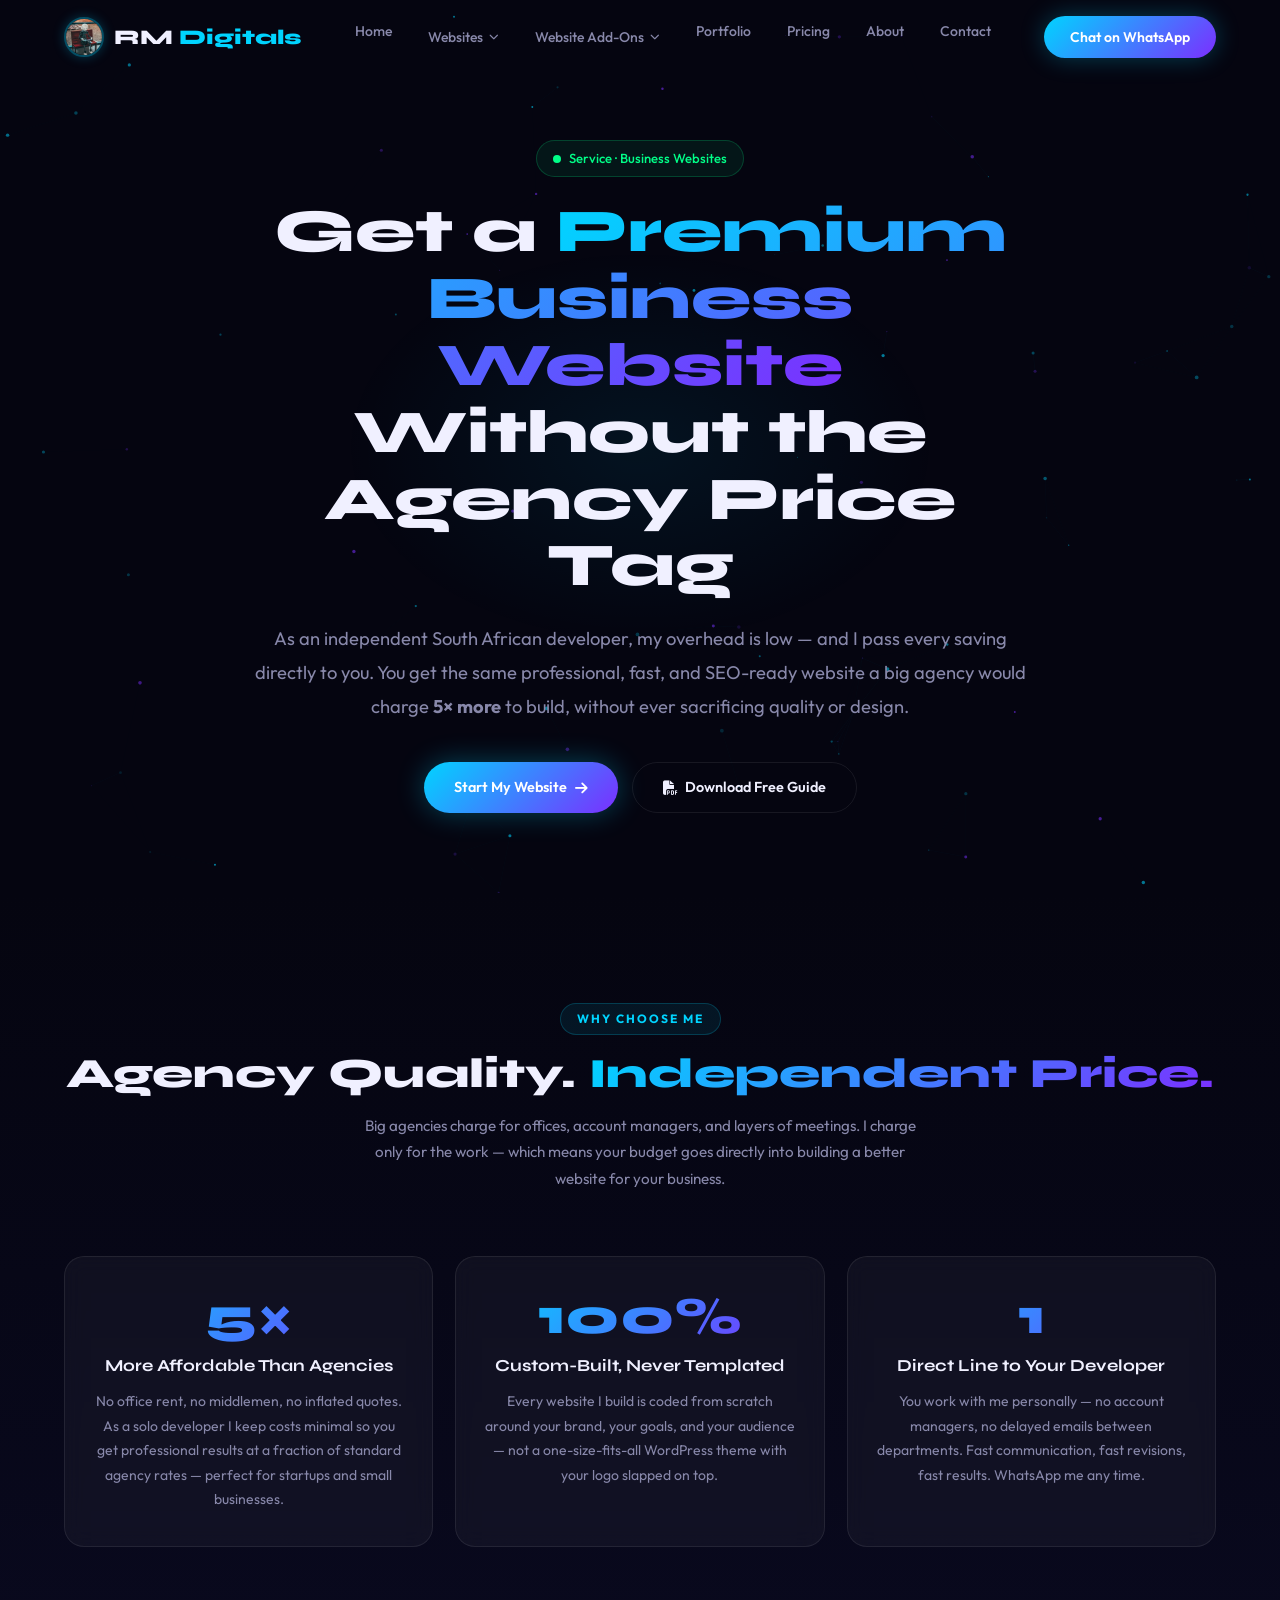
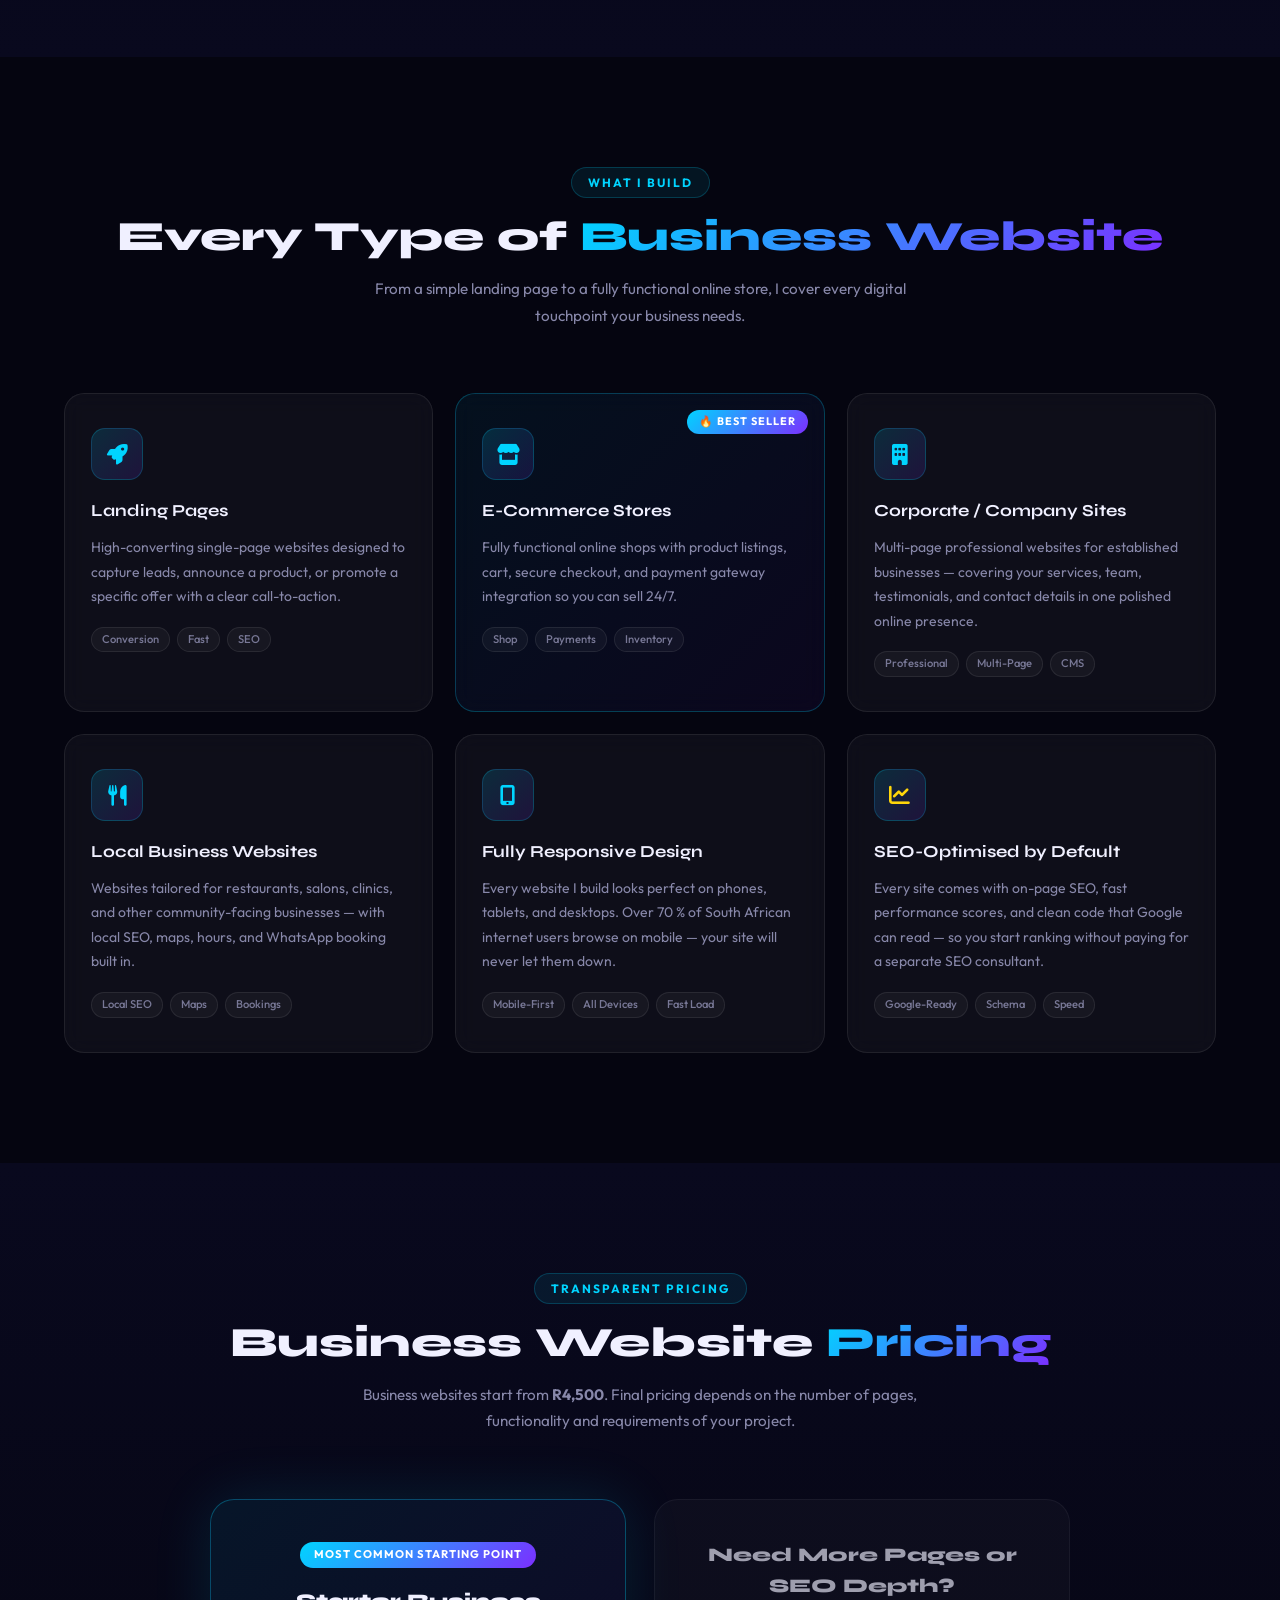
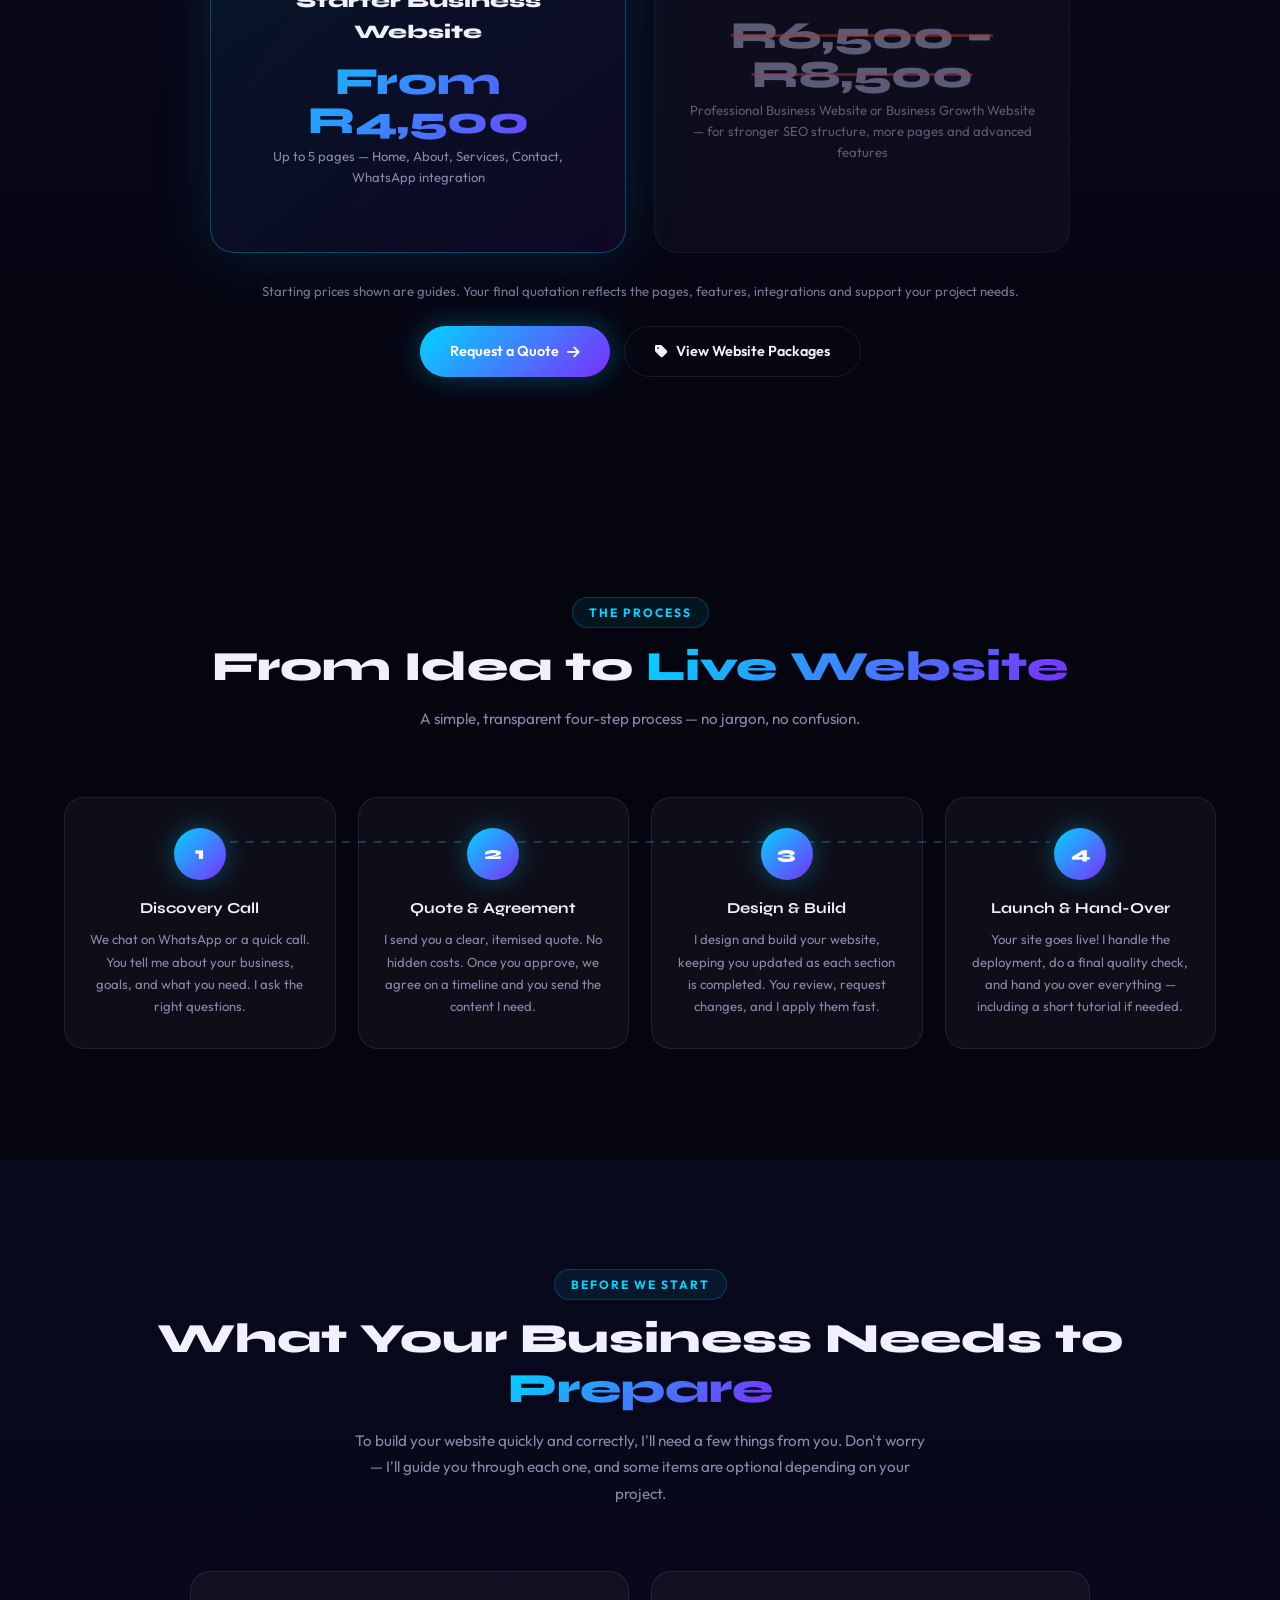
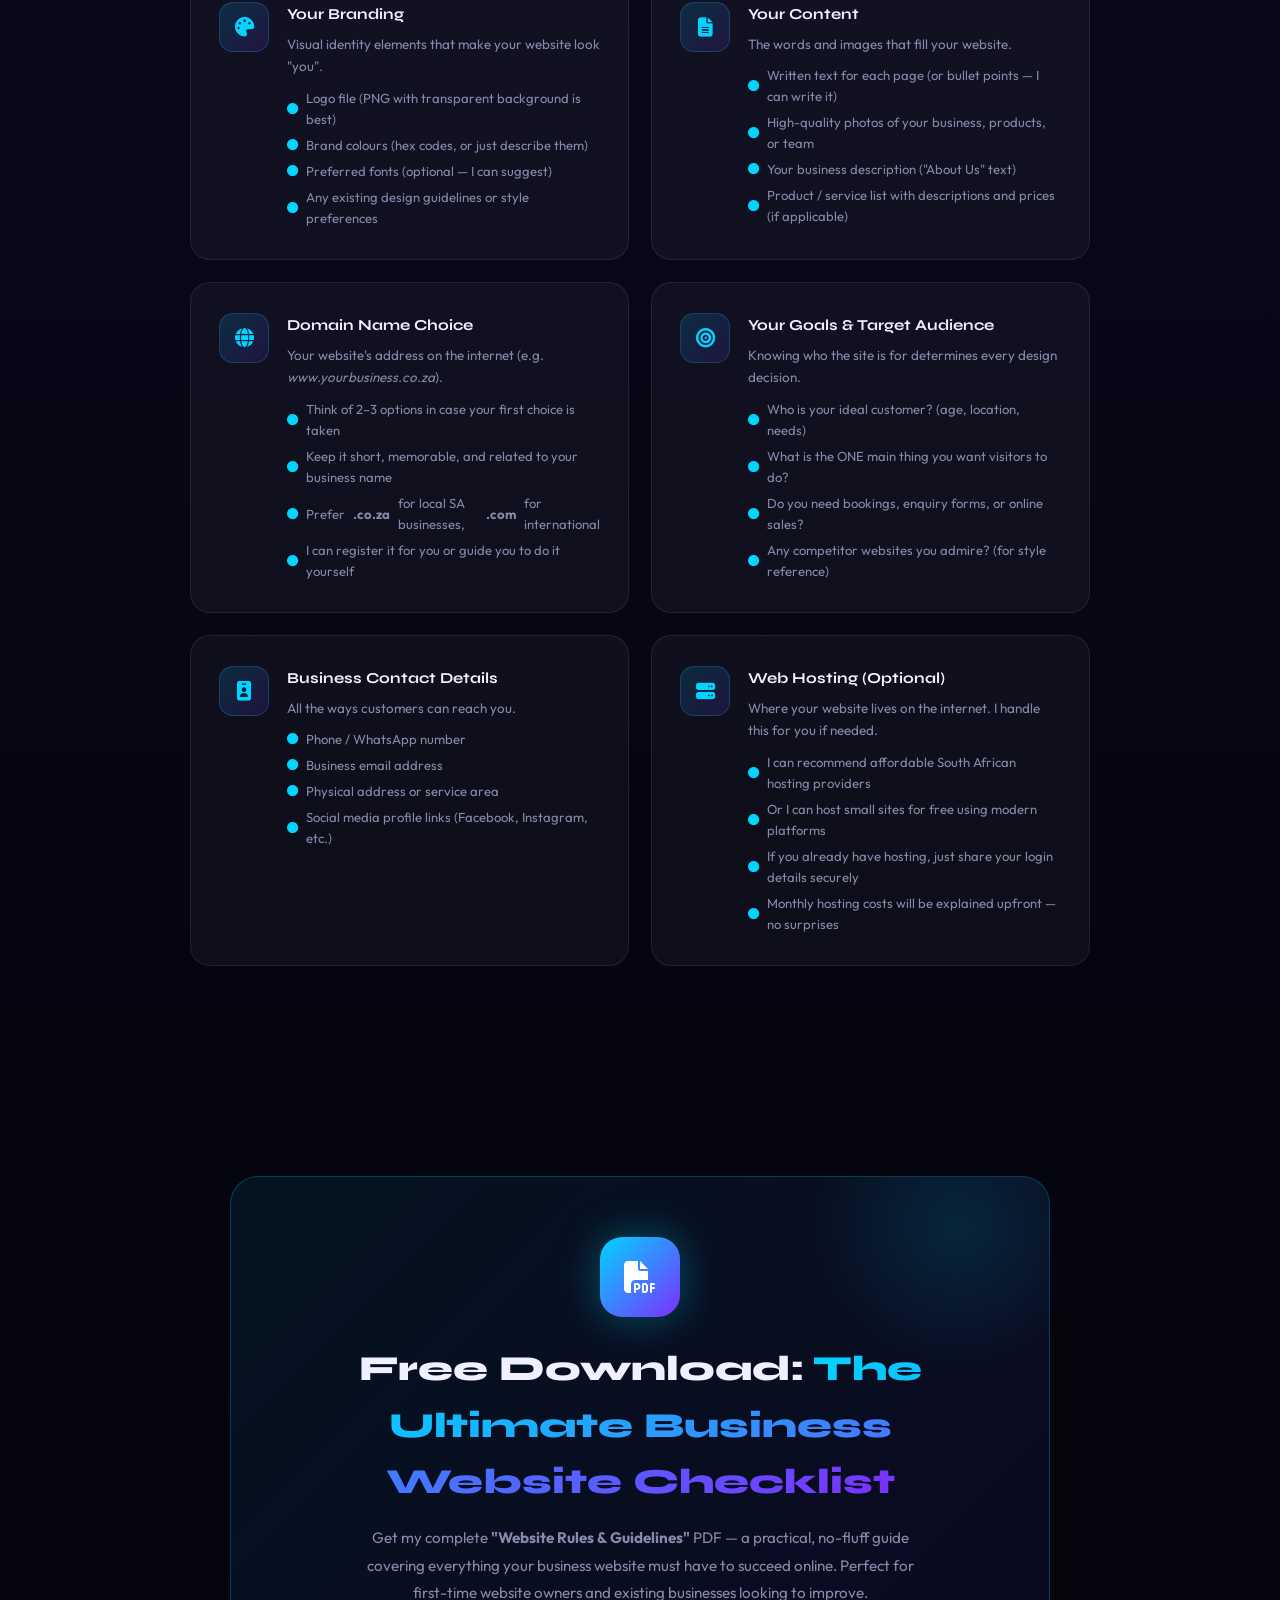
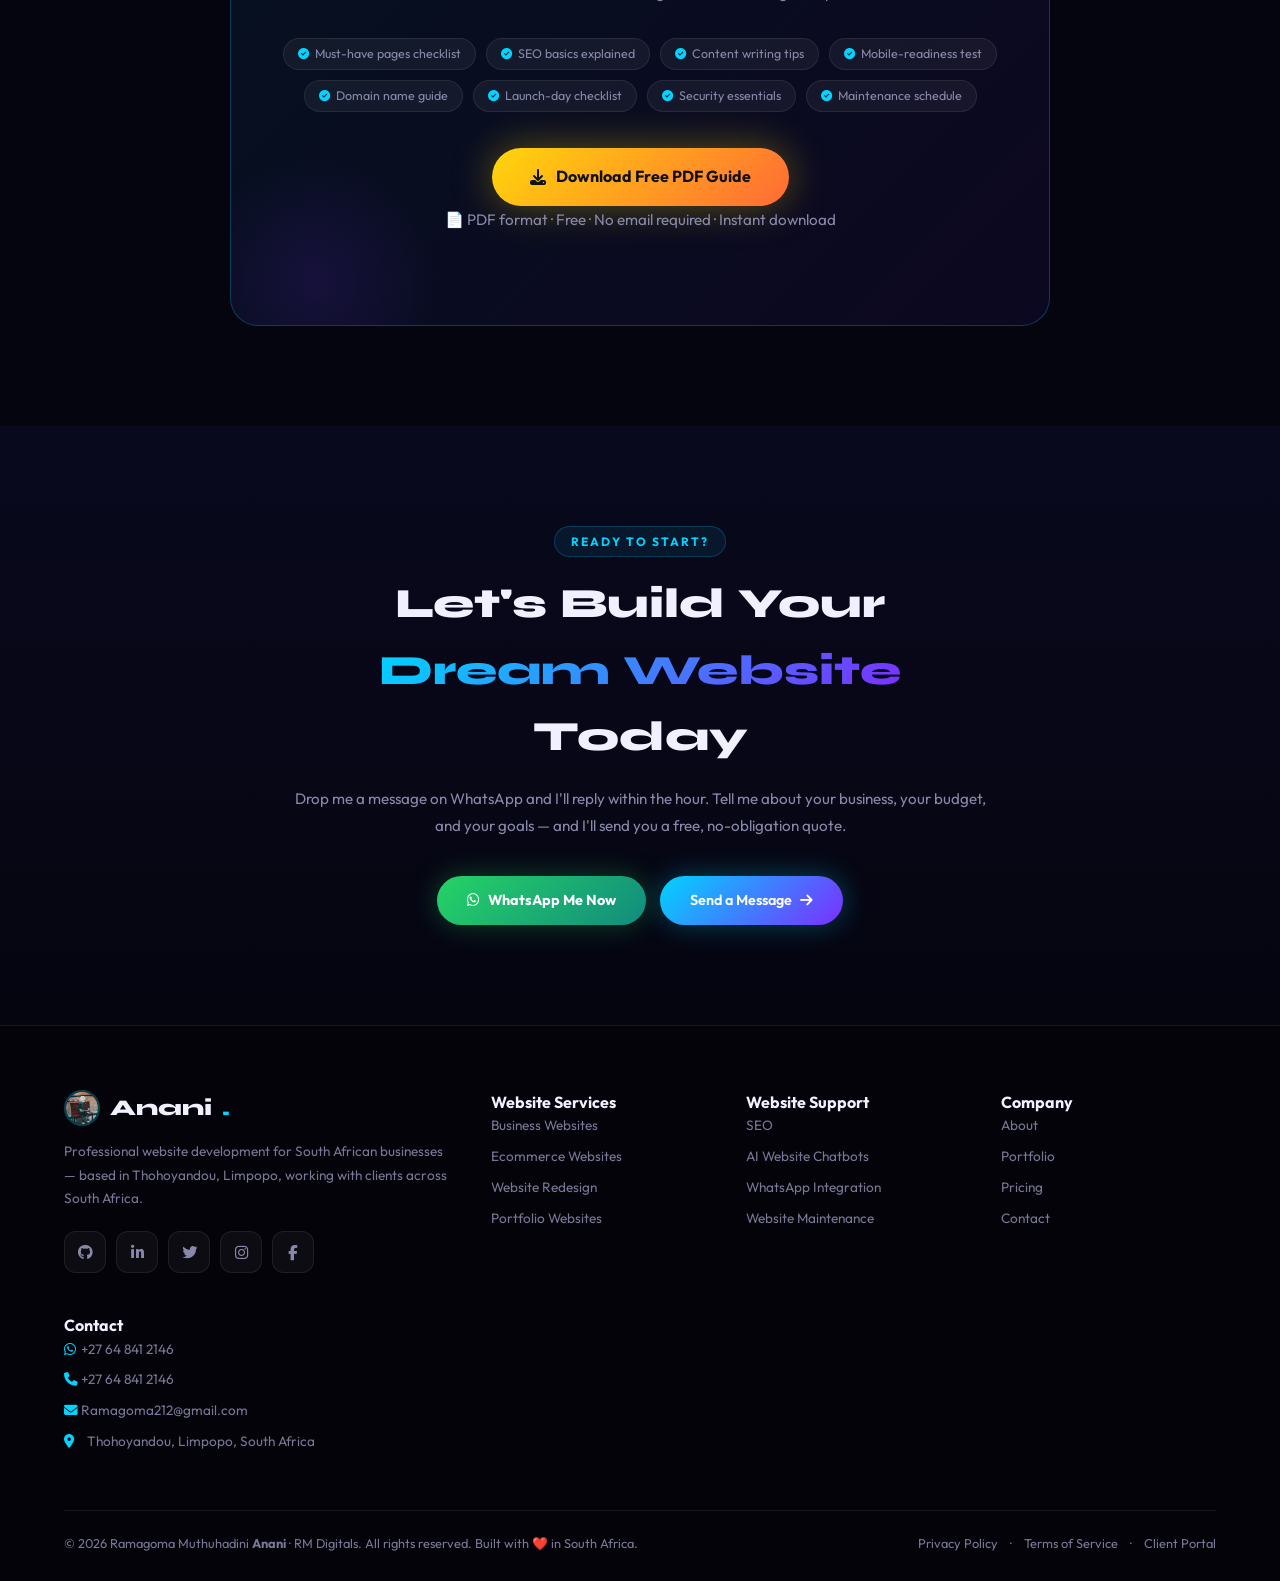
<file: business-websites.html>
<!DOCTYPE html>
<html lang="en">
<head>
    <meta charset="UTF-8" />
    <meta name="viewport" content="width=device-width, initial-scale=1.0" />
    <title>Business Websites | RM Digitals — Professional Websites for South African Businesses</title>
    <meta name="description" content="Affordable, professional business websites built by South African independent developer Anani RM. Agency quality at a fraction of the price." />

    <link rel="icon" type="image/x-icon" href="favicon.ico" sizes="any" />
    <link rel="icon" type="image/png" sizes="32x32" href="images/favicon-32.png" />
    <link rel="icon" type="image/png" sizes="48x48" href="images/favicon-48.png" />
    <link rel="apple-touch-icon" href="apple-touch-icon.png" />

    <link rel="canonical" href="https://rmdigitals.co.za/business-websites.html" />

    <!-- Open Graph -->
    <meta property="og:type" content="website" />
    <meta property="og:site_name" content="RM Digitals" />
    <meta property="og:title" content="Business Websites | RM Digitals — Professional Websites for South African Businesses" />
    <meta property="og:description" content="Affordable, professional business websites built by South African independent developer Anani RM. Agency quality at a fraction of the price." />
    <meta property="og:url" content="https://rmdigitals.co.za/business-websites.html" />
    <meta property="og:image" content="https://rmdigitals.co.za/images/og-image.jpg" />
    <meta property="og:image:width" content="1200" />
    <meta property="og:image:height" content="630" />
    <meta property="og:locale" content="en_ZA" />

    <!-- Twitter Card -->
    <meta name="twitter:card" content="summary_large_image" />
    <meta name="twitter:title" content="Business Websites | RM Digitals — Professional Websites for South African Businesses" />
    <meta name="twitter:description" content="Affordable, professional business websites built by South African independent developer Anani RM. Agency quality at a fraction of the price." />
    <meta name="twitter:image" content="https://rmdigitals.co.za/images/og-image.jpg" />


    <!-- Same Google Fonts as index.html -->
    <link rel="preconnect" href="https://fonts.googleapis.com" />
    <link rel="preconnect" href="https://fonts.gstatic.com" crossorigin />
    <link href="https://fonts.googleapis.com/css2?family=Syne:wght@400;600;700;800&family=Outfit:wght@300;400;500;600&display=swap" rel="stylesheet" />

    <!-- Same Font Awesome as index.html -->
    <link rel="stylesheet" href="https://cdnjs.cloudflare.com/ajax/libs/font-awesome/6.5.0/css/all.min.css" />

    <!-- Shared stylesheet — keeps every design token identical to the main page -->
    <link rel="stylesheet" href="style.css" />

    <!-- ============================================================
         PAGE-SPECIFIC STYLES
         Only adds new classes for this page.
         Never overrides or changes anything in style.css.
    ============================================================ -->
    <style>

        /* ── Page Hero (replaces the full-screen home hero for sub-pages) ── */
        .page-hero {
            min-height: 72vh;
            display: flex;
            align-items: center;
            justify-content: center;
            text-align: center;
            padding: 140px 24px 80px;
            position: relative;
            overflow: hidden;
        }

        .page-hero-content {
            max-width: 780px;
            z-index: 1;
        }

        .page-hero-content .hero-badge { justify-content: center; }

        .page-hero-title {
            font-family: var(--f-display);
            font-size: clamp(2.2rem, 5vw, 3.8rem);
            font-weight: 800;
            line-height: 1.1;
            margin-bottom: 22px;
            animation: fadeUp .7s .1s ease both;
        }

        .page-hero-subtitle {
            color: var(--text-mid);
            font-size: clamp(.95rem, 2vw, 1.15rem);
            line-height: 1.85;
            margin-bottom: 38px;
            animation: fadeUp .7s .2s ease both;
        }

        .page-hero-buttons {
            display: flex;
            gap: 14px;
            justify-content: center;
            flex-wrap: wrap;
            animation: fadeUp .7s .3s ease both;
        }

        /* Ambient glow blob behind the hero text */
        .page-hero::before {
            content: '';
            position: absolute;
            top: 50%;
            left: 50%;
            transform: translate(-50%, -50%);
            width: 600px;
            height: 400px;
            background: radial-gradient(ellipse, rgba(0,212,255,.07) 0%, transparent 70%);
            pointer-events: none;
            z-index: 0;
        }

        /* ── Section: value proposition ── */
        .value-section {
            background: linear-gradient(180deg, var(--bg-base) 0%, var(--bg-layer) 100%);
        }

        /* Big highlight number / stat used in the comparison row */
        .highlight-stat {
            font-family: var(--f-display);
            font-size: 2.8rem;
            font-weight: 800;
            background: var(--grad);
            -webkit-background-clip: text;
            -webkit-text-fill-color: transparent;
            background-clip: text;
            line-height: 1;
            display: block;
            margin-bottom: 6px;
        }

        /* Three-column reason cards — reuses .service-card base */
        .reason-grid {
            display: grid;
            grid-template-columns: repeat(3, 1fr);
            gap: 22px;
            margin-top: 0;
        }

        .reason-card {
            background: var(--bg-glass);
            border: 1px solid var(--border);
            border-radius: 20px;
            padding: 34px 28px;
            position: relative;
            overflow: hidden;
            transition: var(--t);
            backdrop-filter: blur(10px);
            text-align: center;
        }
        .reason-card:hover {
            transform: translateY(-8px);
            border-color: var(--border-glow);
            background: var(--bg-glass-hov);
        }
        .reason-card:hover .card-glow { opacity: 1; }

        .reason-number {
            font-family: var(--f-display);
            font-size: 3.2rem;
            font-weight: 800;
            background: var(--grad);
            -webkit-background-clip: text;
            -webkit-text-fill-color: transparent;
            background-clip: text;
            line-height: 1;
            margin-bottom: 10px;
        }

        .reason-card h3 {
            font-family: var(--f-display);
            font-size: 1.05rem;
            font-weight: 700;
            margin-bottom: 10px;
            color: var(--text-hi);
        }

        .reason-card p {
            font-size: .875rem;
            color: var(--text-mid);
            line-height: 1.75;
        }

        /* ── Section: what I build ── */
        .builds-section {
            background: var(--bg-base);
        }

        /* six-column tight grid of build-type cards */
        .build-grid {
            display: grid;
            grid-template-columns: repeat(3, 1fr);
            gap: 22px;
        }

        /* ── Pricing comparison ── */
        .pricing-section {
            background: linear-gradient(180deg, var(--bg-layer) 0%, var(--bg-base) 100%);
        }

        .pricing-grid {
            display: grid;
            grid-template-columns: 1fr 1fr;
            gap: 28px;
            max-width: 860px;
            margin: 0 auto;
        }

        /* Agency card — muted / "expensive" look */
        .price-card {
            background: var(--bg-glass);
            border: 1px solid var(--border);
            border-radius: 24px;
            padding: 40px 32px;
            text-align: center;
            position: relative;
            overflow: hidden;
            transition: var(--t);
        }

        .price-card.agency-card {
            opacity: .65;
        }

        /* Anani card — glowing "best value" look */
        .price-card.anani-card {
            border-color: rgba(0,212,255,.3);
            background: linear-gradient(135deg, rgba(0,212,255,.07), rgba(123,47,255,.07));
            box-shadow: 0 0 60px rgba(0,212,255,.12);
        }

        .price-card-badge {
            display: inline-block;
            padding: 4px 14px;
            background: var(--grad);
            color: #fff;
            font-size: .7rem;
            font-weight: 700;
            text-transform: uppercase;
            letter-spacing: 1px;
            border-radius: 100px;
            margin-bottom: 18px;
        }

        .price-card h3 {
            font-family: var(--f-display);
            font-size: 1.2rem;
            font-weight: 800;
            margin-bottom: 8px;
        }

        .price-amount {
            font-family: var(--f-display);
            font-size: 2.4rem;
            font-weight: 800;
            line-height: 1;
            margin: 16px 0 6px;
        }

        .price-amount.agency-amount {
            color: var(--text-mid);
            text-decoration: line-through;
            text-decoration-color: rgba(255,80,80,.5);
        }

        .price-amount.anani-amount {
            background: var(--grad);
            -webkit-background-clip: text;
            -webkit-text-fill-color: transparent;
            background-clip: text;
        }

        .price-note {
            font-size: .82rem;
            color: var(--text-muted, var(--text-mid));
            margin-bottom: 24px;
        }

        .price-features {
            list-style: none;
            text-align: left;
            display: flex;
            flex-direction: column;
            gap: 10px;
        }

        .price-features li {
            display: flex;
            align-items: center;
            gap: 10px;
            font-size: .875rem;
            color: var(--text-mid);
        }

        .price-features li i {
            font-size: .75rem;
            flex-shrink: 0;
        }
        .price-features li .fa-check { color: var(--green); }
        .price-features li .fa-times  { color: #ff5050; }

        /* ── Process steps ── */
        .process-section {
            background: var(--bg-base);
        }

        .steps-grid {
            display: grid;
            grid-template-columns: repeat(4, 1fr);
            gap: 22px;
            position: relative;
        }

        /* Dashed connector line between steps */
        .steps-grid::before {
            content: '';
            position: absolute;
            top: 44px;
            left: calc(12.5% + 22px);
            right: calc(12.5% + 22px);
            height: 2px;
            background: repeating-linear-gradient(
                90deg,
                rgba(0,212,255,.25) 0px,
                rgba(0,212,255,.25) 8px,
                transparent 8px,
                transparent 16px
            );
            z-index: 0;
            pointer-events: none;
        }

        .step-card {
            background: var(--bg-glass);
            border: 1px solid var(--border);
            border-radius: 20px;
            padding: 30px 22px;
            text-align: center;
            position: relative;
            z-index: 1;
            transition: var(--t);
        }
        .step-card:hover { transform: translateY(-6px); border-color: var(--border-glow); }

        .step-number {
            width: 52px; height: 52px;
            background: var(--grad);
            border-radius: 50%;
            display: flex;
            align-items: center;
            justify-content: center;
            font-family: var(--f-display);
            font-size: 1.1rem;
            font-weight: 800;
            color: #fff;
            margin: 0 auto 16px;
            box-shadow: 0 0 24px rgba(0,212,255,.3);
        }

        .step-card h3 {
            font-family: var(--f-display);
            font-size: .95rem;
            font-weight: 700;
            margin-bottom: 8px;
            color: var(--text-hi);
        }

        .step-card p {
            font-size: .82rem;
            color: var(--text-mid);
            line-height: 1.7;
        }

        /* ── Preparation checklist ── */
        .checklist-section {
            background: linear-gradient(180deg, var(--bg-layer) 0%, var(--bg-base) 100%);
        }

        .checklist-grid {
            display: grid;
            grid-template-columns: repeat(2, 1fr);
            gap: 22px;
            max-width: 900px;
            margin: 0 auto;
        }

        .checklist-card {
            background: var(--bg-glass);
            border: 1px solid var(--border);
            border-radius: 20px;
            padding: 30px 28px;
            display: flex;
            gap: 18px;
            align-items: flex-start;
            transition: var(--t);
            min-width: 0;
        }
        .checklist-card:hover {
            border-color: var(--border-glow);
            transform: translateY(-4px);
            background: var(--bg-glass-hov);
        }

        .checklist-icon {
            width: 50px; height: 50px;
            background: linear-gradient(135deg, rgba(0,212,255,.15), rgba(123,47,255,.15));
            border: 1px solid rgba(0,212,255,.2);
            border-radius: 14px;
            display: flex;
            align-items: center;
            justify-content: center;
            font-size: 1.2rem;
            color: var(--cyan);
            flex-shrink: 0;
        }

        .checklist-text {
            flex: 1;
            min-width: 0;
        }

        .checklist-text h3 {
            font-family: var(--f-display);
            font-size: .95rem;
            font-weight: 700;
            color: var(--text-hi);
            margin-bottom: 6px;
        }

        .checklist-text p {
            font-size: .84rem;
            color: var(--text-mid);
            line-height: 1.7;
        }

        .checklist-items {
            list-style: none;
            margin-top: 10px;
            display: flex;
            flex-direction: column;
            gap: 5px;
        }

        .checklist-items li {
            display: flex;
            align-items: center;
            gap: 8px;
            font-size: .82rem;
            color: var(--text-mid);
        }

        .checklist-items li i {
            color: var(--cyan);
            font-size: .7rem;
            flex-shrink: 0;
        }

        /* ── Download PDF section ── */
        .download-section {
            background: var(--bg-base);
            padding: 100px 0;
        }

        .download-wrapper {
            max-width: 820px;
            margin: 0 auto;
            text-align: center;
            background: linear-gradient(135deg, rgba(0,212,255,.07), rgba(123,47,255,.07));
            border: 1px solid rgba(0,212,255,.25);
            border-radius: 28px;
            padding: 60px 48px;
            position: relative;
            overflow: hidden;
        }

        /* Decorative glow orbs inside the download card */
        .download-wrapper::before,
        .download-wrapper::after {
            content: '';
            position: absolute;
            border-radius: 50%;
            pointer-events: none;
        }
        .download-wrapper::before {
            width: 300px; height: 300px;
            background: radial-gradient(circle, rgba(0,212,255,.12) 0%, transparent 70%);
            top: -100px; right: -60px;
        }
        .download-wrapper::after {
            width: 250px; height: 250px;
            background: radial-gradient(circle, rgba(123,47,255,.12) 0%, transparent 70%);
            bottom: -80px; left: -40px;
        }

        .download-icon {
            width: 80px; height: 80px;
            background: var(--grad);
            border-radius: 22px;
            display: flex;
            align-items: center;
            justify-content: center;
            font-size: 2rem;
            color: #fff;
            margin: 0 auto 24px;
            box-shadow: 0 0 40px rgba(0,212,255,.35);
            position: relative;
            z-index: 1;
            animation: floatY 3s ease-in-out infinite;
        }

        @keyframes floatY { 0%,100%{transform:translateY(0)} 50%{transform:translateY(-8px)} }

        .download-wrapper h2 {
            font-family: var(--f-display);
            font-size: clamp(1.6rem, 3vw, 2.2rem);
            font-weight: 800;
            margin-bottom: 14px;
            position: relative;
            z-index: 1;
        }

        .download-wrapper p {
            color: var(--text-mid);
            font-size: .95rem;
            line-height: 1.8;
            max-width: 560px;
            margin: 0 auto 32px;
            position: relative;
            z-index: 1;
        }

        /* What's inside the PDF — small tag pills */
        .pdf-contents {
            display: flex;
            gap: 10px;
            flex-wrap: wrap;
            justify-content: center;
            margin-bottom: 36px;
            position: relative;
            z-index: 1;
        }

        .pdf-tag {
            display: inline-flex;
            align-items: center;
            gap: 6px;
            padding: 5px 14px;
            background: rgba(255,255,255,.05);
            border: 1px solid var(--border);
            border-radius: 100px;
            font-size: .78rem;
            color: var(--text-mid);
        }

        .pdf-tag i { color: var(--cyan); font-size: .7rem; }

        /* The download button — gold gradient to stand out */
        .btn-download {
            display: inline-flex;
            align-items: center;
            gap: 10px;
            padding: 16px 38px;
            background: linear-gradient(135deg, #ffd60a, #ff6b35);
            color: #111;
            font-family: var(--f-body);
            font-weight: 700;
            font-size: 1rem;
            border: none;
            border-radius: 100px;
            cursor: pointer;
            text-decoration: none;
            position: relative;
            z-index: 1;
            overflow: hidden;
            box-shadow: 0 0 40px rgba(255,214,10,.35);
            transition: var(--t);
        }

        .btn-download::after {
            content: '';
            position: absolute;
            inset: 0;
            background: linear-gradient(135deg, #ff6b35, #ffd60a);
            opacity: 0;
            transition: var(--t);
        }

        .btn-download span, .btn-download i { position: relative; z-index: 1; }

        .btn-download:hover {
            transform: translateY(-4px);
            box-shadow: 0 0 60px rgba(255,214,10,.55);
        }
        .btn-download:hover::after { opacity: 1; }

        .download-note {
            font-size: .78rem;
            color: var(--text-lo);
            margin-top: 14px;
            position: relative;
            z-index: 1;
        }

        /* ── Final CTA strip ── */
        .cta-section {
            background: linear-gradient(180deg, var(--bg-layer) 0%, var(--bg-base) 100%);
            padding: 100px 0;
        }

        .cta-inner {
            text-align: center;
            max-width: 700px;
            margin: 0 auto;
        }

        .cta-inner h2 {
            font-family: var(--f-display);
            font-size: clamp(1.8rem, 3.5vw, 2.6rem);
            font-weight: 800;
            margin-bottom: 14px;
        }

        .cta-inner p {
            color: var(--text-mid);
            font-size: .95rem;
            line-height: 1.8;
            margin-bottom: 36px;
        }

        .cta-buttons {
            display: flex;
            gap: 14px;
            justify-content: center;
            flex-wrap: wrap;
        }

        /* Green WhatsApp button variant */
        .btn-whatsapp {
            display: inline-flex;
            align-items: center;
            gap: 8px;
            padding: 13px 30px;
            background: linear-gradient(135deg, #25D366, #128C7E);
            color: #fff;
            font-weight: 700;
            font-size: .9rem;
            border-radius: 100px;
            text-decoration: none;
            transition: var(--t);
            box-shadow: 0 0 28px rgba(37,211,102,.3);
            white-space: nowrap;
        }
        .btn-whatsapp:hover { transform: translateY(-3px); box-shadow: 0 0 48px rgba(37,211,102,.5); }

        /* ── Responsive overrides for this page ── */
        @media (max-width: 1024px) {
            .reason-grid  { grid-template-columns: repeat(2, 1fr); }
            .build-grid   { grid-template-columns: repeat(2, 1fr); }
            .steps-grid   { grid-template-columns: repeat(2, 1fr); }
            .steps-grid::before { display: none; }
        }

        @media (max-width: 768px) {
            .reason-grid    { grid-template-columns: 1fr; }
            .build-grid     { grid-template-columns: 1fr; }
            .pricing-grid   { grid-template-columns: 1fr; }
            .steps-grid     { grid-template-columns: 1fr; }
            .checklist-grid { grid-template-columns: 1fr; }
            .download-wrapper { padding: 40px 24px; }
            .page-hero      { padding: 120px 22px 60px; }
        }

    </style>

    <script type="application/ld+json">
{
    "@context": "https://schema.org",
    "@graph": [
        {
            "@type": "Service",
            "serviceType": "Business Website Development",
            "name": "Business Websites",
            "description": "Affordable, professional business websites built by South African independent developer Anani RM. Agency quality at a fraction of the price.",
            "url": "https://rmdigitals.co.za/business-websites.html",
            "provider": {
                "@id": "https://rmdigitals.co.za/#organization"
            },
            "areaServed": {
                "@type": "Country",
                "name": "South Africa"
            }
        },
        {
            "@type": "BreadcrumbList",
            "itemListElement": [
                {
                    "@type": "ListItem",
                    "position": 1,
                    "name": "Home",
                    "item": "https://rmdigitals.co.za/"
                },
                {
                    "@type": "ListItem",
                    "position": 2,
                    "name": "Websites",
                    "item": "https://rmdigitals.co.za/#services-websites"
                },
                {
                    "@type": "ListItem",
                    "position": 3,
                    "name": "Business Websites",
                    "item": "https://rmdigitals.co.za/business-websites.html"
                }
            ]
        }
    ]
}
    </script>
</head>
<body>

    <!-- ===== LOADING SCREEN — identical to index.html ===== -->
    <div id="loader">
        <div class="loader-inner">
            <div class="loader-avatar-wrap">
                <div class="loader-ring"></div>
                <img src="images/mylog.webp" alt="Anani RM" class="loader-logo-img" width="52" height="52" />
            </div>
            <div class="loader-logo">
                <span>Loading<span class="loader-dots">...</span></span>
            </div>
        </div>
    </div>

    <!-- ===== NAVIGATION — identical to index.html ===== -->
    <nav id="navbar">
        <div class="nav-container">

            <a href="index.html" class="nav-logo">
                <img src="images/mylog.webp" alt="RM Digitals — Anani Ramagoma, web developer in Thohoyandou, Limpopo" class="nav-logo-img" width="40" height="40" />
                <span class="nav-logo-text">RM<span class="accent"> Digitals</span></span>
            </a>

            <ul class="nav-links">
                <li><a href="index.html#home">Home</a></li>
                <li class="has-dropdown">
                    <a href="index.html#services-websites" class="dropdown-toggle" aria-haspopup="true" aria-expanded="false">Websites <i class="fas fa-chevron-down chevron"></i></a>
                    <ul class="dropdown-menu">
                        <li><a href="business-websites.html" class="active-link">Business Websites</a></li>
                        <li><a href="ecommerce-websites.html">Ecommerce Websites</a></li>
                        <li><a href="website-RedesingAndDesing.html">Website Redesign</a></li>
                        <li><a href="PortfolioWebsite.html">Portfolio Websites</a></li>
                    </ul>
                </li>
                <li class="has-dropdown">
                    <a href="index.html#enhance-website" class="dropdown-toggle" aria-haspopup="true" aria-expanded="false">Website Add-Ons <i class="fas fa-chevron-down chevron"></i></a>
                    <ul class="dropdown-menu">
                        <li><a href="SEO-Optimization.html">SEO</a></li>
                        <li><a href="chatbots.html">AI Website Chatbots</a></li>
                        <li><a href="WhatsAppIntegration.html">WhatsApp Integration</a></li>
                        <li><a href="pricing.html#maintenance">Website Maintenance</a></li>
                    </ul>
                </li>
                <li><a href="index.html#portfolio">Portfolio</a></li>
                <li><a href="pricing.html">Pricing</a></li>
                <li><a href="index.html#about">About</a></li>
                <li><a href="index.html#contact">Contact</a></li>
            </ul>

            <div class="nav-right">
                <a href="https://wa.me/27648412146?text=Hi%20Anani%2C%20I%27m%20interested%20in%20your%20website%20development%2C%20SEO%20or%20AI%20services%21"
                   target="_blank" rel="noopener noreferrer" class="nav-cta">Chat on WhatsApp</a>
                <button class="hamburger" id="hamburger" aria-label="Open menu" aria-expanded="false" aria-controls="mobileMenu">
                    <span></span>
                    <span></span>
                    <span></span>
                </button>
            </div>
        </div>
    </nav>

    <!-- Mobile Slide-Out Menu — identical to index.html -->
    <div class="mobile-menu" id="mobileMenu">
        <button class="mobile-close" id="mobileClose" aria-label="Close menu">
            <i class="fas fa-times"></i>
        </button>
        <ul>
            <li><a href="index.html#home" class="mobile-link">Home</a></li>

            <li class="mobile-group">
                <span class="mobile-group-label">Websites</span>
                <ul class="mobile-sublist">
                    <li><a href="business-websites.html" class="mobile-link">Business Websites</a></li>
                    <li><a href="ecommerce-websites.html" class="mobile-link">Ecommerce Websites</a></li>
                    <li><a href="website-RedesingAndDesing.html" class="mobile-link">Website Redesign</a></li>
                    <li><a href="PortfolioWebsite.html" class="mobile-link">Portfolio Websites</a></li>
                </ul>
            </li>

            <li class="mobile-group">
                <span class="mobile-group-label">Website Add-Ons</span>
                <ul class="mobile-sublist">
                    <li><a href="SEO-Optimization.html" class="mobile-link">SEO</a></li>
                    <li><a href="chatbots.html" class="mobile-link">AI Website Chatbots</a></li>
                    <li><a href="WhatsAppIntegration.html" class="mobile-link">WhatsApp Integration</a></li>
                    <li><a href="pricing.html#maintenance" class="mobile-link">Website Maintenance</a></li>
                </ul>
            </li>

            <li><a href="index.html#portfolio" class="mobile-link">Portfolio</a></li>
            <li><a href="pricing.html" class="mobile-link">Pricing</a></li>
            <li><a href="index.html#about" class="mobile-link">About</a></li>
            <li><a href="index.html#contact" class="mobile-link">Contact</a></li>
        </ul>
        <a href="https://wa.me/27648412146" target="_blank" class="mobile-whatsapp">
            <i class="fab fa-whatsapp"></i> Chat on WhatsApp
        </a>
    </div>
    <div class="menu-overlay" id="menuOverlay"></div>

    <!-- Shared particle canvas -->
    <canvas id="particleCanvas"></canvas>


    <!-- ============================================================
         PAGE HERO
         The "hook" — grabs attention the moment they land.
    ============================================================ -->
    <section class="page-hero">
        <div class="page-hero-content">

            <!-- Breadcrumb badge -->
            <div class="hero-badge">
                <span class="badge-dot"></span>
                Service · Business Websites
            </div>

            <h1 class="page-hero-title">
                Get a <span class="gradient-text">Premium Business Website</span><br>
                Without the Agency Price Tag
            </h1>

            <p class="page-hero-subtitle">
                As an independent South African developer, my overhead is low — and I pass
                every saving directly to you. You get the same professional, fast, and
                SEO-ready website a big agency would charge <strong>5× more</strong> to build,
                without ever sacrificing quality or design.
            </p>

            <div class="page-hero-buttons">
                <a href="#get-started" class="btn-primary">
                    <span>Start My Website</span>
                    <i class="fas fa-arrow-right"></i>
                </a>
                <a href="#download" class="btn-secondary">
                    <i class="fas fa-file-pdf"></i>
                    <span>Download Free Guide</span>
                </a>
            </div>

        </div>
    </section>


    <!-- ============================================================
         WHY CHOOSE ME  (Value Proposition)
         Three concrete reasons — each in a glowing card.
    ============================================================ -->
    <section class="value-section">
        <div class="container">

            <div class="section-header reveal">
                <span class="section-tag">Why Choose Me</span>
                <h2 class="section-title">Agency Quality. <span class="gradient-text">Independent Price.</span></h2>
                <p class="section-subtitle">
                    Big agencies charge for offices, account managers, and layers of meetings.
                    I charge only for the work — which means your budget goes directly into building
                    a better website for your business.
                </p>
            </div>

            <div class="reason-grid">

                <!-- Reason 1 -->
                <div class="reason-card reveal-card">
                    <div class="card-glow"></div>
                    <div class="reason-number">5×</div>
                    <h3>More Affordable Than Agencies</h3>
                    <p>
                        No office rent, no middlemen, no inflated quotes. As a solo developer
                        I keep costs minimal so you get professional results at a fraction of
                        standard agency rates — perfect for startups and small businesses.
                    </p>
                </div>

                <!-- Reason 2 -->
                <div class="reason-card reveal-card">
                    <div class="card-glow"></div>
                    <div class="reason-number">100%</div>
                    <h3>Custom-Built, Never Templated</h3>
                    <p>
                        Every website I build is coded from scratch around your brand, your
                        goals, and your audience — not a one-size-fits-all WordPress theme
                        with your logo slapped on top.
                    </p>
                </div>

                <!-- Reason 3 -->
                <div class="reason-card reveal-card">
                    <div class="card-glow"></div>
                    <div class="reason-number">1</div>
                    <h3>Direct Line to Your Developer</h3>
                    <p>
                        You work with me personally — no account managers, no delayed emails
                        between departments. Fast communication, fast revisions, fast results.
                        WhatsApp me any time.
                    </p>
                </div>

            </div>
        </div>
    </section>


    <!-- ============================================================
         WHAT I BUILD  (Service Catalogue)
         Six website types — each in a service-card style card.
    ============================================================ -->
    <section class="builds-section">
        <div class="container">

            <div class="section-header reveal">
                <span class="section-tag">What I Build</span>
                <h2 class="section-title">Every Type of <span class="gradient-text">Business Website</span></h2>
                <p class="section-subtitle">
                    From a simple landing page to a fully functional online store, I cover every
                    digital touchpoint your business needs.
                </p>
            </div>

            <div class="build-grid">

                <!-- Card 1 -->
                <div class="service-card reveal-card">
                    <div class="card-glow"></div>
                    <div class="service-icon"><i class="fas fa-rocket"></i></div>
                    <h3>Landing Pages</h3>
                    <p>
                        High-converting single-page websites designed to capture leads, announce
                        a product, or promote a specific offer with a clear call-to-action.
                    </p>
                    <div class="service-tags">
                        <span>Conversion</span><span>Fast</span><span>SEO</span>
                    </div>
                </div>

                <!-- Card 2 -->
                <div class="service-card featured-service reveal-card">
                    <div class="card-glow"></div>
                    <div class="featured-label">🔥 Best Seller</div>
                    <div class="service-icon"><i class="fas fa-store"></i></div>
                    <h3>E-Commerce Stores</h3>
                    <p>
                        Fully functional online shops with product listings, cart, secure
                        checkout, and payment gateway integration so you can sell 24/7.
                    </p>
                    <div class="service-tags">
                        <span>Shop</span><span>Payments</span><span>Inventory</span>
                    </div>
                </div>

                <!-- Card 3 -->
                <div class="service-card reveal-card">
                    <div class="card-glow"></div>
                    <div class="service-icon"><i class="fas fa-building"></i></div>
                    <h3>Corporate / Company Sites</h3>
                    <p>
                        Multi-page professional websites for established businesses — covering
                        your services, team, testimonials, and contact details in one polished
                        online presence.
                    </p>
                    <div class="service-tags">
                        <span>Professional</span><span>Multi-Page</span><span>CMS</span>
                    </div>
                </div>

                <!-- Card 4 -->
                <div class="service-card reveal-card">
                    <div class="card-glow"></div>
                    <div class="service-icon"><i class="fas fa-utensils"></i></div>
                    <h3>Local Business Websites</h3>
                    <p>
                        Websites tailored for restaurants, salons, clinics, and other
                        community-facing businesses — with local SEO, maps, hours,
                        and WhatsApp booking built in.
                    </p>
                    <div class="service-tags">
                        <span>Local SEO</span><span>Maps</span><span>Bookings</span>
                    </div>
                </div>

                <!-- Card 5 -->
                <div class="service-card reveal-card">
                    <div class="card-glow"></div>
                    <div class="service-icon"><i class="fas fa-mobile-alt"></i></div>
                    <h3>Fully Responsive Design</h3>
                    <p>
                        Every website I build looks perfect on phones, tablets, and desktops.
                        Over 70 % of South African internet users browse on mobile — your
                        site will never let them down.
                    </p>
                    <div class="service-tags">
                        <span>Mobile-First</span><span>All Devices</span><span>Fast Load</span>
                    </div>
                </div>

                <!-- Card 6 -->
                <div class="service-card reveal-card">
                    <div class="card-glow"></div>
                    <div class="service-icon seo-icon"><i class="fas fa-chart-line"></i></div>
                    <h3>SEO-Optimised by Default</h3>
                    <p>
                        Every site comes with on-page SEO, fast performance scores, and clean
                        code that Google can read — so you start ranking without paying for
                        a separate SEO consultant.
                    </p>
                    <div class="service-tags">
                        <span>Google-Ready</span><span>Schema</span><span>Speed</span>
                    </div>
                </div>

            </div>
        </div>
    </section>


    <!-- ============================================================
         PRICING COMPARISON
         Side-by-side card showing agency cost vs my cost.
    ============================================================ -->
    <section class="pricing-section">
        <div class="container">

            <div class="section-header reveal">
                <span class="section-tag">Transparent Pricing</span>
                <h2 class="section-title">Business Website <span class="gradient-text">Pricing</span></h2>
                <p class="section-subtitle">
                    Business websites start from <strong>R4,500</strong>. Final pricing depends on the
                    number of pages, functionality and requirements of your project.
                </p>
            </div>

            <div class="pricing-grid reveal">

                <div class="price-card anani-card">
                    <div class="price-card-badge">Most Common Starting Point</div>
                    <h3>Starter Business Website</h3>
                    <div class="price-amount anani-amount">From R4,500</div>
                    <p class="price-note">Up to 5 pages — Home, About, Services, Contact, WhatsApp integration</p>
                </div>

                <div class="price-card agency-card">
                    <h3>Need More Pages or SEO Depth?</h3>
                    <div class="price-amount agency-amount">R6,500 – R8,500</div>
                    <p class="price-note">Professional Business Website or Business Growth Website — for stronger SEO structure, more pages and advanced features</p>
                </div>

            </div>

            <!-- Sub-note below the table -->
            <p style="text-align:center; color:var(--text-lo); font-size:.82rem; margin-top:28px;">
                Starting prices shown are guides. Your final quotation reflects the pages, features,
                integrations and support your project needs.
            </p>

            <div style="text-align:center; margin-top:24px; display:flex; gap:14px; justify-content:center; flex-wrap:wrap;">
                <a href="index.html?service=Business+Website#contact" class="btn-primary">
                    <span>Request a Quote</span>
                    <i class="fas fa-arrow-right"></i>
                </a>
                <a href="pricing.html#websites" class="btn-secondary">
                    <i class="fas fa-tag"></i>
                    <span>View Website Packages</span>
                </a>
            </div>

        </div>
    </section>


    <!-- ============================================================
         HOW IT WORKS  (4-step process)
    ============================================================ -->
    <section class="process-section" id="get-started">
        <div class="container">

            <div class="section-header reveal">
                <span class="section-tag">The Process</span>
                <h2 class="section-title">From Idea to <span class="gradient-text">Live Website</span></h2>
                <p class="section-subtitle">A simple, transparent four-step process — no jargon, no confusion.</p>
            </div>

            <div class="steps-grid">

                <div class="step-card reveal-card">
                    <div class="step-number">1</div>
                    <h3>Discovery Call</h3>
                    <p>
                        We chat on WhatsApp or a quick call. You tell me about your business,
                        goals, and what you need. I ask the right questions.
                    </p>
                </div>

                <div class="step-card reveal-card">
                    <div class="step-number">2</div>
                    <h3>Quote & Agreement</h3>
                    <p>
                        I send you a clear, itemised quote. No hidden costs. Once you approve,
                        we agree on a timeline and you send the content I need.
                    </p>
                </div>

                <div class="step-card reveal-card">
                    <div class="step-number">3</div>
                    <h3>Design & Build</h3>
                    <p>
                        I design and build your website, keeping you updated as each section
                        is completed. You review, request changes, and I apply them fast.
                    </p>
                </div>

                <div class="step-card reveal-card">
                    <div class="step-number">4</div>
                    <h3>Launch & Hand-Over</h3>
                    <p>
                        Your site goes live! I handle the deployment, do a final quality check,
                        and hand you over everything — including a short tutorial if needed.
                    </p>
                </div>

            </div>
        </div>
    </section>


    <!-- ============================================================
         PREPARATION CHECKLIST
         What businesses need to prepare before we start.
    ============================================================ -->
    <section class="checklist-section">
        <div class="container">

            <div class="section-header reveal">
                <span class="section-tag">Before We Start</span>
                <h2 class="section-title">What Your Business Needs to <span class="gradient-text">Prepare</span></h2>
                <p class="section-subtitle">
                    To build your website quickly and correctly, I'll need a few things from you.
                    Don't worry — I'll guide you through each one, and some items are optional
                    depending on your project.
                </p>
            </div>

            <div class="checklist-grid">

                <!-- Item 1: Branding -->
                <div class="checklist-card reveal-card">
                    <div class="checklist-icon"><i class="fas fa-palette"></i></div>
                    <div class="checklist-text">
                        <h3>Your Branding</h3>
                        <p>Visual identity elements that make your website look "you".</p>
                        <ul class="checklist-items">
                            <li><i class="fas fa-circle"></i> Logo file (PNG with transparent background is best)</li>
                            <li><i class="fas fa-circle"></i> Brand colours (hex codes, or just describe them)</li>
                            <li><i class="fas fa-circle"></i> Preferred fonts (optional — I can suggest)</li>
                            <li><i class="fas fa-circle"></i> Any existing design guidelines or style preferences</li>
                        </ul>
                    </div>
                </div>

                <!-- Item 2: Content -->
                <div class="checklist-card reveal-card">
                    <div class="checklist-icon"><i class="fas fa-file-alt"></i></div>
                    <div class="checklist-text">
                        <h3>Your Content</h3>
                        <p>The words and images that fill your website.</p>
                        <ul class="checklist-items">
                            <li><i class="fas fa-circle"></i> Written text for each page (or bullet points — I can write it)</li>
                            <li><i class="fas fa-circle"></i> High-quality photos of your business, products, or team</li>
                            <li><i class="fas fa-circle"></i> Your business description ("About Us" text)</li>
                            <li><i class="fas fa-circle"></i> Product / service list with descriptions and prices (if applicable)</li>
                        </ul>
                    </div>
                </div>

                <!-- Item 3: Domain -->
                <div class="checklist-card reveal-card">
                    <div class="checklist-icon"><i class="fas fa-globe"></i></div>
                    <div class="checklist-text">
                        <h3>Domain Name Choice</h3>
                        <p>Your website's address on the internet (e.g. <em>www.yourbusiness.co.za</em>).</p>
                        <ul class="checklist-items">
                            <li><i class="fas fa-circle"></i> Think of 2–3 options in case your first choice is taken</li>
                            <li><i class="fas fa-circle"></i> Keep it short, memorable, and related to your business name</li>
                            <li><i class="fas fa-circle"></i> Prefer <strong>.co.za</strong> for local SA businesses, <strong>.com</strong> for international</li>
                            <li><i class="fas fa-circle"></i> I can register it for you or guide you to do it yourself</li>
                        </ul>
                    </div>
                </div>

                <!-- Item 4: Goals -->
                <div class="checklist-card reveal-card">
                    <div class="checklist-icon"><i class="fas fa-bullseye"></i></div>
                    <div class="checklist-text">
                        <h3>Your Goals &amp; Target Audience</h3>
                        <p>Knowing who the site is for determines every design decision.</p>
                        <ul class="checklist-items">
                            <li><i class="fas fa-circle"></i> Who is your ideal customer? (age, location, needs)</li>
                            <li><i class="fas fa-circle"></i> What is the ONE main thing you want visitors to do?</li>
                            <li><i class="fas fa-circle"></i> Do you need bookings, enquiry forms, or online sales?</li>
                            <li><i class="fas fa-circle"></i> Any competitor websites you admire? (for style reference)</li>
                        </ul>
                    </div>
                </div>

                <!-- Item 5: Contact / Business Details -->
                <div class="checklist-card reveal-card">
                    <div class="checklist-icon"><i class="fas fa-id-badge"></i></div>
                    <div class="checklist-text">
                        <h3>Business Contact Details</h3>
                        <p>All the ways customers can reach you.</p>
                        <ul class="checklist-items">
                            <li><i class="fas fa-circle"></i> Phone / WhatsApp number</li>
                            <li><i class="fas fa-circle"></i> Business email address</li>
                            <li><i class="fas fa-circle"></i> Physical address or service area</li>
                            <li><i class="fas fa-circle"></i> Social media profile links (Facebook, Instagram, etc.)</li>
                        </ul>
                    </div>
                </div>

                <!-- Item 6: Hosting (optional) -->
                <div class="checklist-card reveal-card">
                    <div class="checklist-icon"><i class="fas fa-server"></i></div>
                    <div class="checklist-text">
                        <h3>Web Hosting (Optional)</h3>
                        <p>Where your website lives on the internet. I handle this for you if needed.</p>
                        <ul class="checklist-items">
                            <li><i class="fas fa-circle"></i> I can recommend affordable South African hosting providers</li>
                            <li><i class="fas fa-circle"></i> Or I can host small sites for free using modern platforms</li>
                            <li><i class="fas fa-circle"></i> If you already have hosting, just share your login details securely</li>
                            <li><i class="fas fa-circle"></i> Monthly hosting costs will be explained upfront — no surprises</li>
                        </ul>
                    </div>
                </div>

            </div>
        </div>
    </section>


    <!-- ============================================================
         PDF DOWNLOAD
         The star CTA of this page — the free business website guide.
    ============================================================ -->
    <section class="download-section" id="download">
        <div class="container">

            <div class="download-wrapper reveal">

                <div class="download-icon">
                    <i class="fas fa-file-pdf"></i>
                </div>

                <h2>
                    Free Download: <span class="gradient-text">The Ultimate Business Website Checklist</span>
                </h2>

                <p>
                    Get my complete <strong>"Website Rules &amp; Guidelines"</strong> PDF — a practical,
                    no-fluff guide covering everything your business website must have to succeed online.
                    Perfect for first-time website owners and existing businesses looking to improve.
                </p>

                <!-- Sneak peek of what's inside -->
                <div class="pdf-contents">
                    <span class="pdf-tag"><i class="fas fa-check-circle"></i> Must-have pages checklist</span>
                    <span class="pdf-tag"><i class="fas fa-check-circle"></i> SEO basics explained</span>
                    <span class="pdf-tag"><i class="fas fa-check-circle"></i> Content writing tips</span>
                    <span class="pdf-tag"><i class="fas fa-check-circle"></i> Mobile-readiness test</span>
                    <span class="pdf-tag"><i class="fas fa-check-circle"></i> Domain name guide</span>
                    <span class="pdf-tag"><i class="fas fa-check-circle"></i> Launch-day checklist</span>
                    <span class="pdf-tag"><i class="fas fa-check-circle"></i> Security essentials</span>
                    <span class="pdf-tag"><i class="fas fa-check-circle"></i> Maintenance schedule</span>
                </div>

                <!--
                    ✅ HOW TO LINK YOUR PDF:
                    1. Save your PDF in the same folder as this HTML file.
                    2. Name the file exactly:  website-rules-and-guidelines.pdf
                    3. The button below will automatically download it when clicked.
                    4. If you rename the file, update the href="..." below to match.
                -->
                <a href="documents/website-rules-and-guidelines.pdf" 
                    download="Website_Rules_and_Guidelines_by_Anani_RM.pdf" 
                    class="btn-download">
                    <i class="fas fa-download"></i>
                    <span>Download Free PDF Guide</span>
                </a>
 
                <p class="download-note">
                    📄 PDF format · Free · No email required · Instant download
                </p>

            </div>
        </div>
    </section>


    <!-- ============================================================
         FINAL CTA  — Push them to WhatsApp or the contact form.
    ============================================================ -->
    <section class="cta-section">
        <div class="container">
            <div class="cta-inner reveal">

                <span class="section-tag">Ready to Start?</span>

                <h2>
                    Let's Build Your <span class="gradient-text">Dream Website</span> Today
                </h2>

                <p>
                    Drop me a message on WhatsApp and I'll reply within the hour.
                    Tell me about your business, your budget, and your goals —
                    and I'll send you a free, no-obligation quote.
                </p>

                <div class="cta-buttons">
                    <a href="https://wa.me/27648412146?text=Hi%20Anani%2C%20I%20want%20a%20business%20website%20quote%20please"
                       target="_blank" class="btn-whatsapp">
                        <i class="fab fa-whatsapp"></i>
                        <span>WhatsApp Me Now</span>
                    </a>
                    <a href="index.html?service=Business+Website#contact" class="btn-primary">
                        <span>Send a Message</span>
                        <i class="fas fa-arrow-right"></i>
                    </a>
                </div>

            </div>
        </div>
    </section>


    <!-- ============================================================
         FOOTER — identical to index.html
    ============================================================ -->
    <footer class="footer">
        <div class="container">

            <div class="footer-grid">

                <!-- Brand column -->
                <div class="footer-brand">
                    <div class="footer-logo">
                        <img src="images/mylog.webp" alt="RM Digitals logo" class="footer-logo-img" width="36" height="36" loading="lazy" />
                        Anani<span class="accent">.</span>
                    </div>
                    <p>Professional website development for South African businesses — based in Thohoyandou, Limpopo, working with clients across South Africa.</p>
                    <div class="social-row">
                        <a href="https://github.com/ramagoma-glitch"
                           target="_blank" class="s-icon" aria-label="GitHub">
                            <i class="fab fa-github"></i>
                        </a>
                        <a href="https://www.linkedin.com/in/anani-ramagoma"
                           target="_blank" class="s-icon" aria-label="LinkedIn">
                            <i class="fab fa-linkedin-in"></i>
                        </a>
                        <a href="https://twitter.com/AnaniRamagoma"
                           target="_blank" class="s-icon" aria-label="Twitter/X">
                            <i class="fab fa-twitter"></i>
                        </a>
                        <a href="https://www.instagram.com/anani.rm"
                           target="_blank" class="s-icon" aria-label="Instagram">
                            <i class="fab fa-instagram"></i>
                        </a>
                        <a href="https://www.facebook.com/AnaniRM"
                           target="_blank" class="s-icon facebook-icon" aria-label="Facebook">
                            <i class="fab fa-facebook-f"></i>
                        </a>
                    </div>
                </div>

                <!-- Website Services -->
                <div class="footer-col">
                    <h4>Website Services</h4>
                    <ul>
                        <li><a href="business-websites.html">Business Websites</a></li>
                        <li><a href="ecommerce-websites.html">Ecommerce Websites</a></li>
                        <li><a href="website-RedesingAndDesing.html">Website Redesign</a></li>
                        <li><a href="PortfolioWebsite.html">Portfolio Websites</a></li>
                    </ul>
                </div>

                <!-- Website Support -->
                <div class="footer-col">
                    <h4>Website Support</h4>
                    <ul>
                        <li><a href="SEO-Optimization.html">SEO</a></li>
                        <li><a href="chatbots.html">AI Website Chatbots</a></li>
                        <li><a href="WhatsAppIntegration.html">WhatsApp Integration</a></li>
                        <li><a href="pricing.html#maintenance">Website Maintenance</a></li>
                    </ul>
                </div>

                <!-- Company -->
                <div class="footer-col">
                    <h4>Company</h4>
                    <ul>
                        <li><a href="index.html#about">About</a></li>
                        <li><a href="index.html#portfolio">Portfolio</a></li>
                        <li><a href="pricing.html">Pricing</a></li>
                        <li><a href="index.html#contact">Contact</a></li>
                    </ul>
                </div>

                <!-- Contact -->
                <div class="footer-col">
                    <h4>Contact</h4>
                    <p><a href="https://wa.me/27648412146" target="_blank"><i class="fab fa-whatsapp"></i> +27 64 841 2146</a></p>
                    <p><a href="tel:+27648412146"><i class="fas fa-phone"></i> +27 64 841 2146</a></p>
                    <p><a href="mailto:ramagoma212@gmail.com"><i class="fas fa-envelope"></i> Ramagoma212@gmail.com</a></p>
                    <p><i class="fas fa-map-marker-alt"></i>Thohoyandou, Limpopo, South Africa</p>
                </div>

            </div><!-- /.footer-grid -->

            <div class="footer-bottom">
                <p>&copy; <span id="currentYear"></span> Ramagoma Muthuhadini <b>Anani</b> · RM Digitals. All rights reserved. Built with ❤️ in South Africa.</p>
                <div class="footer-legal">
                    <a href="documents/privacy.pdf" target="_blank">Privacy Policy</a>
                    <span>·</span>
                    <a href="documents/terms.pdf" target="_blank">Terms of Service</a>
                    <span>·</span>
                    <a href="client-portal.html">Client Portal</a>
                </div>
            </div>

        </div>
    </footer>

    <!-- Back-to-top button — identical to index.html -->
    <button id="backToTop" aria-label="Back to top">
        <i class="fas fa-chevron-up"></i>
    </button>

    <!-- ============================================================
         MOBILE STICKY CONTACT BAR — mobile only (hidden ≥768px).
         Three actions max, per Milestone 16: Call, WhatsApp (normal
         business number), Get Quote. Never uses the AI WhatsApp
         assistant number here — that stays its own separately
         labelled feature.
    ============================================================ -->
    <nav class="mobile-sticky-bar" aria-label="Quick contact actions">
        <a href="tel:+27648412146" class="sticky-bar-item" aria-label="Call RM Digitals">
            <i class="fas fa-phone"></i>
            <span>Call</span>
        </a>
        <a href="https://wa.me/27648412146" target="_blank" rel="noopener noreferrer" class="sticky-bar-item" aria-label="WhatsApp RM Digitals">
            <i class="fab fa-whatsapp"></i>
            <span>WhatsApp</span>
        </a>
        <a href="index.html#contact" class="sticky-bar-item sticky-bar-cta" aria-label="Get a website quote">
            <i class="fas fa-paper-plane"></i>
            <span>Get Quote</span>
        </a>
    </nav>

    <!--
        ✅ SHARED SCRIPT:
        Uses the exact same script.js as index.html.
        All features (loader, particles, nav, scroll reveal,
        mobile menu, back-to-top) work automatically.
    -->
    <script src="script.js"></script>

</body>
</html>
</file>
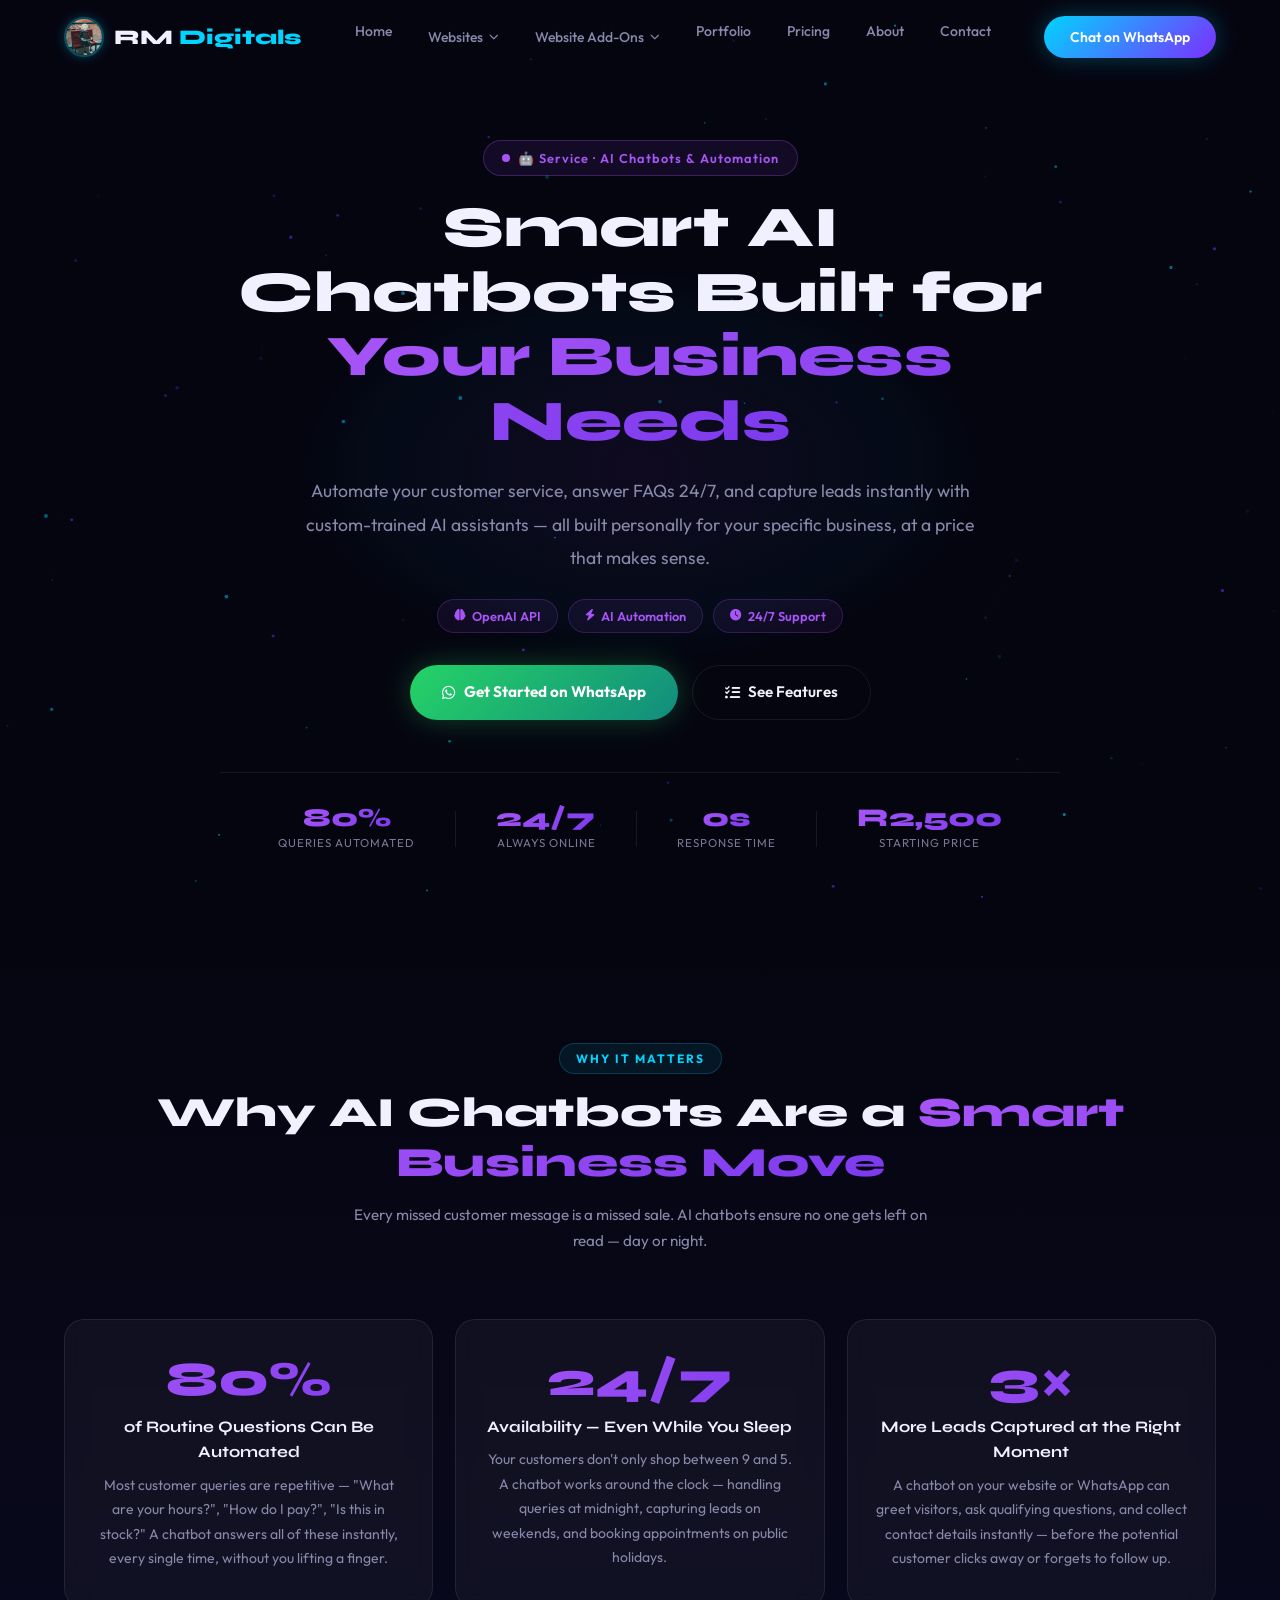
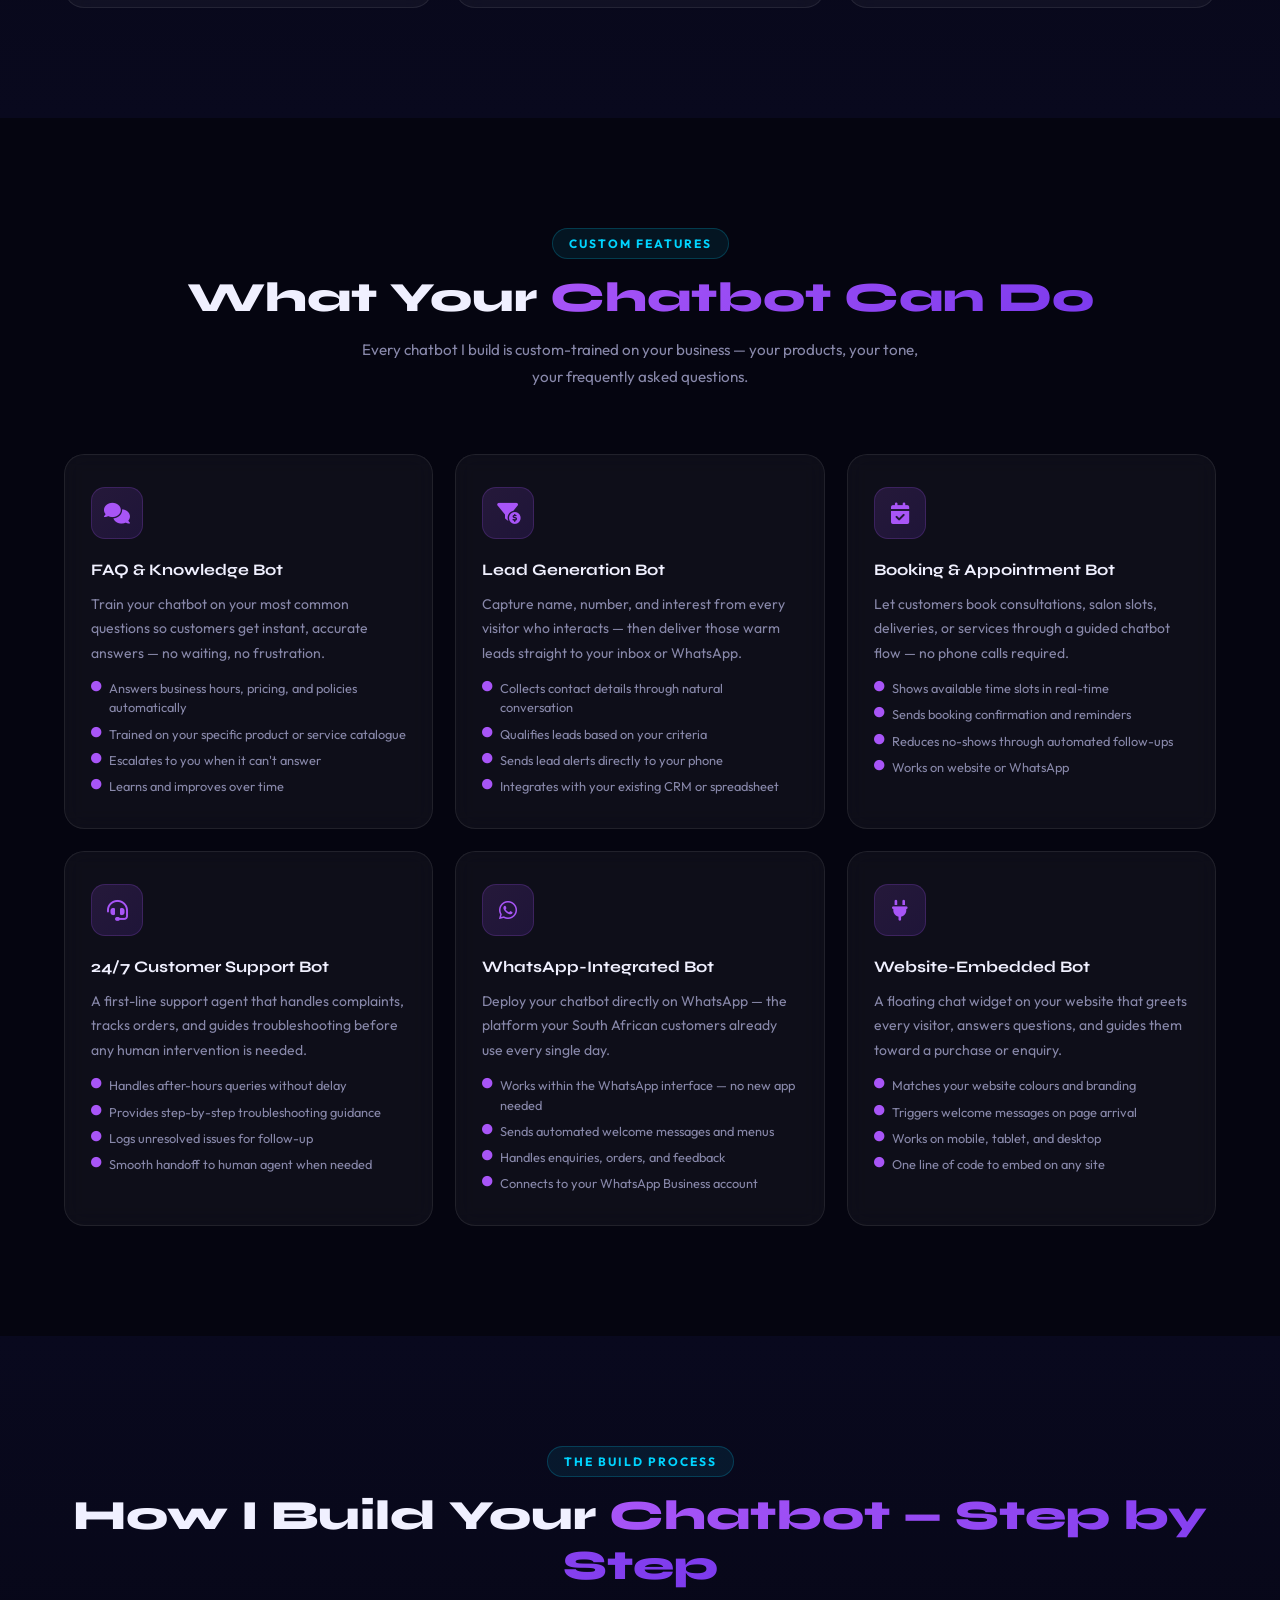
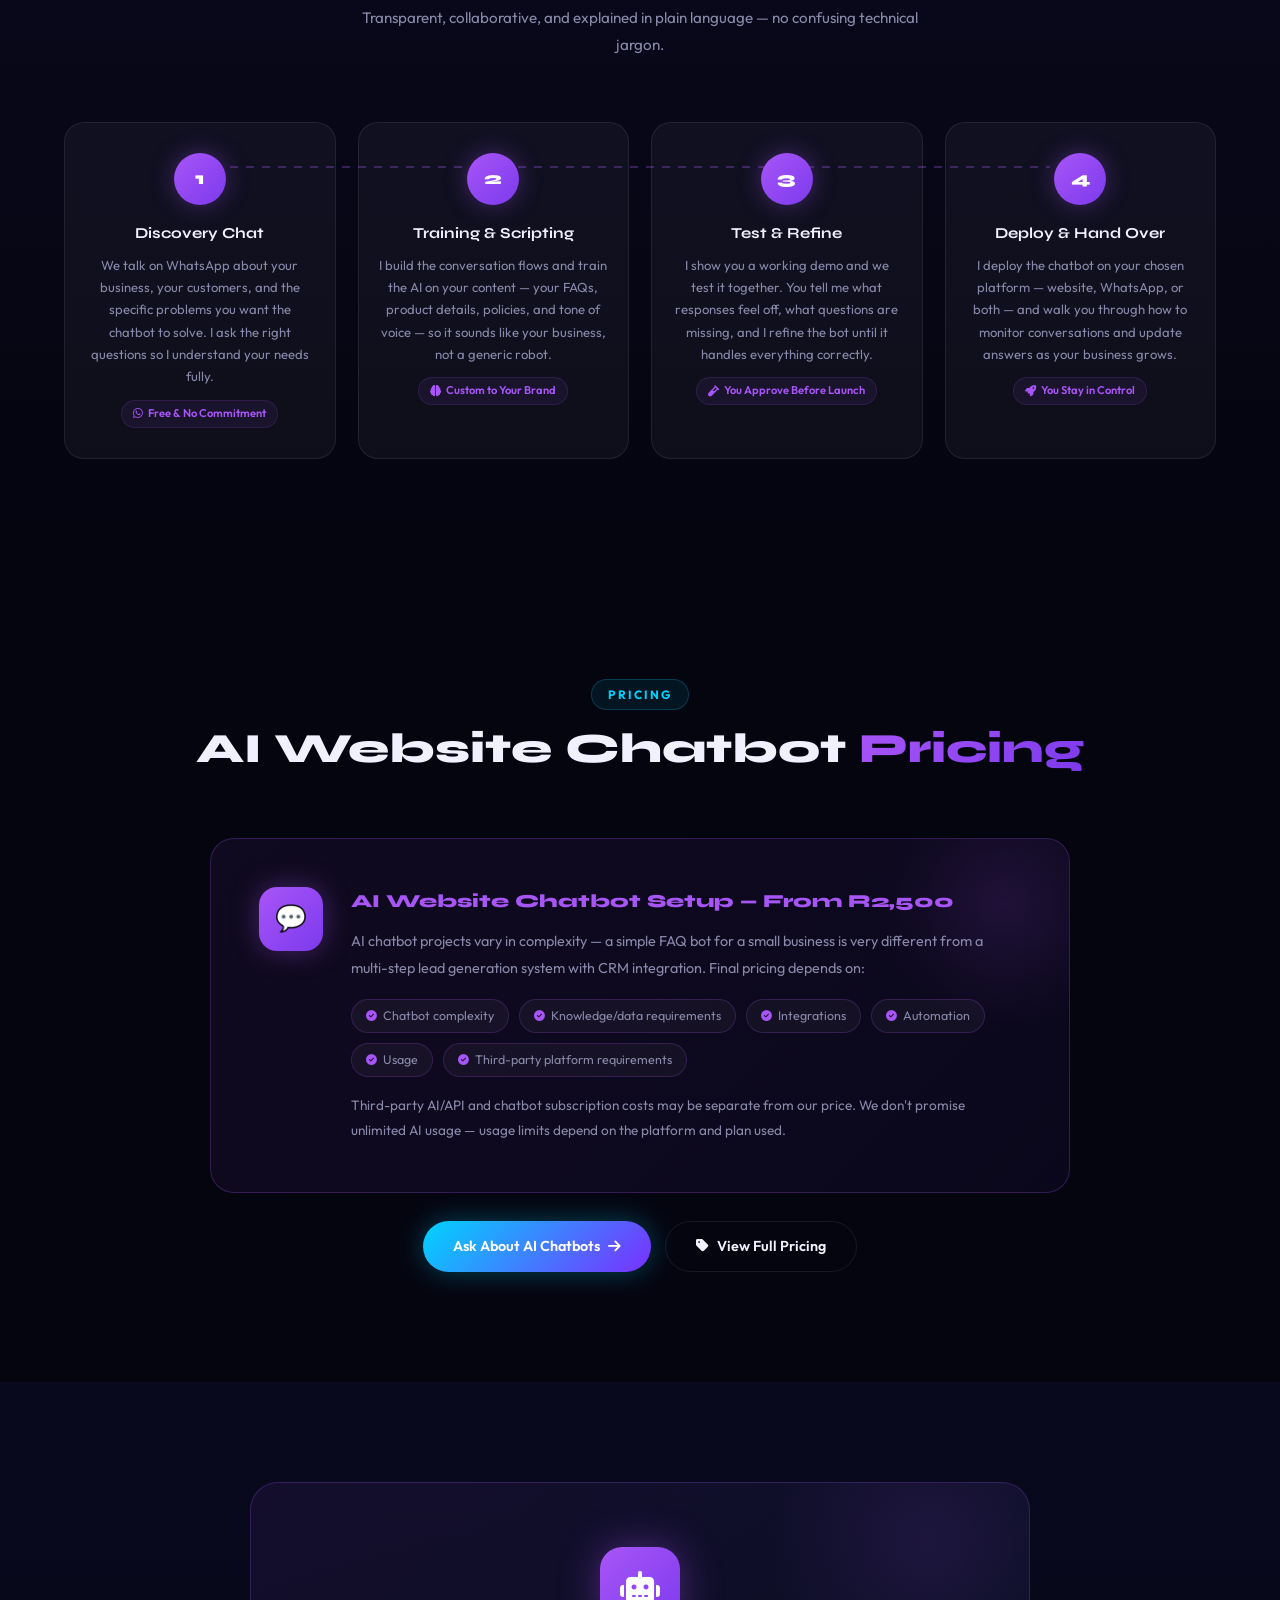
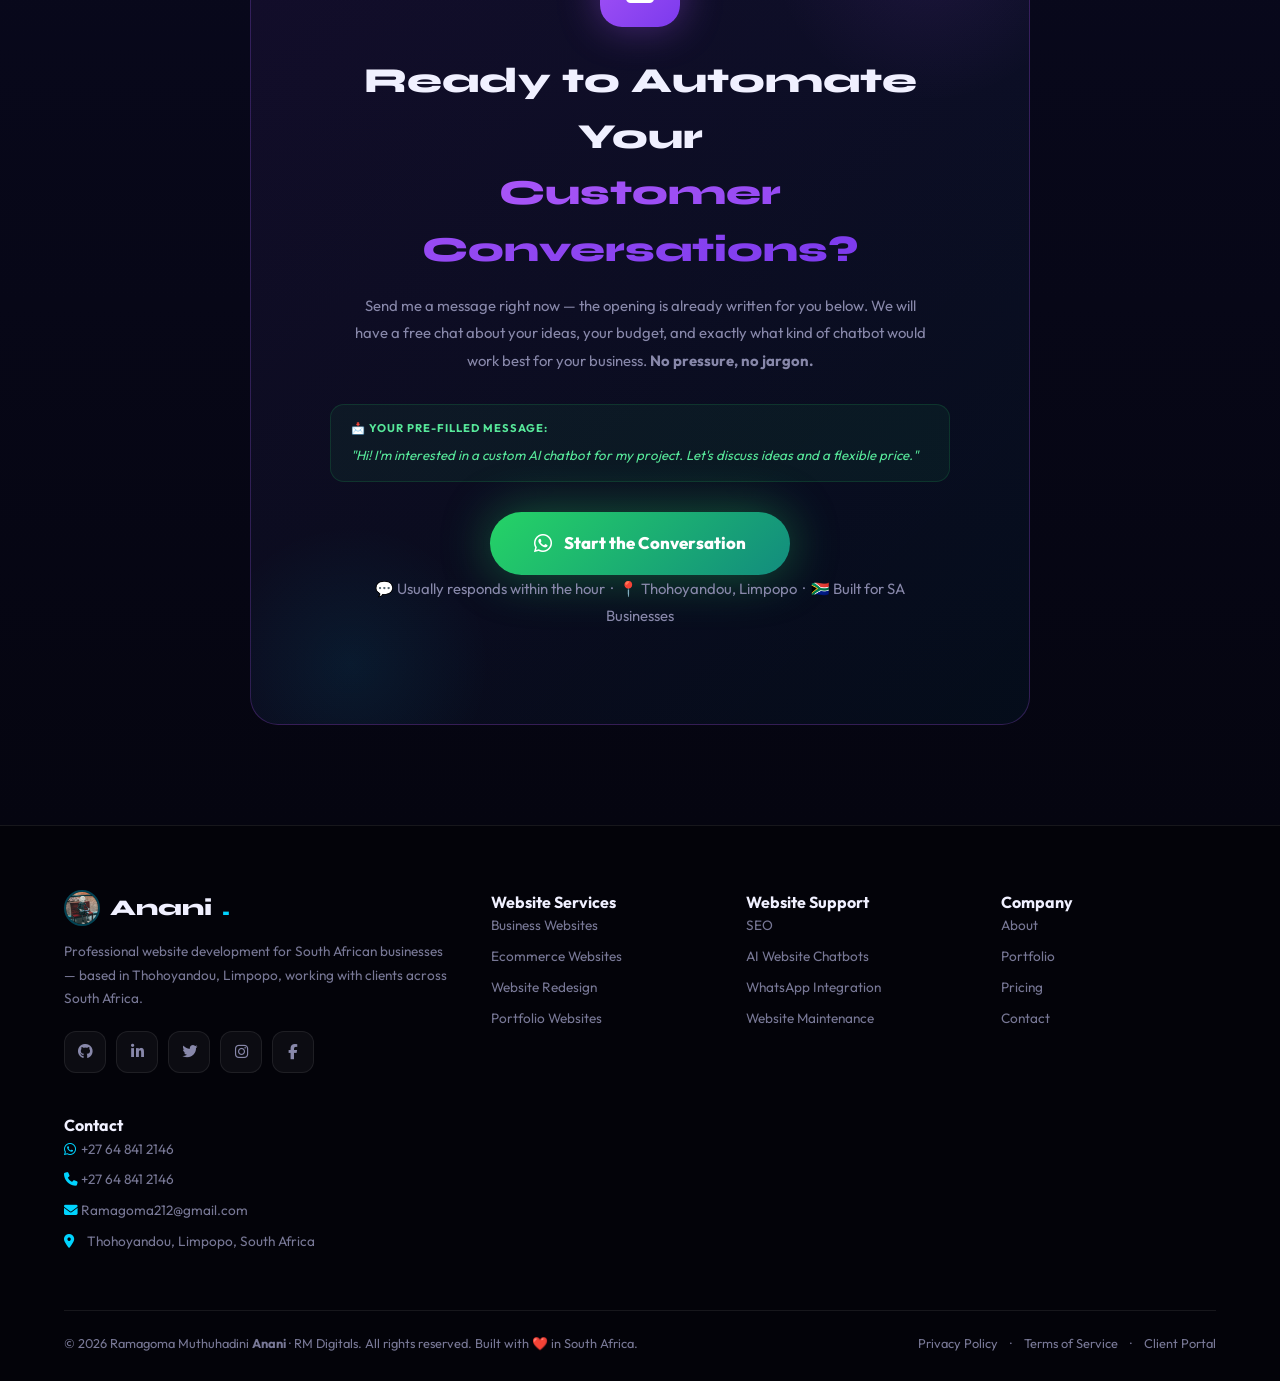
<file: chatbots.html>
<!DOCTYPE html>
<html lang="en">
<head>
    <meta charset="UTF-8" />
    <meta name="viewport" content="width=device-width, initial-scale=1.0" />
    <title>AI Chatbots | RM Digitals — Custom Chatbots for Your Business</title>
    <meta name="description" content="AI website chatbots for South African businesses — automate customer service, capture leads 24/7, and answer FAQs instantly. Starting from R2,500." />

    <link rel="icon" type="image/x-icon" href="favicon.ico" sizes="any" />
    <link rel="icon" type="image/png" sizes="32x32" href="images/favicon-32.png" />
    <link rel="icon" type="image/png" sizes="48x48" href="images/favicon-48.png" />
    <link rel="apple-touch-icon" href="apple-touch-icon.png" />

    <link rel="canonical" href="https://rmdigitals.co.za/chatbots.html" />

    <!-- Open Graph -->
    <meta property="og:type" content="website" />
    <meta property="og:site_name" content="RM Digitals" />
    <meta property="og:title" content="AI Chatbots | RM Digitals — Custom Chatbots for Your Business" />
    <meta property="og:description" content="AI website chatbots for South African businesses — automate customer service, capture leads 24/7, and answer FAQs instantly. Starting from R2,500." />
    <meta property="og:url" content="https://rmdigitals.co.za/chatbots.html" />
    <meta property="og:image" content="https://rmdigitals.co.za/images/og-image.jpg" />
    <meta property="og:image:width" content="1200" />
    <meta property="og:image:height" content="630" />
    <meta property="og:locale" content="en_ZA" />

    <!-- Twitter Card -->
    <meta name="twitter:card" content="summary_large_image" />
    <meta name="twitter:title" content="AI Chatbots | RM Digitals — Custom Chatbots for Your Business" />
    <meta name="twitter:description" content="AI website chatbots for South African businesses — automate customer service, capture leads 24/7, and answer FAQs instantly. Starting from R2,500." />
    <meta name="twitter:image" content="https://rmdigitals.co.za/images/og-image.jpg" />

    <link rel="preconnect" href="https://fonts.googleapis.com" />
    <link rel="preconnect" href="https://fonts.gstatic.com" crossorigin />
    <link href="https://fonts.googleapis.com/css2?family=Syne:wght@400;600;700;800&family=Outfit:wght@300;400;500;600&display=swap" rel="stylesheet" />
    <link rel="stylesheet" href="https://cdnjs.cloudflare.com/ajax/libs/font-awesome/6.5.0/css/all.min.css" />
    <link rel="stylesheet" href="style.css" />

    <style>
        /* ── AI Chatbots page — Electric Purple / Violet theme ─────────
           Purple = futuristic, intelligent, cutting-edge technology.
           Distinct from the other service page palettes.
        ──────────────────────────────────────────────────────────────── */
        :root {
            --bot-purple: #a855f7;
            --bot-violet: #7c3aed;
            --bot-pink:   #c084fc;
            --bot-dim:    rgba(168, 85, 247, .08);
            --grad-bot:   linear-gradient(135deg, #a855f7, #7c3aed);
        }

        /* ── Hero ────────────────────────────────────────────────────── */
        .page-hero {
            min-height: 75vh;
            display: flex;
            align-items: center;
            justify-content: center;
            text-align: center;
            padding: 140px 24px 80px;
            position: relative;
            overflow: hidden;
        }
        .page-hero::before {
            content: '';
            position: absolute;
            top: 50%; left: 50%;
            transform: translate(-50%, -50%);
            width: 700px; height: 400px;
            background: radial-gradient(ellipse, rgba(168,85,247,.07) 0%, rgba(0,212,255,.03) 55%, transparent 70%);
            pointer-events: none;
            z-index: 0;
        }
        .page-hero-content { max-width: 840px; z-index: 1; }

        /* Purple badge */
        .hero-badge-bot {
            display: inline-flex;
            align-items: center;
            gap: 8px;
            padding: 7px 18px;
            background: rgba(168,85,247,.09);
            border: 1px solid rgba(168,85,247,.28);
            color: var(--bot-purple);
            font-size: .8rem;
            font-weight: 600;
            letter-spacing: 1px;
            border-radius: 100px;
            margin-bottom: 20px;
            animation: fadeUp .7s ease both;
        }
        .badge-dot-bot {
            width: 8px; height: 8px;
            background: var(--bot-purple);
            border-radius: 50%;
            animation: pulseDotBot 2s ease infinite;
            flex-shrink: 0;
        }
        @keyframes pulseDotBot {
            0%,100% { box-shadow: 0 0 0 0 rgba(168,85,247,.5); }
            50%      { box-shadow: 0 0 0 7px rgba(168,85,247,0); }
        }

        .page-hero-title {
            font-family: var(--f-display);
            font-size: clamp(2rem, 4.5vw, 3.7rem);
            font-weight: 800;
            line-height: 1.12;
            margin-bottom: 20px;
            animation: fadeUp .7s .1s ease both;
        }
        .gradient-text-bot {
            background: var(--grad-bot);
            -webkit-background-clip: text;
            -webkit-text-fill-color: transparent;
            background-clip: text;
        }
        .page-hero-subtitle {
            color: var(--text-mid);
            font-size: clamp(.9rem, 1.8vw, 1.1rem);
            line-height: 1.9;
            max-width: 700px;
            margin: 0 auto 24px;
            animation: fadeUp .7s .2s ease both;
        }

        /* Tag pills row — new element unique to these pages */
        .hero-tag-pills {
            display: flex;
            gap: 10px;
            flex-wrap: wrap;
            justify-content: center;
            margin-bottom: 32px;
            animation: fadeUp .7s .25s ease both;
        }
        .hero-tag-pill {
            display: inline-flex;
            align-items: center;
            gap: 6px;
            padding: 6px 16px;
            background: rgba(168,85,247,.08);
            border: 1px solid rgba(168,85,247,.22);
            color: var(--bot-purple);
            border-radius: 100px;
            font-size: .8rem;
            font-weight: 600;
        }
        .hero-tag-pill i { font-size: .72rem; }

        .page-hero-buttons {
            display: flex;
            gap: 14px;
            justify-content: center;
            flex-wrap: wrap;
            animation: fadeUp .7s .3s ease both;
        }

        /* WhatsApp green CTA */
        .btn-whatsapp-hero {
            display: inline-flex;
            align-items: center;
            gap: 9px;
            padding: 14px 32px;
            background: linear-gradient(135deg, #25D366, #128C7E);
            color: #fff;
            font-family: var(--f-body);
            font-weight: 700;
            font-size: .95rem;
            border-radius: 100px;
            text-decoration: none;
            transition: var(--t);
            box-shadow: 0 0 30px rgba(37,211,102,.3);
            white-space: nowrap;
        }
        .btn-whatsapp-hero:hover { transform: translateY(-3px); box-shadow: 0 0 50px rgba(37,211,102,.5); }

        /* Ghost outline button */
        .btn-ghost {
            display: inline-flex;
            align-items: center;
            gap: 8px;
            padding: 14px 32px;
            background: transparent;
            color: var(--text-hi);
            font-family: var(--f-body);
            font-weight: 600;
            font-size: .95rem;
            border: 1px solid var(--border);
            border-radius: 100px;
            text-decoration: none;
            transition: var(--t);
            white-space: nowrap;
        }
        .btn-ghost:hover {
            border-color: var(--bot-purple);
            color: var(--bot-purple);
            background: rgba(168,85,247,.05);
            transform: translateY(-3px);
        }

        /* Trust stats bar */
        .trust-bar {
            display: flex;
            justify-content: center;
            align-items: center;
            gap: 40px;
            flex-wrap: wrap;
            margin-top: 52px;
            padding-top: 32px;
            border-top: 1px solid var(--border);
            animation: fadeUp .7s .4s ease both;
        }
        .trust-item { display: flex; flex-direction: column; align-items: center; gap: 4px; text-align: center; }
        .trust-num {
            font-family: var(--f-display);
            font-size: 1.6rem;
            font-weight: 800;
            background: var(--grad-bot);
            -webkit-background-clip: text;
            -webkit-text-fill-color: transparent;
            background-clip: text;
            line-height: 1;
        }
        .trust-label { font-size: .72rem; color: var(--text-lo); text-transform: uppercase; letter-spacing: 1px; }
        .trust-divider { width: 1px; height: 36px; background: var(--border); }

        /* ── Why Chatbots Matter ─────────────────────────────────────── */
        .why-section { background: linear-gradient(180deg, var(--bg-base) 0%, var(--bg-layer) 100%); }

        .stat-grid {
            display: grid;
            grid-template-columns: repeat(3, 1fr);
            gap: 22px;
        }

        .stat-card {
            background: var(--bg-glass);
            border: 1px solid var(--border);
            border-radius: 20px;
            padding: 36px 28px;
            text-align: center;
            position: relative;
            overflow: hidden;
            transition: var(--t);
            backdrop-filter: blur(10px);
        }
        .stat-card:hover { transform: translateY(-8px); border-color: rgba(168,85,247,.35); background: var(--bg-glass-hov); }
        .stat-card:hover .card-glow { opacity: 1; }

        .stat-big {
            font-family: var(--f-display);
            font-size: 3rem;
            font-weight: 800;
            background: var(--grad-bot);
            -webkit-background-clip: text;
            -webkit-text-fill-color: transparent;
            background-clip: text;
            line-height: 1;
            margin-bottom: 10px;
        }
        .stat-card h3 { font-family: var(--f-display); font-size: 1rem; font-weight: 700; margin-bottom: 8px; color: var(--text-hi); }
        .stat-card p  { font-size: .875rem; color: var(--text-mid); line-height: 1.75; }

        /* ── What Your Chatbot Can Do ────────────────────────────────── */
        .features-section { background: var(--bg-base); }

        .features-grid {
            display: grid;
            grid-template-columns: repeat(3, 1fr);
            gap: 22px;
        }

        .feature-card {
            background: var(--bg-glass);
            border: 1px solid var(--border);
            border-radius: 20px;
            padding: 32px 26px;
            position: relative;
            overflow: hidden;
            transition: var(--t);
            backdrop-filter: blur(10px);
        }
        .feature-card:hover { transform: translateY(-8px); border-color: rgba(168,85,247,.3); background: var(--bg-glass-hov); }
        .feature-card:hover .card-glow { opacity: 1; }

        .feature-icon {
            width: 52px; height: 52px;
            background: linear-gradient(135deg, rgba(168,85,247,.15), rgba(124,58,237,.15));
            border: 1px solid rgba(168,85,247,.2);
            border-radius: 14px;
            display: flex;
            align-items: center;
            justify-content: center;
            font-size: 1.3rem;
            color: var(--bot-purple);
            margin-bottom: 18px;
            transition: var(--t);
        }
        .feature-card:hover .feature-icon { transform: scale(1.1); }

        .feature-card h3 { font-family: var(--f-display); font-size: 1rem; font-weight: 700; margin-bottom: 9px; color: var(--text-hi); }
        .feature-card p  { font-size: .875rem; color: var(--text-mid); line-height: 1.75; margin-bottom: 14px; }

        .feature-list { list-style: none; display: flex; flex-direction: column; gap: 7px; }
        .feature-list li { display: flex; align-items: flex-start; gap: 8px; font-size: .8rem; color: var(--text-mid); line-height: 1.5; }
        .feature-list li i { color: var(--bot-purple); font-size: .65rem; margin-top: 3px; flex-shrink: 0; }

        /* ── Build Process ───────────────────────────────────────────── */
        .process-section { background: linear-gradient(180deg, var(--bg-layer) 0%, var(--bg-base) 100%); }

        .steps-grid {
            display: grid;
            grid-template-columns: repeat(4, 1fr);
            gap: 22px;
            position: relative;
        }
        .steps-grid::before {
            content: '';
            position: absolute;
            top: 44px;
            left: calc(12.5% + 22px);
            right: calc(12.5% + 22px);
            height: 2px;
            background: repeating-linear-gradient(90deg, rgba(168,85,247,.3) 0px, rgba(168,85,247,.3) 8px, transparent 8px, transparent 16px);
            z-index: 0;
            pointer-events: none;
        }
        .step-card {
            background: var(--bg-glass);
            border: 1px solid var(--border);
            border-radius: 20px;
            padding: 30px 20px;
            text-align: center;
            position: relative;
            z-index: 1;
            transition: var(--t);
        }
        .step-card:hover { transform: translateY(-6px); border-color: rgba(168,85,247,.3); background: var(--bg-glass-hov); }
        .step-number {
            width: 52px; height: 52px;
            background: var(--grad-bot);
            border-radius: 50%;
            display: flex;
            align-items: center;
            justify-content: center;
            font-family: var(--f-display);
            font-size: 1.1rem;
            font-weight: 800;
            color: #fff;
            margin: 0 auto 16px;
            box-shadow: 0 0 24px rgba(168,85,247,.35);
        }
        .step-card h3 { font-family: var(--f-display); font-size: .95rem; font-weight: 700; color: var(--text-hi); margin-bottom: 8px; }
        .step-card p  { font-size: .82rem; color: var(--text-mid); line-height: 1.7; }
        .step-detail-tag {
            display: inline-flex;
            align-items: center;
            gap: 5px;
            margin-top: 12px;
            padding: 4px 11px;
            background: rgba(168,85,247,.07);
            border: 1px solid rgba(168,85,247,.15);
            border-radius: 100px;
            font-size: .7rem;
            color: var(--bot-purple);
            font-weight: 600;
        }

        /* ── Pricing Note ────────────────────────────────────────────── */
        .pricing-note-section { background: var(--bg-base); }

        .pricing-note-card {
            max-width: 860px;
            margin: 0 auto;
            background: linear-gradient(135deg, rgba(168,85,247,.07), rgba(124,58,237,.05));
            border: 1px solid rgba(168,85,247,.25);
            border-radius: 24px;
            padding: 48px 48px;
            display: flex;
            gap: 28px;
            align-items: flex-start;
            position: relative;
            overflow: hidden;
        }
        .pricing-note-card::before {
            content: '';
            position: absolute;
            top: -60px; right: -60px;
            width: 250px; height: 250px;
            background: radial-gradient(circle, rgba(168,85,247,.12) 0%, transparent 70%);
            pointer-events: none;
        }

        .pn-icon {
            width: 64px; height: 64px;
            background: var(--grad-bot);
            border-radius: 18px;
            display: flex;
            align-items: center;
            justify-content: center;
            font-size: 1.6rem;
            flex-shrink: 0;
            box-shadow: 0 0 28px rgba(168,85,247,.35);
            position: relative;
            z-index: 1;
        }

        .pn-text { position: relative; z-index: 1; }
        .pn-text h3 { font-family: var(--f-display); font-size: 1.15rem; font-weight: 800; color: var(--bot-purple); margin-bottom: 12px; }
        .pn-text p  { font-size: .9rem; color: var(--text-mid); line-height: 1.85; }
        .pn-text strong { color: var(--text-hi); }

        .pn-pills { display: flex; gap: 10px; flex-wrap: wrap; margin-top: 18px; }
        .pn-pill {
            display: inline-flex;
            align-items: center;
            gap: 6px;
            padding: 6px 14px;
            background: var(--bg-glass);
            border: 1px solid rgba(168,85,247,.2);
            border-radius: 100px;
            font-size: .78rem;
            color: var(--text-mid);
        }
        .pn-pill i { color: var(--bot-purple); font-size: .68rem; }

        /* ── Final CTA ───────────────────────────────────────────────── */
        .final-cta-section { background: linear-gradient(180deg, var(--bg-layer) 0%, var(--bg-base) 100%); padding: 100px 0; }

        .final-cta-wrap {
            max-width: 780px;
            margin: 0 auto;
            text-align: center;
            background: linear-gradient(135deg, rgba(168,85,247,.07), rgba(0,212,255,.04));
            border: 1px solid rgba(168,85,247,.25);
            border-radius: 28px;
            padding: 64px 48px;
            position: relative;
            overflow: hidden;
        }
        .final-cta-wrap::before { content: ''; position: absolute; width: 320px; height: 320px; background: radial-gradient(circle, rgba(168,85,247,.1) 0%, transparent 70%); top: -100px; right: -60px; pointer-events: none; }
        .final-cta-wrap::after  { content: ''; position: absolute; width: 280px; height: 280px; background: radial-gradient(circle, rgba(0,212,255,.07) 0%, transparent 70%); bottom: -80px; left: -40px; pointer-events: none; }

        .cta-page-icon {
            width: 80px; height: 80px;
            background: var(--grad-bot);
            border-radius: 22px;
            display: flex; align-items: center; justify-content: center;
            font-size: 2rem; color: #fff;
            margin: 0 auto 26px;
            box-shadow: 0 0 40px rgba(168,85,247,.4);
            position: relative; z-index: 1;
            animation: floatIcon 3s ease-in-out infinite;
        }
        @keyframes floatIcon { 0%,100%{transform:translateY(0)} 50%{transform:translateY(-8px)} }

        .final-cta-wrap h2 { font-family: var(--f-display); font-size: clamp(1.5rem, 3vw, 2.2rem); font-weight: 800; margin-bottom: 14px; position: relative; z-index: 1; }
        .final-cta-wrap > p { color: var(--text-mid); font-size: .93rem; line-height: 1.85; max-width: 580px; margin: 0 auto 30px; position: relative; z-index: 1; }

        .wa-message-preview {
            background: rgba(37,211,102,.06);
            border: 1px solid rgba(37,211,102,.15);
            border-radius: 14px;
            padding: 14px 20px;
            margin: 0 auto 30px;
            max-width: 620px;
            font-size: .83rem;
            color: #57e89a;
            text-align: left;
            position: relative; z-index: 1;
            font-style: italic;
            line-height: 1.65;
        }
        .wa-message-preview::before { content: '📩  Your pre-filled message:'; font-style: normal; font-weight: 700; color: #57e89a; display: block; font-size: .7rem; margin-bottom: 7px; text-transform: uppercase; letter-spacing: 1px; }

        .btn-wa-large {
            display: inline-flex;
            align-items: center;
            gap: 12px;
            padding: 18px 44px;
            background: linear-gradient(135deg, #25D366, #128C7E);
            color: #fff;
            font-family: var(--f-body);
            font-weight: 800;
            font-size: 1.05rem;
            border-radius: 100px;
            text-decoration: none;
            position: relative; z-index: 1;
            box-shadow: 0 0 50px rgba(37,211,102,.4);
            transition: var(--t);
            white-space: nowrap;
        }
        .btn-wa-large i { font-size: 1.3rem; }
        .btn-wa-large:hover { transform: translateY(-4px) scale(1.03); box-shadow: 0 0 70px rgba(37,211,102,.6); }

        .cta-footnote { font-size: .75rem; color: var(--text-lo); margin-top: 16px; position: relative; z-index: 1; }

        .facebook-icon:hover { background: #1877f2 !important; box-shadow: 0 0 18px rgba(24,119,242,.4) !important; }

        /* ── Responsive ──────────────────────────────────────────────── */
        @media (max-width: 1024px) {
            .stat-grid     { grid-template-columns: repeat(2, 1fr); }
            .features-grid { grid-template-columns: repeat(2, 1fr); }
            .steps-grid    { grid-template-columns: repeat(2, 1fr); }
            .steps-grid::before { display: none; }
            .pricing-note-card { flex-direction: column; gap: 16px; }
        }
        @media (max-width: 768px) {
            .page-hero { padding: 120px 22px 60px; }
            .stat-grid     { grid-template-columns: 1fr; }
            .features-grid { grid-template-columns: 1fr; }
            .steps-grid    { grid-template-columns: 1fr; }
            .final-cta-wrap { padding: 40px 22px; }
            .trust-bar { gap: 22px; }
            .trust-divider { display: none; }
            .btn-wa-large { padding: 16px 28px; font-size: .9rem; }
            section { padding: 70px 0; }
        }
        @media (max-width: 480px) { .page-hero-title { font-size: 1.95rem; } }
    </style>

    <script type="application/ld+json">
{
    "@context": "https://schema.org",
    "@graph": [
        {
            "@type": "Service",
            "serviceType": "AI Chatbot Development",
            "name": "AI Chatbots",
            "description": "AI website chatbots for South African businesses — automate customer service, capture leads 24/7, and answer FAQs instantly. Starting from R2,500.",
            "url": "https://rmdigitals.co.za/chatbots.html",
            "provider": {
                "@id": "https://rmdigitals.co.za/#organization"
            },
            "areaServed": {
                "@type": "Country",
                "name": "South Africa"
            }
        },
        {
            "@type": "BreadcrumbList",
            "itemListElement": [
                {
                    "@type": "ListItem",
                    "position": 1,
                    "name": "Home",
                    "item": "https://rmdigitals.co.za/"
                },
                {
                    "@type": "ListItem",
                    "position": 2,
                    "name": "AI & Automation",
                    "item": "https://rmdigitals.co.za/#services-ai"
                },
                {
                    "@type": "ListItem",
                    "position": 3,
                    "name": "AI Chatbots",
                    "item": "https://rmdigitals.co.za/chatbots.html"
                }
            ]
        }
    ]
}
    </script>
</head>
<body>

    <!-- LOADER -->
    <div id="loader">
        <div class="loader-inner">
            <div class="loader-avatar-wrap">
                <div class="loader-ring"></div>
                <img src="images/mylog.webp" alt="Anani RM" class="loader-logo-img" width="52" height="52" />
            </div>
            <div class="loader-logo">
                <span>Loading<span class="loader-dots">...</span></span>
            </div>
        </div>
    </div>

    <!-- NAVBAR -->
    <nav id="navbar">
        <div class="nav-container">

            <a href="index.html" class="nav-logo">
                <img src="images/mylog.webp" alt="RM Digitals — Anani Ramagoma, web developer in Thohoyandou, Limpopo" class="nav-logo-img" width="40" height="40" />
                <span class="nav-logo-text">RM<span class="accent"> Digitals</span></span>
            </a>

            <ul class="nav-links">
                <li><a href="index.html#home">Home</a></li>
                <li class="has-dropdown">
                    <a href="index.html#services-websites" class="dropdown-toggle" aria-haspopup="true" aria-expanded="false">Websites <i class="fas fa-chevron-down chevron"></i></a>
                    <ul class="dropdown-menu">
                        <li><a href="business-websites.html">Business Websites</a></li>
                        <li><a href="ecommerce-websites.html">Ecommerce Websites</a></li>
                        <li><a href="website-RedesingAndDesing.html">Website Redesign</a></li>
                        <li><a href="PortfolioWebsite.html">Portfolio Websites</a></li>
                    </ul>
                </li>
                <li class="has-dropdown">
                    <a href="index.html#enhance-website" class="dropdown-toggle" aria-haspopup="true" aria-expanded="false">Website Add-Ons <i class="fas fa-chevron-down chevron"></i></a>
                    <ul class="dropdown-menu">
                        <li><a href="SEO-Optimization.html">SEO</a></li>
                        <li><a href="chatbots.html" class="active-link">AI Website Chatbots</a></li>
                        <li><a href="WhatsAppIntegration.html">WhatsApp Integration</a></li>
                        <li><a href="pricing.html#maintenance">Website Maintenance</a></li>
                    </ul>
                </li>
                <li><a href="index.html#portfolio">Portfolio</a></li>
                <li><a href="pricing.html">Pricing</a></li>
                <li><a href="index.html#about">About</a></li>
                <li><a href="index.html#contact">Contact</a></li>
            </ul>

            <div class="nav-right">
                <a href="https://wa.me/27648412146?text=Hi%20Anani%2C%20I%27m%20interested%20in%20your%20website%20development%2C%20SEO%20or%20AI%20services%21"
                   target="_blank" rel="noopener noreferrer" class="nav-cta">Chat on WhatsApp</a>
                <button class="hamburger" id="hamburger" aria-label="Open menu" aria-expanded="false" aria-controls="mobileMenu">
                    <span></span>
                    <span></span>
                    <span></span>
                </button>
            </div>
        </div>
    </nav>

    <!-- MOBILE MENU -->
    <div class="mobile-menu" id="mobileMenu">
        <button class="mobile-close" id="mobileClose" aria-label="Close menu">
            <i class="fas fa-times"></i>
        </button>
        <ul>
            <li><a href="index.html#home" class="mobile-link">Home</a></li>

            <li class="mobile-group">
                <span class="mobile-group-label">Websites</span>
                <ul class="mobile-sublist">
                    <li><a href="business-websites.html" class="mobile-link">Business Websites</a></li>
                    <li><a href="ecommerce-websites.html" class="mobile-link">Ecommerce Websites</a></li>
                    <li><a href="website-RedesingAndDesing.html" class="mobile-link">Website Redesign</a></li>
                    <li><a href="PortfolioWebsite.html" class="mobile-link">Portfolio Websites</a></li>
                </ul>
            </li>

            <li class="mobile-group">
                <span class="mobile-group-label">Website Add-Ons</span>
                <ul class="mobile-sublist">
                    <li><a href="SEO-Optimization.html" class="mobile-link">SEO</a></li>
                    <li><a href="chatbots.html" class="mobile-link">AI Website Chatbots</a></li>
                    <li><a href="WhatsAppIntegration.html" class="mobile-link">WhatsApp Integration</a></li>
                    <li><a href="pricing.html#maintenance" class="mobile-link">Website Maintenance</a></li>
                </ul>
            </li>

            <li><a href="index.html#portfolio" class="mobile-link">Portfolio</a></li>
            <li><a href="pricing.html" class="mobile-link">Pricing</a></li>
            <li><a href="index.html#about" class="mobile-link">About</a></li>
            <li><a href="index.html#contact" class="mobile-link">Contact</a></li>
        </ul>
        <a href="https://wa.me/27648412146" target="_blank" class="mobile-whatsapp">
            <i class="fab fa-whatsapp"></i> Chat on WhatsApp
        </a>
    </div>
    <div class="menu-overlay" id="menuOverlay"></div>
    <canvas id="particleCanvas"></canvas>


    <!-- ============================================================  HERO -->
    <section class="page-hero">
        <div class="page-hero-content">

            <div class="hero-badge-bot">
                <span class="badge-dot-bot"></span>
                🤖 Service · AI Chatbots &amp; Automation
            </div>

            <h1 class="page-hero-title">
                Smart AI Chatbots Built for<br>
                <span class="gradient-text-bot">Your Business Needs</span>
            </h1>

            <p class="page-hero-subtitle">
                Automate your customer service, answer FAQs 24/7, and capture leads
                instantly with custom-trained AI assistants — all built personally for
                your specific business, at a price that makes sense.
            </p>

            <!-- Tag Pills -->
            <div class="hero-tag-pills">
                <span class="hero-tag-pill"><i class="fas fa-brain"></i> OpenAI API</span>
                <span class="hero-tag-pill"><i class="fas fa-bolt"></i> AI Automation</span>
                <span class="hero-tag-pill"><i class="fas fa-clock"></i> 24/7 Support</span>
            </div>

            <div class="page-hero-buttons">
                <a href="https://wa.me/27648412146?text=Hi!%20I'm%20interested%20in%20a%20custom%20AI%20chatbot%20for%20my%20project.%20Let's%20discuss%20ideas%20and%20a%20flexible%20price."
                   target="_blank" class="btn-whatsapp-hero">
                    <i class="fab fa-whatsapp"></i> Get Started on WhatsApp
                </a>
                <a href="#features" class="btn-ghost">
                    <i class="fas fa-list-check"></i> See Features
                </a>
            </div>

            <div class="trust-bar">
                <div class="trust-item">
                    <span class="trust-num">80%</span>
                    <span class="trust-label">Queries Automated</span>
                </div>
                <div class="trust-divider"></div>
                <div class="trust-item">
                    <span class="trust-num">24/7</span>
                    <span class="trust-label">Always Online</span>
                </div>
                <div class="trust-divider"></div>
                <div class="trust-item">
                    <span class="trust-num">0s</span>
                    <span class="trust-label">Response Time</span>
                </div>
                <div class="trust-divider"></div>
                <div class="trust-item">
                    <span class="trust-num">R2,500</span>
                    <span class="trust-label">Starting Price</span>
                </div>
            </div>
        </div>
    </section>


    <!-- ============================================================  WHY CHATBOTS MATTER -->
    <section class="why-section">
        <div class="container">
            <div class="section-header reveal">
                <span class="section-tag">Why It Matters</span>
                <h2 class="section-title">Why AI Chatbots Are a <span class="gradient-text-bot">Smart Business Move</span></h2>
                <p class="section-subtitle">Every missed customer message is a missed sale. AI chatbots ensure no one gets left on read — day or night.</p>
            </div>

            <div class="stat-grid">

                <div class="stat-card reveal-card">
                    <div class="card-glow"></div>
                    <div class="stat-big">80%</div>
                    <h3>of Routine Questions Can Be Automated</h3>
                    <p>Most customer queries are repetitive — "What are your hours?", "How do I pay?", "Is this in stock?" A chatbot answers all of these instantly, every single time, without you lifting a finger.</p>
                </div>

                <div class="stat-card reveal-card">
                    <div class="card-glow"></div>
                    <div class="stat-big">24/7</div>
                    <h3>Availability — Even While You Sleep</h3>
                    <p>Your customers don't only shop between 9 and 5. A chatbot works around the clock — handling queries at midnight, capturing leads on weekends, and booking appointments on public holidays.</p>
                </div>

                <div class="stat-card reveal-card">
                    <div class="card-glow"></div>
                    <div class="stat-big">3×</div>
                    <h3>More Leads Captured at the Right Moment</h3>
                    <p>A chatbot on your website or WhatsApp can greet visitors, ask qualifying questions, and collect contact details instantly — before the potential customer clicks away or forgets to follow up.</p>
                </div>

            </div>
        </div>
    </section>


    <!-- ============================================================  FEATURES -->
    <section class="features-section" id="features">
        <div class="container">
            <div class="section-header reveal">
                <span class="section-tag">Custom Features</span>
                <h2 class="section-title">What Your <span class="gradient-text-bot">Chatbot Can Do</span></h2>
                <p class="section-subtitle">Every chatbot I build is custom-trained on your business — your products, your tone, your frequently asked questions.</p>
            </div>

            <div class="features-grid">

                <div class="feature-card reveal-card">
                    <div class="card-glow"></div>
                    <div class="feature-icon"><i class="fas fa-comments"></i></div>
                    <h3>FAQ &amp; Knowledge Bot</h3>
                    <p>Train your chatbot on your most common questions so customers get instant, accurate answers — no waiting, no frustration.</p>
                    <ul class="feature-list">
                        <li><i class="fas fa-circle"></i> Answers business hours, pricing, and policies automatically</li>
                        <li><i class="fas fa-circle"></i> Trained on your specific product or service catalogue</li>
                        <li><i class="fas fa-circle"></i> Escalates to you when it can't answer</li>
                        <li><i class="fas fa-circle"></i> Learns and improves over time</li>
                    </ul>
                </div>

                <div class="feature-card reveal-card">
                    <div class="card-glow"></div>
                    <div class="feature-icon"><i class="fas fa-funnel-dollar"></i></div>
                    <h3>Lead Generation Bot</h3>
                    <p>Capture name, number, and interest from every visitor who interacts — then deliver those warm leads straight to your inbox or WhatsApp.</p>
                    <ul class="feature-list">
                        <li><i class="fas fa-circle"></i> Collects contact details through natural conversation</li>
                        <li><i class="fas fa-circle"></i> Qualifies leads based on your criteria</li>
                        <li><i class="fas fa-circle"></i> Sends lead alerts directly to your phone</li>
                        <li><i class="fas fa-circle"></i> Integrates with your existing CRM or spreadsheet</li>
                    </ul>
                </div>

                <div class="feature-card reveal-card">
                    <div class="card-glow"></div>
                    <div class="feature-icon"><i class="fas fa-calendar-check"></i></div>
                    <h3>Booking &amp; Appointment Bot</h3>
                    <p>Let customers book consultations, salon slots, deliveries, or services through a guided chatbot flow — no phone calls required.</p>
                    <ul class="feature-list">
                        <li><i class="fas fa-circle"></i> Shows available time slots in real-time</li>
                        <li><i class="fas fa-circle"></i> Sends booking confirmation and reminders</li>
                        <li><i class="fas fa-circle"></i> Reduces no-shows through automated follow-ups</li>
                        <li><i class="fas fa-circle"></i> Works on website or WhatsApp</li>
                    </ul>
                </div>

                <div class="feature-card reveal-card">
                    <div class="card-glow"></div>
                    <div class="feature-icon"><i class="fas fa-headset"></i></div>
                    <h3>24/7 Customer Support Bot</h3>
                    <p>A first-line support agent that handles complaints, tracks orders, and guides troubleshooting before any human intervention is needed.</p>
                    <ul class="feature-list">
                        <li><i class="fas fa-circle"></i> Handles after-hours queries without delay</li>
                        <li><i class="fas fa-circle"></i> Provides step-by-step troubleshooting guidance</li>
                        <li><i class="fas fa-circle"></i> Logs unresolved issues for follow-up</li>
                        <li><i class="fas fa-circle"></i> Smooth handoff to human agent when needed</li>
                    </ul>
                </div>

                <div class="feature-card reveal-card">
                    <div class="card-glow"></div>
                    <div class="feature-icon"><i class="fab fa-whatsapp"></i></div>
                    <h3>WhatsApp-Integrated Bot</h3>
                    <p>Deploy your chatbot directly on WhatsApp — the platform your South African customers already use every single day.</p>
                    <ul class="feature-list">
                        <li><i class="fas fa-circle"></i> Works within the WhatsApp interface — no new app needed</li>
                        <li><i class="fas fa-circle"></i> Sends automated welcome messages and menus</li>
                        <li><i class="fas fa-circle"></i> Handles enquiries, orders, and feedback</li>
                        <li><i class="fas fa-circle"></i> Connects to your WhatsApp Business account</li>
                    </ul>
                </div>

                <div class="feature-card reveal-card">
                    <div class="card-glow"></div>
                    <div class="feature-icon"><i class="fas fa-plug"></i></div>
                    <h3>Website-Embedded Bot</h3>
                    <p>A floating chat widget on your website that greets every visitor, answers questions, and guides them toward a purchase or enquiry.</p>
                    <ul class="feature-list">
                        <li><i class="fas fa-circle"></i> Matches your website colours and branding</li>
                        <li><i class="fas fa-circle"></i> Triggers welcome messages on page arrival</li>
                        <li><i class="fas fa-circle"></i> Works on mobile, tablet, and desktop</li>
                        <li><i class="fas fa-circle"></i> One line of code to embed on any site</li>
                    </ul>
                </div>

            </div>
        </div>
    </section>


    <!-- ============================================================  BUILD PROCESS -->
    <section class="process-section">
        <div class="container">
            <div class="section-header reveal">
                <span class="section-tag">The Build Process</span>
                <h2 class="section-title">How I Build Your <span class="gradient-text-bot">Chatbot — Step by Step</span></h2>
                <p class="section-subtitle">Transparent, collaborative, and explained in plain language — no confusing technical jargon.</p>
            </div>

            <div class="steps-grid">

                <div class="step-card reveal-card">
                    <div class="step-number">1</div>
                    <h3>Discovery Chat</h3>
                    <p>We talk on WhatsApp about your business, your customers, and the specific problems you want the chatbot to solve. I ask the right questions so I understand your needs fully.</p>
                    <div class="step-detail-tag"><i class="fab fa-whatsapp"></i> Free &amp; No Commitment</div>
                </div>

                <div class="step-card reveal-card">
                    <div class="step-number">2</div>
                    <h3>Training &amp; Scripting</h3>
                    <p>I build the conversation flows and train the AI on your content — your FAQs, product details, policies, and tone of voice — so it sounds like your business, not a generic robot.</p>
                    <div class="step-detail-tag"><i class="fas fa-brain"></i> Custom to Your Brand</div>
                </div>

                <div class="step-card reveal-card">
                    <div class="step-number">3</div>
                    <h3>Test &amp; Refine</h3>
                    <p>I show you a working demo and we test it together. You tell me what responses feel off, what questions are missing, and I refine the bot until it handles everything correctly.</p>
                    <div class="step-detail-tag"><i class="fas fa-vial"></i> You Approve Before Launch</div>
                </div>

                <div class="step-card reveal-card">
                    <div class="step-number">4</div>
                    <h3>Deploy &amp; Hand Over</h3>
                    <p>I deploy the chatbot on your chosen platform — website, WhatsApp, or both — and walk you through how to monitor conversations and update answers as your business grows.</p>
                    <div class="step-detail-tag"><i class="fas fa-rocket"></i> You Stay in Control</div>
                </div>

            </div>
        </div>
    </section>


    <!-- ============================================================  PRICING NOTE -->
    <section class="pricing-note-section">
        <div class="container">
            <div class="section-header reveal">
                <span class="section-tag">Pricing</span>
                <h2 class="section-title">AI Website Chatbot <span class="gradient-text-bot">Pricing</span></h2>
            </div>

            <div class="pricing-note-card reveal">
                <div class="pn-icon">💬</div>
                <div class="pn-text">
                    <h3>AI Website Chatbot Setup — From R2,500</h3>
                    <p>
                        AI chatbot projects vary in complexity — a simple FAQ bot for a small business
                        is very different from a multi-step lead generation system with CRM
                        integration. Final pricing depends on:
                    </p>
                    <div class="pn-pills">
                        <span class="pn-pill"><i class="fas fa-check-circle"></i> Chatbot complexity</span>
                        <span class="pn-pill"><i class="fas fa-check-circle"></i> Knowledge/data requirements</span>
                        <span class="pn-pill"><i class="fas fa-check-circle"></i> Integrations</span>
                        <span class="pn-pill"><i class="fas fa-check-circle"></i> Automation</span>
                        <span class="pn-pill"><i class="fas fa-check-circle"></i> Usage</span>
                        <span class="pn-pill"><i class="fas fa-check-circle"></i> Third-party platform requirements</span>
                    </div>
                    <p style="margin-top:16px; font-size:.85rem; color:var(--text-mid);">
                        Third-party AI/API and chatbot subscription costs may be separate from our
                        price. We don't promise unlimited AI usage — usage limits depend on the
                        platform and plan used.
                    </p>
                </div>
            </div>

            <div style="text-align:center; margin-top:28px; display:flex; gap:14px; justify-content:center; flex-wrap:wrap;">
                <a href="https://wa.me/27648412146?text=Hi%20Anani%2C%20I%27d%20like%20to%20ask%20about%20an%20AI%20chatbot%20for%20my%20website."
                   target="_blank" rel="noopener noreferrer" class="btn-primary">
                    <span>Ask About AI Chatbots</span>
                    <i class="fas fa-arrow-right"></i>
                </a>
                <a href="pricing.html#addons" class="btn-secondary">
                    <i class="fas fa-tag"></i>
                    <span>View Full Pricing</span>
                </a>
            </div>

        </div>
    </section>


    <!-- ============================================================  FINAL CTA -->
    <section class="final-cta-section">
        <div class="container">
            <div class="final-cta-wrap reveal">

                <div class="cta-page-icon"><i class="fas fa-robot"></i></div>

                <h2>
                    Ready to Automate Your<br>
                    <span class="gradient-text-bot">Customer Conversations?</span>
                </h2>

                <p>
                    Send me a message right now — the opening is already written for you below.
                    We will have a free chat about your ideas, your budget, and exactly what kind
                    of chatbot would work best for your business. <strong>No pressure, no jargon.</strong>
                </p>

                <div class="wa-message-preview">
                    "Hi! I'm interested in a custom AI chatbot for my project. Let's discuss ideas and a flexible price."
                </div>

                <a href="https://wa.me/27648412146?text=Hi!%20I'm%20interested%20in%20a%20custom%20AI%20chatbot%20for%20my%20project.%20Let's%20discuss%20ideas%20and%20a%20flexible%20price."
                   target="_blank" class="btn-wa-large">
                    <i class="fab fa-whatsapp"></i>
                    <span>Start the Conversation</span>
                </a>

                <p class="cta-footnote">
                    💬 Usually responds within the hour &nbsp;·&nbsp; 📍 Thohoyandou, Limpopo &nbsp;·&nbsp; 🇿🇦 Built for SA Businesses
                </p>
            </div>
        </div>
    </section>


    <!-- FOOTER -->
    <footer class="footer">
        <div class="container">

            <div class="footer-grid">

                <!-- Brand column -->
                <div class="footer-brand">
                    <div class="footer-logo">
                        <img src="images/mylog.webp" alt="RM Digitals logo" class="footer-logo-img" width="36" height="36" loading="lazy" />
                        Anani<span class="accent">.</span>
                    </div>
                    <p>Professional website development for South African businesses — based in Thohoyandou, Limpopo, working with clients across South Africa.</p>
                    <div class="social-row">
                        <a href="https://github.com/ramagoma-glitch"
                           target="_blank" class="s-icon" aria-label="GitHub">
                            <i class="fab fa-github"></i>
                        </a>
                        <a href="https://www.linkedin.com/in/anani-ramagoma"
                           target="_blank" class="s-icon" aria-label="LinkedIn">
                            <i class="fab fa-linkedin-in"></i>
                        </a>
                        <a href="https://twitter.com/AnaniRamagoma"
                           target="_blank" class="s-icon" aria-label="Twitter/X">
                            <i class="fab fa-twitter"></i>
                        </a>
                        <a href="https://www.instagram.com/anani.rm"
                           target="_blank" class="s-icon" aria-label="Instagram">
                            <i class="fab fa-instagram"></i>
                        </a>
                        <a href="https://www.facebook.com/AnaniRM"
                           target="_blank" class="s-icon facebook-icon" aria-label="Facebook">
                            <i class="fab fa-facebook-f"></i>
                        </a>
                    </div>
                </div>

                <!-- Website Services -->
                <div class="footer-col">
                    <h4>Website Services</h4>
                    <ul>
                        <li><a href="business-websites.html">Business Websites</a></li>
                        <li><a href="ecommerce-websites.html">Ecommerce Websites</a></li>
                        <li><a href="website-RedesingAndDesing.html">Website Redesign</a></li>
                        <li><a href="PortfolioWebsite.html">Portfolio Websites</a></li>
                    </ul>
                </div>

                <!-- Website Support -->
                <div class="footer-col">
                    <h4>Website Support</h4>
                    <ul>
                        <li><a href="SEO-Optimization.html">SEO</a></li>
                        <li><a href="chatbots.html">AI Website Chatbots</a></li>
                        <li><a href="WhatsAppIntegration.html">WhatsApp Integration</a></li>
                        <li><a href="pricing.html#maintenance">Website Maintenance</a></li>
                    </ul>
                </div>

                <!-- Company -->
                <div class="footer-col">
                    <h4>Company</h4>
                    <ul>
                        <li><a href="index.html#about">About</a></li>
                        <li><a href="index.html#portfolio">Portfolio</a></li>
                        <li><a href="pricing.html">Pricing</a></li>
                        <li><a href="index.html#contact">Contact</a></li>
                    </ul>
                </div>

                <!-- Contact -->
                <div class="footer-col">
                    <h4>Contact</h4>
                    <p><a href="https://wa.me/27648412146" target="_blank"><i class="fab fa-whatsapp"></i> +27 64 841 2146</a></p>
                    <p><a href="tel:+27648412146"><i class="fas fa-phone"></i> +27 64 841 2146</a></p>
                    <p><a href="mailto:ramagoma212@gmail.com"><i class="fas fa-envelope"></i> Ramagoma212@gmail.com</a></p>
                    <p><i class="fas fa-map-marker-alt"></i>Thohoyandou, Limpopo, South Africa</p>
                </div>

            </div><!-- /.footer-grid -->

            <div class="footer-bottom">
                <p>&copy; <span id="currentYear"></span> Ramagoma Muthuhadini <b>Anani</b> · RM Digitals. All rights reserved. Built with ❤️ in South Africa.</p>
                <div class="footer-legal">
                    <a href="documents/privacy.pdf" target="_blank">Privacy Policy</a>
                    <span>·</span>
                    <a href="documents/terms.pdf" target="_blank">Terms of Service</a>
                    <span>·</span>
                    <a href="client-portal.html">Client Portal</a>
                </div>
            </div>

        </div>
    </footer>

    <button id="backToTop" aria-label="Back to top">
        <i class="fas fa-chevron-up"></i>
    </button>

    <!-- ============================================================
         MOBILE STICKY CONTACT BAR — mobile only (hidden ≥768px).
         Three actions max, per Milestone 16: Call, WhatsApp (normal
         business number), Get Quote. Never uses the AI WhatsApp
         assistant number here — that stays its own separately
         labelled feature.
    ============================================================ -->
    <nav class="mobile-sticky-bar" aria-label="Quick contact actions">
        <a href="tel:+27648412146" class="sticky-bar-item" aria-label="Call RM Digitals">
            <i class="fas fa-phone"></i>
            <span>Call</span>
        </a>
        <a href="https://wa.me/27648412146" target="_blank" rel="noopener noreferrer" class="sticky-bar-item" aria-label="WhatsApp RM Digitals">
            <i class="fab fa-whatsapp"></i>
            <span>WhatsApp</span>
        </a>
        <a href="index.html#contact" class="sticky-bar-item sticky-bar-cta" aria-label="Get a website quote">
            <i class="fas fa-paper-plane"></i>
            <span>Get Quote</span>
        </a>
    </nav>
    <script src="script.js"></script>
</body>
</html>
</file>
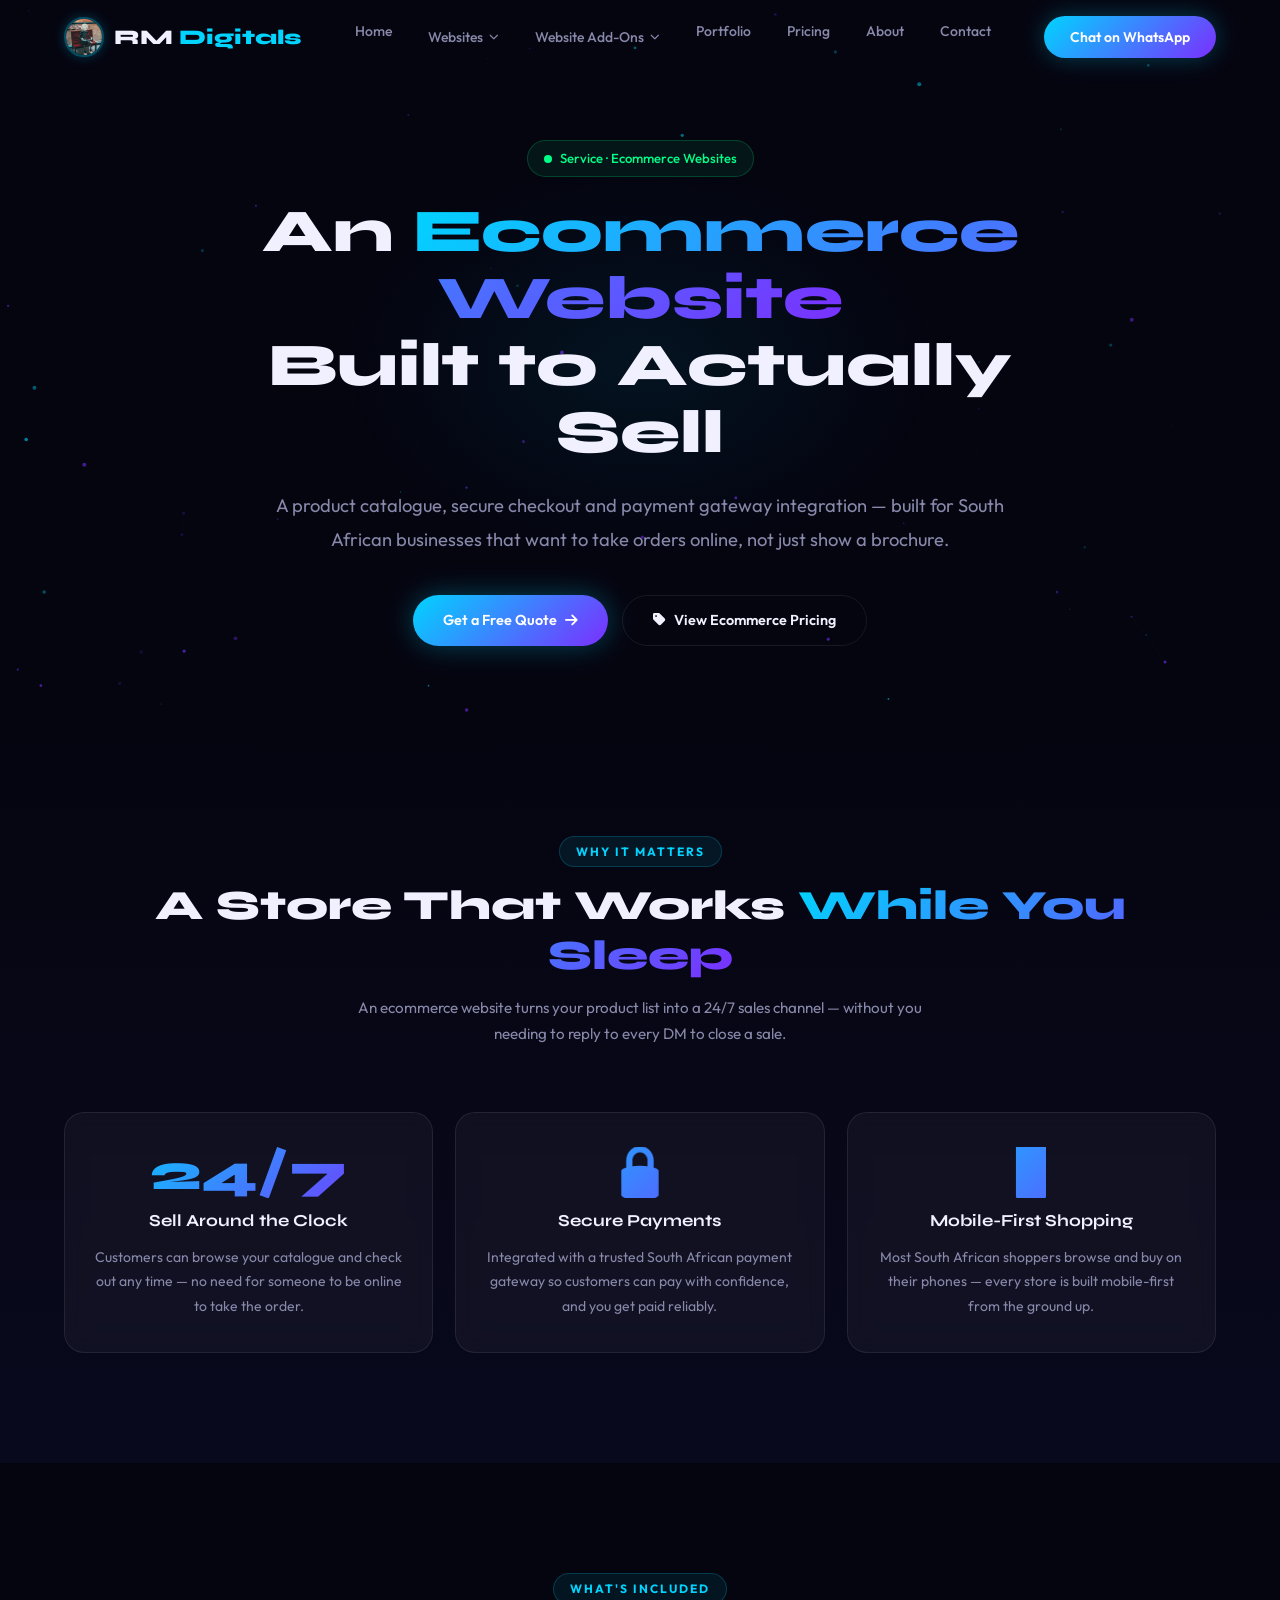
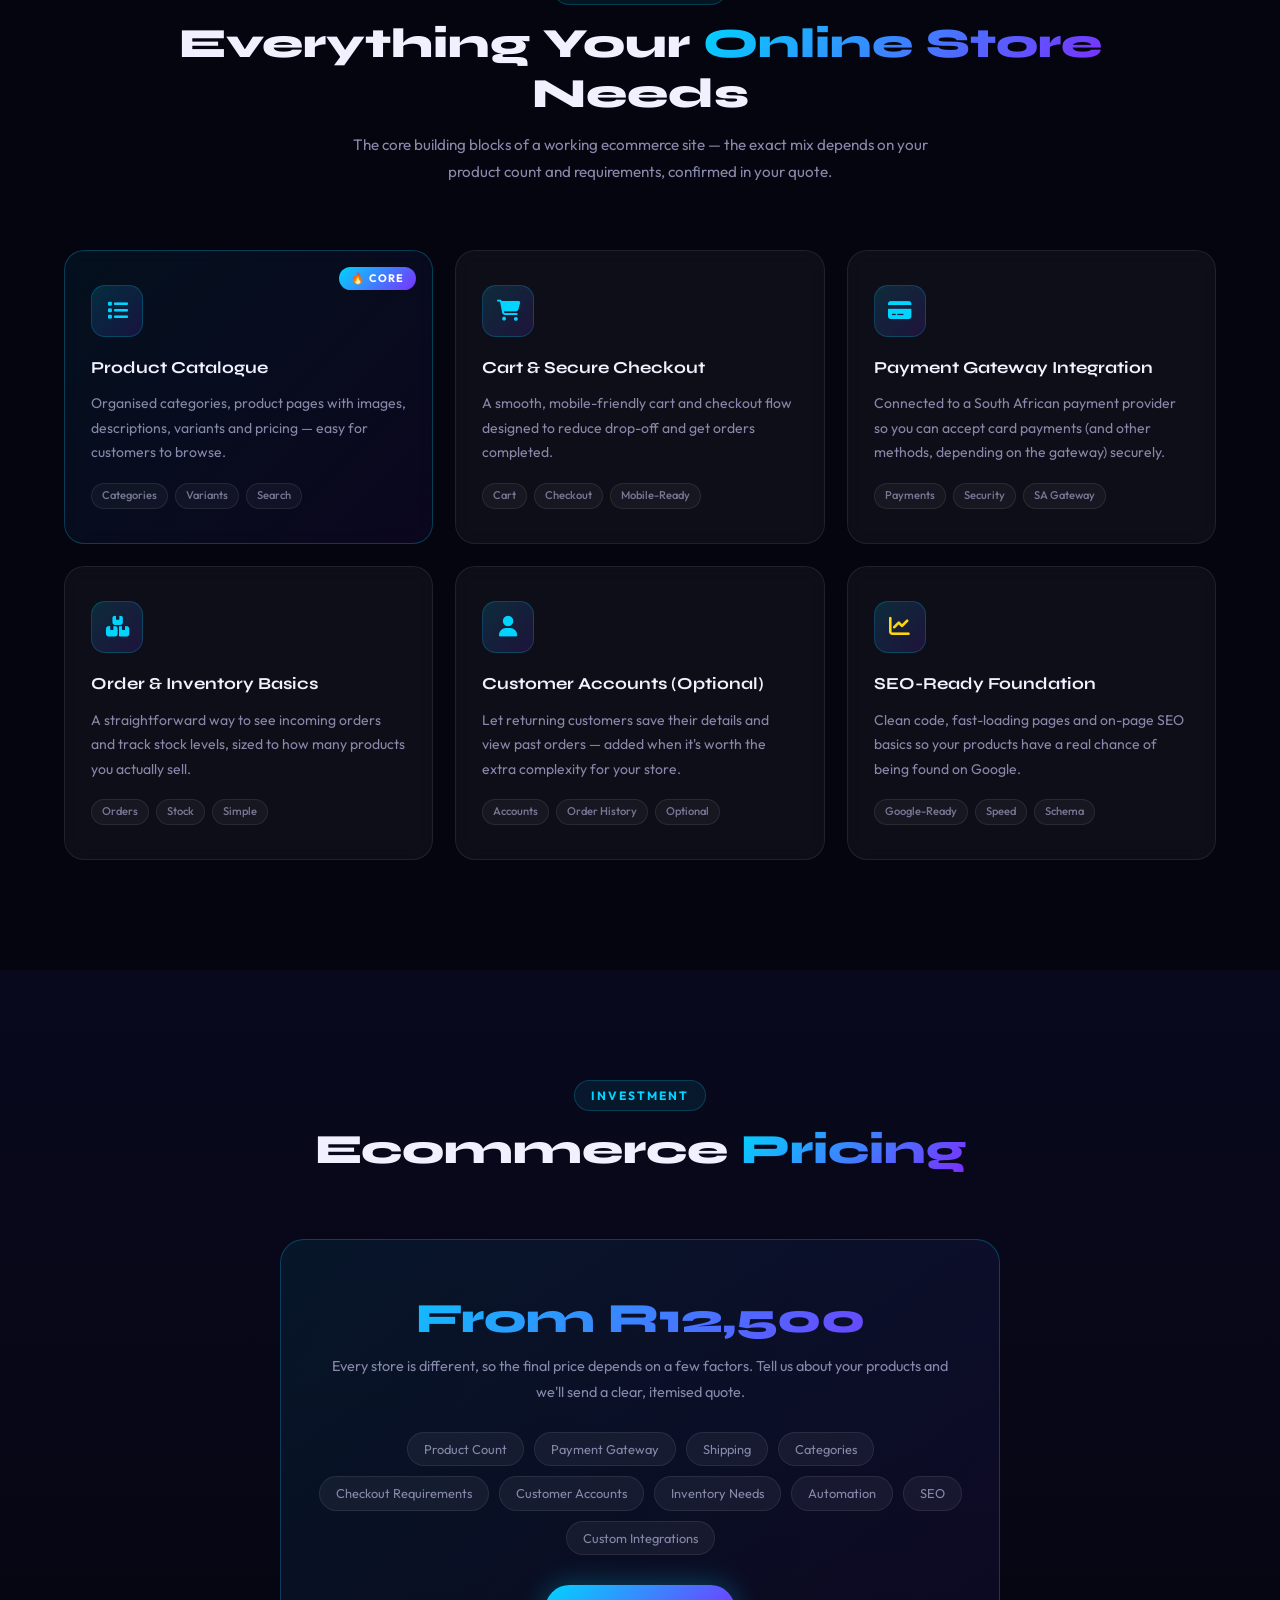
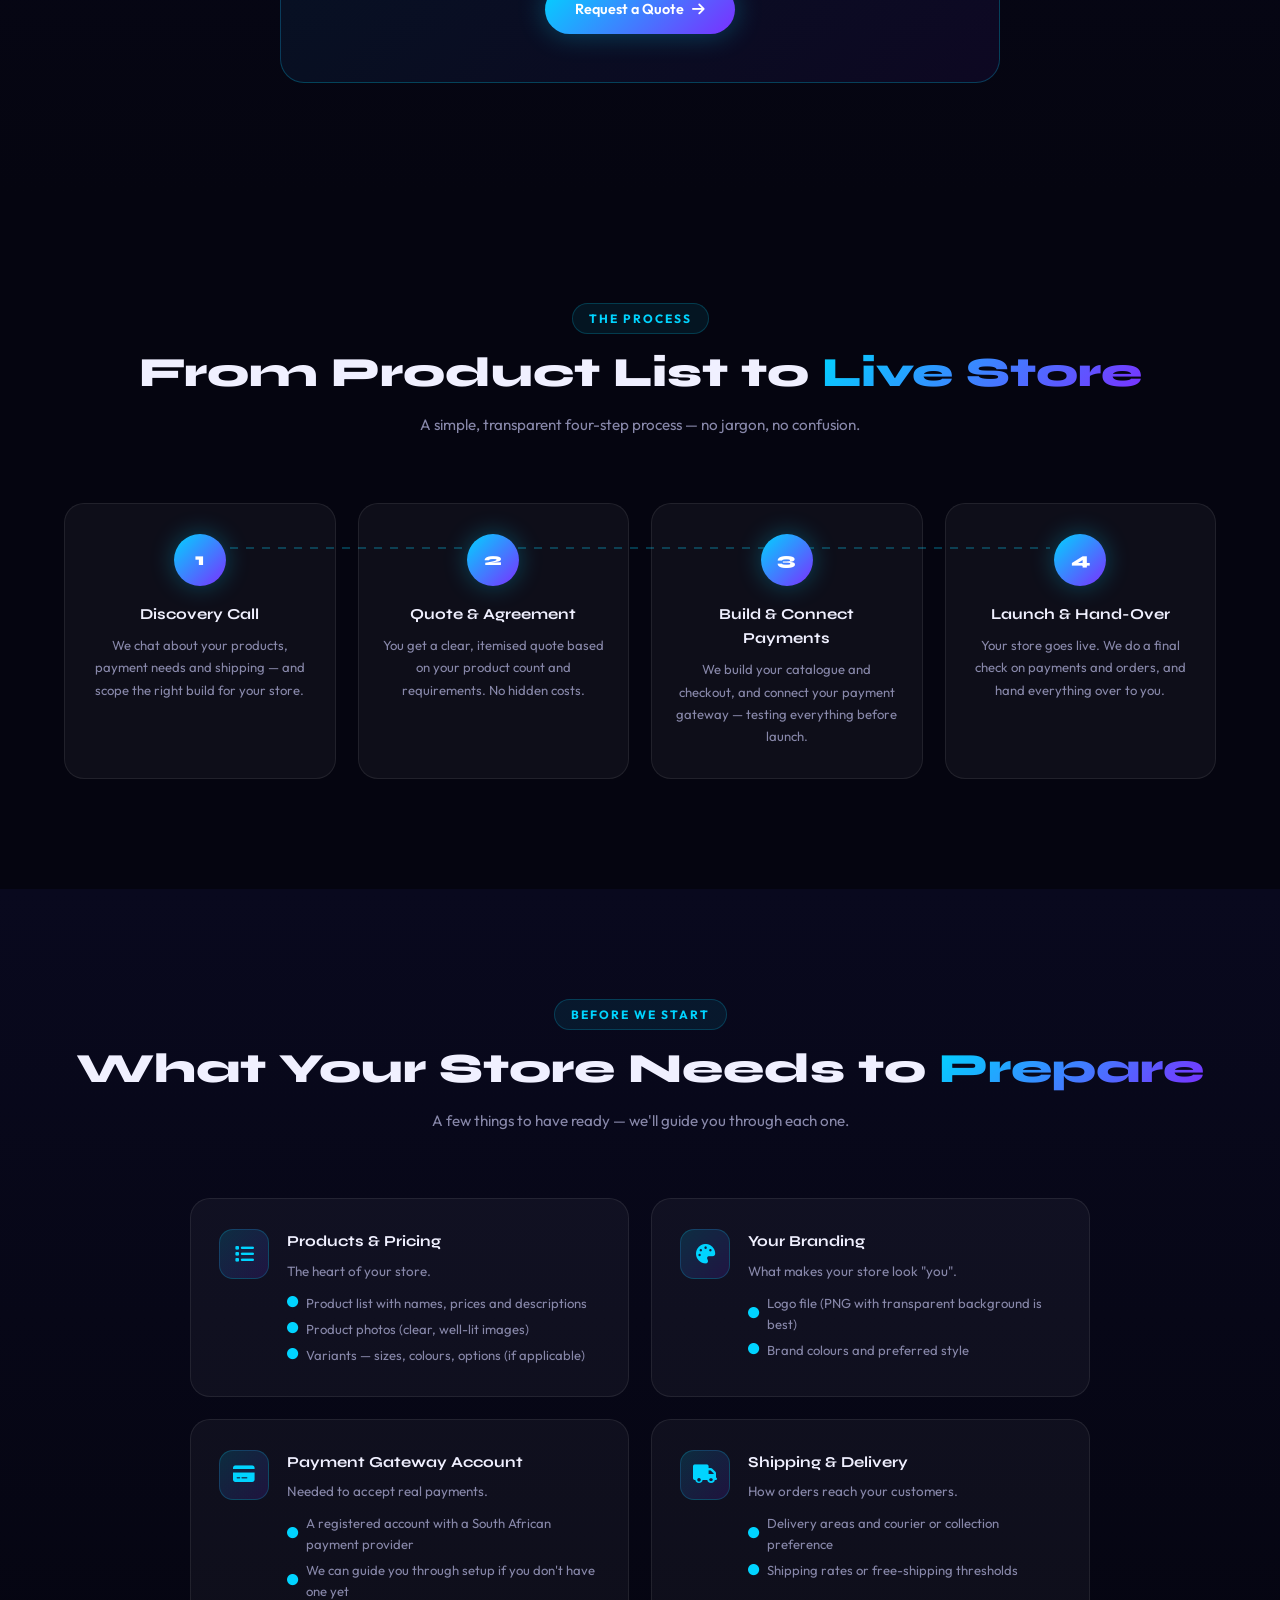
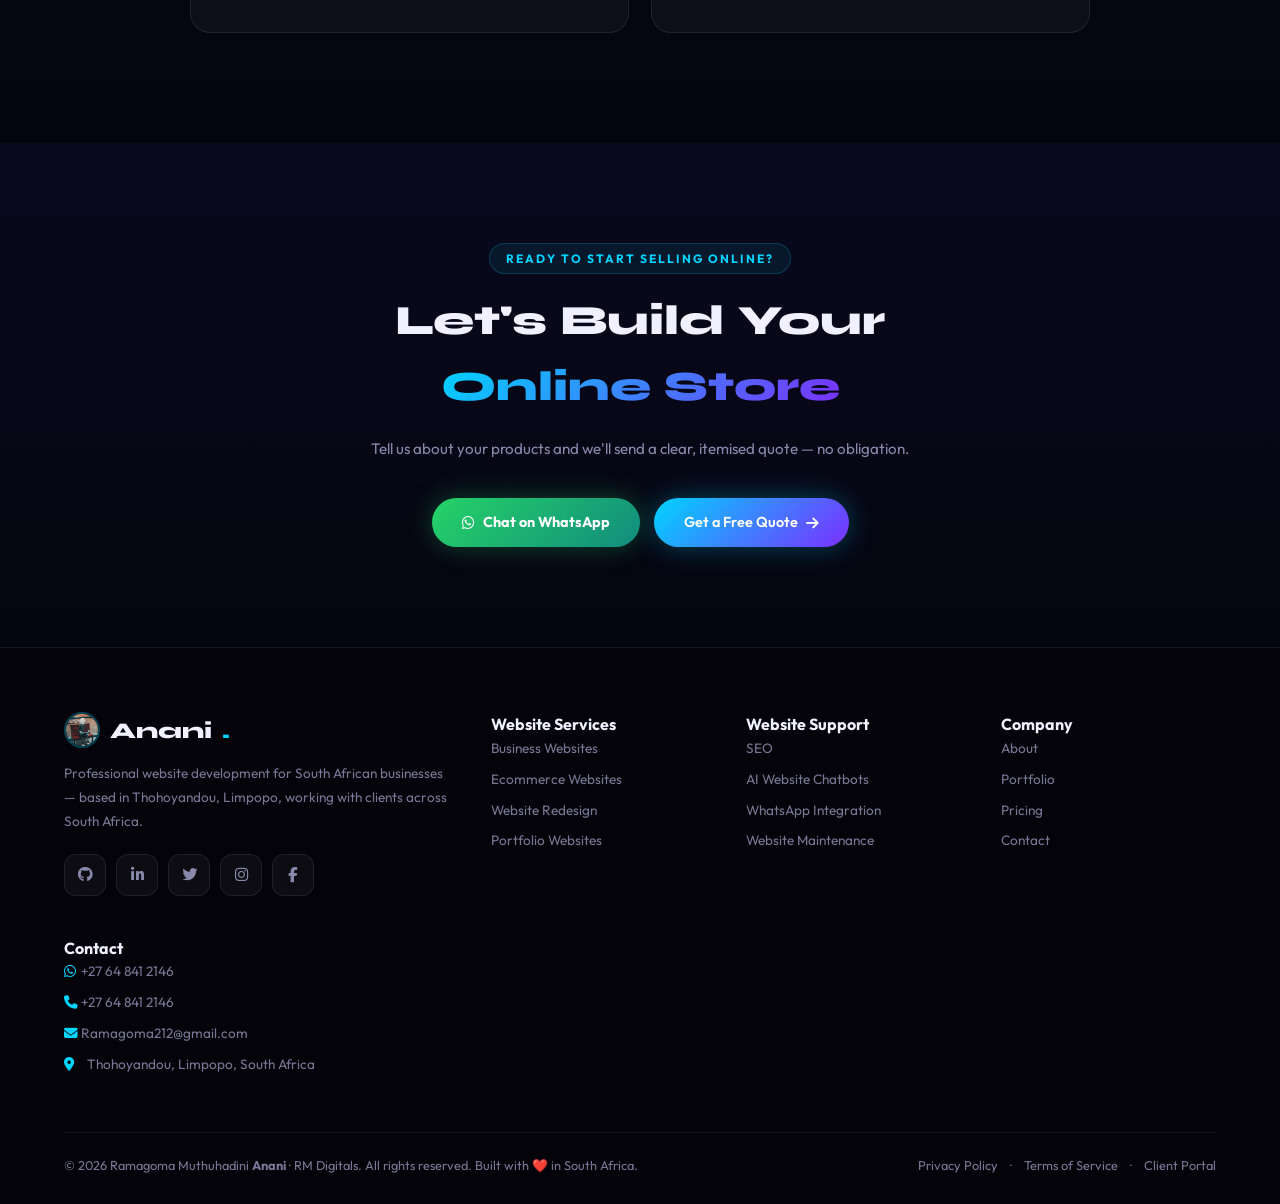
<file: ecommerce-websites.html>
<!DOCTYPE html>
<html lang="en">
<head>
    <meta charset="UTF-8" />
    <meta name="viewport" content="width=device-width, initial-scale=1.0" />
    <title>Ecommerce Websites | RM Digitals — Online Stores for South African Businesses</title>
    <meta name="description" content="Ecommerce website development by RM Digitals (Anani Ramagoma) — product catalogues, secure checkout and payment gateway integration for South African businesses that want to sell online." />

    <link rel="icon" type="image/x-icon" href="favicon.ico" sizes="any" />
    <link rel="icon" type="image/png" sizes="32x32" href="images/favicon-32.png" />
    <link rel="icon" type="image/png" sizes="48x48" href="images/favicon-48.png" />
    <link rel="apple-touch-icon" href="apple-touch-icon.png" />

    <link rel="canonical" href="https://rmdigitals.co.za/ecommerce-websites.html" />

    <!-- Open Graph -->
    <meta property="og:type" content="website" />
    <meta property="og:site_name" content="RM Digitals" />
    <meta property="og:title" content="Ecommerce Websites | RM Digitals — Online Stores for South African Businesses" />
    <meta property="og:description" content="Ecommerce website development by RM Digitals (Anani Ramagoma) — product catalogues, secure checkout and payment gateway integration for South African businesses that want to sell online." />
    <meta property="og:url" content="https://rmdigitals.co.za/ecommerce-websites.html" />
    <meta property="og:image" content="https://rmdigitals.co.za/images/og-image.jpg" />
    <meta property="og:image:width" content="1200" />
    <meta property="og:image:height" content="630" />
    <meta property="og:locale" content="en_ZA" />

    <!-- Twitter Card -->
    <meta name="twitter:card" content="summary_large_image" />
    <meta name="twitter:title" content="Ecommerce Websites | RM Digitals — Online Stores for South African Businesses" />
    <meta name="twitter:description" content="Ecommerce website development by RM Digitals (Anani Ramagoma) — product catalogues, secure checkout and payment gateway integration for South African businesses that want to sell online." />
    <meta name="twitter:image" content="https://rmdigitals.co.za/images/og-image.jpg" />


    <!-- Same Google Fonts as index.html -->
    <link rel="preconnect" href="https://fonts.googleapis.com" />
    <link rel="preconnect" href="https://fonts.gstatic.com" crossorigin />
    <link href="https://fonts.googleapis.com/css2?family=Syne:wght@400;600;700;800&family=Outfit:wght@300;400;500;600&display=swap" rel="stylesheet" />

    <!-- Same Font Awesome as index.html -->
    <link rel="stylesheet" href="https://cdnjs.cloudflare.com/ajax/libs/font-awesome/6.5.0/css/all.min.css" />

    <!-- Shared stylesheet — keeps every design token identical to the main page -->
    <link rel="stylesheet" href="style.css" />

    <!-- ============================================================
         PAGE-SPECIFIC STYLES — reuses the same classes established
         on business-websites.html so every service page looks and
         behaves consistently. Never overrides style.css.
    ============================================================ -->
    <style>

        .page-hero {
            min-height: 68vh;
            display: flex;
            align-items: center;
            justify-content: center;
            text-align: center;
            padding: 140px 24px 80px;
            position: relative;
            overflow: hidden;
        }
        .page-hero-content { max-width: 780px; z-index: 1; }
        .page-hero-content .hero-badge { justify-content: center; }
        .page-hero-title {
            font-family: var(--f-display);
            font-size: clamp(2.2rem, 5vw, 3.8rem);
            font-weight: 800;
            line-height: 1.1;
            margin-bottom: 22px;
            animation: fadeUp .7s .1s ease both;
        }
        .page-hero-subtitle {
            color: var(--text-mid);
            font-size: clamp(.95rem, 2vw, 1.15rem);
            line-height: 1.85;
            margin-bottom: 38px;
            animation: fadeUp .7s .2s ease both;
        }
        .page-hero-buttons {
            display: flex; gap: 14px; justify-content: center;
            flex-wrap: wrap; animation: fadeUp .7s .3s ease both;
        }
        .page-hero::before {
            content: ''; position: absolute; top: 50%; left: 50%;
            transform: translate(-50%, -50%);
            width: 600px; height: 400px;
            background: radial-gradient(ellipse, rgba(0,212,255,.07) 0%, transparent 70%);
            pointer-events: none; z-index: 0;
        }

        .value-section { background: linear-gradient(180deg, var(--bg-base) 0%, var(--bg-layer) 100%); }

        .reason-grid { display: grid; grid-template-columns: repeat(3, 1fr); gap: 22px; }
        .reason-card {
            background: var(--bg-glass); border: 1px solid var(--border); border-radius: 20px;
            padding: 34px 28px; position: relative; overflow: hidden; transition: var(--t);
            backdrop-filter: blur(10px); text-align: center;
        }
        .reason-card:hover { transform: translateY(-8px); border-color: var(--border-glow); background: var(--bg-glass-hov); }
        .reason-card:hover .card-glow { opacity: 1; }
        .reason-number {
            font-family: var(--f-display); font-size: 3.2rem; font-weight: 800;
            background: var(--grad); -webkit-background-clip: text; -webkit-text-fill-color: transparent;
            background-clip: text; line-height: 1; margin-bottom: 10px;
        }
        .reason-card h3 { font-family: var(--f-display); font-size: 1.05rem; font-weight: 700; margin-bottom: 10px; color: var(--text-hi); }
        .reason-card p  { font-size: .875rem; color: var(--text-mid); line-height: 1.75; }

        .builds-section { background: var(--bg-base); }
        .build-grid { display: grid; grid-template-columns: repeat(3, 1fr); gap: 22px; }

        /* ── Ecommerce pricing teaser (links through to pricing.html) ── */
        .ecom-pricing-section { background: linear-gradient(180deg, var(--bg-layer) 0%, var(--bg-base) 100%); }
        .ecom-pricing-card {
            max-width: 720px; margin: 0 auto; text-align: center;
            background: linear-gradient(135deg, rgba(0,212,255,.07), rgba(123,47,255,.07));
            border: 1px solid rgba(0,212,255,.25); border-radius: 24px; padding: 48px 36px;
        }
        .ecom-pricing-card .price-amount {
            font-family: var(--f-display); font-size: 2.6rem; font-weight: 800; line-height: 1;
            background: var(--grad); -webkit-background-clip: text; -webkit-text-fill-color: transparent;
            background-clip: text; margin: 10px 0 14px;
        }
        .ecom-pricing-card p.note { color: var(--text-mid); font-size: .9rem; line-height: 1.8; margin-bottom: 26px; }
        .ecom-factor-list {
            list-style: none; display: flex; flex-wrap: wrap; gap: 10px;
            justify-content: center; margin-bottom: 30px;
        }
        .ecom-factor-list li {
            padding: 6px 16px; background: rgba(255,255,255,.05); border: 1px solid var(--border);
            border-radius: 100px; font-size: .8rem; color: var(--text-mid);
        }

        .process-section { background: var(--bg-base); }
        .steps-grid { display: grid; grid-template-columns: repeat(4, 1fr); gap: 22px; position: relative; }
        .steps-grid::before {
            content: ''; position: absolute; top: 44px;
            left: calc(12.5% + 22px); right: calc(12.5% + 22px); height: 2px;
            background: repeating-linear-gradient(90deg, rgba(0,212,255,.25) 0px, rgba(0,212,255,.25) 8px, transparent 8px, transparent 16px);
            z-index: 0; pointer-events: none;
        }
        .step-card {
            background: var(--bg-glass); border: 1px solid var(--border); border-radius: 20px;
            padding: 30px 22px; text-align: center; position: relative; z-index: 1; transition: var(--t);
        }
        .step-card:hover { transform: translateY(-6px); border-color: var(--border-glow); }
        .step-number {
            width: 52px; height: 52px; background: var(--grad); border-radius: 50%;
            display: flex; align-items: center; justify-content: center;
            font-family: var(--f-display); font-size: 1.1rem; font-weight: 800; color: #fff;
            margin: 0 auto 16px; box-shadow: 0 0 24px rgba(0,212,255,.3);
        }
        .step-card h3 { font-family: var(--f-display); font-size: .95rem; font-weight: 700; margin-bottom: 8px; color: var(--text-hi); }
        .step-card p  { font-size: .82rem; color: var(--text-mid); line-height: 1.7; }

        .checklist-section { background: linear-gradient(180deg, var(--bg-layer) 0%, var(--bg-base) 100%); }
        .checklist-grid { display: grid; grid-template-columns: repeat(2, 1fr); gap: 22px; max-width: 900px; margin: 0 auto; }
        .checklist-card {
            background: var(--bg-glass); border: 1px solid var(--border); border-radius: 20px;
            padding: 30px 28px; display: flex; gap: 18px; align-items: flex-start; transition: var(--t);
        }
        .checklist-card:hover { border-color: var(--border-glow); transform: translateY(-4px); background: var(--bg-glass-hov); }
        .checklist-icon {
            width: 50px; height: 50px; background: linear-gradient(135deg, rgba(0,212,255,.15), rgba(123,47,255,.15));
            border: 1px solid rgba(0,212,255,.2); border-radius: 14px; display: flex; align-items: center;
            justify-content: center; font-size: 1.2rem; color: var(--cyan); flex-shrink: 0;
        }
        .checklist-text h3 { font-family: var(--f-display); font-size: .95rem; font-weight: 700; color: var(--text-hi); margin-bottom: 6px; }
        .checklist-text p  { font-size: .84rem; color: var(--text-mid); line-height: 1.7; }
        .checklist-items { list-style: none; margin-top: 10px; display: flex; flex-direction: column; gap: 5px; }
        .checklist-items li { display: flex; align-items: center; gap: 8px; font-size: .82rem; color: var(--text-mid); }
        .checklist-items li i { color: var(--cyan); font-size: .7rem; flex-shrink: 0; }

        .cta-section { background: linear-gradient(180deg, var(--bg-layer) 0%, var(--bg-base) 100%); padding: 100px 0; }
        .cta-inner { text-align: center; max-width: 700px; margin: 0 auto; }
        .cta-inner h2 { font-family: var(--f-display); font-size: clamp(1.8rem, 3.5vw, 2.6rem); font-weight: 800; margin-bottom: 14px; }
        .cta-inner p { color: var(--text-mid); font-size: .95rem; line-height: 1.8; margin-bottom: 36px; }
        .cta-buttons { display: flex; gap: 14px; justify-content: center; flex-wrap: wrap; }
        .btn-whatsapp {
            display: inline-flex; align-items: center; gap: 8px; padding: 13px 30px;
            background: linear-gradient(135deg, #25D366, #128C7E); color: #fff; font-weight: 700;
            font-size: .9rem; border-radius: 100px; text-decoration: none; transition: var(--t);
            box-shadow: 0 0 28px rgba(37,211,102,.3); white-space: nowrap;
        }
        .btn-whatsapp:hover { transform: translateY(-3px); box-shadow: 0 0 48px rgba(37,211,102,.5); }

        @media (max-width: 1024px) {
            .reason-grid { grid-template-columns: repeat(2, 1fr); }
            .build-grid  { grid-template-columns: repeat(2, 1fr); }
            .steps-grid  { grid-template-columns: repeat(2, 1fr); }
            .steps-grid::before { display: none; }
        }
        @media (max-width: 768px) {
            .reason-grid    { grid-template-columns: 1fr; }
            .build-grid     { grid-template-columns: 1fr; }
            .steps-grid     { grid-template-columns: 1fr; }
            .checklist-grid { grid-template-columns: 1fr; }
            .page-hero      { padding: 120px 22px 60px; }
            .ecom-pricing-card { padding: 36px 22px; }
        }

    </style>

    <script type="application/ld+json">
{
    "@context": "https://schema.org",
    "@graph": [
        {
            "@type": "Service",
            "serviceType": "Ecommerce Website Development",
            "name": "Ecommerce Websites",
            "description": "Ecommerce website development by RM Digitals (Anani Ramagoma) — product catalogues, secure checkout and payment gateway integration for South African businesses that want to sell online.",
            "url": "https://rmdigitals.co.za/ecommerce-websites.html",
            "provider": {
                "@id": "https://rmdigitals.co.za/#organization"
            },
            "areaServed": {
                "@type": "Country",
                "name": "South Africa"
            }
        },
        {
            "@type": "BreadcrumbList",
            "itemListElement": [
                {
                    "@type": "ListItem",
                    "position": 1,
                    "name": "Home",
                    "item": "https://rmdigitals.co.za/"
                },
                {
                    "@type": "ListItem",
                    "position": 2,
                    "name": "Websites",
                    "item": "https://rmdigitals.co.za/#services-websites"
                },
                {
                    "@type": "ListItem",
                    "position": 3,
                    "name": "Ecommerce Websites",
                    "item": "https://rmdigitals.co.za/ecommerce-websites.html"
                }
            ]
        }
    ]
}
    </script>
</head>
<body>

    <!-- ===== LOADING SCREEN — identical to index.html ===== -->
    <div id="loader">
        <div class="loader-inner">
            <div class="loader-avatar-wrap">
                <div class="loader-ring"></div>
                <img src="images/mylog.webp" alt="Anani RM" class="loader-logo-img" width="52" height="52" />
            </div>
            <div class="loader-logo">
                <span>Loading<span class="loader-dots">...</span></span>
            </div>
        </div>
    </div>

    <!-- ===== NAVIGATION — identical to index.html ===== -->
    <nav id="navbar">
        <div class="nav-container">

            <a href="index.html" class="nav-logo">
                <img src="images/mylog.webp" alt="RM Digitals — Anani Ramagoma, web developer in Thohoyandou, Limpopo" class="nav-logo-img" width="40" height="40" />
                <span class="nav-logo-text">RM<span class="accent"> Digitals</span></span>
            </a>

            <ul class="nav-links">
                <li><a href="index.html#home">Home</a></li>
                <li class="has-dropdown">
                    <a href="index.html#services-websites" class="dropdown-toggle" aria-haspopup="true" aria-expanded="false">Websites <i class="fas fa-chevron-down chevron"></i></a>
                    <ul class="dropdown-menu">
                        <li><a href="business-websites.html">Business Websites</a></li>
                        <li><a href="ecommerce-websites.html" class="active-link">Ecommerce Websites</a></li>
                        <li><a href="website-RedesingAndDesing.html">Website Redesign</a></li>
                        <li><a href="PortfolioWebsite.html">Portfolio Websites</a></li>
                    </ul>
                </li>
                <li class="has-dropdown">
                    <a href="index.html#enhance-website" class="dropdown-toggle" aria-haspopup="true" aria-expanded="false">Website Add-Ons <i class="fas fa-chevron-down chevron"></i></a>
                    <ul class="dropdown-menu">
                        <li><a href="SEO-Optimization.html">SEO</a></li>
                        <li><a href="chatbots.html">AI Website Chatbots</a></li>
                        <li><a href="WhatsAppIntegration.html">WhatsApp Integration</a></li>
                        <li><a href="pricing.html#maintenance">Website Maintenance</a></li>
                    </ul>
                </li>
                <li><a href="index.html#portfolio">Portfolio</a></li>
                <li><a href="pricing.html">Pricing</a></li>
                <li><a href="index.html#about">About</a></li>
                <li><a href="index.html#contact">Contact</a></li>
            </ul>

            <div class="nav-right">
                <a href="https://wa.me/27648412146?text=Hi%20Anani%2C%20I%27m%20interested%20in%20your%20website%20development%2C%20SEO%20or%20AI%20services%21"
                   target="_blank" rel="noopener noreferrer" class="nav-cta">Chat on WhatsApp</a>
                <button class="hamburger" id="hamburger" aria-label="Open menu" aria-expanded="false" aria-controls="mobileMenu">
                    <span></span>
                    <span></span>
                    <span></span>
                </button>
            </div>
        </div>
    </nav>

    <!-- Mobile Slide-Out Menu — identical to index.html -->
    <div class="mobile-menu" id="mobileMenu">
        <button class="mobile-close" id="mobileClose" aria-label="Close menu">
            <i class="fas fa-times"></i>
        </button>
        <ul>
            <li><a href="index.html#home" class="mobile-link">Home</a></li>

            <li class="mobile-group">
                <span class="mobile-group-label">Websites</span>
                <ul class="mobile-sublist">
                    <li><a href="business-websites.html" class="mobile-link">Business Websites</a></li>
                    <li><a href="ecommerce-websites.html" class="mobile-link">Ecommerce Websites</a></li>
                    <li><a href="website-RedesingAndDesing.html" class="mobile-link">Website Redesign</a></li>
                    <li><a href="PortfolioWebsite.html" class="mobile-link">Portfolio Websites</a></li>
                </ul>
            </li>

            <li class="mobile-group">
                <span class="mobile-group-label">Website Add-Ons</span>
                <ul class="mobile-sublist">
                    <li><a href="SEO-Optimization.html" class="mobile-link">SEO</a></li>
                    <li><a href="chatbots.html" class="mobile-link">AI Website Chatbots</a></li>
                    <li><a href="WhatsAppIntegration.html" class="mobile-link">WhatsApp Integration</a></li>
                    <li><a href="pricing.html#maintenance" class="mobile-link">Website Maintenance</a></li>
                </ul>
            </li>

            <li><a href="index.html#portfolio" class="mobile-link">Portfolio</a></li>
            <li><a href="pricing.html" class="mobile-link">Pricing</a></li>
            <li><a href="index.html#about" class="mobile-link">About</a></li>
            <li><a href="index.html#contact" class="mobile-link">Contact</a></li>
        </ul>
        <a href="https://wa.me/27648412146" target="_blank" class="mobile-whatsapp">
            <i class="fab fa-whatsapp"></i> Chat on WhatsApp
        </a>
    </div>
    <div class="menu-overlay" id="menuOverlay"></div>

    <!-- Shared particle canvas -->
    <canvas id="particleCanvas"></canvas>


    <!-- ============================================================
         PAGE HERO
    ============================================================ -->
    <section class="page-hero">
        <div class="page-hero-content">

            <div class="hero-badge">
                <span class="badge-dot"></span>
                Service · Ecommerce Websites
            </div>

            <h1 class="page-hero-title">
                An <span class="gradient-text">Ecommerce Website</span><br>
                Built to Actually Sell
            </h1>

            <p class="page-hero-subtitle">
                A product catalogue, secure checkout and payment gateway integration —
                built for South African businesses that want to take orders online,
                not just show a brochure.
            </p>

            <div class="page-hero-buttons">
                <a href="index.html?service=Ecommerce+Website#contact" class="btn-primary">
                    <span>Get a Free Quote</span>
                    <i class="fas fa-arrow-right"></i>
                </a>
                <a href="pricing.html#ecommerce" class="btn-secondary">
                    <i class="fas fa-tag"></i>
                    <span>View Ecommerce Pricing</span>
                </a>
            </div>

        </div>
    </section>


    <!-- ============================================================
         WHY AN ECOMMERCE WEBSITE
    ============================================================ -->
    <section class="value-section">
        <div class="container">

            <div class="section-header reveal">
                <span class="section-tag">Why It Matters</span>
                <h2 class="section-title">A Store That Works <span class="gradient-text">While You Sleep</span></h2>
                <p class="section-subtitle">
                    An ecommerce website turns your product list into a 24/7 sales channel —
                    without you needing to reply to every DM to close a sale.
                </p>
            </div>

            <div class="reason-grid">

                <div class="reason-card reveal-card">
                    <div class="card-glow"></div>
                    <div class="reason-number">24/7</div>
                    <h3>Sell Around the Clock</h3>
                    <p>
                        Customers can browse your catalogue and check out any time —
                        no need for someone to be online to take the order.
                    </p>
                </div>

                <div class="reason-card reveal-card">
                    <div class="card-glow"></div>
                    <div class="reason-number">🔒</div>
                    <h3>Secure Payments</h3>
                    <p>
                        Integrated with a trusted South African payment gateway so customers
                        can pay with confidence, and you get paid reliably.
                    </p>
                </div>

                <div class="reason-card reveal-card">
                    <div class="card-glow"></div>
                    <div class="reason-number">📱</div>
                    <h3>Mobile-First Shopping</h3>
                    <p>
                        Most South African shoppers browse and buy on their phones —
                        every store is built mobile-first from the ground up.
                    </p>
                </div>

            </div>
        </div>
    </section>


    <!-- ============================================================
         WHAT'S INCLUDED
    ============================================================ -->
    <section class="builds-section">
        <div class="container">

            <div class="section-header reveal">
                <span class="section-tag">What's Included</span>
                <h2 class="section-title">Everything Your <span class="gradient-text">Online Store</span> Needs</h2>
                <p class="section-subtitle">
                    The core building blocks of a working ecommerce site — the exact mix depends
                    on your product count and requirements, confirmed in your quote.
                </p>
            </div>

            <div class="build-grid">

                <div class="service-card featured-service reveal-card">
                    <div class="card-glow"></div>
                    <div class="featured-label">🔥 Core</div>
                    <div class="service-icon"><i class="fas fa-list"></i></div>
                    <h3>Product Catalogue</h3>
                    <p>
                        Organised categories, product pages with images, descriptions,
                        variants and pricing — easy for customers to browse.
                    </p>
                    <div class="service-tags"><span>Categories</span><span>Variants</span><span>Search</span></div>
                </div>

                <div class="service-card reveal-card">
                    <div class="card-glow"></div>
                    <div class="service-icon"><i class="fas fa-cart-shopping"></i></div>
                    <h3>Cart &amp; Secure Checkout</h3>
                    <p>
                        A smooth, mobile-friendly cart and checkout flow designed to
                        reduce drop-off and get orders completed.
                    </p>
                    <div class="service-tags"><span>Cart</span><span>Checkout</span><span>Mobile-Ready</span></div>
                </div>

                <div class="service-card reveal-card">
                    <div class="card-glow"></div>
                    <div class="service-icon"><i class="fas fa-credit-card"></i></div>
                    <h3>Payment Gateway Integration</h3>
                    <p>
                        Connected to a South African payment provider so you can accept
                        card payments (and other methods, depending on the gateway) securely.
                    </p>
                    <div class="service-tags"><span>Payments</span><span>Security</span><span>SA Gateway</span></div>
                </div>

                <div class="service-card reveal-card">
                    <div class="card-glow"></div>
                    <div class="service-icon"><i class="fas fa-boxes-stacked"></i></div>
                    <h3>Order &amp; Inventory Basics</h3>
                    <p>
                        A straightforward way to see incoming orders and track stock levels,
                        sized to how many products you actually sell.
                    </p>
                    <div class="service-tags"><span>Orders</span><span>Stock</span><span>Simple</span></div>
                </div>

                <div class="service-card reveal-card">
                    <div class="card-glow"></div>
                    <div class="service-icon"><i class="fas fa-user"></i></div>
                    <h3>Customer Accounts (Optional)</h3>
                    <p>
                        Let returning customers save their details and view past orders —
                        added when it's worth the extra complexity for your store.
                    </p>
                    <div class="service-tags"><span>Accounts</span><span>Order History</span><span>Optional</span></div>
                </div>

                <div class="service-card reveal-card">
                    <div class="card-glow"></div>
                    <div class="service-icon seo-icon"><i class="fas fa-chart-line"></i></div>
                    <h3>SEO-Ready Foundation</h3>
                    <p>
                        Clean code, fast-loading pages and on-page SEO basics so your
                        products have a real chance of being found on Google.
                    </p>
                    <div class="service-tags"><span>Google-Ready</span><span>Speed</span><span>Schema</span></div>
                </div>

            </div>
        </div>
    </section>


    <!-- ============================================================
         PRICING TEASER — links through to the full pricing page
    ============================================================ -->
    <section class="ecom-pricing-section" id="ecommerce">
        <div class="container">

            <div class="section-header reveal">
                <span class="section-tag">Investment</span>
                <h2 class="section-title">Ecommerce <span class="gradient-text">Pricing</span></h2>
            </div>

            <div class="ecom-pricing-card reveal">
                <div class="price-amount">From R12,500</div>
                <p class="note">
                    Every store is different, so the final price depends on a few factors.
                    Tell us about your products and we'll send a clear, itemised quote.
                </p>
                <ul class="ecom-factor-list">
                    <li>Product Count</li>
                    <li>Payment Gateway</li>
                    <li>Shipping</li>
                    <li>Categories</li>
                    <li>Checkout Requirements</li>
                    <li>Customer Accounts</li>
                    <li>Inventory Needs</li>
                    <li>Automation</li>
                    <li>SEO</li>
                    <li>Custom Integrations</li>
                </ul>
                <a href="index.html?service=Ecommerce+Website#contact" class="btn-primary">
                    <span>Request a Quote</span>
                    <i class="fas fa-arrow-right"></i>
                </a>
            </div>

        </div>
    </section>


    <!-- ============================================================
         HOW IT WORKS
    ============================================================ -->
    <section class="process-section">
        <div class="container">

            <div class="section-header reveal">
                <span class="section-tag">The Process</span>
                <h2 class="section-title">From Product List to <span class="gradient-text">Live Store</span></h2>
                <p class="section-subtitle">A simple, transparent four-step process — no jargon, no confusion.</p>
            </div>

            <div class="steps-grid">

                <div class="step-card reveal-card">
                    <div class="step-number">1</div>
                    <h3>Discovery Call</h3>
                    <p>We chat about your products, payment needs and shipping — and scope the right build for your store.</p>
                </div>

                <div class="step-card reveal-card">
                    <div class="step-number">2</div>
                    <h3>Quote &amp; Agreement</h3>
                    <p>You get a clear, itemised quote based on your product count and requirements. No hidden costs.</p>
                </div>

                <div class="step-card reveal-card">
                    <div class="step-number">3</div>
                    <h3>Build &amp; Connect Payments</h3>
                    <p>We build your catalogue and checkout, and connect your payment gateway — testing everything before launch.</p>
                </div>

                <div class="step-card reveal-card">
                    <div class="step-number">4</div>
                    <h3>Launch &amp; Hand-Over</h3>
                    <p>Your store goes live. We do a final check on payments and orders, and hand everything over to you.</p>
                </div>

            </div>
        </div>
    </section>


    <!-- ============================================================
         PREPARATION CHECKLIST
    ============================================================ -->
    <section class="checklist-section">
        <div class="container">

            <div class="section-header reveal">
                <span class="section-tag">Before We Start</span>
                <h2 class="section-title">What Your Store Needs to <span class="gradient-text">Prepare</span></h2>
                <p class="section-subtitle">A few things to have ready — we'll guide you through each one.</p>
            </div>

            <div class="checklist-grid">

                <div class="checklist-card reveal-card">
                    <div class="checklist-icon"><i class="fas fa-list"></i></div>
                    <div class="checklist-text">
                        <h3>Products &amp; Pricing</h3>
                        <p>The heart of your store.</p>
                        <ul class="checklist-items">
                            <li><i class="fas fa-circle"></i> Product list with names, prices and descriptions</li>
                            <li><i class="fas fa-circle"></i> Product photos (clear, well-lit images)</li>
                            <li><i class="fas fa-circle"></i> Variants — sizes, colours, options (if applicable)</li>
                        </ul>
                    </div>
                </div>

                <div class="checklist-card reveal-card">
                    <div class="checklist-icon"><i class="fas fa-palette"></i></div>
                    <div class="checklist-text">
                        <h3>Your Branding</h3>
                        <p>What makes your store look "you".</p>
                        <ul class="checklist-items">
                            <li><i class="fas fa-circle"></i> Logo file (PNG with transparent background is best)</li>
                            <li><i class="fas fa-circle"></i> Brand colours and preferred style</li>
                        </ul>
                    </div>
                </div>

                <div class="checklist-card reveal-card">
                    <div class="checklist-icon"><i class="fas fa-credit-card"></i></div>
                    <div class="checklist-text">
                        <h3>Payment Gateway Account</h3>
                        <p>Needed to accept real payments.</p>
                        <ul class="checklist-items">
                            <li><i class="fas fa-circle"></i> A registered account with a South African payment provider</li>
                            <li><i class="fas fa-circle"></i> We can guide you through setup if you don't have one yet</li>
                        </ul>
                    </div>
                </div>

                <div class="checklist-card reveal-card">
                    <div class="checklist-icon"><i class="fas fa-truck"></i></div>
                    <div class="checklist-text">
                        <h3>Shipping &amp; Delivery</h3>
                        <p>How orders reach your customers.</p>
                        <ul class="checklist-items">
                            <li><i class="fas fa-circle"></i> Delivery areas and courier or collection preference</li>
                            <li><i class="fas fa-circle"></i> Shipping rates or free-shipping thresholds</li>
                        </ul>
                    </div>
                </div>

            </div>
        </div>
    </section>


    <!-- ============================================================
         FINAL CTA
    ============================================================ -->
    <section class="cta-section">
        <div class="container">
            <div class="cta-inner reveal">

                <span class="section-tag">Ready to Start Selling Online?</span>

                <h2>Let's Build Your <span class="gradient-text">Online Store</span></h2>

                <p>
                    Tell us about your products and we'll send a clear, itemised quote —
                    no obligation.
                </p>

                <div class="cta-buttons">
                    <a href="https://wa.me/27648412146?text=Hi%20Anani%2C%20I%20want%20an%20ecommerce%20website%20quote%20please"
                       target="_blank" class="btn-whatsapp">
                        <i class="fab fa-whatsapp"></i>
                        <span>Chat on WhatsApp</span>
                    </a>
                    <a href="index.html?service=Ecommerce+Website#contact" class="btn-primary">
                        <span>Get a Free Quote</span>
                        <i class="fas fa-arrow-right"></i>
                    </a>
                </div>

            </div>
        </div>
    </section>


    <!-- ============================================================
         FOOTER — identical to index.html
    ============================================================ -->
    <footer class="footer">
        <div class="container">

            <div class="footer-grid">

                <!-- Brand column -->
                <div class="footer-brand">
                    <div class="footer-logo">
                        <img src="images/mylog.webp" alt="RM Digitals logo" class="footer-logo-img" width="36" height="36" loading="lazy" />
                        Anani<span class="accent">.</span>
                    </div>
                    <p>Professional website development for South African businesses — based in Thohoyandou, Limpopo, working with clients across South Africa.</p>
                    <div class="social-row">
                        <a href="https://github.com/ramagoma-glitch"
                           target="_blank" class="s-icon" aria-label="GitHub">
                            <i class="fab fa-github"></i>
                        </a>
                        <a href="https://www.linkedin.com/in/anani-ramagoma"
                           target="_blank" class="s-icon" aria-label="LinkedIn">
                            <i class="fab fa-linkedin-in"></i>
                        </a>
                        <a href="https://twitter.com/AnaniRamagoma"
                           target="_blank" class="s-icon" aria-label="Twitter/X">
                            <i class="fab fa-twitter"></i>
                        </a>
                        <a href="https://www.instagram.com/anani.rm"
                           target="_blank" class="s-icon" aria-label="Instagram">
                            <i class="fab fa-instagram"></i>
                        </a>
                        <a href="https://www.facebook.com/AnaniRM"
                           target="_blank" class="s-icon facebook-icon" aria-label="Facebook">
                            <i class="fab fa-facebook-f"></i>
                        </a>
                    </div>
                </div>

                <!-- Website Services -->
                <div class="footer-col">
                    <h4>Website Services</h4>
                    <ul>
                        <li><a href="business-websites.html">Business Websites</a></li>
                        <li><a href="ecommerce-websites.html">Ecommerce Websites</a></li>
                        <li><a href="website-RedesingAndDesing.html">Website Redesign</a></li>
                        <li><a href="PortfolioWebsite.html">Portfolio Websites</a></li>
                    </ul>
                </div>

                <!-- Website Support -->
                <div class="footer-col">
                    <h4>Website Support</h4>
                    <ul>
                        <li><a href="SEO-Optimization.html">SEO</a></li>
                        <li><a href="chatbots.html">AI Website Chatbots</a></li>
                        <li><a href="WhatsAppIntegration.html">WhatsApp Integration</a></li>
                        <li><a href="pricing.html#maintenance">Website Maintenance</a></li>
                    </ul>
                </div>

                <!-- Company -->
                <div class="footer-col">
                    <h4>Company</h4>
                    <ul>
                        <li><a href="index.html#about">About</a></li>
                        <li><a href="index.html#portfolio">Portfolio</a></li>
                        <li><a href="pricing.html">Pricing</a></li>
                        <li><a href="index.html#contact">Contact</a></li>
                    </ul>
                </div>

                <!-- Contact -->
                <div class="footer-col">
                    <h4>Contact</h4>
                    <p><a href="https://wa.me/27648412146" target="_blank"><i class="fab fa-whatsapp"></i> +27 64 841 2146</a></p>
                    <p><a href="tel:+27648412146"><i class="fas fa-phone"></i> +27 64 841 2146</a></p>
                    <p><a href="mailto:ramagoma212@gmail.com"><i class="fas fa-envelope"></i> Ramagoma212@gmail.com</a></p>
                    <p><i class="fas fa-map-marker-alt"></i>Thohoyandou, Limpopo, South Africa</p>
                </div>

            </div><!-- /.footer-grid -->

            <div class="footer-bottom">
                <p>&copy; <span id="currentYear"></span> Ramagoma Muthuhadini <b>Anani</b> · RM Digitals. All rights reserved. Built with ❤️ in South Africa.</p>
                <div class="footer-legal">
                    <a href="documents/privacy.pdf" target="_blank">Privacy Policy</a>
                    <span>·</span>
                    <a href="documents/terms.pdf" target="_blank">Terms of Service</a>
                    <span>·</span>
                    <a href="client-portal.html">Client Portal</a>
                </div>
            </div>

        </div>
    </footer>

    <button id="backToTop" aria-label="Back to top">
        <i class="fas fa-chevron-up"></i>
    </button>

    <!-- ============================================================
         MOBILE STICKY CONTACT BAR — mobile only (hidden ≥768px).
         Three actions max, per Milestone 16: Call, WhatsApp (normal
         business number), Get Quote. Never uses the AI WhatsApp
         assistant number here — that stays its own separately
         labelled feature.
    ============================================================ -->
    <nav class="mobile-sticky-bar" aria-label="Quick contact actions">
        <a href="tel:+27648412146" class="sticky-bar-item" aria-label="Call RM Digitals">
            <i class="fas fa-phone"></i>
            <span>Call</span>
        </a>
        <a href="https://wa.me/27648412146" target="_blank" rel="noopener noreferrer" class="sticky-bar-item" aria-label="WhatsApp RM Digitals">
            <i class="fab fa-whatsapp"></i>
            <span>WhatsApp</span>
        </a>
        <a href="index.html#contact" class="sticky-bar-item sticky-bar-cta" aria-label="Get a website quote">
            <i class="fas fa-paper-plane"></i>
            <span>Get Quote</span>
        </a>
    </nav>

    <script src="script.js"></script>

</body>
</html>
</file>
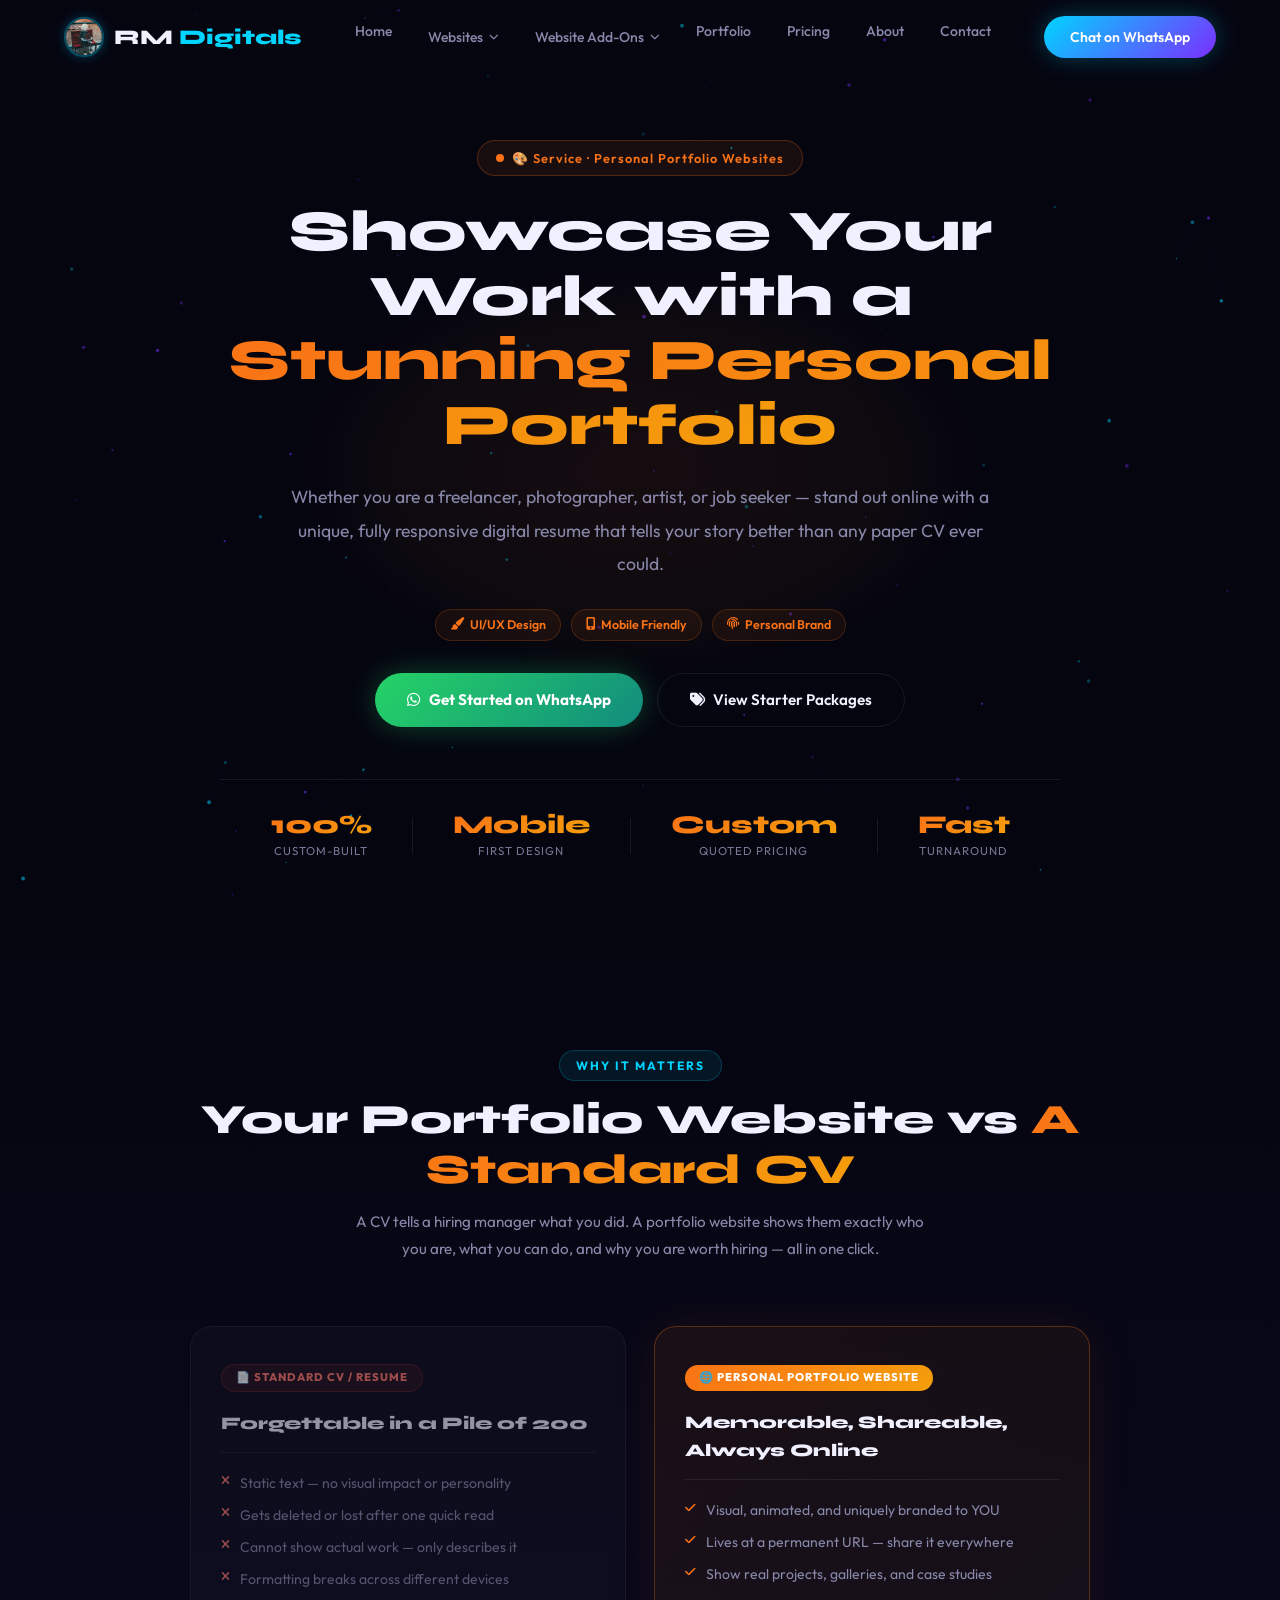
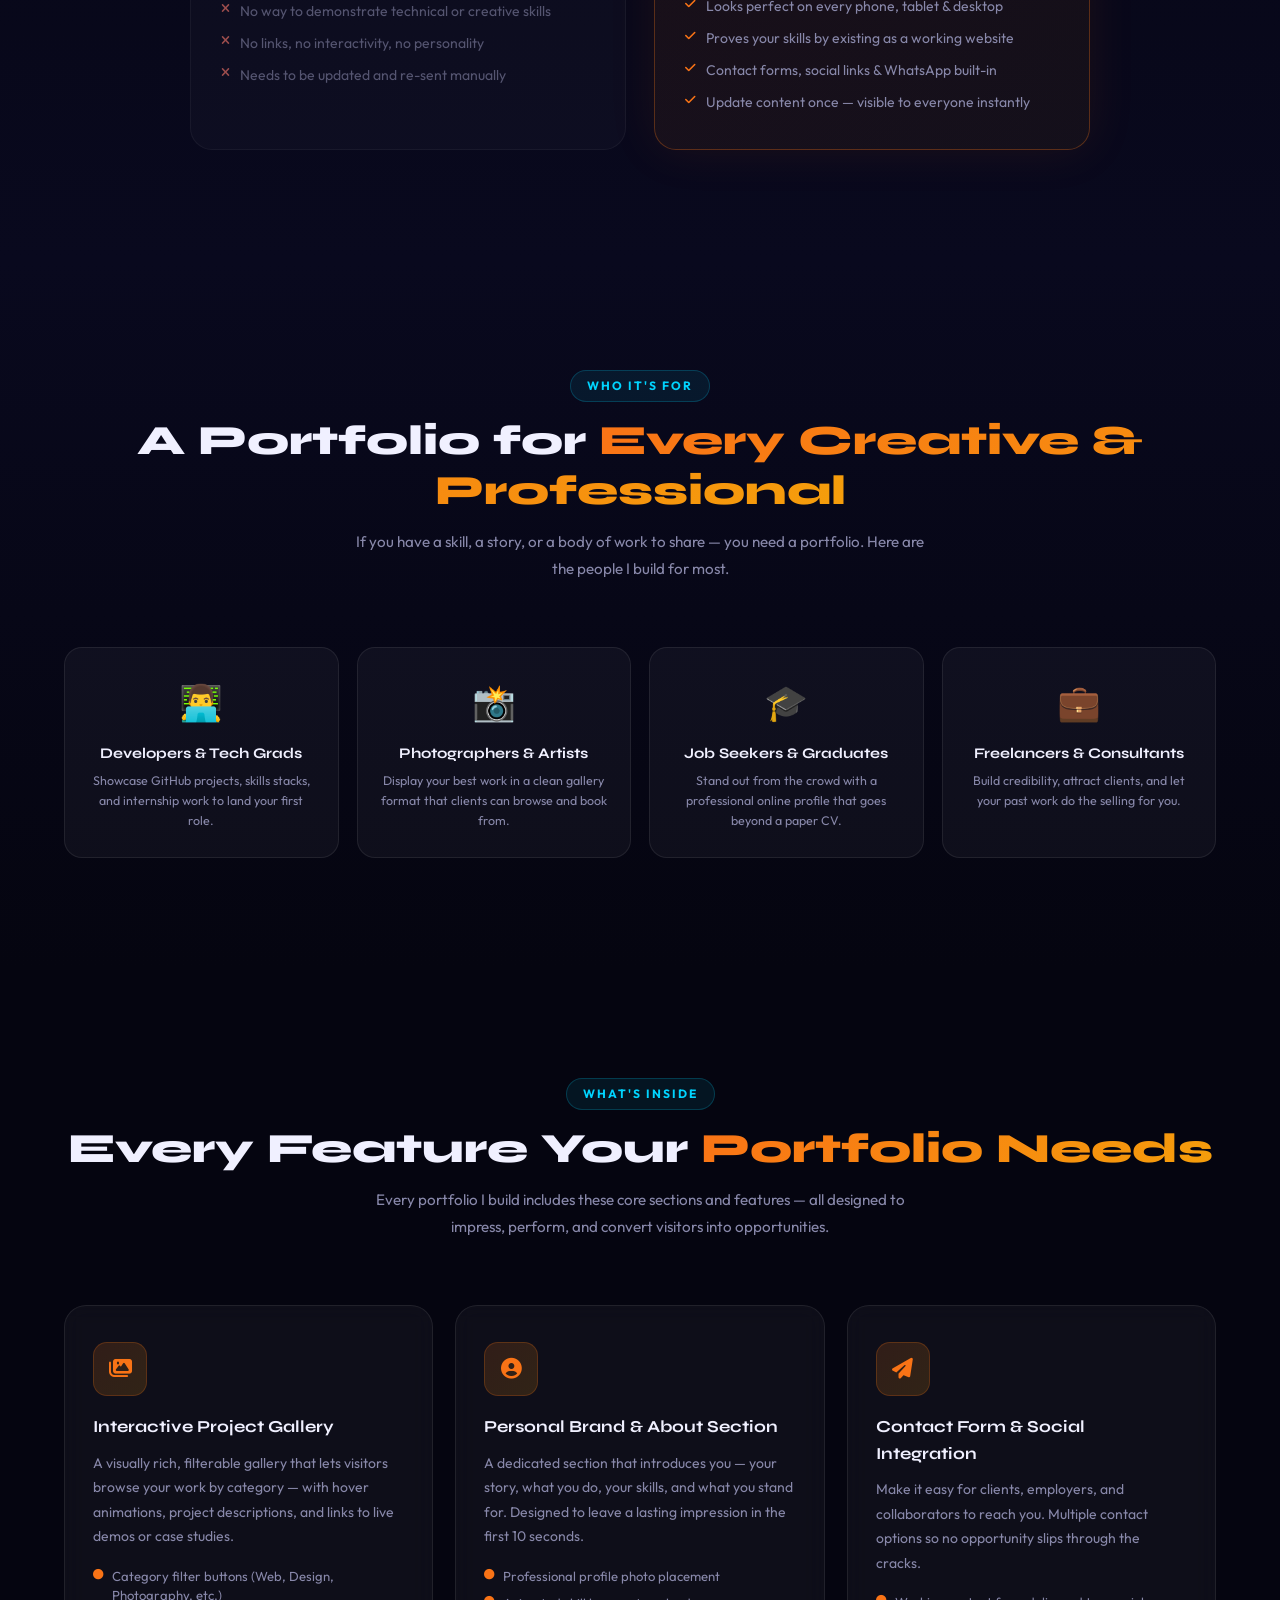
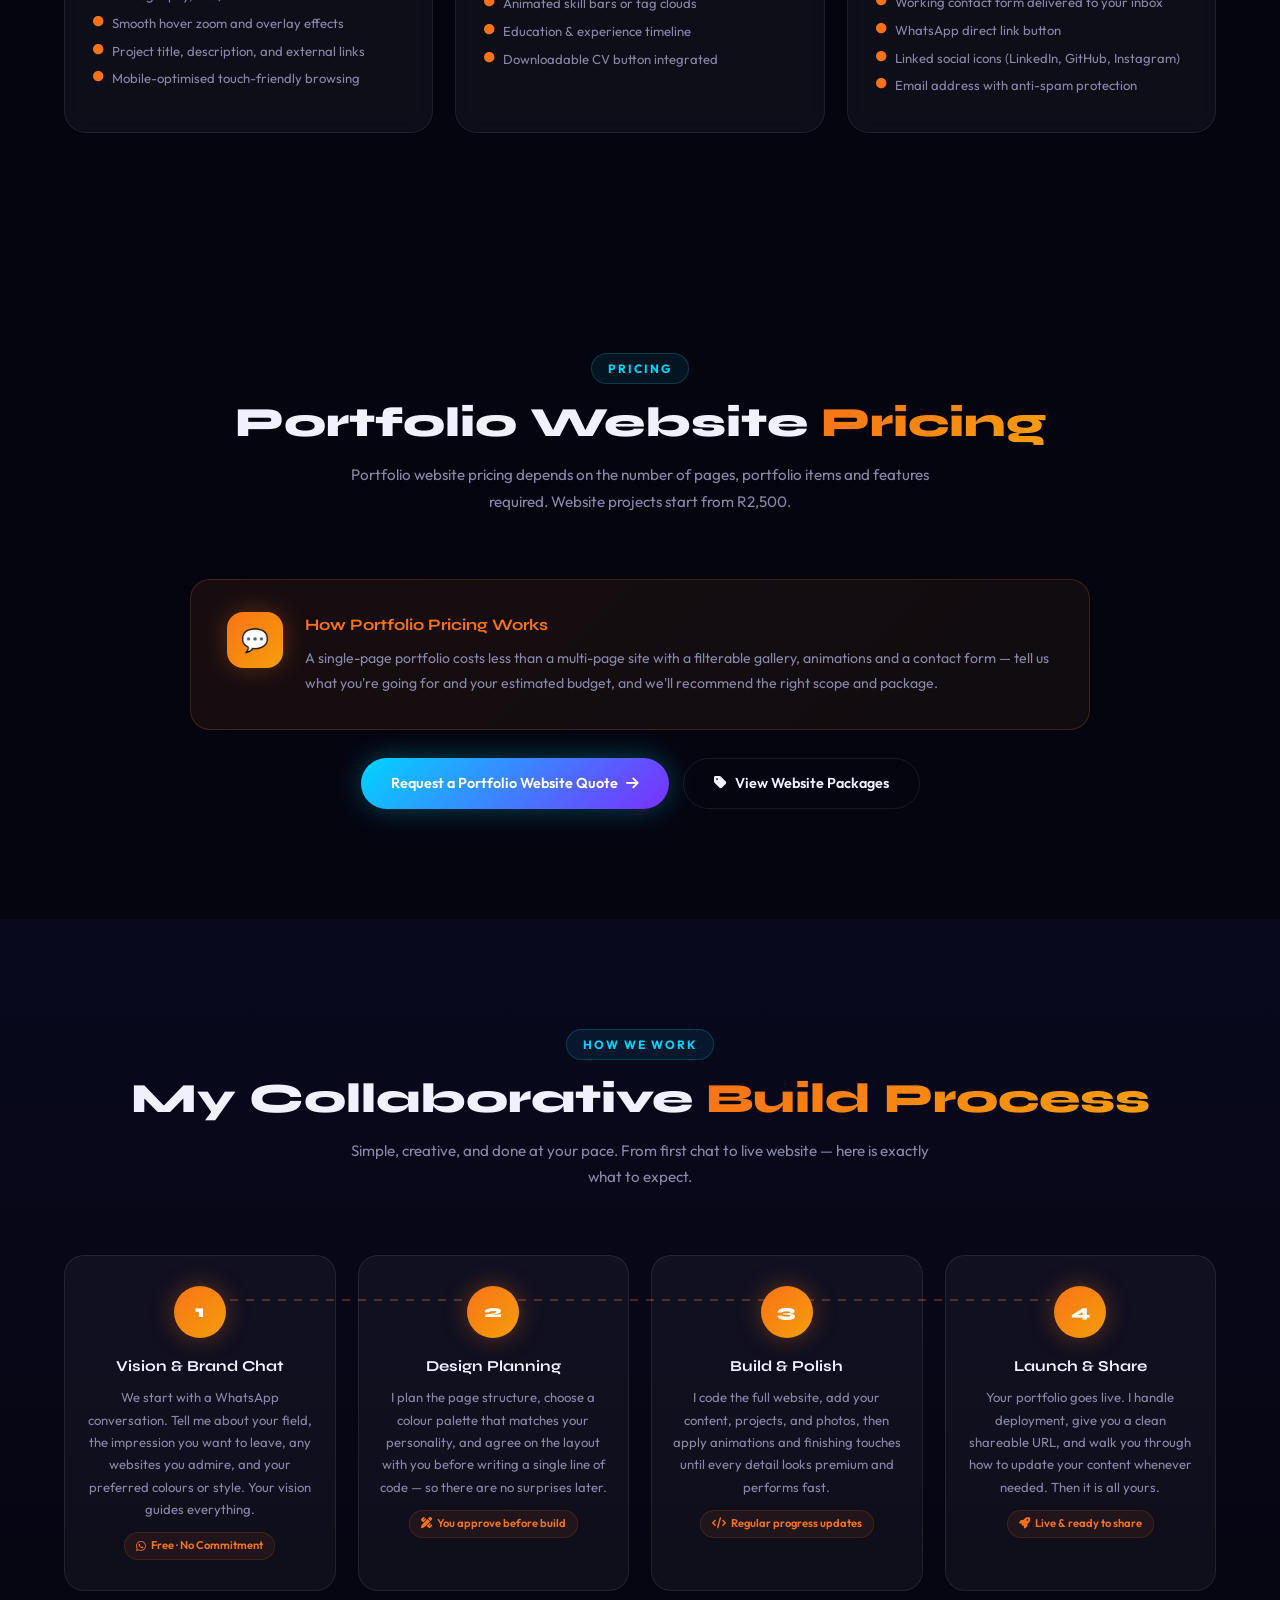
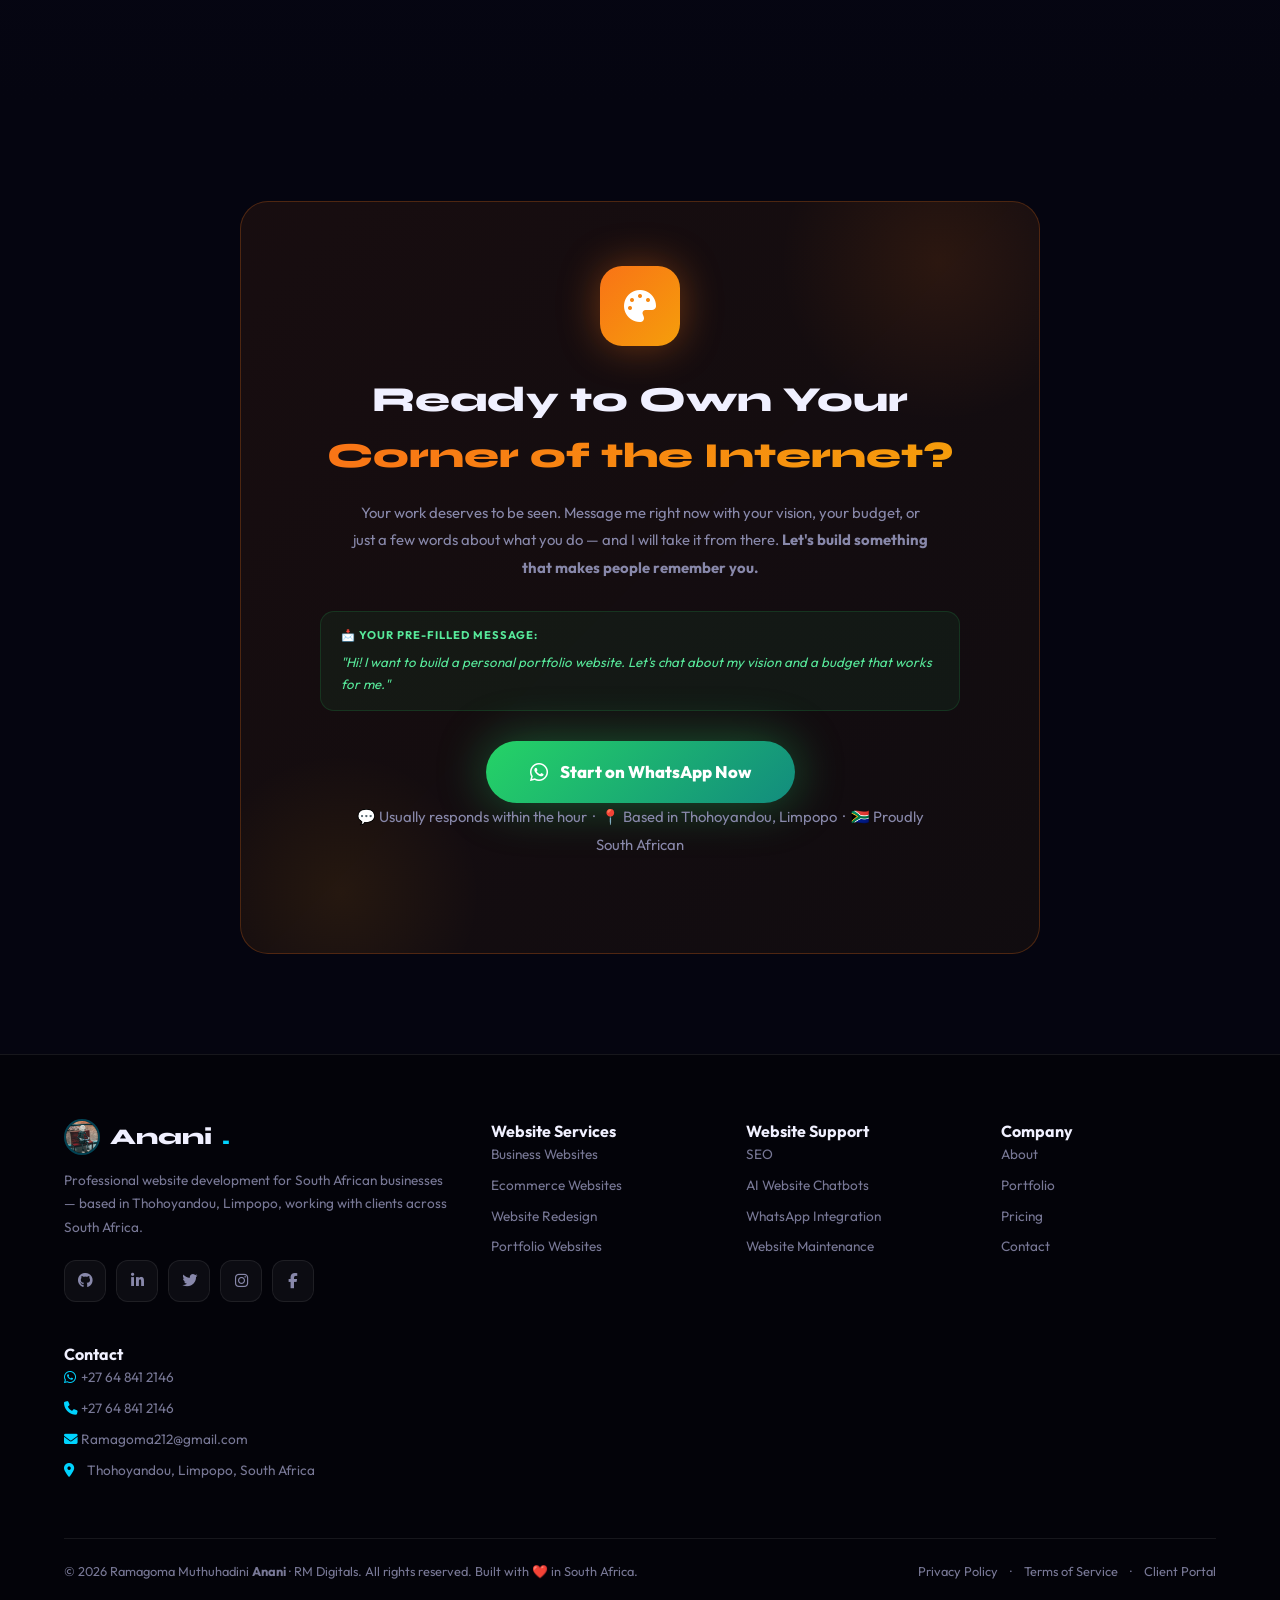
<file: PortfolioWebsite.html>
<!DOCTYPE html>
<html lang="en">
<head>
    <meta charset="UTF-8" />
    <meta name="viewport" content="width=device-width, initial-scale=1.0" />
    <title>Portfolio Websites | RM Digitals — Stunning Personal Portfolios</title>
    <meta name="description"
          content="Stand out online with a unique, responsive personal portfolio website by Anani RM. Built for freelancers, photographers, artists, graduates and job seekers in South Africa." />

    <link rel="icon" type="image/x-icon" href="favicon.ico" sizes="any" />
    <link rel="icon" type="image/png" sizes="32x32" href="images/favicon-32.png" />
    <link rel="icon" type="image/png" sizes="48x48" href="images/favicon-48.png" />
    <link rel="apple-touch-icon" href="apple-touch-icon.png" />

    <link rel="canonical" href="https://rmdigitals.co.za/PortfolioWebsite.html" />

    <!-- Open Graph -->
    <meta property="og:type" content="website" />
    <meta property="og:site_name" content="RM Digitals" />
    <meta property="og:title" content="Portfolio Websites | RM Digitals — Stunning Personal Portfolios" />
    <meta property="og:description" content="Stand out online with a unique, responsive personal portfolio website by Anani RM. Built for freelancers, photographers, artists, graduates and job seekers in South Africa." />
    <meta property="og:url" content="https://rmdigitals.co.za/PortfolioWebsite.html" />
    <meta property="og:image" content="https://rmdigitals.co.za/images/og-image.jpg" />
    <meta property="og:image:width" content="1200" />
    <meta property="og:image:height" content="630" />
    <meta property="og:locale" content="en_ZA" />

    <!-- Twitter Card -->
    <meta name="twitter:card" content="summary_large_image" />
    <meta name="twitter:title" content="Portfolio Websites | RM Digitals — Stunning Personal Portfolios" />
    <meta name="twitter:description" content="Stand out online with a unique, responsive personal portfolio website by Anani RM. Built for freelancers, photographers, artists, graduates and job seekers in South Africa." />
    <meta name="twitter:image" content="https://rmdigitals.co.za/images/og-image.jpg" />


    <link rel="preconnect" href="https://fonts.googleapis.com" />
    <link rel="preconnect" href="https://fonts.gstatic.com" crossorigin />
    <link href="https://fonts.googleapis.com/css2?family=Syne:wght@400;600;700;800&family=Outfit:wght@300;400;500;600&display=swap"
          rel="stylesheet" />

    <link rel="stylesheet"
          href="https://cdnjs.cloudflare.com/ajax/libs/font-awesome/6.5.0/css/all.min.css" />

    <link rel="stylesheet" href="style.css" />

    <!-- ============================================================
         PAGE-SPECIFIC STYLES
         Creative orange / warm coral theme for Portfolio page.
         Distinct from the other service page palettes,
         WhatsApp (green), Business (cyan).
    ============================================================ -->
    <style>

        /* ── Portfolio page accent palette ───────────────────────────
           Warm orange = creativity, energy, personal brand, ambition.
        ──────────────────────────────────────────────────────────── */
        :root {
            --port-orange:  #f97316;
            --port-amber:   #f59e0b;
            --port-light:   #fdba74;
            --port-red:     #ff453a;
            --grad-port:    linear-gradient(135deg, #f97316, #f59e0b);
            --grad-port-soft: linear-gradient(135deg,
                               rgba(249,115,22,.08) 0%,
                               rgba(245,158,11,.05) 100%);
        }

        /* ── Page Hero ──────────────────────────────────────────────── */
        .page-hero {
            min-height: 75vh;
            display: flex;
            align-items: center;
            justify-content: center;
            text-align: center;
            padding: 140px 24px 80px;
            position: relative;
            overflow: hidden;
        }

        .page-hero-content {
            max-width: 840px;
            z-index: 1;
        }

        /* Orange creative badge */
        .hero-badge-port {
            display: inline-flex;
            align-items: center;
            gap: 8px;
            padding: 7px 18px;
            background: rgba(249,115,22,.08);
            border: 1px solid rgba(249,115,22,.25);
            color: var(--port-orange);
            font-size: .8rem;
            font-weight: 600;
            letter-spacing: 1px;
            border-radius: 100px;
            margin-bottom: 24px;
            animation: fadeUp .7s ease both;
        }

        .badge-dot-port {
            width: 8px; height: 8px;
            background: var(--port-orange);
            border-radius: 50%;
            animation: pulseDotPort 2s ease infinite;
            flex-shrink: 0;
        }
        @keyframes pulseDotPort {
            0%,100% { box-shadow: 0 0 0 0 rgba(249,115,22,.5); }
            50%      { box-shadow: 0 0 0 7px rgba(249,115,22,0); }
        }

        .page-hero-title {
            font-family: var(--f-display);
            font-size: clamp(2rem, 4.5vw, 3.7rem);
            font-weight: 800;
            line-height: 1.12;
            margin-bottom: 22px;
            animation: fadeUp .7s .1s ease both;
        }

        /* Orange gradient text */
        .gradient-text-port {
            background: var(--grad-port);
            -webkit-background-clip: text;
            -webkit-text-fill-color: transparent;
            background-clip: text;
        }

        .page-hero-subtitle {
            color: var(--text-mid);
            font-size: clamp(.9rem, 1.8vw, 1.1rem);
            line-height: 1.9;
            margin-bottom: 28px;
            max-width: 700px;
            margin-left: auto;
            margin-right: auto;
            animation: fadeUp .7s .2s ease both;
        }

        /* Tag pills row below subtitle */
        .hero-tag-pills {
            display: flex;
            gap: 10px;
            justify-content: center;
            flex-wrap: wrap;
            margin-bottom: 32px;
            animation: fadeUp .7s .25s ease both;
        }

        .hero-tag-pill {
            display: inline-flex;
            align-items: center;
            gap: 6px;
            padding: 5px 14px;
            background: rgba(249,115,22,.07);
            border: 1px solid rgba(249,115,22,.2);
            color: var(--port-orange);
            font-size: .78rem;
            font-weight: 600;
            border-radius: 100px;
        }

        .page-hero-buttons {
            display: flex;
            gap: 14px;
            justify-content: center;
            flex-wrap: wrap;
            animation: fadeUp .7s .3s ease both;
        }

        /* Ambient glow */
        .page-hero::before {
            content: '';
            position: absolute;
            top: 50%; left: 50%;
            transform: translate(-50%, -50%);
            width: 700px; height: 420px;
            background: radial-gradient(ellipse,
                rgba(249,115,22,.07) 0%,
                rgba(245,158,11,.04) 50%,
                transparent 70%);
            pointer-events: none;
            z-index: 0;
        }

        /* WhatsApp button */
        .btn-whatsapp-hero {
            display: inline-flex;
            align-items: center;
            gap: 9px;
            padding: 14px 32px;
            background: linear-gradient(135deg, #25D366, #128C7E);
            color: #fff;
            font-family: var(--f-body);
            font-weight: 700;
            font-size: .95rem;
            border-radius: 100px;
            text-decoration: none;
            transition: var(--t);
            box-shadow: 0 0 30px rgba(37,211,102,.3);
            white-space: nowrap;
        }
        .btn-whatsapp-hero:hover {
            transform: translateY(-3px);
            box-shadow: 0 0 50px rgba(37,211,102,.5);
        }

        /* Ghost outline button */
        .btn-ghost {
            display: inline-flex;
            align-items: center;
            gap: 8px;
            padding: 14px 32px;
            background: transparent;
            color: var(--text-hi);
            font-family: var(--f-body);
            font-weight: 600;
            font-size: .95rem;
            border: 1px solid var(--border);
            border-radius: 100px;
            text-decoration: none;
            transition: var(--t);
            white-space: nowrap;
        }
        .btn-ghost:hover {
            border-color: var(--port-orange);
            color: var(--port-orange);
            background: rgba(249,115,22,.05);
            transform: translateY(-3px);
        }

        /* Trust stats bar */
        .trust-bar {
            display: flex;
            justify-content: center;
            align-items: center;
            gap: 40px;
            flex-wrap: wrap;
            margin-top: 52px;
            padding-top: 32px;
            border-top: 1px solid var(--border);
            animation: fadeUp .7s .4s ease both;
        }

        .trust-item {
            display: flex;
            flex-direction: column;
            align-items: center;
            gap: 4px;
            text-align: center;
        }

        .trust-num {
            font-family: var(--f-display);
            font-size: 1.6rem;
            font-weight: 800;
            background: var(--grad-port);
            -webkit-background-clip: text;
            -webkit-text-fill-color: transparent;
            background-clip: text;
            line-height: 1;
        }

        .trust-label {
            font-size: .72rem;
            color: var(--text-lo);
            text-transform: uppercase;
            letter-spacing: 1px;
        }

        .trust-divider { width: 1px; height: 36px; background: var(--border); }

        /* ── Why Portfolio Beats a CV (Comparison) ─────────────────── */
        .compare-section {
            background: linear-gradient(180deg, var(--bg-base) 0%, var(--bg-layer) 100%);
        }

        .compare-grid {
            display: grid;
            grid-template-columns: 1fr 1fr;
            gap: 28px;
            max-width: 900px;
            margin: 0 auto;
        }

        .compare-card {
            background: var(--bg-glass);
            border: 1px solid var(--border);
            border-radius: 22px;
            padding: 36px 30px;
            position: relative;
            overflow: hidden;
            transition: var(--t);
        }

        /* Left — "old way" dim look */
        .compare-card.old-way { opacity: .6; }

        /* Right — "better way" glowing */
        .compare-card.new-way {
            border-color: rgba(249,115,22,.3);
            background: var(--grad-port-soft);
            box-shadow: 0 0 50px rgba(249,115,22,.09);
        }

        .compare-label {
            display: inline-block;
            padding: 4px 14px;
            font-size: .7rem;
            font-weight: 800;
            text-transform: uppercase;
            letter-spacing: 1px;
            border-radius: 100px;
            margin-bottom: 18px;
        }

        .compare-label.bad-label {
            background: rgba(255,69,58,.1);
            border: 1px solid rgba(255,69,58,.2);
            color: #ff7b6e;
        }

        .compare-label.good-label {
            background: var(--grad-port);
            color: #fff;
        }

        .compare-card h3 {
            font-family: var(--f-display);
            font-size: 1.1rem;
            font-weight: 800;
            color: var(--text-hi);
            margin-bottom: 20px;
            padding-bottom: 14px;
            border-bottom: 1px solid var(--border);
        }

        .compare-list {
            list-style: none;
            display: flex;
            flex-direction: column;
            gap: 11px;
        }

        .compare-list li {
            display: flex;
            align-items: flex-start;
            gap: 10px;
            font-size: .875rem;
            color: var(--text-mid);
            line-height: 1.5;
        }

        .compare-list li i { font-size: .75rem; margin-top: 2px; flex-shrink: 0; }
        .compare-list li .fa-times  { color: #ff7b6e; }
        .compare-list li .fa-check  { color: var(--port-orange); }

        /* ── Portfolio Features ─────────────────────────────────────── */
        .features-section { background: var(--bg-base); }

        .features-grid {
            display: grid;
            grid-template-columns: repeat(3, 1fr);
            gap: 22px;
        }

        .feature-card {
            background: var(--bg-glass);
            border: 1px solid var(--border);
            border-radius: 22px;
            padding: 36px 28px;
            position: relative;
            overflow: hidden;
            transition: var(--t);
            backdrop-filter: blur(10px);
        }
        .feature-card:hover {
            transform: translateY(-8px);
            border-color: rgba(249,115,22,.3);
            background: var(--bg-glass-hov);
        }
        .feature-card:hover .card-glow { opacity: 1; }

        .feature-icon {
            width: 54px; height: 54px;
            background: linear-gradient(135deg,
                rgba(249,115,22,.15), rgba(245,158,11,.15));
            border: 1px solid rgba(249,115,22,.22);
            border-radius: 14px;
            display: flex;
            align-items: center;
            justify-content: center;
            font-size: 1.3rem;
            color: var(--port-orange);
            margin-bottom: 18px;
            transition: var(--t);
        }
        .feature-card:hover .feature-icon { transform: scale(1.1); }

        .feature-card h3 {
            font-family: var(--f-display);
            font-size: 1.05rem;
            font-weight: 700;
            color: var(--text-hi);
            margin-bottom: 10px;
        }

        .feature-card > p {
            font-size: .875rem;
            color: var(--text-mid);
            line-height: 1.75;
            margin-bottom: 18px;
        }

        .feature-list {
            list-style: none;
            display: flex;
            flex-direction: column;
            gap: 8px;
        }

        .feature-list li {
            display: flex;
            align-items: flex-start;
            gap: 9px;
            font-size: .82rem;
            color: var(--text-mid);
            line-height: 1.5;
        }

        .feature-list li i {
            color: var(--port-orange);
            font-size: .65rem;
            margin-top: 3px;
            flex-shrink: 0;
        }

        /* ── Who It's Built For ─────────────────────────────────────── */
        .audience-section {
            background: linear-gradient(180deg, var(--bg-layer) 0%, var(--bg-base) 100%);
        }

        .audience-grid {
            display: grid;
            grid-template-columns: repeat(4, 1fr);
            gap: 18px;
        }

        .audience-card {
            background: var(--bg-glass);
            border: 1px solid var(--border);
            border-radius: 18px;
            padding: 26px 20px;
            text-align: center;
            transition: var(--t);
            position: relative;
            overflow: hidden;
        }
        .audience-card:hover {
            transform: translateY(-6px);
            border-color: rgba(249,115,22,.3);
            background: var(--bg-glass-hov);
        }
        .audience-card:hover .card-glow { opacity: 1; }

        .audience-emoji {
            font-size: 2.2rem;
            margin-bottom: 12px;
            display: block;
        }

        .audience-card h3 {
            font-family: var(--f-display);
            font-size: .92rem;
            font-weight: 700;
            color: var(--text-hi);
            margin-bottom: 6px;
        }

        .audience-card p {
            font-size: .78rem;
            color: var(--text-mid);
            line-height: 1.6;
        }

        /* ── Pricing ────────────────────────────────────────────────── */
        .pricing-section { background: var(--bg-base); }

        .packages-grid {
            display: grid;
            grid-template-columns: repeat(3, 1fr);
            gap: 22px;
            margin-bottom: 40px;
        }

        .package-card {
            background: var(--bg-glass);
            border: 1px solid var(--border);
            border-radius: 24px;
            padding: 36px 28px;
            position: relative;
            overflow: hidden;
            transition: var(--t);
            display: flex;
            flex-direction: column;
        }
        .package-card:hover {
            transform: translateY(-8px);
            border-color: rgba(249,115,22,.3);
            background: var(--bg-glass-hov);
        }

        .package-card.recommended {
            border-color: rgba(249,115,22,.35);
            background: var(--grad-port-soft);
            box-shadow: 0 0 55px rgba(249,115,22,.1);
        }

        .package-badge {
            display: inline-block;
            padding: 4px 14px;
            background: var(--grad-port);
            color: #fff;
            font-size: .68rem;
            font-weight: 800;
            text-transform: uppercase;
            letter-spacing: 1px;
            border-radius: 100px;
            margin-bottom: 18px;
            align-self: flex-start;
        }

        .package-name {
            font-family: var(--f-display);
            font-size: 1.1rem;
            font-weight: 800;
            color: var(--text-hi);
            margin-bottom: 6px;
        }

        .package-tagline {
            font-size: .82rem;
            color: var(--text-lo);
            margin-bottom: 22px;
            line-height: 1.55;
        }

        .package-price {
            margin-bottom: 24px;
            padding-bottom: 22px;
            border-bottom: 1px solid var(--border);
        }

        .price-from {
            font-size: .72rem;
            color: var(--text-lo);
            text-transform: uppercase;
            letter-spacing: 1px;
            display: block;
            margin-bottom: 4px;
        }

        .price-amount-pkg {
            font-family: var(--f-display);
            font-size: 2.4rem;
            font-weight: 800;
            background: var(--grad-port);
            -webkit-background-clip: text;
            -webkit-text-fill-color: transparent;
            background-clip: text;
            line-height: 1;
        }

        .price-period {
            font-size: .78rem;
            color: var(--text-lo);
            margin-top: 4px;
            display: block;
        }

        .package-includes {
            list-style: none;
            display: flex;
            flex-direction: column;
            gap: 10px;
            flex: 1;
            margin-bottom: 28px;
        }

        .package-includes li {
            display: flex;
            align-items: flex-start;
            gap: 10px;
            font-size: .86rem;
            color: var(--text-mid);
            line-height: 1.55;
        }

        .package-includes li i {
            color: var(--port-orange);
            font-size: .72rem;
            margin-top: 3px;
            flex-shrink: 0;
        }

        .btn-package {
            display: flex;
            align-items: center;
            justify-content: center;
            gap: 8px;
            padding: 12px 22px;
            background: transparent;
            border: 1px solid var(--border);
            color: var(--text-mid);
            font-family: var(--f-body);
            font-weight: 600;
            font-size: .88rem;
            border-radius: 100px;
            text-decoration: none;
            transition: var(--t);
            margin-top: auto;
        }
        .btn-package:hover {
            border-color: var(--port-orange);
            color: var(--port-orange);
            background: rgba(249,115,22,.06);
            transform: translateY(-2px);
        }

        .btn-package-featured {
            background: var(--grad-port) !important;
            border-color: transparent !important;
            color: #fff !important;
            font-weight: 700;
        }
        .btn-package-featured:hover {
            transform: translateY(-3px) !important;
            box-shadow: 0 0 30px rgba(249,115,22,.4) !important;
            color: #fff !important;
        }

        /* Negotiation note */
        .negotiation-note {
            background: var(--grad-port-soft);
            border: 1px solid rgba(249,115,22,.2);
            border-radius: 20px;
            padding: 32px 36px;
            display: flex;
            gap: 22px;
            align-items: flex-start;
            max-width: 900px;
            margin: 0 auto;
        }

        .note-icon-wrap {
            width: 56px; height: 56px;
            background: var(--grad-port);
            border-radius: 16px;
            display: flex;
            align-items: center;
            justify-content: center;
            font-size: 1.4rem;
            flex-shrink: 0;
            box-shadow: 0 0 24px rgba(249,115,22,.3);
        }

        .negotiation-note h3 {
            font-family: var(--f-display);
            font-size: 1rem;
            font-weight: 700;
            color: var(--port-orange);
            margin-bottom: 8px;
        }

        .negotiation-note p {
            font-size: .88rem;
            color: var(--text-mid);
            line-height: 1.8;
        }

        .negotiation-note strong { color: var(--text-hi); }

        /* ── Collaborative Build Process ────────────────────────────── */
        .process-section { background: linear-gradient(180deg, var(--bg-layer) 0%, var(--bg-base) 100%); }

        .steps-grid {
            display: grid;
            grid-template-columns: repeat(4, 1fr);
            gap: 22px;
            position: relative;
        }

        /* Dashed connector line between steps */
        .steps-grid::before {
            content: '';
            position: absolute;
            top: 44px;
            left: calc(12.5% + 22px);
            right: calc(12.5% + 22px);
            height: 2px;
            background: repeating-linear-gradient(
                90deg,
                rgba(249,115,22,.3) 0px,
                rgba(249,115,22,.3) 8px,
                transparent 8px,
                transparent 16px
            );
            z-index: 0;
            pointer-events: none;
        }

        .step-card {
            background: var(--bg-glass);
            border: 1px solid var(--border);
            border-radius: 20px;
            padding: 30px 20px;
            text-align: center;
            position: relative;
            z-index: 1;
            transition: var(--t);
        }
        .step-card:hover {
            transform: translateY(-6px);
            border-color: rgba(249,115,22,.3);
            background: var(--bg-glass-hov);
        }

        .step-number {
            width: 52px; height: 52px;
            background: var(--grad-port);
            border-radius: 50%;
            display: flex;
            align-items: center;
            justify-content: center;
            font-family: var(--f-display);
            font-size: 1.1rem;
            font-weight: 800;
            color: #fff;
            margin: 0 auto 16px;
            box-shadow: 0 0 24px rgba(249,115,22,.35);
        }

        .step-card h3 {
            font-family: var(--f-display);
            font-size: .95rem;
            font-weight: 700;
            color: var(--text-hi);
            margin-bottom: 8px;
        }

        .step-card p {
            font-size: .82rem;
            color: var(--text-mid);
            line-height: 1.7;
        }

        .step-detail-tag {
            display: inline-flex;
            align-items: center;
            gap: 5px;
            margin-top: 12px;
            padding: 4px 11px;
            background: rgba(249,115,22,.07);
            border: 1px solid rgba(249,115,22,.15);
            border-radius: 100px;
            font-size: .7rem;
            color: var(--port-orange);
            font-weight: 600;
        }

        /* ── Final CTA ──────────────────────────────────────────────── */
        .final-cta-section {
            background: var(--bg-base);
            padding: 100px 0;
        }

        .final-cta-wrap {
            max-width: 800px;
            margin: 0 auto;
            text-align: center;
            background: var(--grad-port-soft);
            border: 1px solid rgba(249,115,22,.25);
            border-radius: 28px;
            padding: 64px 48px;
            position: relative;
            overflow: hidden;
        }

        .final-cta-wrap::before,
        .final-cta-wrap::after {
            content: '';
            position: absolute;
            border-radius: 50%;
            pointer-events: none;
        }
        .final-cta-wrap::before {
            width: 320px; height: 320px;
            background: radial-gradient(circle, rgba(249,115,22,.1) 0%, transparent 70%);
            top: -100px; right: -60px;
        }
        .final-cta-wrap::after {
            width: 280px; height: 280px;
            background: radial-gradient(circle, rgba(245,158,11,.08) 0%, transparent 70%);
            bottom: -80px; left: -40px;
        }

        .cta-port-icon {
            width: 80px; height: 80px;
            background: var(--grad-port);
            border-radius: 22px;
            display: flex;
            align-items: center;
            justify-content: center;
            font-size: 2rem;
            color: #fff;
            margin: 0 auto 26px;
            box-shadow: 0 0 40px rgba(249,115,22,.4);
            position: relative;
            z-index: 1;
            animation: floatPortIcon 3s ease-in-out infinite;
        }
        @keyframes floatPortIcon {
            0%,100% { transform: translateY(0); }
            50%      { transform: translateY(-8px); }
        }

        .final-cta-wrap h2 {
            font-family: var(--f-display);
            font-size: clamp(1.5rem, 3vw, 2.2rem);
            font-weight: 800;
            margin-bottom: 14px;
            position: relative;
            z-index: 1;
        }

        .final-cta-wrap > p {
            color: var(--text-mid);
            font-size: .93rem;
            line-height: 1.85;
            max-width: 580px;
            margin: 0 auto 30px;
            position: relative;
            z-index: 1;
        }

        .wa-message-preview {
            background: rgba(37,211,102,.06);
            border: 1px solid rgba(37,211,102,.15);
            border-radius: 14px;
            padding: 14px 20px;
            margin: 0 auto 30px;
            max-width: 640px;
            font-size: .83rem;
            color: #57e89a;
            text-align: left;
            position: relative;
            z-index: 1;
            font-style: italic;
            line-height: 1.65;
        }

        .wa-message-preview::before {
            content: '📩  Your pre-filled message:';
            font-style: normal;
            font-weight: 700;
            color: #57e89a;
            display: block;
            font-size: .7rem;
            margin-bottom: 7px;
            text-transform: uppercase;
            letter-spacing: 1px;
        }

        .btn-wa-large {
            display: inline-flex;
            align-items: center;
            gap: 12px;
            padding: 18px 44px;
            background: linear-gradient(135deg, #25D366, #128C7E);
            color: #fff;
            font-family: var(--f-body);
            font-weight: 800;
            font-size: 1.05rem;
            border-radius: 100px;
            text-decoration: none;
            position: relative;
            z-index: 1;
            box-shadow: 0 0 50px rgba(37,211,102,.4);
            transition: var(--t);
            white-space: nowrap;
        }
        .btn-wa-large i { font-size: 1.3rem; }
        .btn-wa-large:hover {
            transform: translateY(-4px) scale(1.03);
            box-shadow: 0 0 70px rgba(37,211,102,.6);
        }

        .cta-footnote {
            font-size: .75rem;
            color: var(--text-lo);
            margin-top: 16px;
            position: relative;
            z-index: 1;
        }

        /* Facebook brand hover */
        .facebook-icon:hover {
            background: #1877f2 !important;
            box-shadow: 0 0 18px rgba(24,119,242,.4) !important;
        }

        /* ── Responsive ─────────────────────────────────────────────── */
        @media (max-width: 1024px) {
            .compare-grid    { grid-template-columns: 1fr; max-width: 520px; }
            .features-grid   { grid-template-columns: repeat(2, 1fr); }
            .audience-grid   { grid-template-columns: repeat(2, 1fr); }
            .packages-grid   { grid-template-columns: repeat(2, 1fr); }
            .steps-grid      { grid-template-columns: repeat(2, 1fr); }
            .steps-grid::before { display: none; }
        }

        @media (max-width: 768px) {
            .page-hero        { padding: 120px 22px 60px; }
            .features-grid    { grid-template-columns: 1fr; }
            .audience-grid    { grid-template-columns: repeat(2, 1fr); }
            .packages-grid    { grid-template-columns: 1fr; }
            .steps-grid       { grid-template-columns: 1fr; }
            .negotiation-note { flex-direction: column; gap: 14px; }
            .final-cta-wrap   { padding: 40px 22px; }
            .trust-bar        { gap: 22px; }
            .trust-divider    { display: none; }
            .btn-wa-large     { padding: 16px 28px; font-size: .9rem; }
            section           { padding: 70px 0; }
        }

        @media (max-width: 480px) {
            .page-hero-title  { font-size: 1.95rem; }
            .package-card     { padding: 26px 20px; }
            .audience-grid    { grid-template-columns: 1fr; }
        }

    </style>

    <script type="application/ld+json">
{
    "@context": "https://schema.org",
    "@graph": [
        {
            "@type": "Service",
            "serviceType": "Portfolio Website Development",
            "name": "Portfolio Websites",
            "description": "Stand out online with a unique, responsive personal portfolio website by Anani RM. Built for freelancers, photographers, artists, graduates and job seekers in South Africa.",
            "url": "https://rmdigitals.co.za/PortfolioWebsite.html",
            "provider": {
                "@id": "https://rmdigitals.co.za/#organization"
            },
            "areaServed": {
                "@type": "Country",
                "name": "South Africa"
            }
        },
        {
            "@type": "BreadcrumbList",
            "itemListElement": [
                {
                    "@type": "ListItem",
                    "position": 1,
                    "name": "Home",
                    "item": "https://rmdigitals.co.za/"
                },
                {
                    "@type": "ListItem",
                    "position": 2,
                    "name": "Websites",
                    "item": "https://rmdigitals.co.za/#services-websites"
                },
                {
                    "@type": "ListItem",
                    "position": 3,
                    "name": "Portfolio Websites",
                    "item": "https://rmdigitals.co.za/PortfolioWebsite.html"
                }
            ]
        }
    ]
}
    </script>
</head>
<body>

    <!-- ===== LOADING SCREEN ===== -->
    <div id="loader">
        <div class="loader-inner">
            <div class="loader-avatar-wrap">
                <div class="loader-ring"></div>
                <img src="images/mylog.webp" alt="Anani RM" class="loader-logo-img" width="52" height="52" />
            </div>
            <div class="loader-logo">
                <span>Loading<span class="loader-dots">...</span></span>
            </div>
        </div>
    </div>

    <!-- ===== NAVIGATION ===== -->
    <nav id="navbar">
        <div class="nav-container">

            <a href="index.html" class="nav-logo">
                <img src="images/mylog.webp" alt="RM Digitals — Anani Ramagoma, web developer in Thohoyandou, Limpopo" class="nav-logo-img" width="40" height="40" />
                <span class="nav-logo-text">RM<span class="accent"> Digitals</span></span>
            </a>

            <ul class="nav-links">
                <li><a href="index.html#home">Home</a></li>
                <li class="has-dropdown">
                    <a href="index.html#services-websites" class="dropdown-toggle" aria-haspopup="true" aria-expanded="false">Websites <i class="fas fa-chevron-down chevron"></i></a>
                    <ul class="dropdown-menu">
                        <li><a href="business-websites.html">Business Websites</a></li>
                        <li><a href="ecommerce-websites.html">Ecommerce Websites</a></li>
                        <li><a href="website-RedesingAndDesing.html">Website Redesign</a></li>
                        <li><a href="PortfolioWebsite.html" class="active-link">Portfolio Websites</a></li>
                    </ul>
                </li>
                <li class="has-dropdown">
                    <a href="index.html#enhance-website" class="dropdown-toggle" aria-haspopup="true" aria-expanded="false">Website Add-Ons <i class="fas fa-chevron-down chevron"></i></a>
                    <ul class="dropdown-menu">
                        <li><a href="SEO-Optimization.html">SEO</a></li>
                        <li><a href="chatbots.html">AI Website Chatbots</a></li>
                        <li><a href="WhatsAppIntegration.html">WhatsApp Integration</a></li>
                        <li><a href="pricing.html#maintenance">Website Maintenance</a></li>
                    </ul>
                </li>
                <li><a href="index.html#portfolio">Portfolio</a></li>
                <li><a href="pricing.html">Pricing</a></li>
                <li><a href="index.html#about">About</a></li>
                <li><a href="index.html#contact">Contact</a></li>
            </ul>

            <div class="nav-right">
                <a href="https://wa.me/27648412146?text=Hi%20Anani%2C%20I%27m%20interested%20in%20your%20website%20development%2C%20SEO%20or%20AI%20services%21"
                   target="_blank" rel="noopener noreferrer" class="nav-cta">Chat on WhatsApp</a>
                <button class="hamburger" id="hamburger" aria-label="Open menu" aria-expanded="false" aria-controls="mobileMenu">
                    <span></span>
                    <span></span>
                    <span></span>
                </button>
            </div>
        </div>
    </nav>

    <!-- Mobile Menu -->
    <div class="mobile-menu" id="mobileMenu">
        <button class="mobile-close" id="mobileClose" aria-label="Close menu">
            <i class="fas fa-times"></i>
        </button>
        <ul>
            <li><a href="index.html#home" class="mobile-link">Home</a></li>

            <li class="mobile-group">
                <span class="mobile-group-label">Websites</span>
                <ul class="mobile-sublist">
                    <li><a href="business-websites.html" class="mobile-link">Business Websites</a></li>
                    <li><a href="ecommerce-websites.html" class="mobile-link">Ecommerce Websites</a></li>
                    <li><a href="website-RedesingAndDesing.html" class="mobile-link">Website Redesign</a></li>
                    <li><a href="PortfolioWebsite.html" class="mobile-link">Portfolio Websites</a></li>
                </ul>
            </li>

            <li class="mobile-group">
                <span class="mobile-group-label">Website Add-Ons</span>
                <ul class="mobile-sublist">
                    <li><a href="SEO-Optimization.html" class="mobile-link">SEO</a></li>
                    <li><a href="chatbots.html" class="mobile-link">AI Website Chatbots</a></li>
                    <li><a href="WhatsAppIntegration.html" class="mobile-link">WhatsApp Integration</a></li>
                    <li><a href="pricing.html#maintenance" class="mobile-link">Website Maintenance</a></li>
                </ul>
            </li>

            <li><a href="index.html#portfolio" class="mobile-link">Portfolio</a></li>
            <li><a href="pricing.html" class="mobile-link">Pricing</a></li>
            <li><a href="index.html#about" class="mobile-link">About</a></li>
            <li><a href="index.html#contact" class="mobile-link">Contact</a></li>
        </ul>
        <a href="https://wa.me/27648412146" target="_blank" class="mobile-whatsapp">
            <i class="fab fa-whatsapp"></i> Chat on WhatsApp
        </a>
    </div>
    <div class="menu-overlay" id="menuOverlay"></div>

    <canvas id="particleCanvas"></canvas>


    <!-- ============================================================
         1. PAGE HERO
    ============================================================ -->
    <section class="page-hero">
        <div class="page-hero-content">

            <div class="hero-badge-port">
                <span class="badge-dot-port"></span>
                🎨 Service · Personal Portfolio Websites
            </div>

            <h1 class="page-hero-title">
                Showcase Your Work with a<br>
                <span class="gradient-text-port">Stunning Personal Portfolio</span>
            </h1>

            <p class="page-hero-subtitle">
                Whether you are a freelancer, photographer, artist, or job seeker —
                stand out online with a unique, fully responsive digital resume that
                tells your story better than any paper CV ever could.
            </p>

            <!-- Tag pills -->
            <div class="hero-tag-pills">
                <span class="hero-tag-pill"><i class="fas fa-paint-brush"></i> UI/UX Design</span>
                <span class="hero-tag-pill"><i class="fas fa-mobile-alt"></i> Mobile Friendly</span>
                <span class="hero-tag-pill"><i class="fas fa-fingerprint"></i> Personal Brand</span>
            </div>

            <div class="page-hero-buttons">
                <a href="https://wa.me/27648412146?text=Hi!%20I%20want%20to%20build%20a%20personal%20portfolio%20website.%20Let%27s%20chat%20about%20my%20vision%20and%20a%20budget%20that%20works%20for%20me."
                   target="_blank"
                   class="btn-whatsapp-hero">
                    <i class="fab fa-whatsapp"></i>
                    <span>Get Started on WhatsApp</span>
                </a>
                <a href="#packages" class="btn-ghost">
                    <i class="fas fa-tags"></i>
                    <span>View Starter Packages</span>
                </a>
            </div>

            <!-- Trust stats -->
            <div class="trust-bar">
                <div class="trust-item">
                    <span class="trust-num">100%</span>
                    <span class="trust-label">Custom-Built</span>
                </div>
                <div class="trust-divider"></div>
                <div class="trust-item">
                    <span class="trust-num">Mobile</span>
                    <span class="trust-label">First Design</span>
                </div>
                <div class="trust-divider"></div>
                <div class="trust-item">
                    <span class="trust-num">Custom</span>
                    <span class="trust-label">Quoted Pricing</span>
                </div>
                <div class="trust-divider"></div>
                <div class="trust-item">
                    <span class="trust-num">Fast</span>
                    <span class="trust-label">Turnaround</span>
                </div>
            </div>

        </div>
    </section>


    <!-- ============================================================
         2. WHY A PORTFOLIO BEATS A STANDARD CV
    ============================================================ -->
    <section class="compare-section">
        <div class="container">

            <div class="section-header reveal">
                <span class="section-tag">Why It Matters</span>
                <h2 class="section-title">Your Portfolio Website vs <span class="gradient-text-port">A Standard CV</span></h2>
                <p class="section-subtitle">
                    A CV tells a hiring manager what you did. A portfolio website
                    shows them exactly who you are, what you can do, and why you
                    are worth hiring — all in one click.
                </p>
            </div>

            <div class="compare-grid">

                <!-- Left: Old way (CV) -->
                <div class="compare-card old-way">
                    <span class="compare-label bad-label">📄 Standard CV / Resume</span>
                    <h3>Forgettable in a Pile of 200</h3>
                    <ul class="compare-list">
                        <li><i class="fas fa-times"></i> Static text — no visual impact or personality</li>
                        <li><i class="fas fa-times"></i> Gets deleted or lost after one quick read</li>
                        <li><i class="fas fa-times"></i> Cannot show actual work — only describes it</li>
                        <li><i class="fas fa-times"></i> Formatting breaks across different devices</li>
                        <li><i class="fas fa-times"></i> No way to demonstrate technical or creative skills</li>
                        <li><i class="fas fa-times"></i> No links, no interactivity, no personality</li>
                        <li><i class="fas fa-times"></i> Needs to be updated and re-sent manually</li>
                    </ul>
                </div>

                <!-- Right: Portfolio website -->
                <div class="compare-card new-way">
                    <span class="compare-label good-label">🌐 Personal Portfolio Website</span>
                    <h3>Memorable, Shareable, Always Online</h3>
                    <ul class="compare-list">
                        <li><i class="fas fa-check"></i> Visual, animated, and uniquely branded to YOU</li>
                        <li><i class="fas fa-check"></i> Lives at a permanent URL — share it everywhere</li>
                        <li><i class="fas fa-check"></i> Show real projects, galleries, and case studies</li>
                        <li><i class="fas fa-check"></i> Looks perfect on every phone, tablet &amp; desktop</li>
                        <li><i class="fas fa-check"></i> Proves your skills by existing as a working website</li>
                        <li><i class="fas fa-check"></i> Contact forms, social links &amp; WhatsApp built-in</li>
                        <li><i class="fas fa-check"></i> Update content once — visible to everyone instantly</li>
                    </ul>
                </div>

            </div>
        </div>
    </section>


    <!-- ============================================================
         3. WHO IT'S BUILT FOR
    ============================================================ -->
    <section class="audience-section">
        <div class="container">

            <div class="section-header reveal">
                <span class="section-tag">Who It's For</span>
                <h2 class="section-title">A Portfolio for <span class="gradient-text-port">Every Creative & Professional</span></h2>
                <p class="section-subtitle">
                    If you have a skill, a story, or a body of work to share —
                    you need a portfolio. Here are the people I build for most.
                </p>
            </div>

            <div class="audience-grid">

                <div class="audience-card reveal-card">
                    <div class="card-glow"></div>
                    <span class="audience-emoji">👨‍💻</span>
                    <h3>Developers &amp; Tech Grads</h3>
                    <p>Showcase GitHub projects, skills stacks, and internship work to land your first role.</p>
                </div>

                <div class="audience-card reveal-card">
                    <div class="card-glow"></div>
                    <span class="audience-emoji">📸</span>
                    <h3>Photographers &amp; Artists</h3>
                    <p>Display your best work in a clean gallery format that clients can browse and book from.</p>
                </div>

                <div class="audience-card reveal-card">
                    <div class="card-glow"></div>
                    <span class="audience-emoji">🎓</span>
                    <h3>Job Seekers &amp; Graduates</h3>
                    <p>Stand out from the crowd with a professional online profile that goes beyond a paper CV.</p>
                </div>

                <div class="audience-card reveal-card">
                    <div class="card-glow"></div>
                    <span class="audience-emoji">💼</span>
                    <h3>Freelancers &amp; Consultants</h3>
                    <p>Build credibility, attract clients, and let your past work do the selling for you.</p>
                </div>

            </div>
        </div>
    </section>


    <!-- ============================================================
         4. PORTFOLIO FEATURES
    ============================================================ -->
    <section class="features-section">
        <div class="container">

            <div class="section-header reveal">
                <span class="section-tag">What's Inside</span>
                <h2 class="section-title">Every Feature Your <span class="gradient-text-port">Portfolio Needs</span></h2>
                <p class="section-subtitle">
                    Every portfolio I build includes these core sections and features — all
                    designed to impress, perform, and convert visitors into opportunities.
                </p>
            </div>

            <div class="features-grid">

                <!-- Feature 1: Interactive Gallery -->
                <div class="feature-card reveal-card">
                    <div class="card-glow"></div>
                    <div class="feature-icon"><i class="fas fa-images"></i></div>
                    <h3>Interactive Project Gallery</h3>
                    <p>
                        A visually rich, filterable gallery that lets visitors browse your
                        work by category — with hover animations, project descriptions,
                        and links to live demos or case studies.
                    </p>
                    <ul class="feature-list">
                        <li><i class="fas fa-circle"></i> Category filter buttons (Web, Design, Photography, etc.)</li>
                        <li><i class="fas fa-circle"></i> Smooth hover zoom and overlay effects</li>
                        <li><i class="fas fa-circle"></i> Project title, description, and external links</li>
                        <li><i class="fas fa-circle"></i> Mobile-optimised touch-friendly browsing</li>
                    </ul>
                </div>

                <!-- Feature 2: Personal Brand & About -->
                <div class="feature-card reveal-card">
                    <div class="card-glow"></div>
                    <div class="feature-icon"><i class="fas fa-user-circle"></i></div>
                    <h3>Personal Brand &amp; About Section</h3>
                    <p>
                        A dedicated section that introduces you — your story, what
                        you do, your skills, and what you stand for. Designed to leave
                        a lasting impression in the first 10 seconds.
                    </p>
                    <ul class="feature-list">
                        <li><i class="fas fa-circle"></i> Professional profile photo placement</li>
                        <li><i class="fas fa-circle"></i> Animated skill bars or tag clouds</li>
                        <li><i class="fas fa-circle"></i> Education &amp; experience timeline</li>
                        <li><i class="fas fa-circle"></i> Downloadable CV button integrated</li>
                    </ul>
                </div>

                <!-- Feature 3: Contact & Conversion -->
                <div class="feature-card reveal-card">
                    <div class="card-glow"></div>
                    <div class="feature-icon"><i class="fas fa-paper-plane"></i></div>
                    <h3>Contact Form &amp; Social Integration</h3>
                    <p>
                        Make it easy for clients, employers, and collaborators to reach
                        you. Multiple contact options so no opportunity slips through
                        the cracks.
                    </p>
                    <ul class="feature-list">
                        <li><i class="fas fa-circle"></i> Working contact form delivered to your inbox</li>
                        <li><i class="fas fa-circle"></i> WhatsApp direct link button</li>
                        <li><i class="fas fa-circle"></i> Linked social icons (LinkedIn, GitHub, Instagram)</li>
                        <li><i class="fas fa-circle"></i> Email address with anti-spam protection</li>
                    </ul>
                </div>

            </div>
        </div>
    </section>


    <!-- ============================================================
         5. PRICING
    ============================================================ -->
    <section class="pricing-section" id="packages">
        <div class="container">

            <div class="section-header reveal">
                <span class="section-tag">Pricing</span>
                <h2 class="section-title">Portfolio Website <span class="gradient-text-port">Pricing</span></h2>
                <p class="section-subtitle">
                    Portfolio website pricing depends on the number of pages, portfolio items and
                    features required. Website projects start from R2,500.
                </p>
            </div>

            <div class="negotiation-note reveal">
                <div class="note-icon-wrap">💬</div>
                <div>
                    <h3>How Portfolio Pricing Works</h3>
                    <p>
                        A single-page portfolio costs less than a multi-page site with a filterable
                        gallery, animations and a contact form — tell us what you're going for and
                        your estimated budget, and we'll recommend the right scope and package.
                    </p>
                </div>
            </div>

            <div style="text-align:center; margin-top:28px; display:flex; gap:14px; justify-content:center; flex-wrap:wrap;">
                <a href="https://wa.me/27648412146?text=Hi%20Anani%2C%20I%27d%20like%20a%20quote%20for%20a%20portfolio%20website."
                   target="_blank" rel="noopener noreferrer" class="btn-primary">
                    <span>Request a Portfolio Website Quote</span>
                    <i class="fas fa-arrow-right"></i>
                </a>
                <a href="pricing.html#websites" class="btn-secondary">
                    <i class="fas fa-tag"></i>
                    <span>View Website Packages</span>
                </a>
            </div>

        </div>
    </section>


    <!-- ============================================================
         6. COLLABORATIVE BUILD PROCESS — 4 Steps
    ============================================================ -->
    <section class="process-section">
        <div class="container">

            <div class="section-header reveal">
                <span class="section-tag">How We Work</span>
                <h2 class="section-title">My Collaborative <span class="gradient-text-port">Build Process</span></h2>
                <p class="section-subtitle">
                    Simple, creative, and done at your pace. From first chat to live website —
                    here is exactly what to expect.
                </p>
            </div>

            <div class="steps-grid">

                <!-- Step 1 -->
                <div class="step-card reveal-card">
                    <div class="step-number">1</div>
                    <h3>Vision &amp; Brand Chat</h3>
                    <p>
                        We start with a WhatsApp conversation. Tell me about your field,
                        the impression you want to leave, any websites you admire, and
                        your preferred colours or style. Your vision guides everything.
                    </p>
                    <div class="step-detail-tag">
                        <i class="fab fa-whatsapp"></i> Free · No Commitment
                    </div>
                </div>

                <!-- Step 2 -->
                <div class="step-card reveal-card">
                    <div class="step-number">2</div>
                    <h3>Design Planning</h3>
                    <p>
                        I plan the page structure, choose a colour palette that matches
                        your personality, and agree on the layout with you before writing
                        a single line of code — so there are no surprises later.
                    </p>
                    <div class="step-detail-tag">
                        <i class="fas fa-pencil-ruler"></i> You approve before build
                    </div>
                </div>

                <!-- Step 3 -->
                <div class="step-card reveal-card">
                    <div class="step-number">3</div>
                    <h3>Build &amp; Polish</h3>
                    <p>
                        I code the full website, add your content, projects, and
                        photos, then apply animations and finishing touches until
                        every detail looks premium and performs fast.
                    </p>
                    <div class="step-detail-tag">
                        <i class="fas fa-code"></i> Regular progress updates
                    </div>
                </div>

                <!-- Step 4 -->
                <div class="step-card reveal-card">
                    <div class="step-number">4</div>
                    <h3>Launch &amp; Share</h3>
                    <p>
                        Your portfolio goes live. I handle deployment, give you a
                        clean shareable URL, and walk you through how to update your
                        content whenever needed. Then it is all yours.
                    </p>
                    <div class="step-detail-tag">
                        <i class="fas fa-rocket"></i> Live &amp; ready to share
                    </div>
                </div>

            </div>
        </div>
    </section>


    <!-- ============================================================
         7. FINAL WHATSAPP CTA
    ============================================================ -->
    <section class="final-cta-section">
        <div class="container">
            <div class="final-cta-wrap reveal">

                <div class="cta-port-icon">
                    <i class="fas fa-palette"></i>
                </div>

                <h2>
                    Ready to Own Your<br>
                    <span class="gradient-text-port">Corner of the Internet?</span>
                </h2>

                <p>
                    Your work deserves to be seen. Message me right now with your vision,
                    your budget, or just a few words about what you do — and I will take
                    it from there. <strong>Let's build something that makes people remember you.</strong>
                </p>

                <!-- Pre-filled message preview -->
                <div class="wa-message-preview">
                    "Hi! I want to build a personal portfolio website. Let's chat
                    about my vision and a budget that works for me."
                </div>

                <a href="https://wa.me/27648412146?text=Hi!%20I%20want%20to%20build%20a%20personal%20portfolio%20website.%20Let%27s%20chat%20about%20my%20vision%20and%20a%20budget%20that%20works%20for%20me."
                   target="_blank"
                   class="btn-wa-large">
                    <i class="fab fa-whatsapp"></i>
                    <span>Start on WhatsApp Now</span>
                </a>

                <p class="cta-footnote">
                    💬 Usually responds within the hour &nbsp;·&nbsp;
                    📍 Based in Thohoyandou, Limpopo &nbsp;·&nbsp;
                    🇿🇦 Proudly South African
                </p>

            </div>
        </div>
    </section>


    <!-- ============================================================
         FOOTER
    ============================================================ -->
    <footer class="footer">
        <div class="container">

            <div class="footer-grid">

                <!-- Brand column -->
                <div class="footer-brand">
                    <div class="footer-logo">
                        <img src="images/mylog.webp" alt="RM Digitals logo" class="footer-logo-img" width="36" height="36" loading="lazy" />
                        Anani<span class="accent">.</span>
                    </div>
                    <p>Professional website development for South African businesses — based in Thohoyandou, Limpopo, working with clients across South Africa.</p>
                    <div class="social-row">
                        <a href="https://github.com/ramagoma-glitch"
                           target="_blank" class="s-icon" aria-label="GitHub">
                            <i class="fab fa-github"></i>
                        </a>
                        <a href="https://www.linkedin.com/in/anani-ramagoma"
                           target="_blank" class="s-icon" aria-label="LinkedIn">
                            <i class="fab fa-linkedin-in"></i>
                        </a>
                        <a href="https://twitter.com/AnaniRamagoma"
                           target="_blank" class="s-icon" aria-label="Twitter/X">
                            <i class="fab fa-twitter"></i>
                        </a>
                        <a href="https://www.instagram.com/anani.rm"
                           target="_blank" class="s-icon" aria-label="Instagram">
                            <i class="fab fa-instagram"></i>
                        </a>
                        <a href="https://www.facebook.com/AnaniRM"
                           target="_blank" class="s-icon facebook-icon" aria-label="Facebook">
                            <i class="fab fa-facebook-f"></i>
                        </a>
                    </div>
                </div>

                <!-- Website Services -->
                <div class="footer-col">
                    <h4>Website Services</h4>
                    <ul>
                        <li><a href="business-websites.html">Business Websites</a></li>
                        <li><a href="ecommerce-websites.html">Ecommerce Websites</a></li>
                        <li><a href="website-RedesingAndDesing.html">Website Redesign</a></li>
                        <li><a href="PortfolioWebsite.html">Portfolio Websites</a></li>
                    </ul>
                </div>

                <!-- Website Support -->
                <div class="footer-col">
                    <h4>Website Support</h4>
                    <ul>
                        <li><a href="SEO-Optimization.html">SEO</a></li>
                        <li><a href="chatbots.html">AI Website Chatbots</a></li>
                        <li><a href="WhatsAppIntegration.html">WhatsApp Integration</a></li>
                        <li><a href="pricing.html#maintenance">Website Maintenance</a></li>
                    </ul>
                </div>

                <!-- Company -->
                <div class="footer-col">
                    <h4>Company</h4>
                    <ul>
                        <li><a href="index.html#about">About</a></li>
                        <li><a href="index.html#portfolio">Portfolio</a></li>
                        <li><a href="pricing.html">Pricing</a></li>
                        <li><a href="index.html#contact">Contact</a></li>
                    </ul>
                </div>

                <!-- Contact -->
                <div class="footer-col">
                    <h4>Contact</h4>
                    <p><a href="https://wa.me/27648412146" target="_blank"><i class="fab fa-whatsapp"></i> +27 64 841 2146</a></p>
                    <p><a href="tel:+27648412146"><i class="fas fa-phone"></i> +27 64 841 2146</a></p>
                    <p><a href="mailto:ramagoma212@gmail.com"><i class="fas fa-envelope"></i> Ramagoma212@gmail.com</a></p>
                    <p><i class="fas fa-map-marker-alt"></i>Thohoyandou, Limpopo, South Africa</p>
                </div>

            </div><!-- /.footer-grid -->

            <div class="footer-bottom">
                <p>&copy; <span id="currentYear"></span> Ramagoma Muthuhadini <b>Anani</b> · RM Digitals. All rights reserved. Built with ❤️ in South Africa.</p>
                <div class="footer-legal">
                    <a href="documents/privacy.pdf" target="_blank">Privacy Policy</a>
                    <span>·</span>
                    <a href="documents/terms.pdf" target="_blank">Terms of Service</a>
                    <span>·</span>
                    <a href="client-portal.html">Client Portal</a>
                </div>
            </div>

        </div>
    </footer>

    <button id="backToTop" aria-label="Back to top">
        <i class="fas fa-chevron-up"></i>
    </button>

    <!-- ============================================================
         MOBILE STICKY CONTACT BAR — mobile only (hidden ≥768px).
         Three actions max, per Milestone 16: Call, WhatsApp (normal
         business number), Get Quote. Never uses the AI WhatsApp
         assistant number here — that stays its own separately
         labelled feature.
    ============================================================ -->
    <nav class="mobile-sticky-bar" aria-label="Quick contact actions">
        <a href="tel:+27648412146" class="sticky-bar-item" aria-label="Call RM Digitals">
            <i class="fas fa-phone"></i>
            <span>Call</span>
        </a>
        <a href="https://wa.me/27648412146" target="_blank" rel="noopener noreferrer" class="sticky-bar-item" aria-label="WhatsApp RM Digitals">
            <i class="fab fa-whatsapp"></i>
            <span>WhatsApp</span>
        </a>
        <a href="index.html#contact" class="sticky-bar-item sticky-bar-cta" aria-label="Get a website quote">
            <i class="fas fa-paper-plane"></i>
            <span>Get Quote</span>
        </a>
    </nav>

    <script src="script.js"></script>

</body>
</html>
</file>
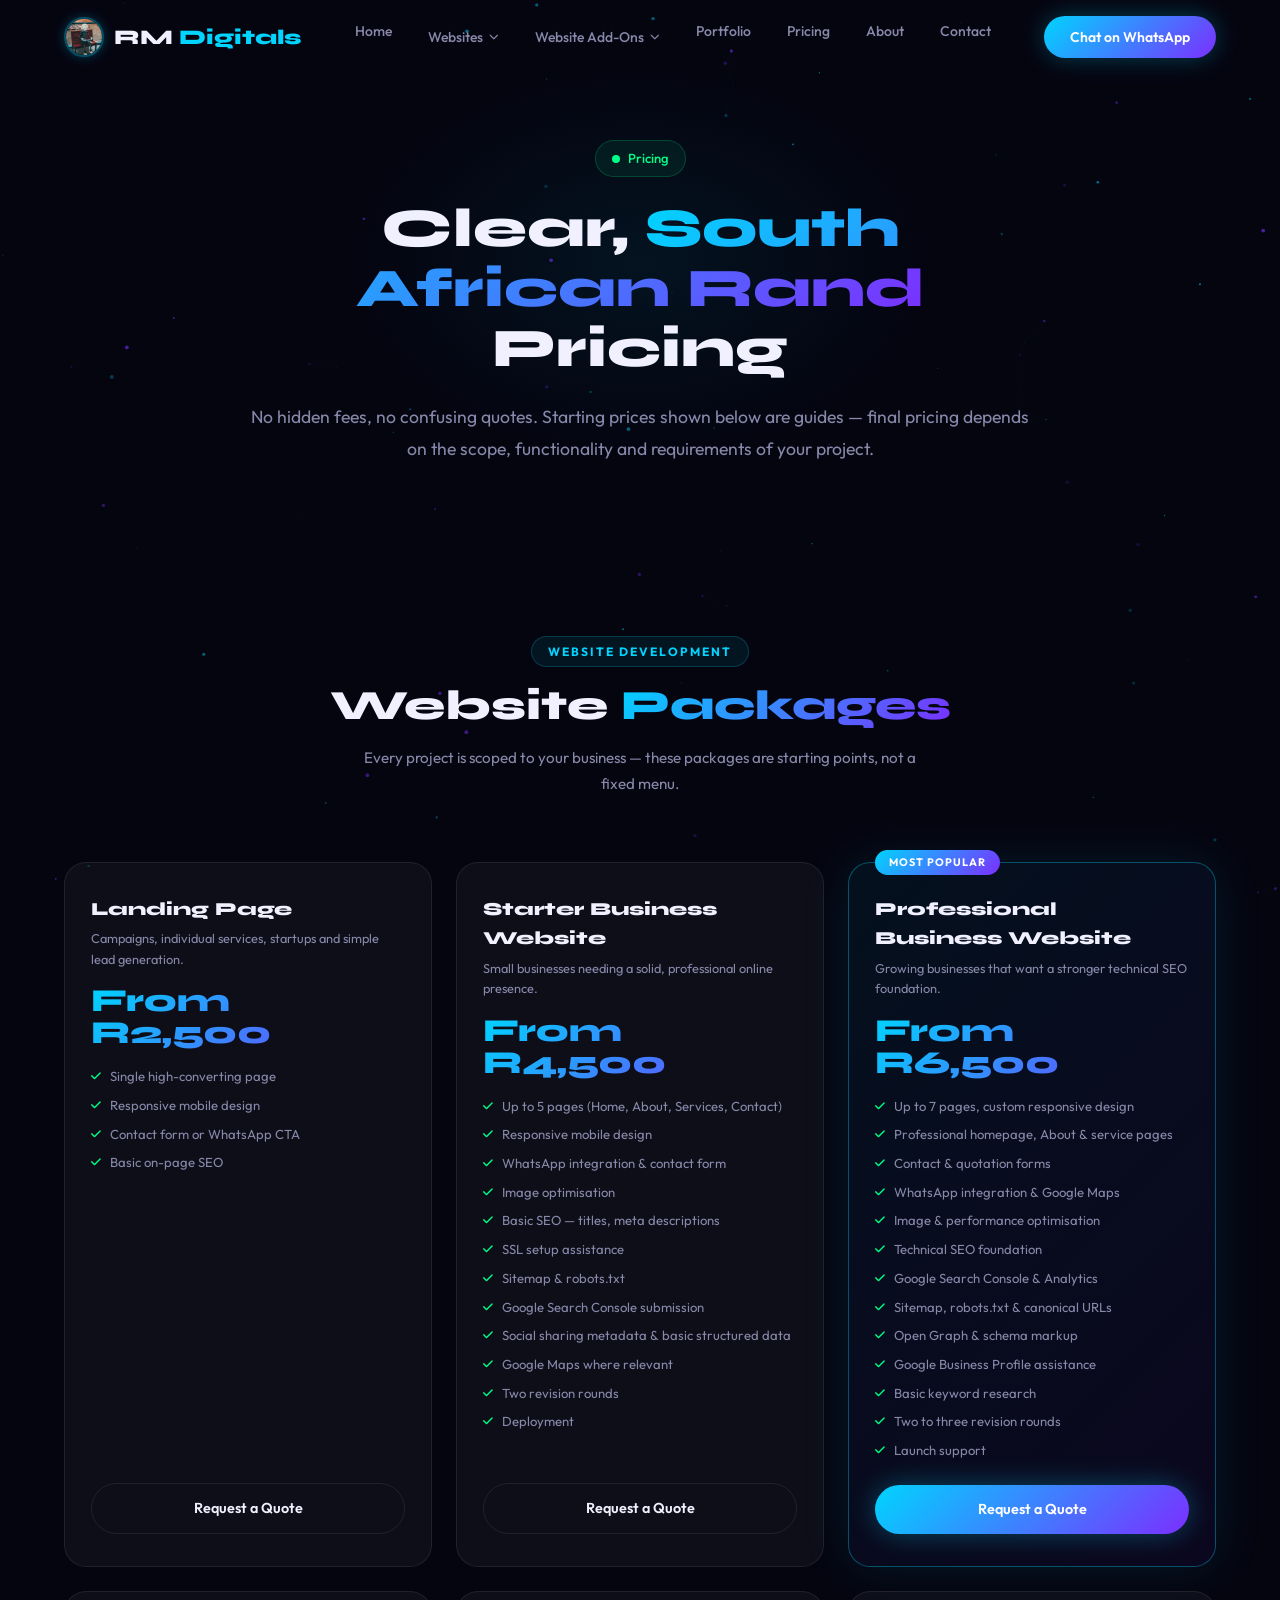
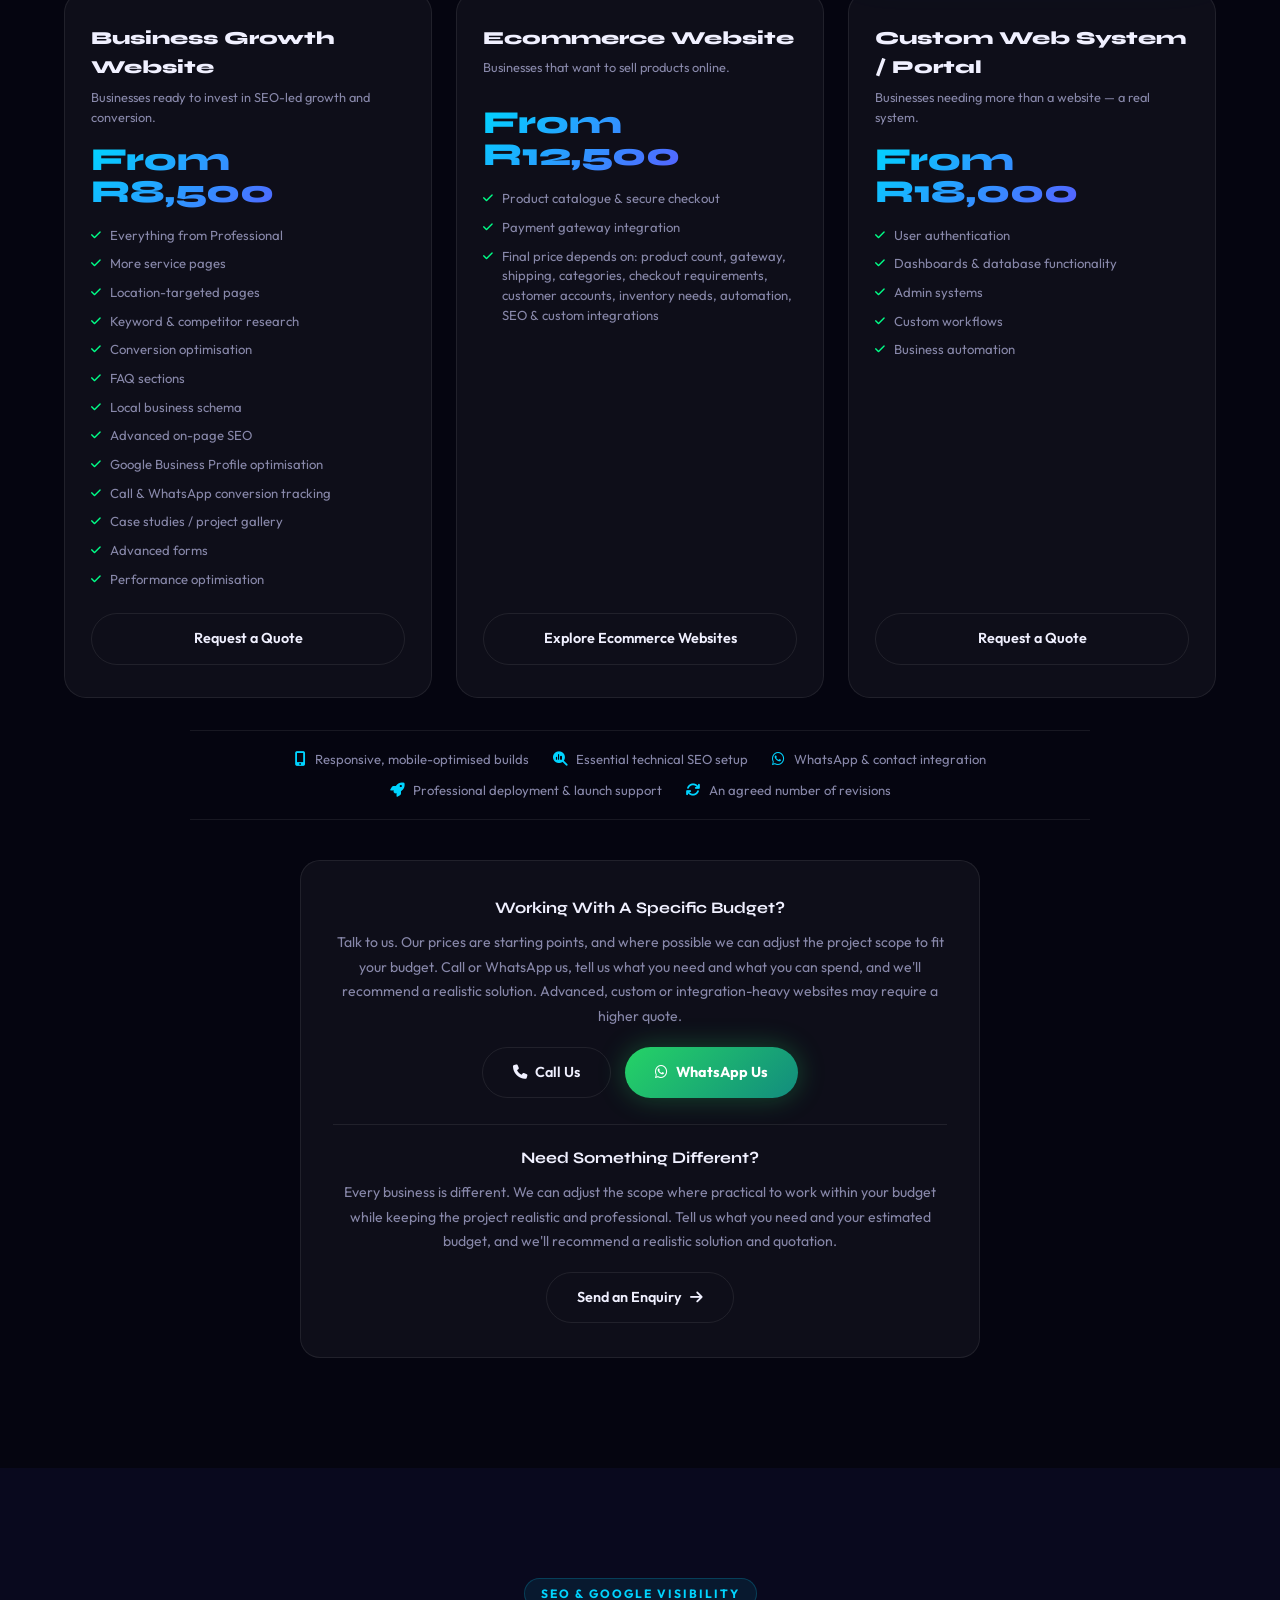
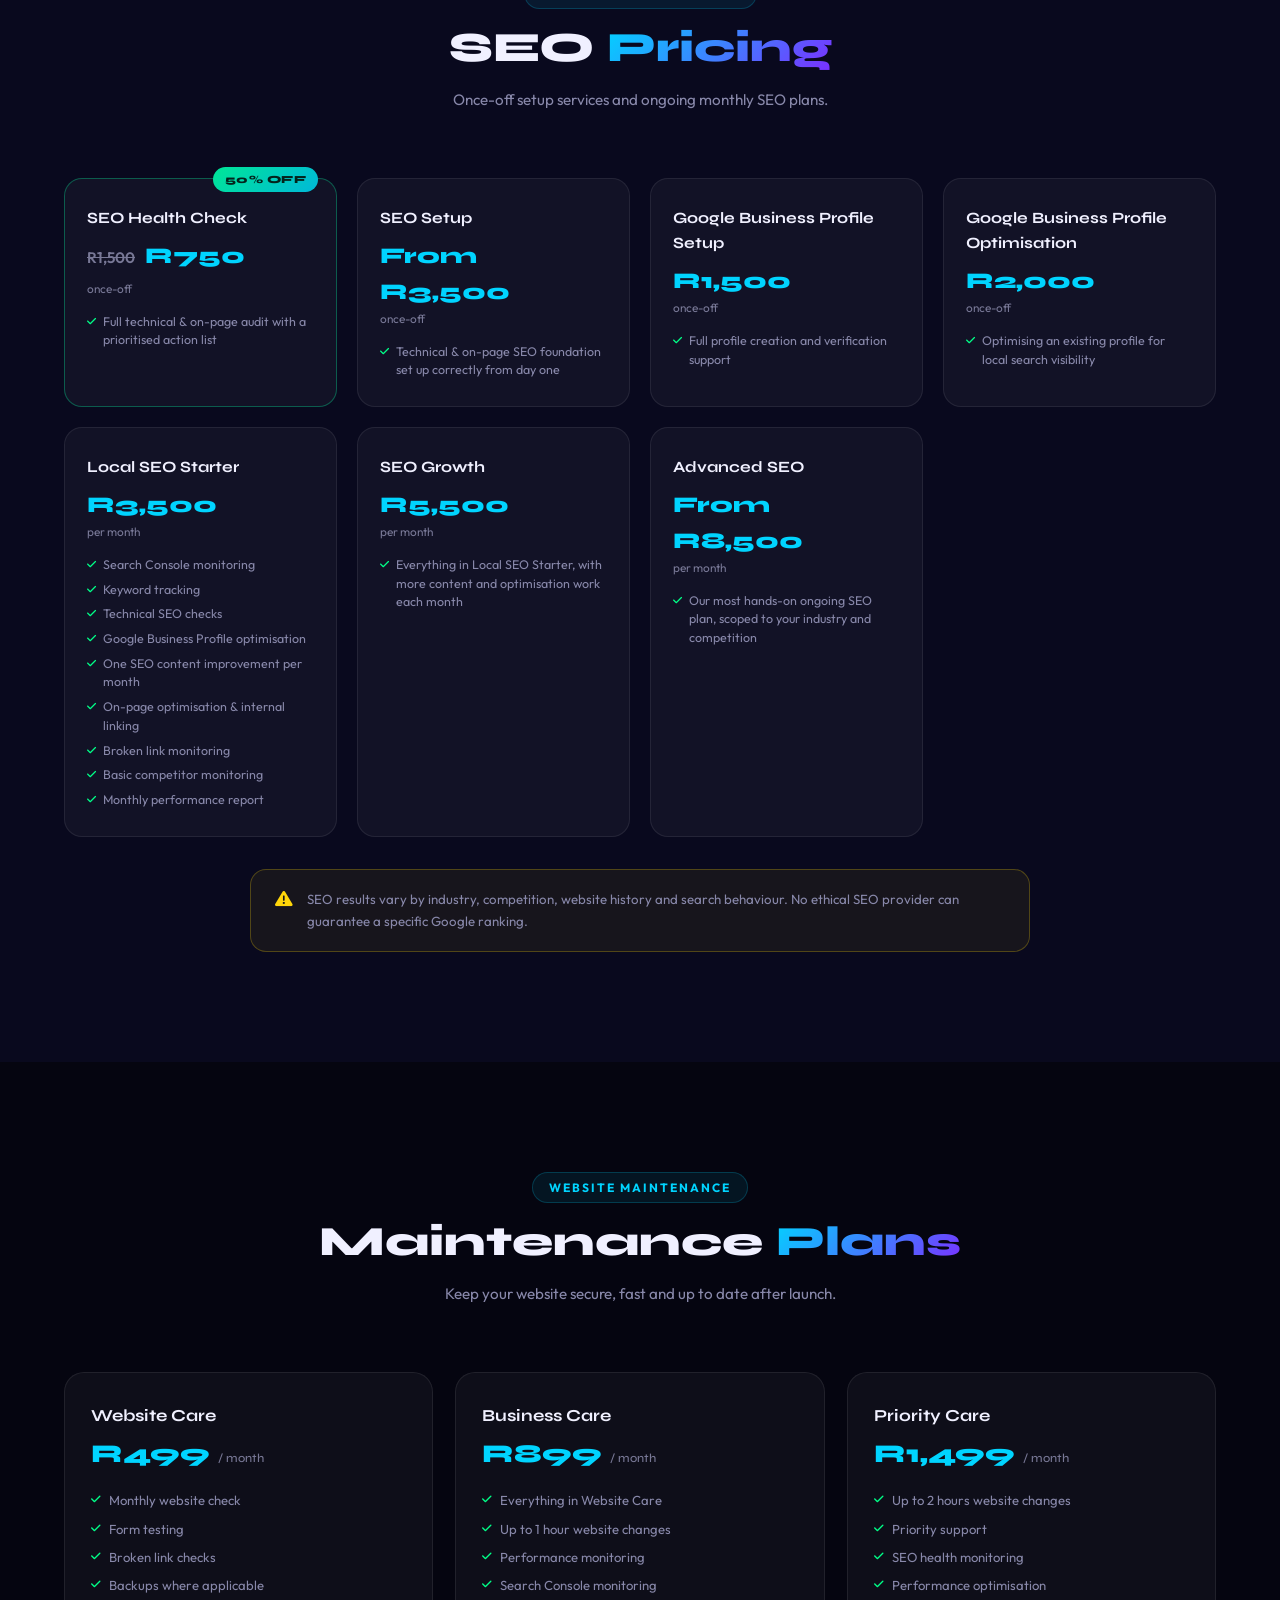
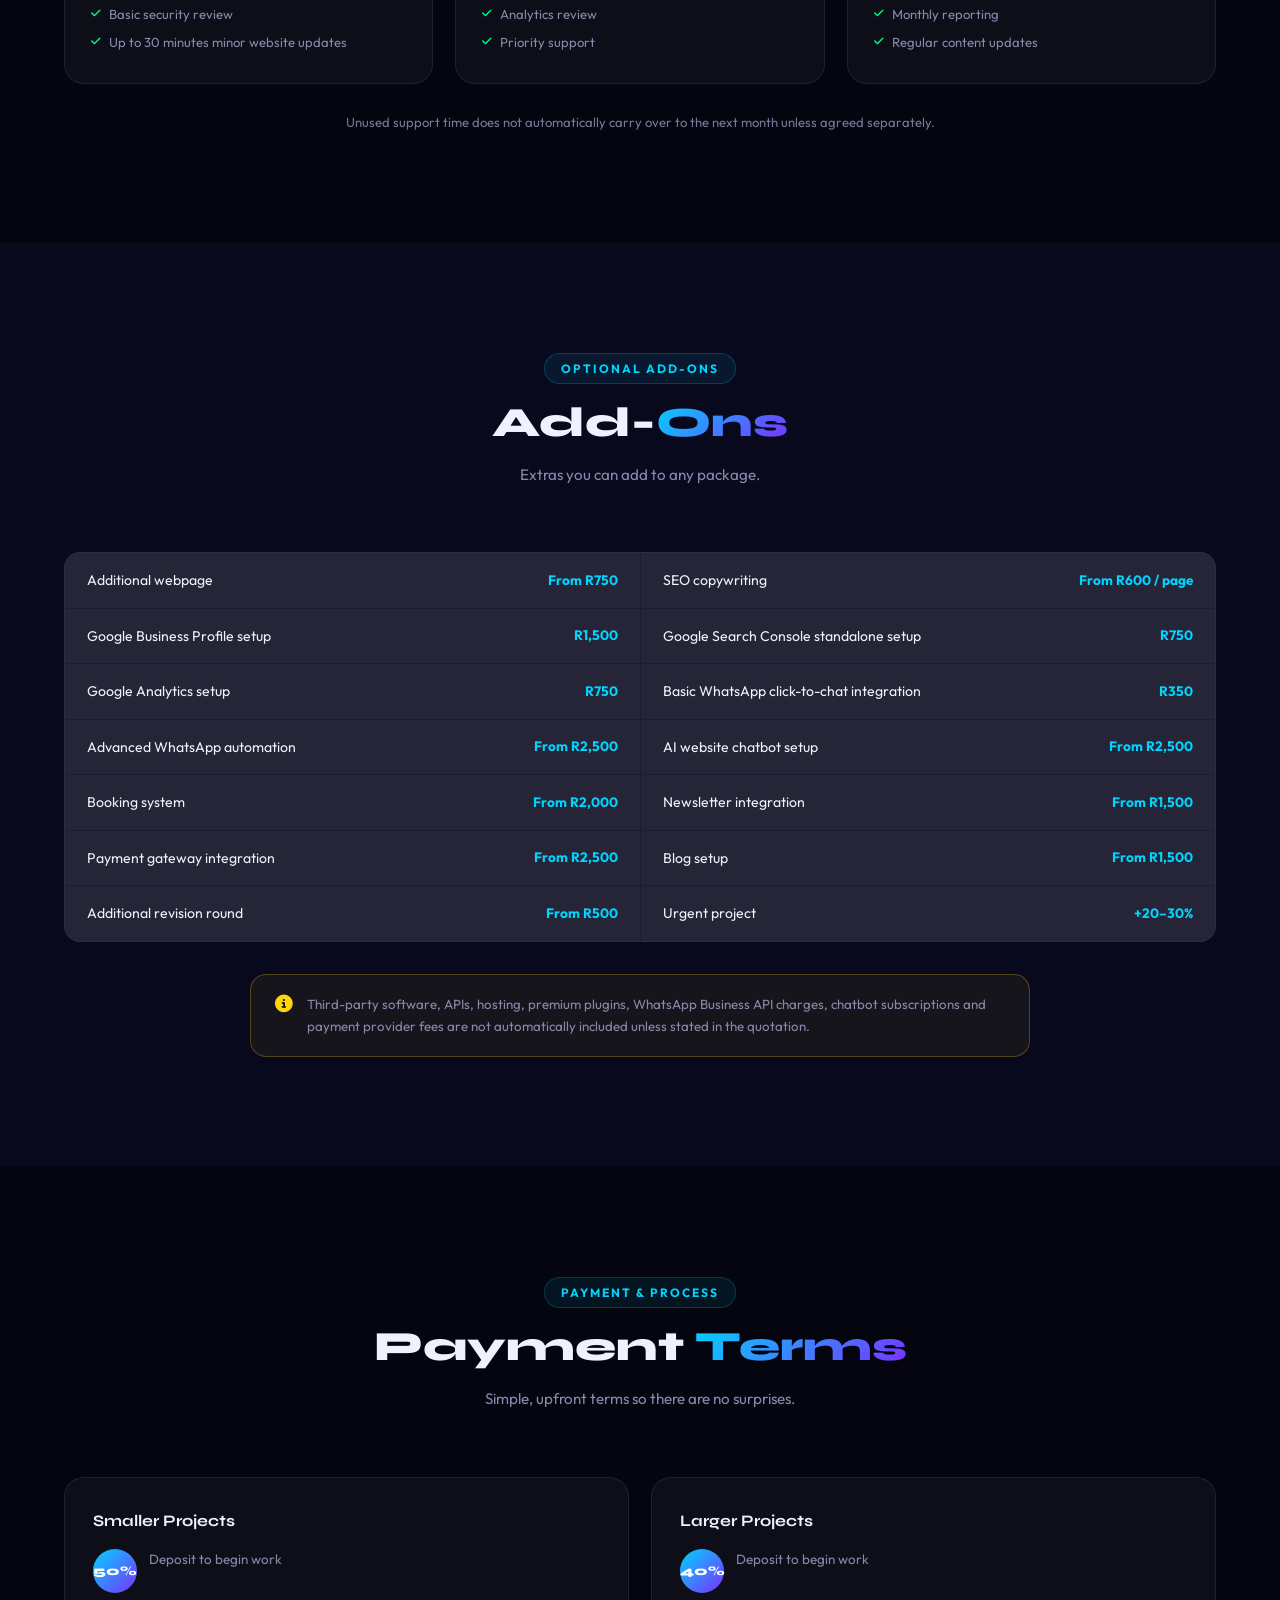
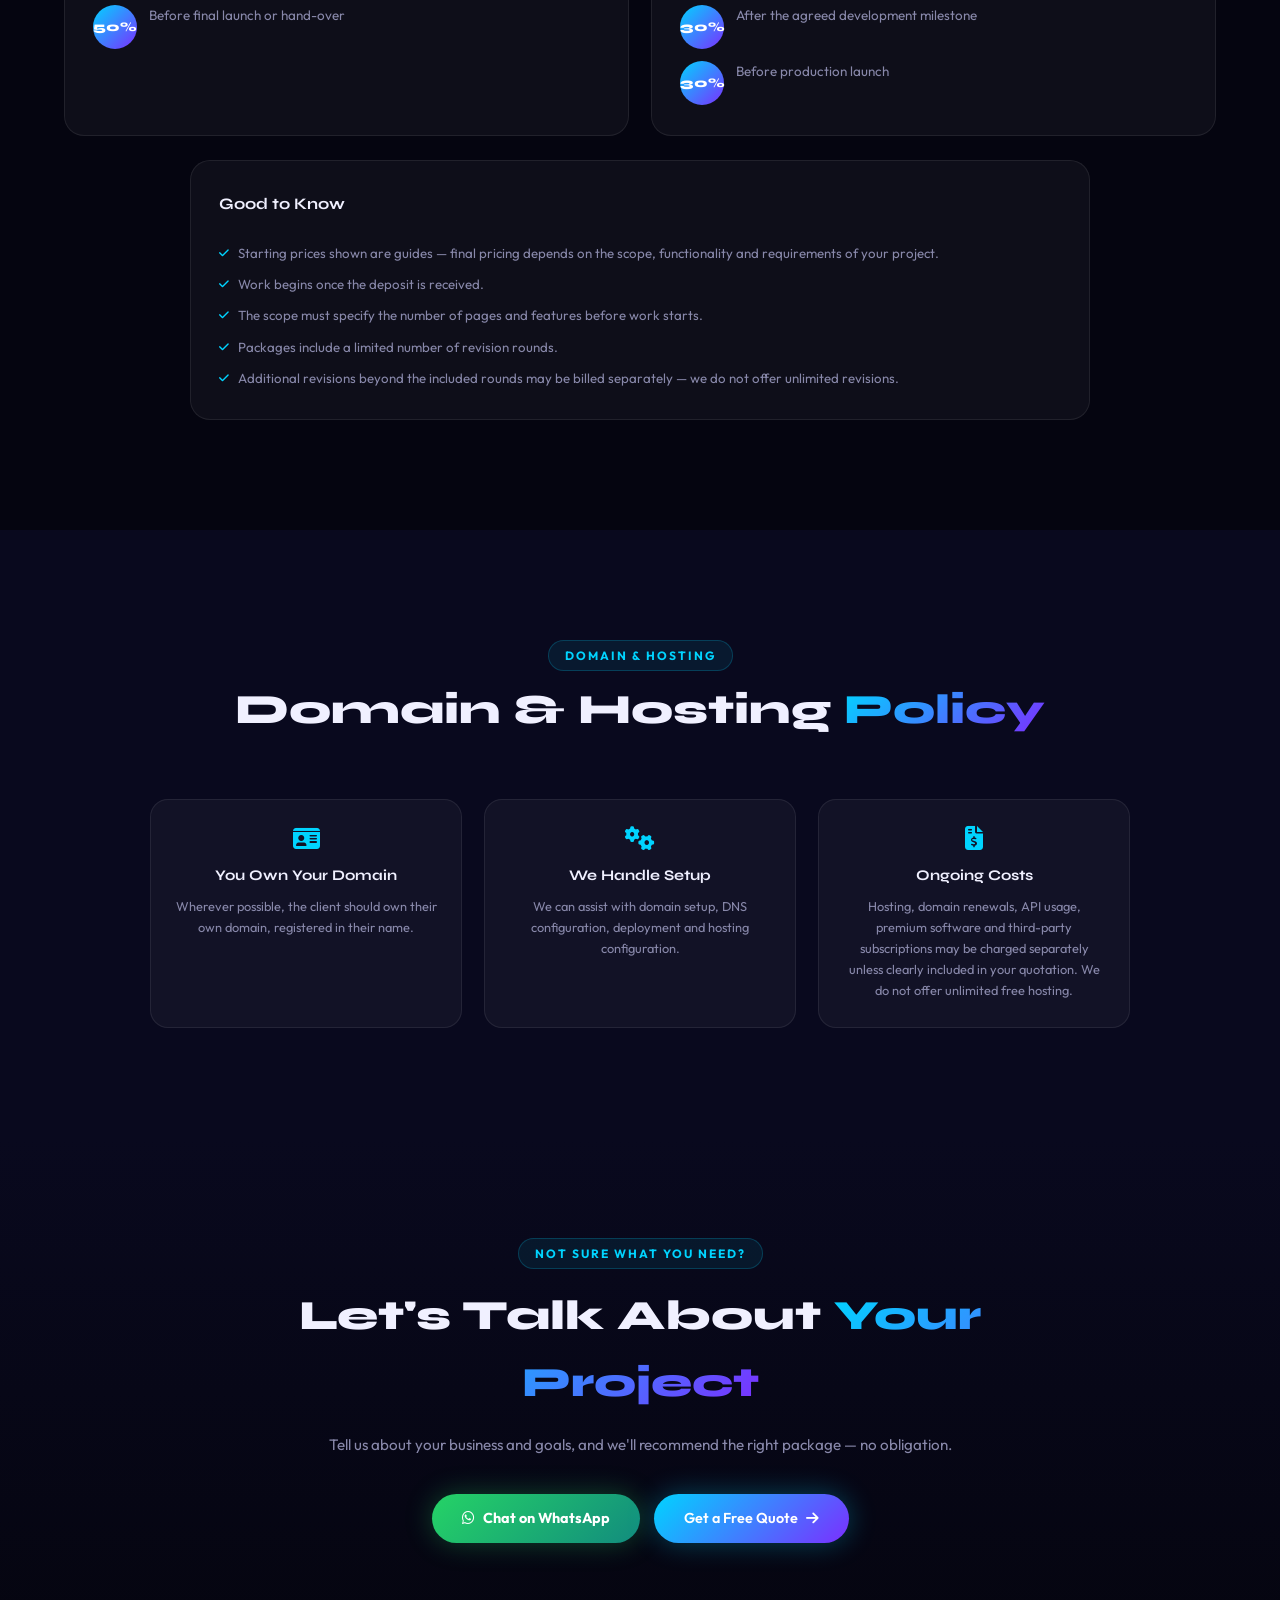
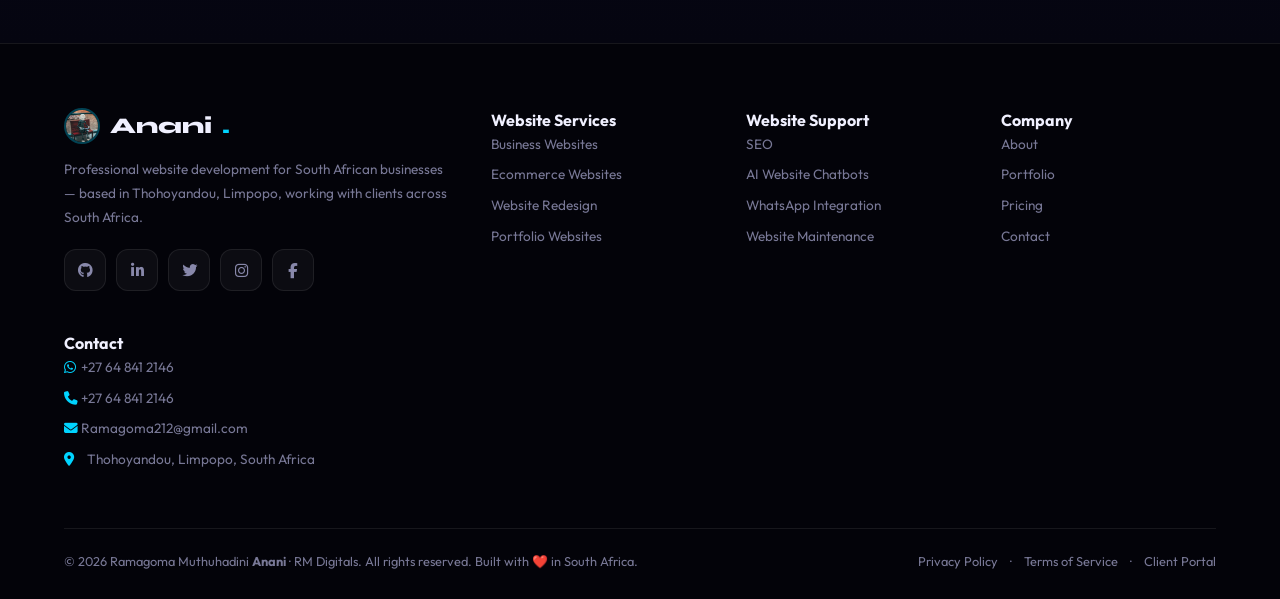
<file: pricing.html>
<!DOCTYPE html>
<html lang="en">
<head>
    <meta charset="UTF-8" />
    <meta name="viewport" content="width=device-width, initial-scale=1.0" />
    <title>Pricing | RM Digitals — Website, SEO &amp; Maintenance Packages for South African Businesses</title>
    <meta name="description" content="Transparent pricing for website development, SEO and website maintenance from RM Digitals (Anani Ramagoma). South African Rand pricing, no hidden fees, request a free quote." />

    <link rel="icon" type="image/x-icon" href="favicon.ico" sizes="any" />
    <link rel="icon" type="image/png" sizes="32x32" href="images/favicon-32.png" />
    <link rel="icon" type="image/png" sizes="48x48" href="images/favicon-48.png" />
    <link rel="apple-touch-icon" href="apple-touch-icon.png" />

    <link rel="canonical" href="https://rmdigitals.co.za/pricing.html" />

    <!-- Open Graph -->
    <meta property="og:type" content="website" />
    <meta property="og:site_name" content="RM Digitals" />
    <meta property="og:title" content="Pricing | RM Digitals — Website, SEO &amp; Maintenance Packages for South African Businesses" />
    <meta property="og:description" content="Transparent pricing for website development, SEO and website maintenance from RM Digitals (Anani Ramagoma). South African Rand pricing, no hidden fees, request a free quote." />
    <meta property="og:url" content="https://rmdigitals.co.za/pricing.html" />
    <meta property="og:image" content="https://rmdigitals.co.za/images/og-image.jpg" />
    <meta property="og:image:width" content="1200" />
    <meta property="og:image:height" content="630" />
    <meta property="og:locale" content="en_ZA" />

    <!-- Twitter Card -->
    <meta name="twitter:card" content="summary_large_image" />
    <meta name="twitter:title" content="Pricing | RM Digitals — Website, SEO &amp; Maintenance Packages for South African Businesses" />
    <meta name="twitter:description" content="Transparent pricing for website development, SEO and website maintenance from RM Digitals (Anani Ramagoma). South African Rand pricing, no hidden fees, request a free quote." />
    <meta name="twitter:image" content="https://rmdigitals.co.za/images/og-image.jpg" />


    <link rel="preconnect" href="https://fonts.googleapis.com" />
    <link rel="preconnect" href="https://fonts.gstatic.com" crossorigin />
    <link href="https://fonts.googleapis.com/css2?family=Syne:wght@400;600;700;800&family=Outfit:wght@300;400;500;600&display=swap" rel="stylesheet" />
    <link rel="stylesheet" href="https://cdnjs.cloudflare.com/ajax/libs/font-awesome/6.5.0/css/all.min.css" />
    <link rel="stylesheet" href="style.css" />

    <!-- ============================================================
         PAGE-SPECIFIC STYLES — pricing tiers, mini pricing cards,
         add-on list, payment terms and policy blocks.
    ============================================================ -->
    <style>

        .page-hero {
            min-height: 52vh;
            display: flex; align-items: center; justify-content: center; text-align: center;
            padding: 140px 24px 60px; position: relative; overflow: hidden;
        }
        .page-hero-content { max-width: 780px; z-index: 1; }
        .page-hero-content .hero-badge { justify-content: center; }
        .page-hero-title {
            font-family: var(--f-display); font-size: clamp(2.2rem, 5vw, 3.4rem);
            font-weight: 800; line-height: 1.1; margin-bottom: 22px; animation: fadeUp .7s .1s ease both;
        }
        .page-hero-subtitle {
            color: var(--text-mid); font-size: clamp(.95rem, 2vw, 1.1rem);
            line-height: 1.85; animation: fadeUp .7s .2s ease both;
        }
        .page-hero::before {
            content: ''; position: absolute; top: 50%; left: 50%; transform: translate(-50%, -50%);
            width: 600px; height: 400px;
            background: radial-gradient(ellipse, rgba(0,212,255,.07) 0%, transparent 70%);
            pointer-events: none; z-index: 0;
        }

        .pricing-section-block { padding: var(--section-gap); }
        .pricing-section-block:nth-child(even) { background: var(--bg-layer); }

        /* ── Website package tiers ── */
        .pricing-tier-grid {
            display: grid;
            grid-template-columns: repeat(3, 1fr);
            gap: 24px;
        }
        .pricing-tier-card {
            background: var(--bg-glass);
            border: 1px solid var(--border);
            border-radius: 22px;
            padding: 32px 26px;
            display: flex;
            flex-direction: column;
            position: relative;
            transition: var(--t);
        }
        .pricing-tier-card:hover { transform: translateY(-6px); border-color: var(--border-glow); }
        .pricing-tier-card.featured {
            border-color: rgba(0,212,255,.35);
            background: linear-gradient(135deg, rgba(0,212,255,.06), rgba(123,47,255,.06));
            box-shadow: 0 0 50px rgba(0,212,255,.1);
        }
        .pricing-tier-badge {
            position: absolute; top: -13px; left: 26px;
            padding: 4px 14px; background: var(--grad); color: #fff;
            font-size: .68rem; font-weight: 700; text-transform: uppercase;
            letter-spacing: 1px; border-radius: 100px;
        }
        .pricing-tier-card h3 { font-family: var(--f-display); font-size: 1.15rem; font-weight: 800; margin-bottom: 4px; }
        .pricing-tier-for { font-size: .8rem; color: var(--text-mid); margin-bottom: 16px; min-height: 34px; }
        .pricing-tier-amount {
            font-family: var(--f-display); font-size: 2rem; font-weight: 800; line-height: 1;
            background: var(--grad); -webkit-background-clip: text; -webkit-text-fill-color: transparent;
            background-clip: text; margin-bottom: 18px;
        }
        .pricing-tier-features {
            list-style: none; display: flex; flex-direction: column; gap: 9px;
            margin-bottom: 24px; flex: 1;
        }
        .pricing-tier-features li {
            display: flex; align-items: flex-start; gap: 9px;
            font-size: .82rem; color: var(--text-mid); line-height: 1.5;
        }
        .pricing-tier-features li i { color: var(--green); font-size: .7rem; margin-top: 4px; flex-shrink: 0; }
        .pricing-tier-cta { width: 100%; justify-content: center; }

        /* ── SEO mini pricing cards ── */
        .mini-pricing-grid {
            display: grid;
            grid-template-columns: repeat(auto-fit, minmax(230px, 1fr));
            gap: 20px;
        }
        .mini-pricing-card {
            background: var(--bg-glass); border: 1px solid var(--border); border-radius: 18px;
            padding: 26px 22px; transition: var(--t);
        }
        .mini-pricing-card:hover { border-color: var(--border-glow); transform: translateY(-4px); }
        .mini-pricing-card h3 { font-family: var(--f-display); font-size: .98rem; font-weight: 700; margin-bottom: 8px; }
        .mini-pricing-card .mini-price {
            font-family: var(--f-display); font-size: 1.4rem; font-weight: 800; color: var(--cyan); margin-bottom: 6px;
        }
        .mini-pricing-card .mini-period { font-size: .74rem; color: var(--text-lo); margin-bottom: 14px; display: block; }

        /* ── SEO Health Check limited discount ── */
        .mini-pricing-card.discount-card { border-color: rgba(0,230,150,.35); position: relative; }
        .discount-badge {
            position: absolute; top: -12px; right: 18px;
            padding: 4px 12px; background: linear-gradient(135deg, #00e696, #00b8d9);
            color: #04231c; font-family: var(--f-display); font-size: .68rem; font-weight: 800;
            letter-spacing: .5px; border-radius: 100px;
        }
        .price-compare { display: flex; align-items: baseline; gap: 10px; margin-bottom: 6px; flex-wrap: wrap; }
        .price-compare .price-was {
            font-size: .95rem; color: var(--text-lo); text-decoration: line-through; font-weight: 600;
        }
        .price-compare .mini-price { margin-bottom: 0; }
        .mini-pricing-card ul { list-style: none; display: flex; flex-direction: column; gap: 6px; }
        .mini-pricing-card ul li {
            display: flex; align-items: flex-start; gap: 7px; font-size: .78rem; color: var(--text-mid); line-height: 1.5;
        }
        .mini-pricing-card ul li i { color: var(--green); font-size: .65rem; margin-top: 4px; flex-shrink: 0; }

        .disclaimer-box {
            margin-top: 32px; max-width: 780px; margin-left: auto; margin-right: auto;
            padding: 18px 24px; background: rgba(255,214,10,.06); border: 1px solid rgba(255,214,10,.25);
            border-radius: 16px; display: flex; gap: 14px; align-items: flex-start;
        }
        .disclaimer-box i { color: var(--gold); font-size: 1.1rem; flex-shrink: 0; margin-top: 2px; }
        .disclaimer-box p { font-size: .83rem; color: var(--text-mid); line-height: 1.7; }

        /* ── Budget / flexibility callout (below Website Packages) ── */
        .budget-callout {
            max-width: 680px; margin: 40px auto 0; text-align: center;
            padding: 34px 32px; background: var(--bg-glass); border: 1px solid var(--border);
            border-radius: 20px;
        }
        .budget-callout p { font-size: .88rem; color: var(--text-mid); line-height: 1.75; margin-bottom: 18px; }
        .budget-callout-divider { height: 1px; background: var(--border); margin: 26px 0 20px; }
        .budget-callout h3 { font-family: var(--f-display); font-size: 1rem; font-weight: 700; margin-bottom: 10px; }
        .budget-callout-actions {
            display: flex; gap: 14px; justify-content: center; flex-wrap: wrap; margin-bottom: 4px;
        }
        .budget-callout-actions .btn-secondary,
        .budget-callout-actions .btn-whatsapp { min-height: 44px; }

        /* ── Value/trust strip below the package grid ── */
        .value-strip {
            display: flex; flex-wrap: wrap; justify-content: center; gap: 10px 24px;
            max-width: 900px; margin: 32px auto 0; padding: 18px 24px;
            border-top: 1px solid var(--border); border-bottom: 1px solid var(--border);
        }
        .value-strip-item { display: flex; align-items: center; gap: 9px; font-size: .82rem; color: var(--text-mid); }
        .value-strip-item i { color: var(--cyan); font-size: .9rem; flex-shrink: 0; }

        /* ── Maintenance plans (reuses services-grid / service-card look) ── */
        .maintenance-grid { display: grid; grid-template-columns: repeat(3, 1fr); gap: 22px; }
        .maintenance-card {
            background: var(--bg-glass); border: 1px solid var(--border); border-radius: 20px;
            padding: 30px 26px; transition: var(--t);
        }
        .maintenance-card:hover { border-color: var(--border-glow); transform: translateY(-6px); }
        .maintenance-card h3 { font-family: var(--f-display); font-size: 1.05rem; font-weight: 700; margin-bottom: 4px; }
        .maintenance-price {
            font-family: var(--f-display); font-size: 1.6rem; font-weight: 800; color: var(--cyan); margin-bottom: 16px;
        }
        .maintenance-price span { font-size: .75rem; color: var(--text-lo); font-weight: 500; }
        .maintenance-card ul { list-style: none; display: flex; flex-direction: column; gap: 8px; }
        .maintenance-card ul li {
            display: flex; align-items: flex-start; gap: 8px; font-size: .82rem; color: var(--text-mid); line-height: 1.55;
        }
        .maintenance-card ul li i { color: var(--green); font-size: .68rem; margin-top: 4px; flex-shrink: 0; }

        /* ── Add-ons table ── */
        .addon-list {
            display: grid; grid-template-columns: 1fr 1fr; gap: 1px;
            background: var(--border); border: 1px solid var(--border); border-radius: 16px; overflow: hidden;
        }
        .addon-row {
            display: flex; justify-content: space-between; align-items: center; gap: 12px;
            padding: 16px 22px; background: var(--bg-glass);
        }
        .addon-row .addon-name { font-size: .88rem; color: var(--text-hi); }
        .addon-row .addon-price { font-size: .85rem; color: var(--cyan); font-weight: 700; white-space: nowrap; }

        /* ── Payment terms ── */
        .terms-grid { display: grid; grid-template-columns: 1fr 1fr; gap: 22px; }
        .terms-card {
            background: var(--bg-glass); border: 1px solid var(--border); border-radius: 20px; padding: 30px 28px;
        }
        .terms-card h3 { font-family: var(--f-display); font-size: 1rem; font-weight: 700; margin-bottom: 16px; }
        .terms-steps { list-style: none; display: flex; flex-direction: column; gap: 12px; }
        .terms-steps li { display: flex; gap: 12px; align-items: flex-start; }
        .terms-step-pct {
            flex-shrink: 0; width: 44px; height: 44px; border-radius: 50%;
            background: var(--grad); color: #fff; font-family: var(--f-display); font-weight: 800;
            font-size: .8rem; display: flex; align-items: center; justify-content: center;
        }
        .terms-steps p { font-size: .84rem; color: var(--text-mid); line-height: 1.6; }
        .terms-notes { list-style: none; margin-top: 26px; display: flex; flex-direction: column; gap: 10px; }
        .terms-notes li { display: flex; gap: 9px; font-size: .83rem; color: var(--text-mid); line-height: 1.6; }
        .terms-notes li i { color: var(--cyan); font-size: .7rem; margin-top: 5px; flex-shrink: 0; }

        /* ── Domain & hosting policy ── */
        .policy-grid { display: grid; grid-template-columns: repeat(3, 1fr); gap: 22px; max-width: 980px; margin: 0 auto; }
        .policy-card {
            background: var(--bg-glass); border: 1px solid var(--border); border-radius: 18px;
            padding: 26px 24px; text-align: center;
        }
        .policy-card i { font-size: 1.5rem; color: var(--cyan); margin-bottom: 14px; }
        .policy-card h3 { font-family: var(--f-display); font-size: .92rem; font-weight: 700; margin-bottom: 8px; }
        .policy-card p { font-size: .8rem; color: var(--text-mid); line-height: 1.65; }

        .cta-section { background: linear-gradient(180deg, var(--bg-layer) 0%, var(--bg-base) 100%); padding: 100px 0; }
        .cta-inner { text-align: center; max-width: 700px; margin: 0 auto; }
        .cta-inner h2 { font-family: var(--f-display); font-size: clamp(1.8rem, 3.5vw, 2.6rem); font-weight: 800; margin-bottom: 14px; }
        .cta-inner p { color: var(--text-mid); font-size: .95rem; line-height: 1.8; margin-bottom: 36px; }
        .cta-buttons { display: flex; gap: 14px; justify-content: center; flex-wrap: wrap; }
        .btn-whatsapp {
            display: inline-flex; align-items: center; gap: 8px; padding: 13px 30px;
            background: linear-gradient(135deg, #25D366, #128C7E); color: #fff; font-weight: 700;
            font-size: .9rem; border-radius: 100px; text-decoration: none; transition: var(--t);
            box-shadow: 0 0 28px rgba(37,211,102,.3); white-space: nowrap;
        }
        .btn-whatsapp:hover { transform: translateY(-3px); box-shadow: 0 0 48px rgba(37,211,102,.5); }

        @media (max-width: 1024px) {
            .pricing-tier-grid { grid-template-columns: repeat(2, 1fr); }
            .maintenance-grid  { grid-template-columns: repeat(2, 1fr); }
            .policy-grid       { grid-template-columns: 1fr; }
        }
        @media (max-width: 768px) {
            .pricing-tier-grid { grid-template-columns: 1fr; }
            .maintenance-grid  { grid-template-columns: 1fr; }
            .terms-grid        { grid-template-columns: 1fr; }
            .addon-list        { grid-template-columns: 1fr; }
            .page-hero         { padding: 120px 22px 50px; }
        }

    </style>

    <script type="application/ld+json">
{
    "@context": "https://schema.org",
    "@type": "BreadcrumbList",
    "itemListElement": [
        {
            "@type": "ListItem",
            "position": 1,
            "name": "Home",
            "item": "https://rmdigitals.co.za/"
        },
        {
            "@type": "ListItem",
            "position": 2,
            "name": "Pricing",
            "item": "https://rmdigitals.co.za/pricing.html"
        }
    ]
}
    </script>
</head>
<body>

    <!-- ===== LOADING SCREEN — identical to index.html ===== -->
    <div id="loader">
        <div class="loader-inner">
            <div class="loader-avatar-wrap">
                <div class="loader-ring"></div>
                <img src="images/mylog.webp" alt="Anani RM" class="loader-logo-img" width="52" height="52" />
            </div>
            <div class="loader-logo">
                <span>Loading<span class="loader-dots">...</span></span>
            </div>
        </div>
    </div>

    <!-- ===== NAVIGATION — identical to index.html ===== -->
    <nav id="navbar">
        <div class="nav-container">

            <a href="index.html" class="nav-logo">
                <img src="images/mylog.webp" alt="RM Digitals — Anani Ramagoma, web developer in Thohoyandou, Limpopo" class="nav-logo-img" width="40" height="40" />
                <span class="nav-logo-text">RM<span class="accent"> Digitals</span></span>
            </a>

            <ul class="nav-links">
                <li><a href="index.html#home">Home</a></li>
                <li class="has-dropdown">
                    <a href="index.html#services-websites" class="dropdown-toggle" aria-haspopup="true" aria-expanded="false">Websites <i class="fas fa-chevron-down chevron"></i></a>
                    <ul class="dropdown-menu">
                        <li><a href="business-websites.html">Business Websites</a></li>
                        <li><a href="ecommerce-websites.html">Ecommerce Websites</a></li>
                        <li><a href="website-RedesingAndDesing.html">Website Redesign</a></li>
                        <li><a href="PortfolioWebsite.html">Portfolio Websites</a></li>
                    </ul>
                </li>
                <li class="has-dropdown">
                    <a href="index.html#enhance-website" class="dropdown-toggle" aria-haspopup="true" aria-expanded="false">Website Add-Ons <i class="fas fa-chevron-down chevron"></i></a>
                    <ul class="dropdown-menu">
                        <li><a href="SEO-Optimization.html">SEO</a></li>
                        <li><a href="chatbots.html">AI Website Chatbots</a></li>
                        <li><a href="WhatsAppIntegration.html">WhatsApp Integration</a></li>
                        <li><a href="pricing.html#maintenance">Website Maintenance</a></li>
                    </ul>
                </li>
                <li><a href="index.html#portfolio">Portfolio</a></li>
                <li><a href="pricing.html" class="active-link">Pricing</a></li>
                <li><a href="index.html#about">About</a></li>
                <li><a href="index.html#contact">Contact</a></li>
            </ul>

            <div class="nav-right">
                <a href="https://wa.me/27648412146?text=Hi%20Anani%2C%20I%27m%20interested%20in%20your%20website%20development%2C%20SEO%20or%20AI%20services%21"
                   target="_blank" rel="noopener noreferrer" class="nav-cta">Chat on WhatsApp</a>
                <button class="hamburger" id="hamburger" aria-label="Open menu" aria-expanded="false" aria-controls="mobileMenu">
                    <span></span>
                    <span></span>
                    <span></span>
                </button>
            </div>
        </div>
    </nav>

    <!-- Mobile Slide-Out Menu — identical to index.html -->
    <div class="mobile-menu" id="mobileMenu">
        <button class="mobile-close" id="mobileClose" aria-label="Close menu">
            <i class="fas fa-times"></i>
        </button>
        <ul>
            <li><a href="index.html#home" class="mobile-link">Home</a></li>

            <li class="mobile-group">
                <span class="mobile-group-label">Websites</span>
                <ul class="mobile-sublist">
                    <li><a href="business-websites.html" class="mobile-link">Business Websites</a></li>
                    <li><a href="ecommerce-websites.html" class="mobile-link">Ecommerce Websites</a></li>
                    <li><a href="website-RedesingAndDesing.html" class="mobile-link">Website Redesign</a></li>
                    <li><a href="PortfolioWebsite.html" class="mobile-link">Portfolio Websites</a></li>
                </ul>
            </li>

            <li class="mobile-group">
                <span class="mobile-group-label">Website Add-Ons</span>
                <ul class="mobile-sublist">
                    <li><a href="SEO-Optimization.html" class="mobile-link">SEO</a></li>
                    <li><a href="chatbots.html" class="mobile-link">AI Website Chatbots</a></li>
                    <li><a href="WhatsAppIntegration.html" class="mobile-link">WhatsApp Integration</a></li>
                    <li><a href="pricing.html#maintenance" class="mobile-link">Website Maintenance</a></li>
                </ul>
            </li>

            <li><a href="index.html#portfolio" class="mobile-link">Portfolio</a></li>
            <li><a href="pricing.html" class="mobile-link">Pricing</a></li>
            <li><a href="index.html#about" class="mobile-link">About</a></li>
            <li><a href="index.html#contact" class="mobile-link">Contact</a></li>
        </ul>
        <a href="https://wa.me/27648412146" target="_blank" class="mobile-whatsapp">
            <i class="fab fa-whatsapp"></i> Chat on WhatsApp
        </a>
    </div>
    <div class="menu-overlay" id="menuOverlay"></div>

    <canvas id="particleCanvas"></canvas>

    <!-- ============================================================
         PAGE HERO
    ============================================================ -->
    <section class="page-hero">
        <div class="page-hero-content">
            <div class="hero-badge">
                <span class="badge-dot"></span>
                Pricing
            </div>
            <h1 class="page-hero-title">
                Clear, <span class="gradient-text">South African Rand</span> Pricing
            </h1>
            <p class="page-hero-subtitle">
                No hidden fees, no confusing quotes. Starting prices shown below are guides —
                final pricing depends on the scope, functionality and requirements of your project.
            </p>
        </div>
    </section>


    <!-- ============================================================
         WEBSITE PACKAGES
    ============================================================ -->
    <section class="pricing-section-block" id="websites">
        <div class="container">

            <div class="section-header reveal">
                <span class="section-tag">Website Development</span>
                <h2 class="section-title">Website <span class="gradient-text">Packages</span></h2>
                <p class="section-subtitle">Every project is scoped to your business — these packages are starting points, not a fixed menu.</p>
            </div>

            <div class="pricing-tier-grid">

                <!-- Landing Page -->
                <div class="pricing-tier-card reveal-card">
                    <h3>Landing Page</h3>
                    <p class="pricing-tier-for">Campaigns, individual services, startups and simple lead generation.</p>
                    <div class="pricing-tier-amount">From R2,500</div>
                    <ul class="pricing-tier-features">
                        <li><i class="fas fa-check"></i> Single high-converting page</li>
                        <li><i class="fas fa-check"></i> Responsive mobile design</li>
                        <li><i class="fas fa-check"></i> Contact form or WhatsApp CTA</li>
                        <li><i class="fas fa-check"></i> Basic on-page SEO</li>
                    </ul>
                    <a href="index.html?package=Landing+Page#contact" class="btn-secondary pricing-tier-cta"><span>Request a Quote</span></a>
                </div>

                <!-- Starter Business Website -->
                <div class="pricing-tier-card reveal-card">
                    <h3>Starter Business Website</h3>
                    <p class="pricing-tier-for">Small businesses needing a solid, professional online presence.</p>
                    <div class="pricing-tier-amount">From R4,500</div>
                    <ul class="pricing-tier-features">
                        <li><i class="fas fa-check"></i> Up to 5 pages (Home, About, Services, Contact)</li>
                        <li><i class="fas fa-check"></i> Responsive mobile design</li>
                        <li><i class="fas fa-check"></i> WhatsApp integration &amp; contact form</li>
                        <li><i class="fas fa-check"></i> Image optimisation</li>
                        <li><i class="fas fa-check"></i> Basic SEO — titles, meta descriptions</li>
                        <li><i class="fas fa-check"></i> SSL setup assistance</li>
                        <li><i class="fas fa-check"></i> Sitemap &amp; robots.txt</li>
                        <li><i class="fas fa-check"></i> Google Search Console submission</li>
                        <li><i class="fas fa-check"></i> Social sharing metadata &amp; basic structured data</li>
                        <li><i class="fas fa-check"></i> Google Maps where relevant</li>
                        <li><i class="fas fa-check"></i> Two revision rounds</li>
                        <li><i class="fas fa-check"></i> Deployment</li>
                    </ul>
                    <a href="index.html?package=Starter+Business+Website#contact" class="btn-secondary pricing-tier-cta"><span>Request a Quote</span></a>
                </div>

                <!-- Professional Business Website — Most Popular -->
                <div class="pricing-tier-card featured reveal-card">
                    <span class="pricing-tier-badge">Most Popular</span>
                    <h3>Professional Business Website</h3>
                    <p class="pricing-tier-for">Growing businesses that want a stronger technical SEO foundation.</p>
                    <div class="pricing-tier-amount">From R6,500</div>
                    <ul class="pricing-tier-features">
                        <li><i class="fas fa-check"></i> Up to 7 pages, custom responsive design</li>
                        <li><i class="fas fa-check"></i> Professional homepage, About &amp; service pages</li>
                        <li><i class="fas fa-check"></i> Contact &amp; quotation forms</li>
                        <li><i class="fas fa-check"></i> WhatsApp integration &amp; Google Maps</li>
                        <li><i class="fas fa-check"></i> Image &amp; performance optimisation</li>
                        <li><i class="fas fa-check"></i> Technical SEO foundation</li>
                        <li><i class="fas fa-check"></i> Google Search Console &amp; Analytics</li>
                        <li><i class="fas fa-check"></i> Sitemap, robots.txt &amp; canonical URLs</li>
                        <li><i class="fas fa-check"></i> Open Graph &amp; schema markup</li>
                        <li><i class="fas fa-check"></i> Google Business Profile assistance</li>
                        <li><i class="fas fa-check"></i> Basic keyword research</li>
                        <li><i class="fas fa-check"></i> Two to three revision rounds</li>
                        <li><i class="fas fa-check"></i> Launch support</li>
                    </ul>
                    <a href="index.html?package=Professional+Business+Website#contact" class="btn-primary pricing-tier-cta"><span>Request a Quote</span></a>
                </div>

                <!-- Business Growth Website -->
                <div class="pricing-tier-card reveal-card">
                    <h3>Business Growth Website</h3>
                    <p class="pricing-tier-for">Businesses ready to invest in SEO-led growth and conversion.</p>
                    <div class="pricing-tier-amount">From R8,500</div>
                    <ul class="pricing-tier-features">
                        <li><i class="fas fa-check"></i> Everything from Professional</li>
                        <li><i class="fas fa-check"></i> More service pages</li>
                        <li><i class="fas fa-check"></i> Location-targeted pages</li>
                        <li><i class="fas fa-check"></i> Keyword &amp; competitor research</li>
                        <li><i class="fas fa-check"></i> Conversion optimisation</li>
                        <li><i class="fas fa-check"></i> FAQ sections</li>
                        <li><i class="fas fa-check"></i> Local business schema</li>
                        <li><i class="fas fa-check"></i> Advanced on-page SEO</li>
                        <li><i class="fas fa-check"></i> Google Business Profile optimisation</li>
                        <li><i class="fas fa-check"></i> Call &amp; WhatsApp conversion tracking</li>
                        <li><i class="fas fa-check"></i> Case studies / project gallery</li>
                        <li><i class="fas fa-check"></i> Advanced forms</li>
                        <li><i class="fas fa-check"></i> Performance optimisation</li>
                    </ul>
                    <a href="index.html?package=Business+Growth+Website#contact" class="btn-secondary pricing-tier-cta"><span>Request a Quote</span></a>
                </div>

                <!-- Ecommerce Website -->
                <div class="pricing-tier-card reveal-card" id="ecommerce">
                    <h3>Ecommerce Website</h3>
                    <p class="pricing-tier-for">Businesses that want to sell products online.</p>
                    <div class="pricing-tier-amount">From R12,500</div>
                    <ul class="pricing-tier-features">
                        <li><i class="fas fa-check"></i> Product catalogue &amp; secure checkout</li>
                        <li><i class="fas fa-check"></i> Payment gateway integration</li>
                        <li><i class="fas fa-check"></i> Final price depends on: product count, gateway, shipping, categories, checkout requirements, customer accounts, inventory needs, automation, SEO &amp; custom integrations</li>
                    </ul>
                    <a href="ecommerce-websites.html" class="btn-secondary pricing-tier-cta"><span>Explore Ecommerce Websites</span></a>
                </div>

                <!-- Custom Web System / Portal -->
                <div class="pricing-tier-card reveal-card">
                    <h3>Custom Web System / Portal</h3>
                    <p class="pricing-tier-for">Businesses needing more than a website — a real system.</p>
                    <div class="pricing-tier-amount">From R18,000</div>
                    <ul class="pricing-tier-features">
                        <li><i class="fas fa-check"></i> User authentication</li>
                        <li><i class="fas fa-check"></i> Dashboards &amp; database functionality</li>
                        <li><i class="fas fa-check"></i> Admin systems</li>
                        <li><i class="fas fa-check"></i> Custom workflows</li>
                        <li><i class="fas fa-check"></i> Business automation</li>
                    </ul>
                    <a href="index.html?package=Custom+Web+System#contact" class="btn-secondary pricing-tier-cta"><span>Request a Quote</span></a>
                </div>

            </div>

            <!-- Trust/value strip — every claim here is drawn directly from
                 the feature lists already listed in the package cards above,
                 nothing new is promised. -->
            <div class="value-strip reveal">
                <div class="value-strip-item"><i class="fas fa-mobile-screen-button"></i><span>Responsive, mobile-optimised builds</span></div>
                <div class="value-strip-item"><i class="fas fa-magnifying-glass-chart"></i><span>Essential technical SEO setup</span></div>
                <div class="value-strip-item"><i class="fab fa-whatsapp"></i><span>WhatsApp &amp; contact integration</span></div>
                <div class="value-strip-item"><i class="fas fa-rocket"></i><span>Professional deployment &amp; launch support</span></div>
                <div class="value-strip-item"><i class="fas fa-arrows-rotate"></i><span>An agreed number of revisions</span></div>
            </div>

            <div class="budget-callout reveal">
                <h3>Working With A Specific Budget?</h3>
                <p>
                    Talk to us. Our prices are starting points, and where possible we can adjust
                    the project scope to fit your budget. Call or WhatsApp us, tell us what you
                    need and what you can spend, and we'll recommend a realistic solution.
                    Advanced, custom or integration-heavy websites may require a higher quote.
                </p>
                <div class="budget-callout-actions">
                    <a href="tel:+27648412146" class="btn-secondary">
                        <i class="fas fa-phone"></i>
                        <span>Call Us</span>
                    </a>
                    <a href="https://wa.me/27648412146?text=Hi%20Anani%2C%20I%27d%20like%20to%20discuss%20my%20budget%20for%20a%20website%20project." target="_blank" rel="noopener noreferrer" class="btn-whatsapp">
                        <i class="fab fa-whatsapp"></i>
                        <span>WhatsApp Us</span>
                    </a>
                </div>
                <div class="budget-callout-divider"></div>
                <h3>Need Something Different?</h3>
                <p>
                    Every business is different. We can adjust the scope where practical to
                    work within your budget while keeping the project realistic and
                    professional. Tell us what you need and your estimated budget, and
                    we'll recommend a realistic solution and quotation.
                </p>
                <a href="index.html#contact" class="btn-secondary">
                    <span>Send an Enquiry</span>
                    <i class="fas fa-arrow-right"></i>
                </a>
            </div>
        </div>
    </section>


    <!-- ============================================================
         SEO PRICING
    ============================================================ -->
    <section class="pricing-section-block" id="seo">
        <div class="container">

            <div class="section-header reveal">
                <span class="section-tag">SEO &amp; Google Visibility</span>
                <h2 class="section-title">SEO <span class="gradient-text">Pricing</span></h2>
                <p class="section-subtitle">Once-off setup services and ongoing monthly SEO plans.</p>
            </div>

            <div class="mini-pricing-grid reveal-card">

                <div class="mini-pricing-card discount-card">
                    <span class="discount-badge">50% OFF</span>
                    <h3>SEO Health Check</h3>
                    <div class="price-compare">
                        <span class="price-was">R1,500</span>
                        <span class="mini-price">R750</span>
                    </div>
                    <span class="mini-period">once-off</span>
                    <ul><li><i class="fas fa-check"></i> Full technical &amp; on-page audit with a prioritised action list</li></ul>
                </div>

                <div class="mini-pricing-card">
                    <h3>SEO Setup</h3>
                    <span class="mini-price">From R3,500</span>
                    <span class="mini-period">once-off</span>
                    <ul><li><i class="fas fa-check"></i> Technical &amp; on-page SEO foundation set up correctly from day one</li></ul>
                </div>

                <div class="mini-pricing-card">
                    <h3>Google Business Profile Setup</h3>
                    <span class="mini-price">R1,500</span>
                    <span class="mini-period">once-off</span>
                    <ul><li><i class="fas fa-check"></i> Full profile creation and verification support</li></ul>
                </div>

                <div class="mini-pricing-card">
                    <h3>Google Business Profile Optimisation</h3>
                    <span class="mini-price">R2,000</span>
                    <span class="mini-period">once-off</span>
                    <ul><li><i class="fas fa-check"></i> Optimising an existing profile for local search visibility</li></ul>
                </div>

                <div class="mini-pricing-card">
                    <h3>Local SEO Starter</h3>
                    <span class="mini-price">R3,500</span>
                    <span class="mini-period">per month</span>
                    <ul>
                        <li><i class="fas fa-check"></i> Search Console monitoring</li>
                        <li><i class="fas fa-check"></i> Keyword tracking</li>
                        <li><i class="fas fa-check"></i> Technical SEO checks</li>
                        <li><i class="fas fa-check"></i> Google Business Profile optimisation</li>
                        <li><i class="fas fa-check"></i> One SEO content improvement per month</li>
                        <li><i class="fas fa-check"></i> On-page optimisation &amp; internal linking</li>
                        <li><i class="fas fa-check"></i> Broken link monitoring</li>
                        <li><i class="fas fa-check"></i> Basic competitor monitoring</li>
                        <li><i class="fas fa-check"></i> Monthly performance report</li>
                    </ul>
                </div>

                <div class="mini-pricing-card">
                    <h3>SEO Growth</h3>
                    <span class="mini-price">R5,500</span>
                    <span class="mini-period">per month</span>
                    <ul><li><i class="fas fa-check"></i> Everything in Local SEO Starter, with more content and optimisation work each month</li></ul>
                </div>

                <div class="mini-pricing-card">
                    <h3>Advanced SEO</h3>
                    <span class="mini-price">From R8,500</span>
                    <span class="mini-period">per month</span>
                    <ul><li><i class="fas fa-check"></i> Our most hands-on ongoing SEO plan, scoped to your industry and competition</li></ul>
                </div>

            </div>

            <div class="disclaimer-box reveal">
                <i class="fas fa-triangle-exclamation"></i>
                <p>SEO results vary by industry, competition, website history and search behaviour. No ethical SEO provider can guarantee a specific Google ranking.</p>
            </div>
        </div>
    </section>


    <!-- ============================================================
         WEBSITE MAINTENANCE
    ============================================================ -->
    <section class="pricing-section-block" id="maintenance">
        <div class="container">

            <div class="section-header reveal">
                <span class="section-tag">Website Maintenance</span>
                <h2 class="section-title">Maintenance <span class="gradient-text">Plans</span></h2>
                <p class="section-subtitle">Keep your website secure, fast and up to date after launch.</p>
            </div>

            <div class="maintenance-grid">

                <div class="maintenance-card reveal-card">
                    <h3>Website Care</h3>
                    <div class="maintenance-price">R499 <span>/ month</span></div>
                    <ul>
                        <li><i class="fas fa-check"></i> Monthly website check</li>
                        <li><i class="fas fa-check"></i> Form testing</li>
                        <li><i class="fas fa-check"></i> Broken link checks</li>
                        <li><i class="fas fa-check"></i> Backups where applicable</li>
                        <li><i class="fas fa-check"></i> Basic security review</li>
                        <li><i class="fas fa-check"></i> Up to 30 minutes minor website updates</li>
                    </ul>
                </div>

                <div class="maintenance-card reveal-card">
                    <h3>Business Care</h3>
                    <div class="maintenance-price">R899 <span>/ month</span></div>
                    <ul>
                        <li><i class="fas fa-check"></i> Everything in Website Care</li>
                        <li><i class="fas fa-check"></i> Up to 1 hour website changes</li>
                        <li><i class="fas fa-check"></i> Performance monitoring</li>
                        <li><i class="fas fa-check"></i> Search Console monitoring</li>
                        <li><i class="fas fa-check"></i> Analytics review</li>
                        <li><i class="fas fa-check"></i> Priority support</li>
                    </ul>
                </div>

                <div class="maintenance-card reveal-card">
                    <h3>Priority Care</h3>
                    <div class="maintenance-price">R1,499 <span>/ month</span></div>
                    <ul>
                        <li><i class="fas fa-check"></i> Up to 2 hours website changes</li>
                        <li><i class="fas fa-check"></i> Priority support</li>
                        <li><i class="fas fa-check"></i> SEO health monitoring</li>
                        <li><i class="fas fa-check"></i> Performance optimisation</li>
                        <li><i class="fas fa-check"></i> Monthly reporting</li>
                        <li><i class="fas fa-check"></i> Regular content updates</li>
                    </ul>
                </div>

            </div>

            <p style="text-align:center; color:var(--text-lo); font-size:.82rem; margin-top:28px;">
                Unused support time does not automatically carry over to the next month unless agreed separately.
            </p>
        </div>
    </section>


    <!-- ============================================================
         ADD-ONS
    ============================================================ -->
    <section class="pricing-section-block" id="addons">
        <div class="container">

            <div class="section-header reveal">
                <span class="section-tag">Optional Add-Ons</span>
                <h2 class="section-title">Add-<span class="gradient-text">Ons</span></h2>
                <p class="section-subtitle">Extras you can add to any package.</p>
            </div>

            <div class="addon-list reveal-card">
                <div class="addon-row"><span class="addon-name">Additional webpage</span><span class="addon-price">From R750</span></div>
                <div class="addon-row"><span class="addon-name">SEO copywriting</span><span class="addon-price">From R600 / page</span></div>
                <div class="addon-row"><span class="addon-name">Google Business Profile setup</span><span class="addon-price">R1,500</span></div>
                <div class="addon-row"><span class="addon-name">Google Search Console standalone setup</span><span class="addon-price">R750</span></div>
                <div class="addon-row"><span class="addon-name">Google Analytics setup</span><span class="addon-price">R750</span></div>
                <div class="addon-row"><span class="addon-name">Basic WhatsApp click-to-chat integration</span><span class="addon-price">R350</span></div>
                <div class="addon-row"><span class="addon-name">Advanced WhatsApp automation</span><span class="addon-price">From R2,500</span></div>
                <div class="addon-row"><span class="addon-name">AI website chatbot setup</span><span class="addon-price">From R2,500</span></div>
                <div class="addon-row"><span class="addon-name">Booking system</span><span class="addon-price">From R2,000</span></div>
                <div class="addon-row"><span class="addon-name">Newsletter integration</span><span class="addon-price">From R1,500</span></div>
                <div class="addon-row"><span class="addon-name">Payment gateway integration</span><span class="addon-price">From R2,500</span></div>
                <div class="addon-row"><span class="addon-name">Blog setup</span><span class="addon-price">From R1,500</span></div>
                <div class="addon-row"><span class="addon-name">Additional revision round</span><span class="addon-price">From R500</span></div>
                <div class="addon-row"><span class="addon-name">Urgent project</span><span class="addon-price">+20–30%</span></div>
            </div>

            <div class="disclaimer-box reveal">
                <i class="fas fa-circle-info"></i>
                <p>Third-party software, APIs, hosting, premium plugins, WhatsApp Business API charges, chatbot subscriptions and payment provider fees are not automatically included unless stated in the quotation.</p>
            </div>
        </div>
    </section>


    <!-- ============================================================
         PAYMENT TERMS
    ============================================================ -->
    <section class="pricing-section-block" id="payment-terms">
        <div class="container">

            <div class="section-header reveal">
                <span class="section-tag">Payment &amp; Process</span>
                <h2 class="section-title">Payment <span class="gradient-text">Terms</span></h2>
                <p class="section-subtitle">Simple, upfront terms so there are no surprises.</p>
            </div>

            <div class="terms-grid reveal-card">

                <div class="terms-card">
                    <h3>Smaller Projects</h3>
                    <ul class="terms-steps">
                        <li>
                            <div class="terms-step-pct">50%</div>
                            <p>Deposit to begin work</p>
                        </li>
                        <li>
                            <div class="terms-step-pct">50%</div>
                            <p>Before final launch or hand-over</p>
                        </li>
                    </ul>
                </div>

                <div class="terms-card">
                    <h3>Larger Projects</h3>
                    <ul class="terms-steps">
                        <li>
                            <div class="terms-step-pct">40%</div>
                            <p>Deposit to begin work</p>
                        </li>
                        <li>
                            <div class="terms-step-pct">30%</div>
                            <p>After the agreed development milestone</p>
                        </li>
                        <li>
                            <div class="terms-step-pct">30%</div>
                            <p>Before production launch</p>
                        </li>
                    </ul>
                </div>

            </div>

            <div class="terms-card reveal" style="max-width:900px; margin:24px auto 0;">
                <h3>Good to Know</h3>
                <ul class="terms-notes">
                    <li><i class="fas fa-check"></i> Starting prices shown are guides — final pricing depends on the scope, functionality and requirements of your project.</li>
                    <li><i class="fas fa-check"></i> Work begins once the deposit is received.</li>
                    <li><i class="fas fa-check"></i> The scope must specify the number of pages and features before work starts.</li>
                    <li><i class="fas fa-check"></i> Packages include a limited number of revision rounds.</li>
                    <li><i class="fas fa-check"></i> Additional revisions beyond the included rounds may be billed separately — we do not offer unlimited revisions.</li>
                </ul>
            </div>
        </div>
    </section>


    <!-- ============================================================
         DOMAIN & HOSTING POLICY
    ============================================================ -->
    <section class="pricing-section-block" id="domain-hosting">
        <div class="container">

            <div class="section-header reveal">
                <span class="section-tag">Domain &amp; Hosting</span>
                <h2 class="section-title">Domain &amp; Hosting <span class="gradient-text">Policy</span></h2>
            </div>

            <div class="policy-grid reveal-card">

                <div class="policy-card">
                    <i class="fas fa-id-card"></i>
                    <h3>You Own Your Domain</h3>
                    <p>Wherever possible, the client should own their own domain, registered in their name.</p>
                </div>

                <div class="policy-card">
                    <i class="fas fa-gears"></i>
                    <h3>We Handle Setup</h3>
                    <p>We can assist with domain setup, DNS configuration, deployment and hosting configuration.</p>
                </div>

                <div class="policy-card">
                    <i class="fas fa-file-invoice-dollar"></i>
                    <h3>Ongoing Costs</h3>
                    <p>Hosting, domain renewals, API usage, premium software and third-party subscriptions may be charged separately unless clearly included in your quotation. We do not offer unlimited free hosting.</p>
                </div>

            </div>
        </div>
    </section>


    <!-- ============================================================
         FINAL CTA
    ============================================================ -->
    <section class="cta-section">
        <div class="container">
            <div class="cta-inner reveal">
                <span class="section-tag">Not Sure What You Need?</span>
                <h2>Let's Talk About <span class="gradient-text">Your Project</span></h2>
                <p>Tell us about your business and goals, and we'll recommend the right package — no obligation.</p>
                <div class="cta-buttons">
                    <a href="https://wa.me/27648412146?text=Hi%20Anani%2C%20I%27d%20like%20a%20quote%20please" target="_blank" class="btn-whatsapp">
                        <i class="fab fa-whatsapp"></i>
                        <span>Chat on WhatsApp</span>
                    </a>
                    <a href="index.html#contact" class="btn-primary">
                        <span>Get a Free Quote</span>
                        <i class="fas fa-arrow-right"></i>
                    </a>
                </div>
            </div>
        </div>
    </section>


    <!-- ============================================================
         FOOTER — identical to index.html
    ============================================================ -->
    <footer class="footer">
        <div class="container">

            <div class="footer-grid">

                <!-- Brand column -->
                <div class="footer-brand">
                    <div class="footer-logo">
                        <img src="images/mylog.webp" alt="RM Digitals logo" class="footer-logo-img" width="36" height="36" loading="lazy" />
                        Anani<span class="accent">.</span>
                    </div>
                    <p>Professional website development for South African businesses — based in Thohoyandou, Limpopo, working with clients across South Africa.</p>
                    <div class="social-row">
                        <a href="https://github.com/ramagoma-glitch"
                           target="_blank" class="s-icon" aria-label="GitHub">
                            <i class="fab fa-github"></i>
                        </a>
                        <a href="https://www.linkedin.com/in/anani-ramagoma"
                           target="_blank" class="s-icon" aria-label="LinkedIn">
                            <i class="fab fa-linkedin-in"></i>
                        </a>
                        <a href="https://twitter.com/AnaniRamagoma"
                           target="_blank" class="s-icon" aria-label="Twitter/X">
                            <i class="fab fa-twitter"></i>
                        </a>
                        <a href="https://www.instagram.com/anani.rm"
                           target="_blank" class="s-icon" aria-label="Instagram">
                            <i class="fab fa-instagram"></i>
                        </a>
                        <a href="https://www.facebook.com/AnaniRM"
                           target="_blank" class="s-icon facebook-icon" aria-label="Facebook">
                            <i class="fab fa-facebook-f"></i>
                        </a>
                    </div>
                </div>

                <!-- Website Services -->
                <div class="footer-col">
                    <h4>Website Services</h4>
                    <ul>
                        <li><a href="business-websites.html">Business Websites</a></li>
                        <li><a href="ecommerce-websites.html">Ecommerce Websites</a></li>
                        <li><a href="website-RedesingAndDesing.html">Website Redesign</a></li>
                        <li><a href="PortfolioWebsite.html">Portfolio Websites</a></li>
                    </ul>
                </div>

                <!-- Website Support -->
                <div class="footer-col">
                    <h4>Website Support</h4>
                    <ul>
                        <li><a href="SEO-Optimization.html">SEO</a></li>
                        <li><a href="chatbots.html">AI Website Chatbots</a></li>
                        <li><a href="WhatsAppIntegration.html">WhatsApp Integration</a></li>
                        <li><a href="pricing.html#maintenance">Website Maintenance</a></li>
                    </ul>
                </div>

                <!-- Company -->
                <div class="footer-col">
                    <h4>Company</h4>
                    <ul>
                        <li><a href="index.html#about">About</a></li>
                        <li><a href="index.html#portfolio">Portfolio</a></li>
                        <li><a href="pricing.html">Pricing</a></li>
                        <li><a href="index.html#contact">Contact</a></li>
                    </ul>
                </div>

                <!-- Contact -->
                <div class="footer-col">
                    <h4>Contact</h4>
                    <p><a href="https://wa.me/27648412146" target="_blank"><i class="fab fa-whatsapp"></i> +27 64 841 2146</a></p>
                    <p><a href="tel:+27648412146"><i class="fas fa-phone"></i> +27 64 841 2146</a></p>
                    <p><a href="mailto:ramagoma212@gmail.com"><i class="fas fa-envelope"></i> Ramagoma212@gmail.com</a></p>
                    <p><i class="fas fa-map-marker-alt"></i>Thohoyandou, Limpopo, South Africa</p>
                </div>

            </div><!-- /.footer-grid -->

            <div class="footer-bottom">
                <p>&copy; <span id="currentYear"></span> Ramagoma Muthuhadini <b>Anani</b> · RM Digitals. All rights reserved. Built with ❤️ in South Africa.</p>
                <div class="footer-legal">
                    <a href="documents/privacy.pdf" target="_blank">Privacy Policy</a>
                    <span>·</span>
                    <a href="documents/terms.pdf" target="_blank">Terms of Service</a>
                    <span>·</span>
                    <a href="client-portal.html">Client Portal</a>
                </div>
            </div>

        </div>
    </footer>

    <button id="backToTop" aria-label="Back to top">
        <i class="fas fa-chevron-up"></i>
    </button>

    <!-- ============================================================
         MOBILE STICKY CONTACT BAR — mobile only (hidden ≥768px).
         Three actions max, per Milestone 16: Call, WhatsApp (normal
         business number), Get Quote. Never uses the AI WhatsApp
         assistant number here — that stays its own separately
         labelled feature.
    ============================================================ -->
    <nav class="mobile-sticky-bar" aria-label="Quick contact actions">
        <a href="tel:+27648412146" class="sticky-bar-item" aria-label="Call RM Digitals">
            <i class="fas fa-phone"></i>
            <span>Call</span>
        </a>
        <a href="https://wa.me/27648412146" target="_blank" rel="noopener noreferrer" class="sticky-bar-item" aria-label="WhatsApp RM Digitals">
            <i class="fab fa-whatsapp"></i>
            <span>WhatsApp</span>
        </a>
        <a href="index.html#contact" class="sticky-bar-item sticky-bar-cta" aria-label="Get a website quote">
            <i class="fas fa-paper-plane"></i>
            <span>Get Quote</span>
        </a>
    </nav>

    <script src="script.js"></script>

</body>
</html>
</file>
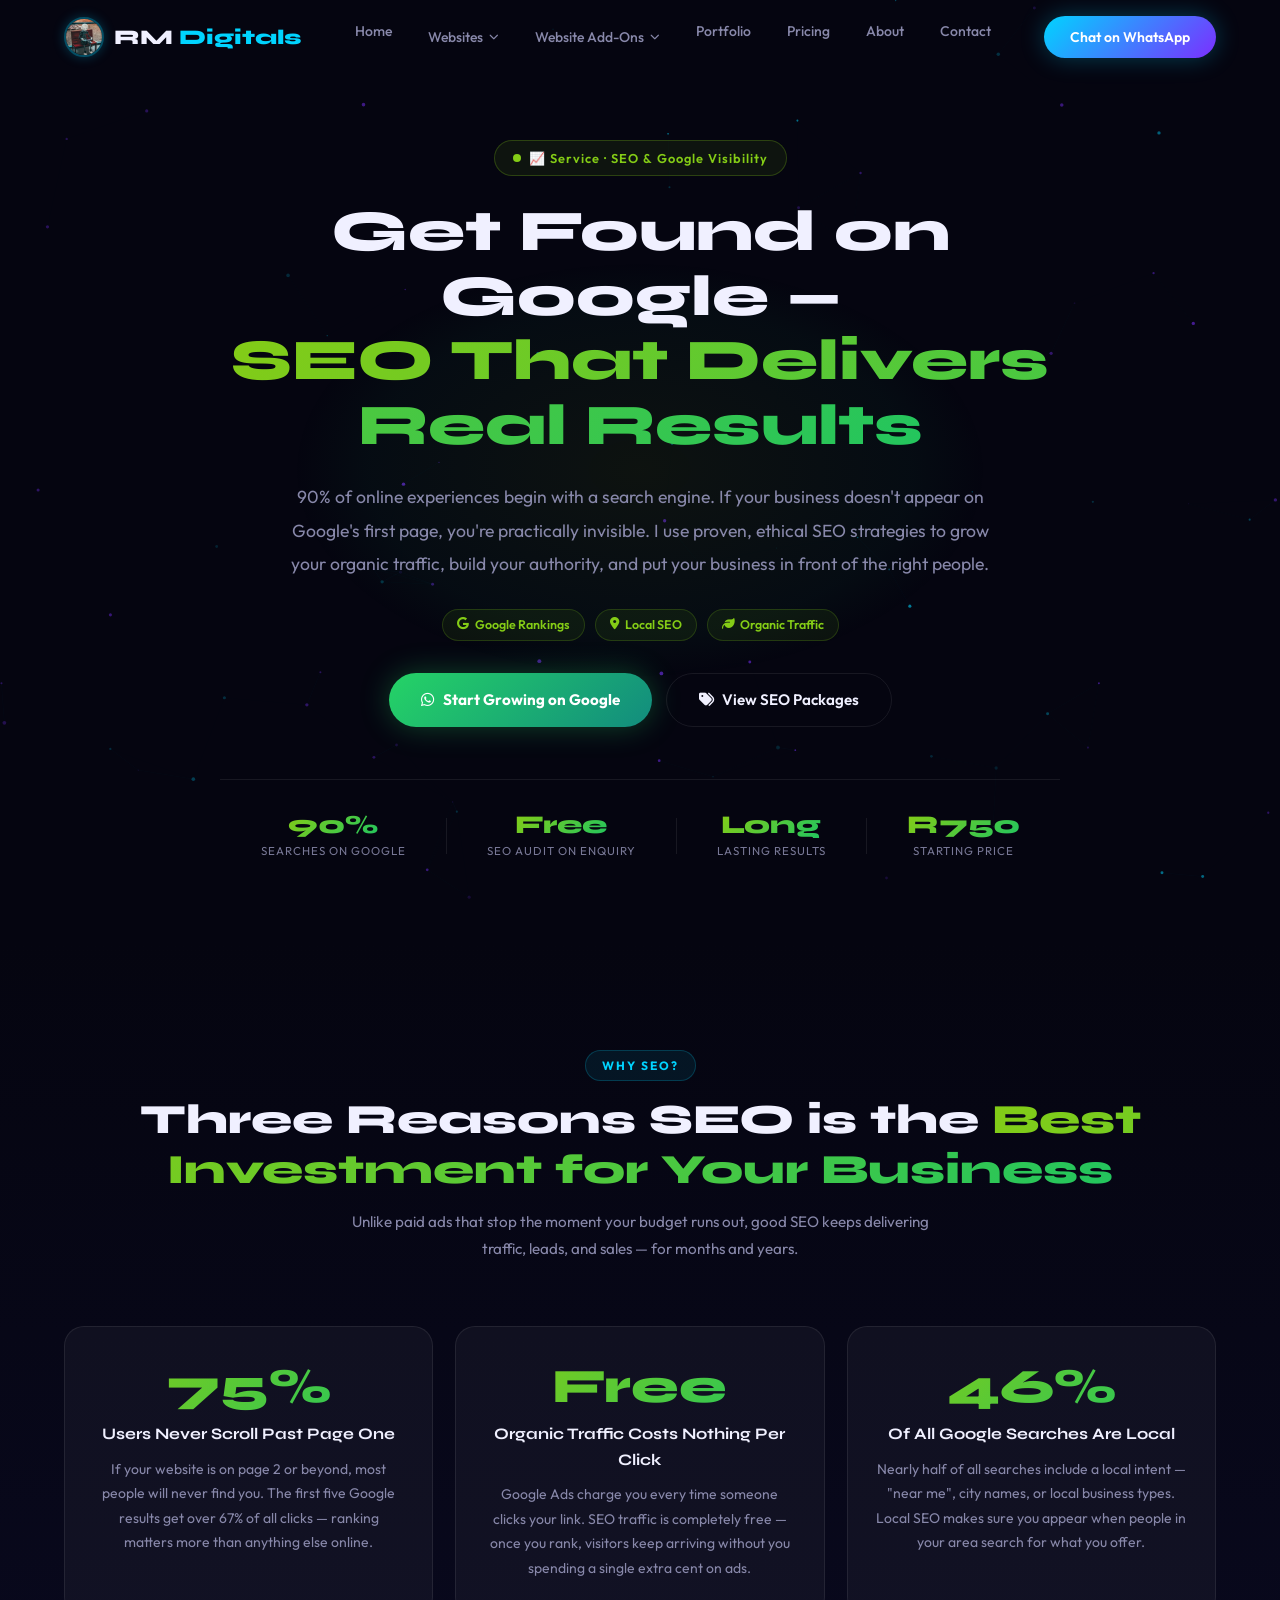
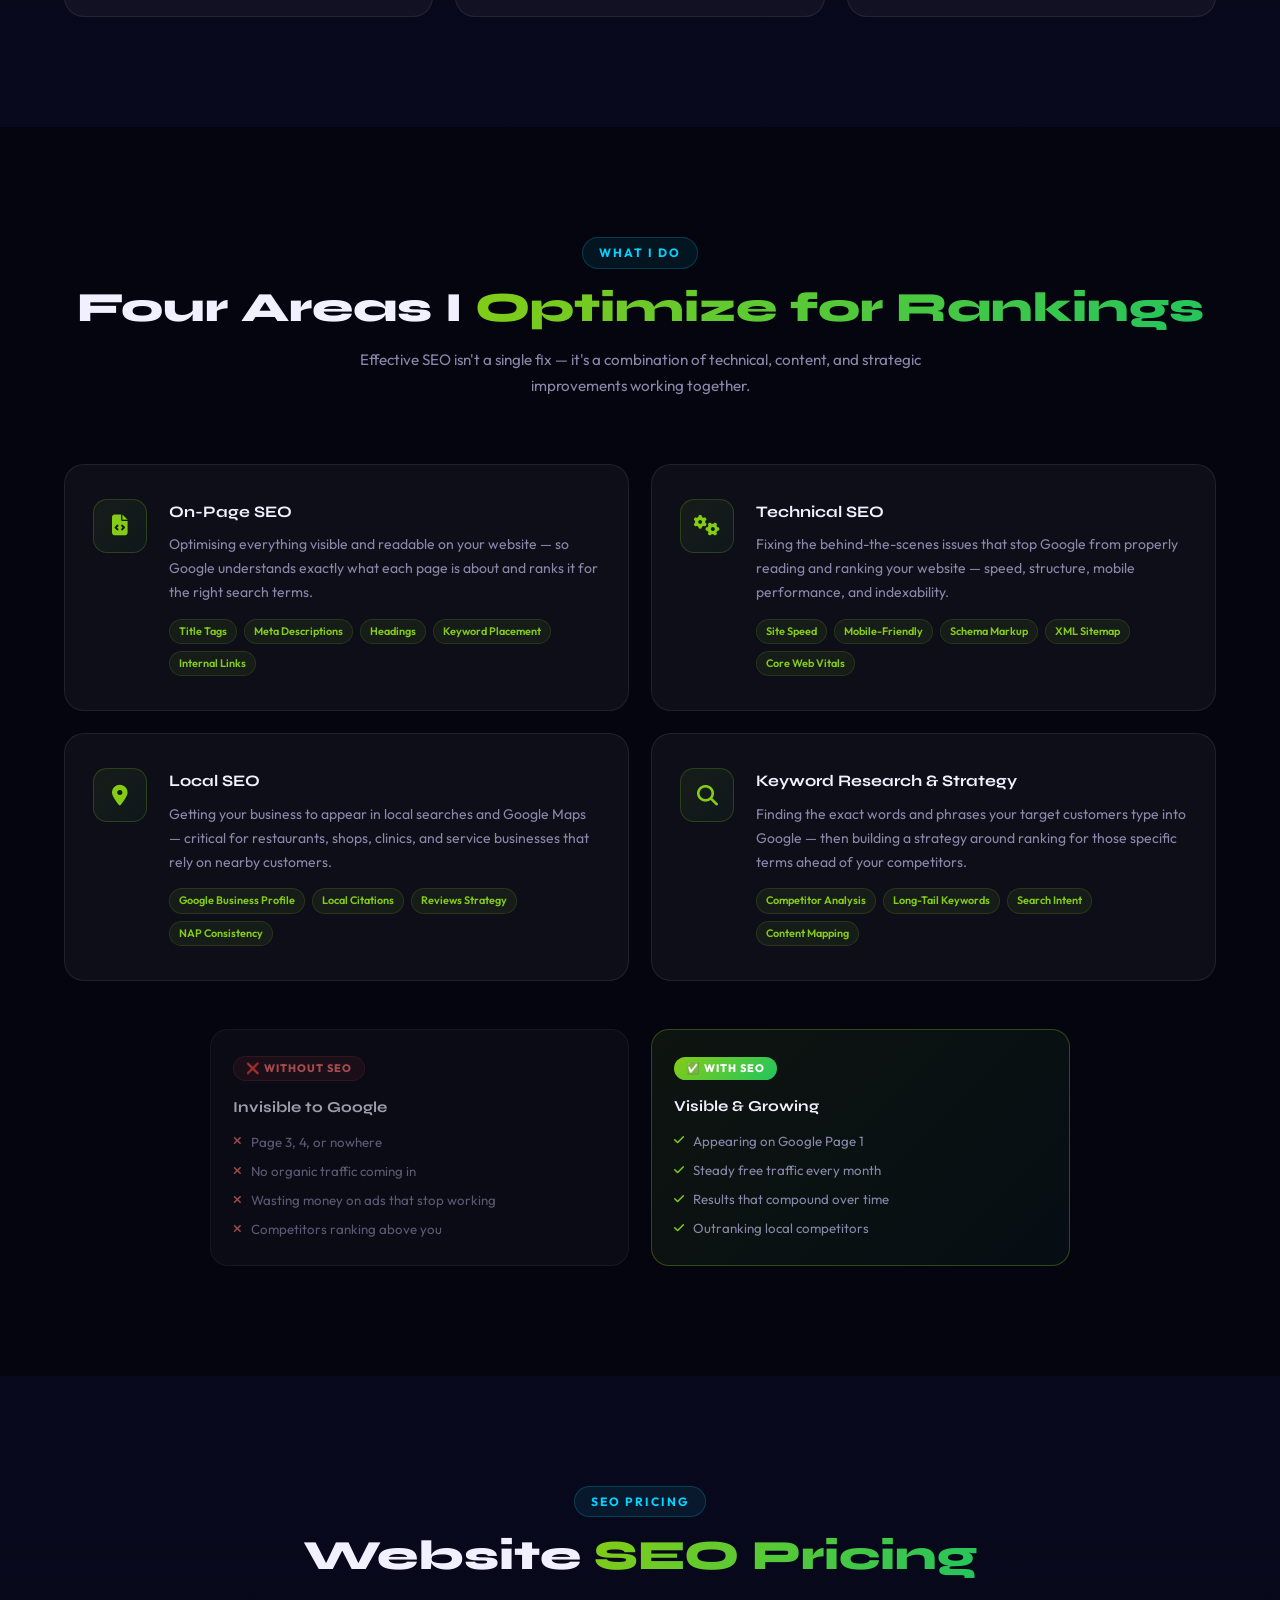
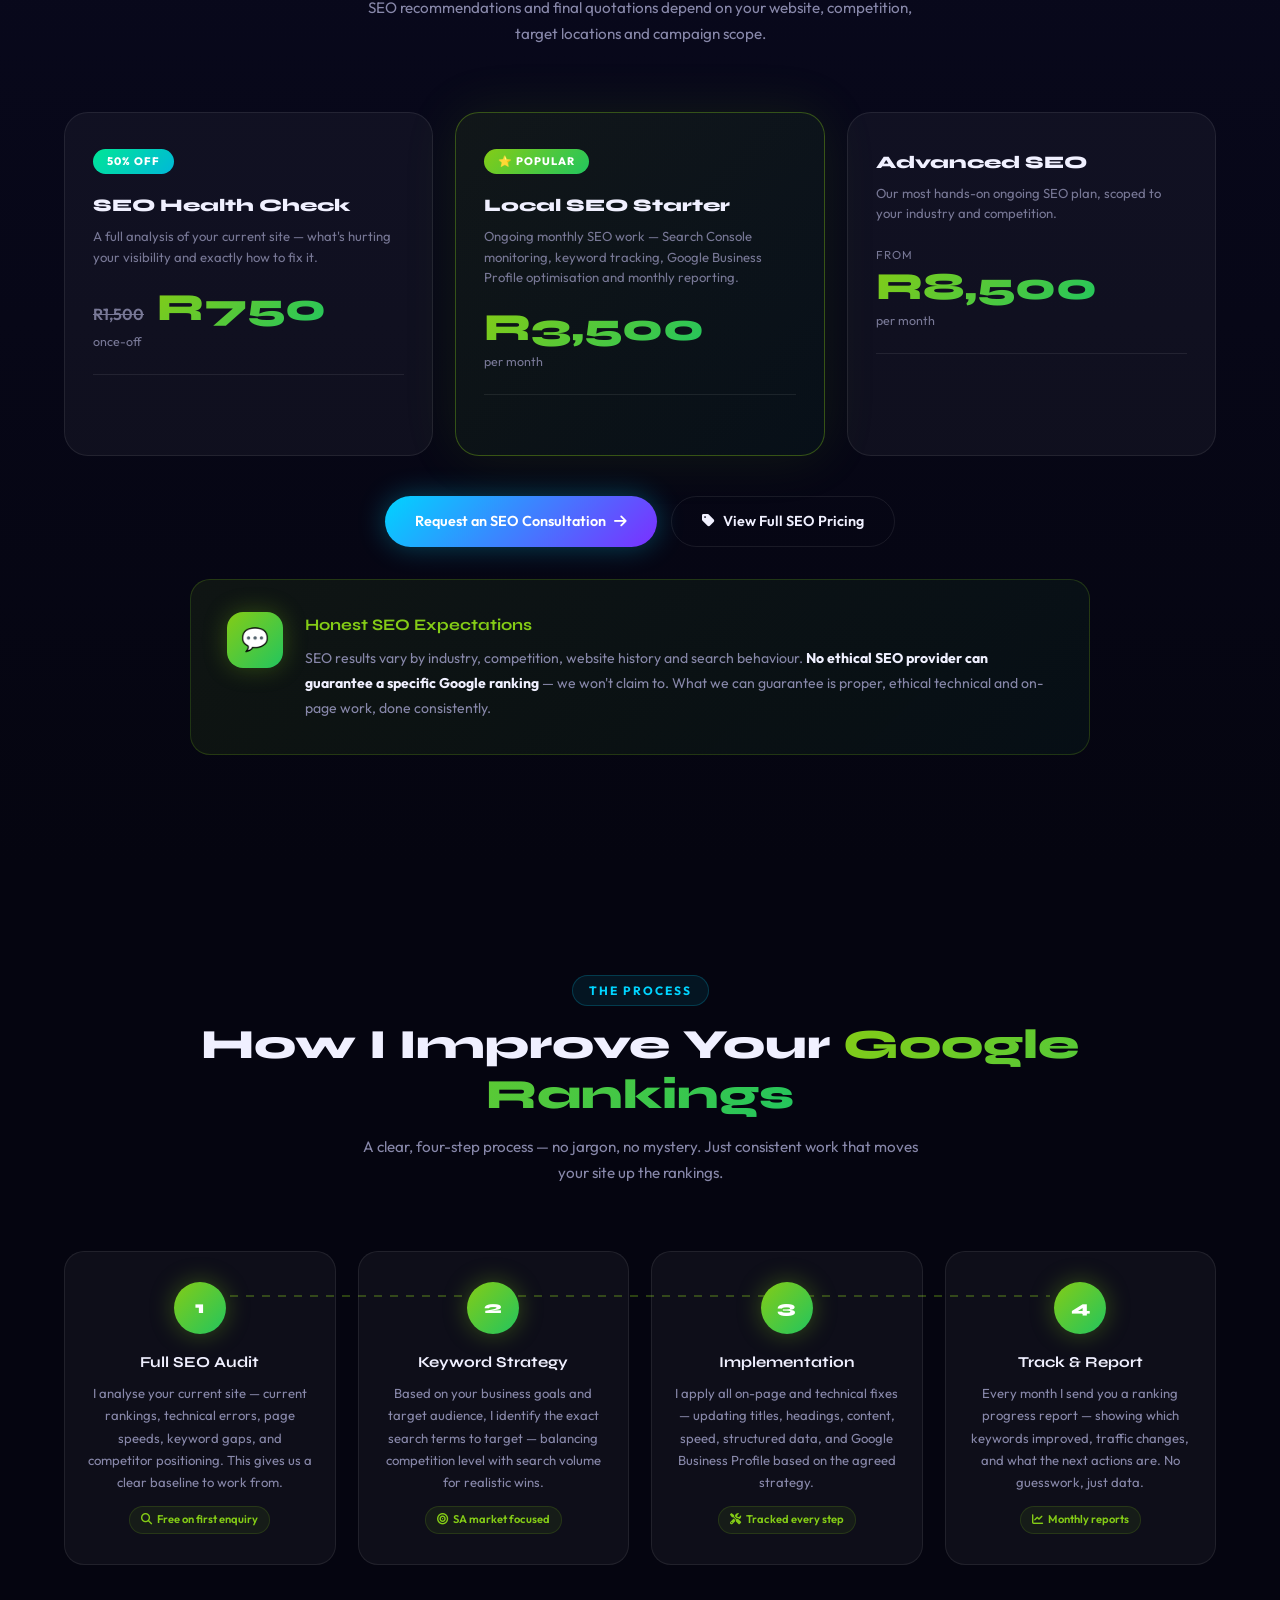
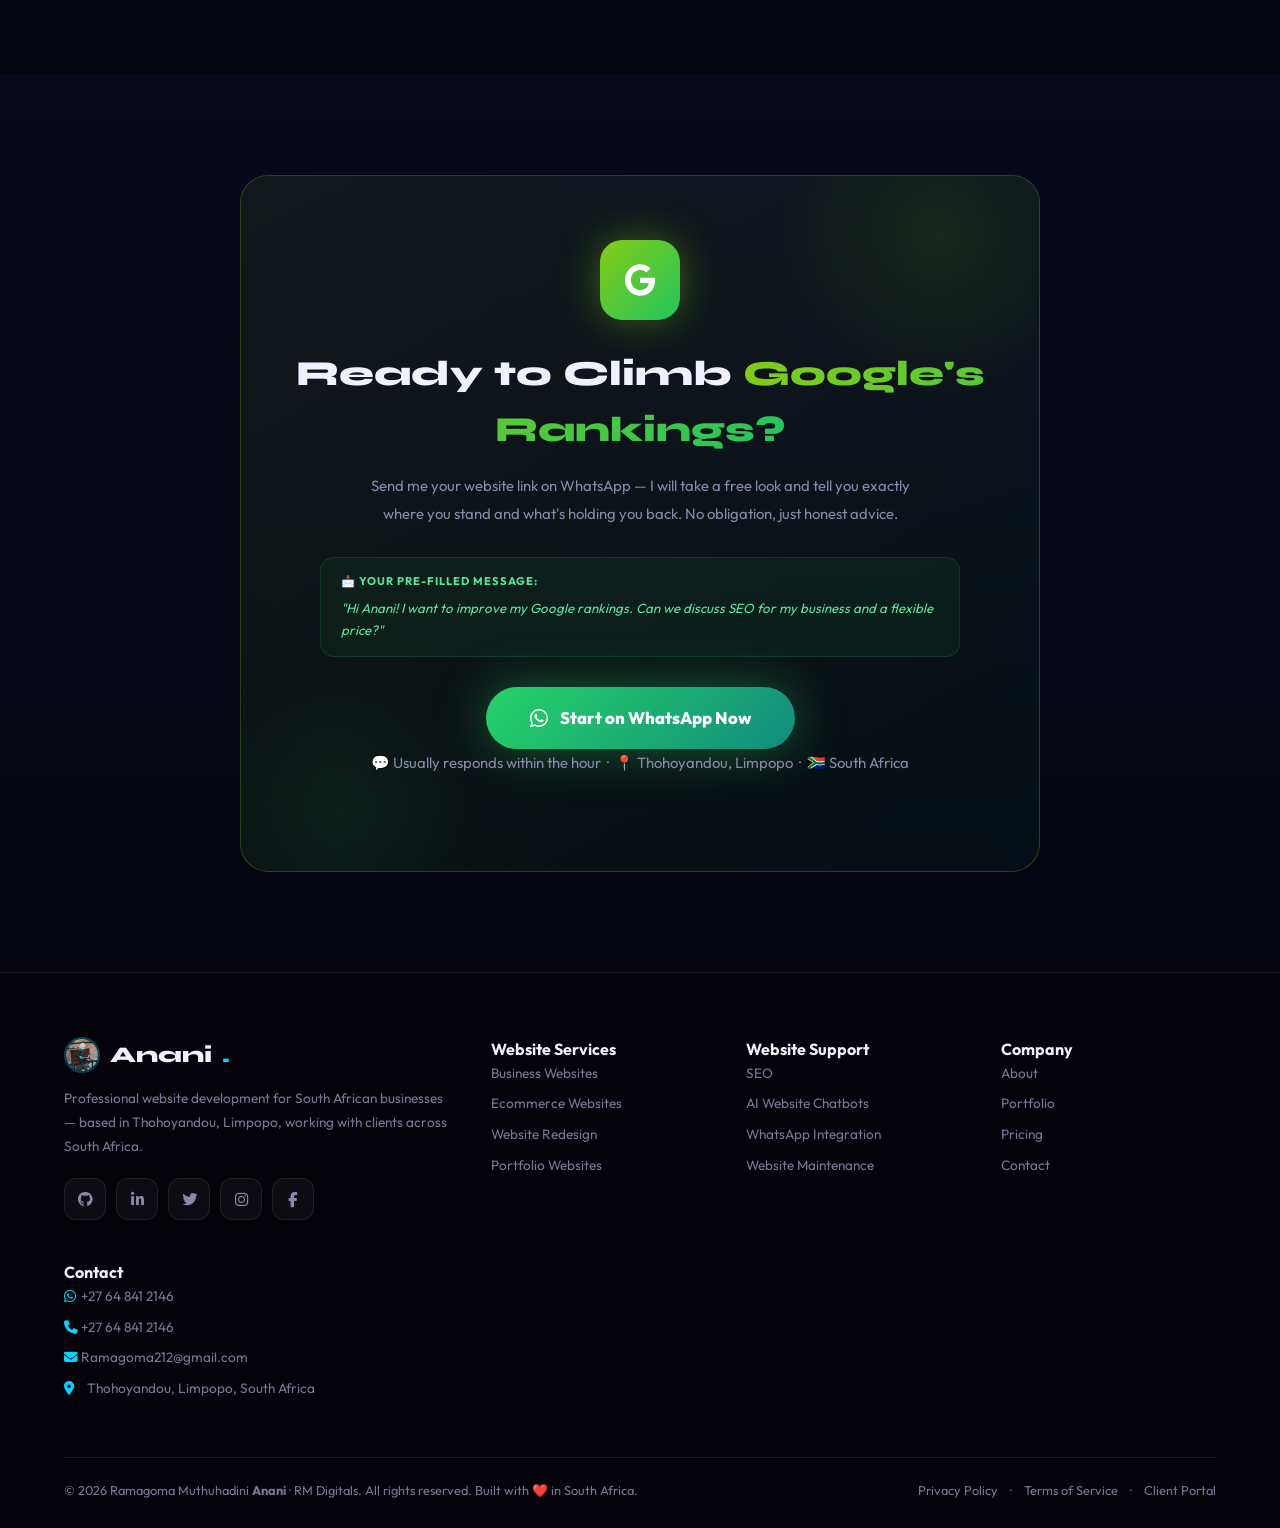
<file: SEO-Optimization.html>
<!DOCTYPE html>
<html lang="en">
<head>
    <meta charset="UTF-8" />
    <meta name="viewport" content="width=device-width, initial-scale=1.0" />
    <title>SEO Optimization | RM Digitals — Get Found on Google</title>
    <meta name="description"
          content="Website SEO by RM Digitals — on-page, local and technical SEO added to your website for South African businesses. Starting prices from R750." />

    <link rel="icon" type="image/x-icon" href="favicon.ico" sizes="any" />
    <link rel="icon" type="image/png" sizes="32x32" href="images/favicon-32.png" />
    <link rel="icon" type="image/png" sizes="48x48" href="images/favicon-48.png" />
    <link rel="apple-touch-icon" href="apple-touch-icon.png" />

    <link rel="canonical" href="https://rmdigitals.co.za/SEO-Optimization.html" />

    <!-- Open Graph -->
    <meta property="og:type" content="website" />
    <meta property="og:site_name" content="RM Digitals" />
    <meta property="og:title" content="SEO Optimization | RM Digitals — Get Found on Google" />
    <meta property="og:description" content="Website SEO by RM Digitals — on-page, local and technical SEO added to your website for South African businesses. Starting prices from R750." />
    <meta property="og:url" content="https://rmdigitals.co.za/SEO-Optimization.html" />
    <meta property="og:image" content="https://rmdigitals.co.za/images/og-image.jpg" />
    <meta property="og:image:width" content="1200" />
    <meta property="og:image:height" content="630" />
    <meta property="og:locale" content="en_ZA" />

    <!-- Twitter Card -->
    <meta name="twitter:card" content="summary_large_image" />
    <meta name="twitter:title" content="SEO Optimization | RM Digitals — Get Found on Google" />
    <meta name="twitter:description" content="Website SEO by RM Digitals — on-page, local and technical SEO added to your website for South African businesses. Starting prices from R750." />
    <meta name="twitter:image" content="https://rmdigitals.co.za/images/og-image.jpg" />


    <link rel="preconnect" href="https://fonts.googleapis.com" />
    <link rel="preconnect" href="https://fonts.gstatic.com" crossorigin />
    <link href="https://fonts.googleapis.com/css2?family=Syne:wght@400;600;700;800&family=Outfit:wght@300;400;500;600&display=swap"
          rel="stylesheet" />
    <link rel="stylesheet"
          href="https://cdnjs.cloudflare.com/ajax/libs/font-awesome/6.5.0/css/all.min.css" />
    <link rel="stylesheet" href="style.css" />

    <style>

        /* ── SEO page accent palette ──────────────────────────────────
           Lime green + emerald = growth, organic, visibility, rankings.
           Distinct from CV emerald (#00c896) — this is more yellow-green.
        ──────────────────────────────────────────────────────────── */
        :root {
            --seo-lime:   #84cc16;
            --seo-green:  #22c55e;
            --seo-dark:   #166534;
            --seo-red:    #ef4444;
            --grad-seo:   linear-gradient(135deg, #84cc16, #22c55e);
            --grad-seo-soft: linear-gradient(135deg,
                              rgba(132,204,22,.08) 0%,
                              rgba(34,197,94,.05) 100%);
        }

        /* ── Page Hero ──────────────────────────────────────────────── */
        .page-hero {
            min-height: 75vh;
            display: flex;
            align-items: center;
            justify-content: center;
            text-align: center;
            padding: 140px 24px 80px;
            position: relative;
            overflow: hidden;
        }
        .page-hero-content { max-width: 840px; z-index: 1; }

        .hero-badge-seo {
            display: inline-flex;
            align-items: center;
            gap: 8px;
            padding: 7px 18px;
            background: rgba(132,204,22,.08);
            border: 1px solid rgba(132,204,22,.25);
            color: var(--seo-lime);
            font-size: .8rem;
            font-weight: 600;
            letter-spacing: 1px;
            border-radius: 100px;
            margin-bottom: 24px;
            animation: fadeUp .7s ease both;
        }

        .badge-dot-seo {
            width: 8px; height: 8px;
            background: var(--seo-lime);
            border-radius: 50%;
            animation: pulseDotSeo 2s ease infinite;
            flex-shrink: 0;
        }
        @keyframes pulseDotSeo {
            0%,100% { box-shadow: 0 0 0 0 rgba(132,204,22,.5); }
            50%      { box-shadow: 0 0 0 7px rgba(132,204,22,0); }
        }

        .page-hero-title {
            font-family: var(--f-display);
            font-size: clamp(2rem, 4.5vw, 3.7rem);
            font-weight: 800;
            line-height: 1.12;
            margin-bottom: 22px;
            animation: fadeUp .7s .1s ease both;
        }

        .gradient-text-seo {
            background: var(--grad-seo);
            -webkit-background-clip: text;
            -webkit-text-fill-color: transparent;
            background-clip: text;
        }

        .page-hero-subtitle {
            color: var(--text-mid);
            font-size: clamp(.9rem, 1.8vw, 1.1rem);
            line-height: 1.9;
            margin-bottom: 28px;
            max-width: 720px;
            margin-left: auto;
            margin-right: auto;
            animation: fadeUp .7s .2s ease both;
        }

        .hero-tag-pills {
            display: flex;
            gap: 10px;
            justify-content: center;
            flex-wrap: wrap;
            margin-bottom: 32px;
            animation: fadeUp .7s .25s ease both;
        }
        .hero-tag-pill {
            display: inline-flex;
            align-items: center;
            gap: 6px;
            padding: 5px 14px;
            background: rgba(132,204,22,.07);
            border: 1px solid rgba(132,204,22,.2);
            color: var(--seo-lime);
            font-size: .78rem;
            font-weight: 600;
            border-radius: 100px;
        }

        .page-hero-buttons {
            display: flex;
            gap: 14px;
            justify-content: center;
            flex-wrap: wrap;
            animation: fadeUp .7s .3s ease both;
        }

        .page-hero::before {
            content: '';
            position: absolute;
            top: 50%; left: 50%;
            transform: translate(-50%, -50%);
            width: 700px; height: 420px;
            background: radial-gradient(ellipse,
                rgba(132,204,22,.07) 0%,
                rgba(34,197,94,.04) 55%,
                transparent 70%);
            pointer-events: none;
            z-index: 0;
        }

        .btn-whatsapp-hero {
            display: inline-flex;
            align-items: center;
            gap: 9px;
            padding: 14px 32px;
            background: linear-gradient(135deg, #25D366, #128C7E);
            color: #fff;
            font-family: var(--f-body);
            font-weight: 700;
            font-size: .95rem;
            border-radius: 100px;
            text-decoration: none;
            transition: var(--t);
            box-shadow: 0 0 30px rgba(37,211,102,.3);
            white-space: nowrap;
        }
        .btn-whatsapp-hero:hover { transform: translateY(-3px); box-shadow: 0 0 50px rgba(37,211,102,.5); }

        .btn-ghost {
            display: inline-flex;
            align-items: center;
            gap: 8px;
            padding: 14px 32px;
            background: transparent;
            color: var(--text-hi);
            font-family: var(--f-body);
            font-weight: 600;
            font-size: .95rem;
            border: 1px solid var(--border);
            border-radius: 100px;
            text-decoration: none;
            transition: var(--t);
            white-space: nowrap;
        }
        .btn-ghost:hover { border-color: var(--seo-lime); color: var(--seo-lime); background: rgba(132,204,22,.05); transform: translateY(-3px); }

        /* Trust bar */
        .trust-bar { display: flex; justify-content: center; align-items: center; gap: 40px; flex-wrap: wrap; margin-top: 52px; padding-top: 32px; border-top: 1px solid var(--border); animation: fadeUp .7s .4s ease both; }
        .trust-item { display: flex; flex-direction: column; align-items: center; gap: 4px; text-align: center; }
        .trust-num { font-family: var(--f-display); font-size: 1.6rem; font-weight: 800; background: var(--grad-seo); -webkit-background-clip: text; -webkit-text-fill-color: transparent; background-clip: text; line-height: 1; }
        .trust-label { font-size: .72rem; color: var(--text-lo); text-transform: uppercase; letter-spacing: 1px; }
        .trust-divider { width: 1px; height: 36px; background: var(--border); }

        /* ── Why SEO Matters ─────────────────────────────────────────── */
        .why-section { background: linear-gradient(180deg, var(--bg-base) 0%, var(--bg-layer) 100%); }

        .why-grid { display: grid; grid-template-columns: repeat(3, 1fr); gap: 22px; }

        .why-card {
            background: var(--bg-glass);
            border: 1px solid var(--border);
            border-radius: 20px;
            padding: 36px 28px;
            position: relative;
            overflow: hidden;
            transition: var(--t);
            text-align: center;
        }
        .why-card:hover { transform: translateY(-8px); border-color: rgba(132,204,22,.3); background: var(--bg-glass-hov); }
        .why-card:hover .card-glow { opacity: 1; }

        .why-stat {
            font-family: var(--f-display);
            font-size: 3rem;
            font-weight: 800;
            background: var(--grad-seo);
            -webkit-background-clip: text;
            -webkit-text-fill-color: transparent;
            background-clip: text;
            line-height: 1;
            margin-bottom: 10px;
            display: block;
        }
        .why-card h3 { font-family: var(--f-display); font-size: 1rem; font-weight: 700; color: var(--text-hi); margin-bottom: 10px; }
        .why-card p { font-size: .875rem; color: var(--text-mid); line-height: 1.75; }

        /* ── What I Optimize ─────────────────────────────────────────── */
        .optimize-section { background: var(--bg-base); }

        .optimize-grid { display: grid; grid-template-columns: repeat(2, 1fr); gap: 22px; }

        .optimize-card {
            background: var(--bg-glass);
            border: 1px solid var(--border);
            border-radius: 20px;
            padding: 34px 28px;
            display: flex;
            gap: 22px;
            align-items: flex-start;
            position: relative;
            overflow: hidden;
            transition: var(--t);
        }
        .optimize-card:hover { transform: translateY(-6px); border-color: rgba(132,204,22,.3); background: var(--bg-glass-hov); }
        .optimize-card:hover .card-glow { opacity: 1; }
        .optimize-card:hover .opt-icon { transform: scale(1.1); }

        .opt-icon {
            width: 54px; height: 54px;
            background: var(--grad-seo-soft);
            border: 1px solid rgba(132,204,22,.22);
            border-radius: 14px;
            display: flex;
            align-items: center;
            justify-content: center;
            font-size: 1.3rem;
            color: var(--seo-lime);
            flex-shrink: 0;
            transition: var(--t);
        }

        .opt-body h3 { font-family: var(--f-display); font-size: 1rem; font-weight: 700; color: var(--text-hi); margin-bottom: 8px; }
        .opt-body p  { font-size: .875rem; color: var(--text-mid); line-height: 1.72; margin-bottom: 14px; }

        .opt-tags { display: flex; gap: 7px; flex-wrap: wrap; }
        .opt-tag { padding: 3px 9px; background: rgba(132,204,22,.07); border: 1px solid rgba(132,204,22,.15); color: var(--seo-lime); font-size: .68rem; font-weight: 600; border-radius: 100px; }

        /* ── Before / After SEO banner ───────────────────────────────── */
        .before-after-banner {
            display: grid;
            grid-template-columns: 1fr 1fr;
            gap: 22px;
            max-width: 860px;
            margin: 48px auto 0;
        }

        .ba-card {
            background: var(--bg-glass);
            border: 1px solid var(--border);
            border-radius: 18px;
            padding: 24px 22px;
        }

        .ba-card.bad-ba  { opacity: .65; }
        .ba-card.good-ba { border-color: rgba(132,204,22,.3); background: var(--grad-seo-soft); }

        .ba-label { display: inline-block; padding: 3px 12px; font-size: .68rem; font-weight: 800; text-transform: uppercase; letter-spacing: 1px; border-radius: 100px; margin-bottom: 14px; }
        .ba-label.bad-lbl  { background: rgba(239,68,68,.1); border: 1px solid rgba(239,68,68,.2); color: #f87171; }
        .ba-label.good-lbl { background: var(--grad-seo); color: #fff; }

        .ba-card h4 { font-family: var(--f-display); font-size: .95rem; font-weight: 700; color: var(--text-hi); margin-bottom: 12px; }

        .ba-list { list-style: none; display: flex; flex-direction: column; gap: 8px; }
        .ba-list li { display: flex; align-items: center; gap: 9px; font-size: .83rem; color: var(--text-mid); }
        .ba-list li i { font-size: .72rem; flex-shrink: 0; }
        .ba-list li .fa-times { color: #f87171; }
        .ba-list li .fa-check { color: var(--seo-lime); }

        /* ── Pricing ─────────────────────────────────────────────────── */
        .pricing-section { background: linear-gradient(180deg, var(--bg-layer) 0%, var(--bg-base) 100%); }

        .packages-grid { display: grid; grid-template-columns: repeat(3, 1fr); gap: 22px; margin-bottom: 40px; }

        .package-card { background: var(--bg-glass); border: 1px solid var(--border); border-radius: 24px; padding: 36px 28px; position: relative; overflow: hidden; transition: var(--t); display: flex; flex-direction: column; }
        .package-card:hover { transform: translateY(-8px); border-color: rgba(132,204,22,.3); background: var(--bg-glass-hov); }
        .package-card.recommended { border-color: rgba(132,204,22,.35); background: var(--grad-seo-soft); box-shadow: 0 0 55px rgba(132,204,22,.1); }

        .package-badge { display: inline-block; padding: 4px 14px; background: var(--grad-seo); color: #fff; font-size: .68rem; font-weight: 800; text-transform: uppercase; letter-spacing: 1px; border-radius: 100px; margin-bottom: 18px; align-self: flex-start; }

        .package-name { font-family: var(--f-display); font-size: 1.1rem; font-weight: 800; color: var(--text-hi); margin-bottom: 6px; }
        .package-tagline { font-size: .82rem; color: var(--text-lo); margin-bottom: 22px; line-height: 1.55; }

        .package-price { margin-bottom: 24px; padding-bottom: 22px; border-bottom: 1px solid var(--border); }
        .price-from { font-size: .72rem; color: var(--text-lo); text-transform: uppercase; letter-spacing: 1px; display: block; margin-bottom: 4px; }
        .price-amount-pkg { font-family: var(--f-display); font-size: 2.4rem; font-weight: 800; background: var(--grad-seo); -webkit-background-clip: text; -webkit-text-fill-color: transparent; background-clip: text; line-height: 1; }
        .price-period { font-size: .78rem; color: var(--text-lo); margin-top: 4px; display: block; }
        .price-was-pkg { font-size: 1rem; color: var(--text-lo); text-decoration: line-through; font-weight: 600; margin-right: 10px; }
        .package-badge.discount-badge-seo { background: linear-gradient(135deg, #00e696, #00b8d9); }

        .package-includes { list-style: none; display: flex; flex-direction: column; gap: 10px; flex: 1; margin-bottom: 28px; }
        .package-includes li { display: flex; align-items: flex-start; gap: 10px; font-size: .86rem; color: var(--text-mid); line-height: 1.55; }
        .package-includes li i { color: var(--seo-lime); font-size: .72rem; margin-top: 3px; flex-shrink: 0; }

        .btn-package { display: flex; align-items: center; justify-content: center; gap: 8px; padding: 12px 22px; background: transparent; border: 1px solid var(--border); color: var(--text-mid); font-family: var(--f-body); font-weight: 600; font-size: .88rem; border-radius: 100px; text-decoration: none; transition: var(--t); margin-top: auto; }
        .btn-package:hover { border-color: var(--seo-lime); color: var(--seo-lime); background: rgba(132,204,22,.06); transform: translateY(-2px); }
        .btn-package-featured { background: var(--grad-seo) !important; border-color: transparent !important; color: #fff !important; font-weight: 700; }
        .btn-package-featured:hover { transform: translateY(-3px) !important; box-shadow: 0 0 30px rgba(132,204,22,.4) !important; color: #fff !important; }

        /* Negotiation note */
        .negotiation-note { background: var(--grad-seo-soft); border: 1px solid rgba(132,204,22,.2); border-radius: 20px; padding: 32px 36px; display: flex; gap: 22px; align-items: flex-start; max-width: 900px; margin: 0 auto; }
        .note-icon-wrap { width: 56px; height: 56px; background: var(--grad-seo); border-radius: 16px; display: flex; align-items: center; justify-content: center; font-size: 1.4rem; flex-shrink: 0; box-shadow: 0 0 24px rgba(132,204,22,.3); }
        .negotiation-note h3 { font-family: var(--f-display); font-size: 1rem; font-weight: 700; color: var(--seo-lime); margin-bottom: 8px; }
        .negotiation-note p  { font-size: .88rem; color: var(--text-mid); line-height: 1.8; }
        .negotiation-note strong { color: var(--text-hi); }

        /* ── Process ─────────────────────────────────────────────────── */
        .process-section { background: var(--bg-base); }

        .steps-grid { display: grid; grid-template-columns: repeat(4, 1fr); gap: 22px; position: relative; }
        .steps-grid::before { content: ''; position: absolute; top: 44px; left: calc(12.5% + 22px); right: calc(12.5% + 22px); height: 2px; background: repeating-linear-gradient(90deg, rgba(132,204,22,.3) 0px, rgba(132,204,22,.3) 8px, transparent 8px, transparent 16px); z-index: 0; pointer-events: none; }

        .step-card { background: var(--bg-glass); border: 1px solid var(--border); border-radius: 20px; padding: 30px 20px; text-align: center; position: relative; z-index: 1; transition: var(--t); }
        .step-card:hover { transform: translateY(-6px); border-color: rgba(132,204,22,.3); background: var(--bg-glass-hov); }

        .step-number { width: 52px; height: 52px; background: var(--grad-seo); border-radius: 50%; display: flex; align-items: center; justify-content: center; font-family: var(--f-display); font-size: 1.1rem; font-weight: 800; color: #fff; margin: 0 auto 16px; box-shadow: 0 0 24px rgba(132,204,22,.35); }

        .step-card h3 { font-family: var(--f-display); font-size: .95rem; font-weight: 700; color: var(--text-hi); margin-bottom: 8px; }
        .step-card p  { font-size: .82rem; color: var(--text-mid); line-height: 1.7; }
        .step-detail-tag { display: inline-flex; align-items: center; gap: 5px; margin-top: 12px; padding: 4px 11px; background: rgba(132,204,22,.07); border: 1px solid rgba(132,204,22,.15); border-radius: 100px; font-size: .7rem; color: var(--seo-lime); font-weight: 600; }

        /* ── Final CTA ──────────────────────────────────────────────── */
        .final-cta-section { background: linear-gradient(180deg, var(--bg-layer) 0%, var(--bg-base) 100%); padding: 100px 0; }

        .final-cta-wrap { max-width: 800px; margin: 0 auto; text-align: center; background: var(--grad-seo-soft); border: 1px solid rgba(132,204,22,.25); border-radius: 28px; padding: 64px 48px; position: relative; overflow: hidden; }
        .final-cta-wrap::before { content: ''; position: absolute; width: 320px; height: 320px; background: radial-gradient(circle, rgba(132,204,22,.1) 0%, transparent 70%); top: -100px; right: -60px; border-radius: 50%; pointer-events: none; }
        .final-cta-wrap::after  { content: ''; position: absolute; width: 280px; height: 280px; background: radial-gradient(circle, rgba(34,197,94,.07) 0%, transparent 70%); bottom: -80px; left: -40px; border-radius: 50%; pointer-events: none; }

        .cta-seo-icon { width: 80px; height: 80px; background: var(--grad-seo); border-radius: 22px; display: flex; align-items: center; justify-content: center; font-size: 2rem; color: #fff; margin: 0 auto 26px; box-shadow: 0 0 40px rgba(132,204,22,.4); position: relative; z-index: 1; animation: floatSeoIcon 3s ease-in-out infinite; }
        @keyframes floatSeoIcon { 0%,100%{transform:translateY(0)} 50%{transform:translateY(-8px)} }

        .final-cta-wrap h2 { font-family: var(--f-display); font-size: clamp(1.5rem, 3vw, 2.2rem); font-weight: 800; margin-bottom: 14px; position: relative; z-index: 1; }
        .final-cta-wrap > p { color: var(--text-mid); font-size: .93rem; line-height: 1.85; max-width: 580px; margin: 0 auto 30px; position: relative; z-index: 1; }

        .wa-message-preview { background: rgba(37,211,102,.06); border: 1px solid rgba(37,211,102,.15); border-radius: 14px; padding: 14px 20px; margin: 0 auto 30px; max-width: 640px; font-size: .83rem; color: #57e89a; text-align: left; position: relative; z-index: 1; font-style: italic; line-height: 1.65; }
        .wa-message-preview::before { content: '📩  Your pre-filled message:'; font-style: normal; font-weight: 700; color: #57e89a; display: block; font-size: .7rem; margin-bottom: 7px; text-transform: uppercase; letter-spacing: 1px; }

        .btn-wa-large { display: inline-flex; align-items: center; gap: 12px; padding: 18px 44px; background: linear-gradient(135deg, #25D366, #128C7E); color: #fff; font-family: var(--f-body); font-weight: 800; font-size: 1.05rem; border-radius: 100px; text-decoration: none; position: relative; z-index: 1; box-shadow: 0 0 50px rgba(37,211,102,.4); transition: var(--t); white-space: nowrap; }
        .btn-wa-large i { font-size: 1.3rem; }
        .btn-wa-large:hover { transform: translateY(-4px) scale(1.03); box-shadow: 0 0 70px rgba(37,211,102,.6); }

        .cta-footnote { font-size: .75rem; color: var(--text-lo); margin-top: 16px; position: relative; z-index: 1; }
        .facebook-icon:hover { background: #1877f2 !important; box-shadow: 0 0 18px rgba(24,119,242,.4) !important; }

        /* ── Responsive ─────────────────────────────────────────────── */
        @media (max-width: 1024px) {
            .why-grid      { grid-template-columns: repeat(2, 1fr); }
            .optimize-grid { grid-template-columns: 1fr; }
            .before-after-banner { grid-template-columns: 1fr; max-width: 520px; }
            .packages-grid { grid-template-columns: repeat(2, 1fr); }
            .steps-grid    { grid-template-columns: repeat(2, 1fr); }
            .steps-grid::before { display: none; }
        }
        @media (max-width: 768px) {
            .page-hero     { padding: 120px 22px 60px; }
            .why-grid      { grid-template-columns: 1fr; }
            .packages-grid { grid-template-columns: 1fr; }
            .steps-grid    { grid-template-columns: 1fr; }
            .negotiation-note { flex-direction: column; gap: 14px; }
            .optimize-card    { flex-direction: column; }
            .final-cta-wrap   { padding: 40px 22px; }
            .trust-bar  { gap: 22px; }
            .trust-divider { display: none; }
            section { padding: 70px 0; }
        }
        @media (max-width: 480px) { .page-hero-title { font-size: 1.9rem; } }

    </style>

    <script type="application/ld+json">
{
    "@context": "https://schema.org",
    "@graph": [
        {
            "@type": "Service",
            "serviceType": "Search Engine Optimization",
            "name": "SEO Optimization",
            "description": "Website SEO by RM Digitals — on-page, local and technical SEO added to your website for South African businesses. Starting prices from R750.",
            "url": "https://rmdigitals.co.za/SEO-Optimization.html",
            "provider": {
                "@id": "https://rmdigitals.co.za/#organization"
            },
            "areaServed": {
                "@type": "Country",
                "name": "South Africa"
            }
        },
        {
            "@type": "BreadcrumbList",
            "itemListElement": [
                {
                    "@type": "ListItem",
                    "position": 1,
                    "name": "Home",
                    "item": "https://rmdigitals.co.za/"
                },
                {
                    "@type": "ListItem",
                    "position": 2,
                    "name": "SEO Optimization",
                    "item": "https://rmdigitals.co.za/SEO-Optimization.html"
                }
            ]
        }
    ]
}
    </script>
</head>
<body>

    <!-- LOADING SCREEN -->
    <div id="loader">
        <div class="loader-inner">
            <div class="loader-avatar-wrap">
                <div class="loader-ring"></div>
                <img src="images/mylog.webp" alt="Anani RM" class="loader-logo-img" width="52" height="52" />
            </div>
            <div class="loader-logo">
                <span>Loading<span class="loader-dots">...</span></span>
            </div>
        </div>
    </div>

    <!-- NAVIGATION -->
    <nav id="navbar">
        <div class="nav-container">

            <a href="index.html" class="nav-logo">
                <img src="images/mylog.webp" alt="RM Digitals — Anani Ramagoma, web developer in Thohoyandou, Limpopo" class="nav-logo-img" width="40" height="40" />
                <span class="nav-logo-text">RM<span class="accent"> Digitals</span></span>
            </a>

            <ul class="nav-links">
                <li><a href="index.html#home">Home</a></li>
                <li class="has-dropdown">
                    <a href="index.html#services-websites" class="dropdown-toggle" aria-haspopup="true" aria-expanded="false">Websites <i class="fas fa-chevron-down chevron"></i></a>
                    <ul class="dropdown-menu">
                        <li><a href="business-websites.html">Business Websites</a></li>
                        <li><a href="ecommerce-websites.html">Ecommerce Websites</a></li>
                        <li><a href="website-RedesingAndDesing.html">Website Redesign</a></li>
                        <li><a href="PortfolioWebsite.html">Portfolio Websites</a></li>
                    </ul>
                </li>
                <li class="has-dropdown">
                    <a href="index.html#enhance-website" class="dropdown-toggle" aria-haspopup="true" aria-expanded="false">Website Add-Ons <i class="fas fa-chevron-down chevron"></i></a>
                    <ul class="dropdown-menu">
                        <li><a href="SEO-Optimization.html" class="active-link">SEO</a></li>
                        <li><a href="chatbots.html">AI Website Chatbots</a></li>
                        <li><a href="WhatsAppIntegration.html">WhatsApp Integration</a></li>
                        <li><a href="pricing.html#maintenance">Website Maintenance</a></li>
                    </ul>
                </li>
                <li><a href="index.html#portfolio">Portfolio</a></li>
                <li><a href="pricing.html">Pricing</a></li>
                <li><a href="index.html#about">About</a></li>
                <li><a href="index.html#contact">Contact</a></li>
            </ul>

            <div class="nav-right">
                <a href="https://wa.me/27648412146?text=Hi%20Anani%2C%20I%27m%20interested%20in%20your%20website%20development%2C%20SEO%20or%20AI%20services%21"
                   target="_blank" rel="noopener noreferrer" class="nav-cta">Chat on WhatsApp</a>
                <button class="hamburger" id="hamburger" aria-label="Open menu" aria-expanded="false" aria-controls="mobileMenu">
                    <span></span>
                    <span></span>
                    <span></span>
                </button>
            </div>
        </div>
    </nav>

    <div class="mobile-menu" id="mobileMenu">
        <button class="mobile-close" id="mobileClose" aria-label="Close menu">
            <i class="fas fa-times"></i>
        </button>
        <ul>
            <li><a href="index.html#home" class="mobile-link">Home</a></li>

            <li class="mobile-group">
                <span class="mobile-group-label">Websites</span>
                <ul class="mobile-sublist">
                    <li><a href="business-websites.html" class="mobile-link">Business Websites</a></li>
                    <li><a href="ecommerce-websites.html" class="mobile-link">Ecommerce Websites</a></li>
                    <li><a href="website-RedesingAndDesing.html" class="mobile-link">Website Redesign</a></li>
                    <li><a href="PortfolioWebsite.html" class="mobile-link">Portfolio Websites</a></li>
                </ul>
            </li>

            <li class="mobile-group">
                <span class="mobile-group-label">Website Add-Ons</span>
                <ul class="mobile-sublist">
                    <li><a href="SEO-Optimization.html" class="mobile-link">SEO</a></li>
                    <li><a href="chatbots.html" class="mobile-link">AI Website Chatbots</a></li>
                    <li><a href="WhatsAppIntegration.html" class="mobile-link">WhatsApp Integration</a></li>
                    <li><a href="pricing.html#maintenance" class="mobile-link">Website Maintenance</a></li>
                </ul>
            </li>

            <li><a href="index.html#portfolio" class="mobile-link">Portfolio</a></li>
            <li><a href="pricing.html" class="mobile-link">Pricing</a></li>
            <li><a href="index.html#about" class="mobile-link">About</a></li>
            <li><a href="index.html#contact" class="mobile-link">Contact</a></li>
        </ul>
        <a href="https://wa.me/27648412146" target="_blank" class="mobile-whatsapp">
            <i class="fab fa-whatsapp"></i> Chat on WhatsApp
        </a>
    </div>
    <div class="menu-overlay" id="menuOverlay"></div>
    <canvas id="particleCanvas"></canvas>


    <!-- ============================================================ HERO -->
    <section class="page-hero">
        <div class="page-hero-content">
            <div class="hero-badge-seo">
                <span class="badge-dot-seo"></span>
                📈 Service · SEO &amp; Google Visibility
            </div>
            <h1 class="page-hero-title">
                Get Found on Google —<br>
                <span class="gradient-text-seo">SEO That Delivers Real Results</span>
            </h1>
            <p class="page-hero-subtitle">
                90% of online experiences begin with a search engine. If your business
                doesn't appear on Google's first page, you're practically invisible.
                I use proven, ethical SEO strategies to grow your organic traffic,
                build your authority, and put your business in front of the right people.
            </p>
            <div class="hero-tag-pills">
                <span class="hero-tag-pill"><i class="fab fa-google"></i> Google Rankings</span>
                <span class="hero-tag-pill"><i class="fas fa-map-marker-alt"></i> Local SEO</span>
                <span class="hero-tag-pill"><i class="fas fa-leaf"></i> Organic Traffic</span>
            </div>
            <div class="page-hero-buttons">
                <a href="https://wa.me/27648412146?text=Hi%20Anani!%20I%20want%20to%20improve%20my%20Google%20rankings.%20Can%20we%20discuss%20SEO%20for%20my%20business%20and%20a%20flexible%20price%3F"
                   target="_blank" class="btn-whatsapp-hero">
                    <i class="fab fa-whatsapp"></i> Start Growing on Google
                </a>
                <a href="#packages" class="btn-ghost">
                    <i class="fas fa-tags"></i> View SEO Packages
                </a>
            </div>
            <div class="trust-bar">
                <div class="trust-item"><span class="trust-num">90%</span><span class="trust-label">Searches on Google</span></div>
                <div class="trust-divider"></div>
                <div class="trust-item"><span class="trust-num">Free</span><span class="trust-label">SEO Audit on Enquiry</span></div>
                <div class="trust-divider"></div>
                <div class="trust-item"><span class="trust-num">Long</span><span class="trust-label">Lasting Results</span></div>
                <div class="trust-divider"></div>
                <div class="trust-item"><span class="trust-num">R750</span><span class="trust-label">Starting Price</span></div>
            </div>
        </div>
    </section>


    <!-- ============================================================
         SECTION 1: WHY SEO MATTERS
    ============================================================ -->
    <section class="why-section">
        <div class="container">
            <div class="section-header reveal">
                <span class="section-tag">Why SEO?</span>
                <h2 class="section-title">Three Reasons SEO is the <span class="gradient-text-seo">Best Investment for Your Business</span></h2>
                <p class="section-subtitle">
                    Unlike paid ads that stop the moment your budget runs out, good SEO keeps
                    delivering traffic, leads, and sales — for months and years.
                </p>
            </div>
            <div class="why-grid">

                <div class="why-card reveal-card">
                    <div class="card-glow"></div>
                    <span class="why-stat">75%</span>
                    <h3>Users Never Scroll Past Page One</h3>
                    <p>If your website is on page 2 or beyond, most people will never find you. The first five Google results get over 67% of all clicks — ranking matters more than anything else online.</p>
                </div>

                <div class="why-card reveal-card">
                    <div class="card-glow"></div>
                    <span class="why-stat">Free</span>
                    <h3>Organic Traffic Costs Nothing Per Click</h3>
                    <p>Google Ads charge you every time someone clicks your link. SEO traffic is completely free — once you rank, visitors keep arriving without you spending a single extra cent on ads.</p>
                </div>

                <div class="why-card reveal-card">
                    <div class="card-glow"></div>
                    <span class="why-stat">46%</span>
                    <h3>Of All Google Searches Are Local</h3>
                    <p>Nearly half of all searches include a local intent — "near me", city names, or local business types. Local SEO makes sure you appear when people in your area search for what you offer.</p>
                </div>

            </div>
        </div>
    </section>


    <!-- ============================================================
         SECTION 2: WHAT I OPTIMIZE
    ============================================================ -->
    <section class="optimize-section">
        <div class="container">
            <div class="section-header reveal">
                <span class="section-tag">What I Do</span>
                <h2 class="section-title">Four Areas I <span class="gradient-text-seo">Optimize for Rankings</span></h2>
                <p class="section-subtitle">
                    Effective SEO isn't a single fix — it's a combination of technical,
                    content, and strategic improvements working together.
                </p>
            </div>
            <div class="optimize-grid">

                <div class="optimize-card reveal-card">
                    <div class="card-glow"></div>
                    <div class="opt-icon"><i class="fas fa-file-code"></i></div>
                    <div class="opt-body">
                        <h3>On-Page SEO</h3>
                        <p>Optimising everything visible and readable on your website — so Google understands exactly what each page is about and ranks it for the right search terms.</p>
                        <div class="opt-tags">
                            <span class="opt-tag">Title Tags</span>
                            <span class="opt-tag">Meta Descriptions</span>
                            <span class="opt-tag">Headings</span>
                            <span class="opt-tag">Keyword Placement</span>
                            <span class="opt-tag">Internal Links</span>
                        </div>
                    </div>
                </div>

                <div class="optimize-card reveal-card">
                    <div class="card-glow"></div>
                    <div class="opt-icon"><i class="fas fa-cogs"></i></div>
                    <div class="opt-body">
                        <h3>Technical SEO</h3>
                        <p>Fixing the behind-the-scenes issues that stop Google from properly reading and ranking your website — speed, structure, mobile performance, and indexability.</p>
                        <div class="opt-tags">
                            <span class="opt-tag">Site Speed</span>
                            <span class="opt-tag">Mobile-Friendly</span>
                            <span class="opt-tag">Schema Markup</span>
                            <span class="opt-tag">XML Sitemap</span>
                            <span class="opt-tag">Core Web Vitals</span>
                        </div>
                    </div>
                </div>

                <div class="optimize-card reveal-card">
                    <div class="card-glow"></div>
                    <div class="opt-icon"><i class="fas fa-map-marker-alt"></i></div>
                    <div class="opt-body">
                        <h3>Local SEO</h3>
                        <p>Getting your business to appear in local searches and Google Maps — critical for restaurants, shops, clinics, and service businesses that rely on nearby customers.</p>
                        <div class="opt-tags">
                            <span class="opt-tag">Google Business Profile</span>
                            <span class="opt-tag">Local Citations</span>
                            <span class="opt-tag">Reviews Strategy</span>
                            <span class="opt-tag">NAP Consistency</span>
                        </div>
                    </div>
                </div>

                <div class="optimize-card reveal-card">
                    <div class="card-glow"></div>
                    <div class="opt-icon"><i class="fas fa-search"></i></div>
                    <div class="opt-body">
                        <h3>Keyword Research &amp; Strategy</h3>
                        <p>Finding the exact words and phrases your target customers type into Google — then building a strategy around ranking for those specific terms ahead of your competitors.</p>
                        <div class="opt-tags">
                            <span class="opt-tag">Competitor Analysis</span>
                            <span class="opt-tag">Long-Tail Keywords</span>
                            <span class="opt-tag">Search Intent</span>
                            <span class="opt-tag">Content Mapping</span>
                        </div>
                    </div>
                </div>

            </div>

            <!-- Before / After snapshot -->
            <div class="before-after-banner">
                <div class="ba-card bad-ba">
                    <span class="ba-label bad-lbl">❌ Without SEO</span>
                    <h4>Invisible to Google</h4>
                    <ul class="ba-list">
                        <li><i class="fas fa-times"></i> Page 3, 4, or nowhere</li>
                        <li><i class="fas fa-times"></i> No organic traffic coming in</li>
                        <li><i class="fas fa-times"></i> Wasting money on ads that stop working</li>
                        <li><i class="fas fa-times"></i> Competitors ranking above you</li>
                    </ul>
                </div>
                <div class="ba-card good-ba">
                    <span class="ba-label good-lbl">✅ With SEO</span>
                    <h4>Visible &amp; Growing</h4>
                    <ul class="ba-list">
                        <li><i class="fas fa-check"></i> Appearing on Google Page 1</li>
                        <li><i class="fas fa-check"></i> Steady free traffic every month</li>
                        <li><i class="fas fa-check"></i> Results that compound over time</li>
                        <li><i class="fas fa-check"></i> Outranking local competitors</li>
                    </ul>
                </div>
            </div>
        </div>
    </section>


    <!-- ============================================================
         SECTION 3: PRICING
    ============================================================ -->
    <section class="pricing-section" id="packages">
        <div class="container">
            <div class="section-header reveal">
                <span class="section-tag">SEO Pricing</span>
                <h2 class="section-title">Website <span class="gradient-text-seo">SEO Pricing</span></h2>
                <p class="section-subtitle">
                    SEO recommendations and final quotations depend on your website, competition,
                    target locations and campaign scope.
                </p>
            </div>
            <div class="packages-grid">

                <div class="package-card reveal-card">
                    <div class="package-badge discount-badge-seo">50% Off</div>
                    <div class="package-name">SEO Health Check</div>
                    <div class="package-tagline">A full analysis of your current site — what's hurting your visibility and exactly how to fix it.</div>
                    <div class="package-price">
                        <span class="price-was-pkg">R1,500</span>
                        <span class="price-amount-pkg">R750</span>
                        <span class="price-period">once-off</span>
                    </div>
                </div>

                <div class="package-card recommended reveal-card">
                    <div class="package-badge">⭐ Popular</div>
                    <div class="package-name">Local SEO Starter</div>
                    <div class="package-tagline">Ongoing monthly SEO work — Search Console monitoring, keyword tracking, Google Business Profile optimisation and monthly reporting.</div>
                    <div class="package-price">
                        <span class="price-amount-pkg">R3,500</span>
                        <span class="price-period">per month</span>
                    </div>
                </div>

                <div class="package-card reveal-card">
                    <div class="package-name">Advanced SEO</div>
                    <div class="package-tagline">Our most hands-on ongoing SEO plan, scoped to your industry and competition.</div>
                    <div class="package-price">
                        <span class="price-from">From</span>
                        <span class="price-amount-pkg">R8,500</span>
                        <span class="price-period">per month</span>
                    </div>
                </div>

            </div>

            <div style="text-align:center; margin-top:8px; display:flex; gap:14px; justify-content:center; flex-wrap:wrap;">
                <a href="https://wa.me/27648412146?text=Hi%20Anani%2C%20I%27d%20like%20to%20ask%20about%20SEO%20for%20my%20website."
                   target="_blank" rel="noopener noreferrer" class="btn-primary">
                    <span>Request an SEO Consultation</span>
                    <i class="fas fa-arrow-right"></i>
                </a>
                <a href="pricing.html#seo" class="btn-secondary">
                    <i class="fas fa-tag"></i>
                    <span>View Full SEO Pricing</span>
                </a>
            </div>

            <div class="negotiation-note reveal" style="margin-top:32px;">
                <div class="note-icon-wrap">💬</div>
                <div>
                    <h3>Honest SEO Expectations</h3>
                    <p>SEO results vary by industry, competition, website history and search behaviour. <strong>No ethical SEO provider can guarantee a specific Google ranking</strong> — we won't claim to. What we can guarantee is proper, ethical technical and on-page work, done consistently.</p>
                </div>
            </div>
        </div>
    </section>


    <!-- ============================================================
         SECTION 4: MY SEO PROCESS
    ============================================================ -->
    <section class="process-section">
        <div class="container">
            <div class="section-header reveal">
                <span class="section-tag">The Process</span>
                <h2 class="section-title">How I Improve Your <span class="gradient-text-seo">Google Rankings</span></h2>
                <p class="section-subtitle">A clear, four-step process — no jargon, no mystery. Just consistent work that moves your site up the rankings.</p>
            </div>
            <div class="steps-grid">
                <div class="step-card reveal-card">
                    <div class="step-number">1</div>
                    <h3>Full SEO Audit</h3>
                    <p>I analyse your current site — current rankings, technical errors, page speeds, keyword gaps, and competitor positioning. This gives us a clear baseline to work from.</p>
                    <div class="step-detail-tag"><i class="fas fa-search"></i> Free on first enquiry</div>
                </div>
                <div class="step-card reveal-card">
                    <div class="step-number">2</div>
                    <h3>Keyword Strategy</h3>
                    <p>Based on your business goals and target audience, I identify the exact search terms to target — balancing competition level with search volume for realistic wins.</p>
                    <div class="step-detail-tag"><i class="fas fa-bullseye"></i> SA market focused</div>
                </div>
                <div class="step-card reveal-card">
                    <div class="step-number">3</div>
                    <h3>Implementation</h3>
                    <p>I apply all on-page and technical fixes — updating titles, headings, content, speed, structured data, and Google Business Profile based on the agreed strategy.</p>
                    <div class="step-detail-tag"><i class="fas fa-tools"></i> Tracked every step</div>
                </div>
                <div class="step-card reveal-card">
                    <div class="step-number">4</div>
                    <h3>Track &amp; Report</h3>
                    <p>Every month I send you a ranking progress report — showing which keywords improved, traffic changes, and what the next actions are. No guesswork, just data.</p>
                    <div class="step-detail-tag"><i class="fas fa-chart-line"></i> Monthly reports</div>
                </div>
            </div>
        </div>
    </section>


    <!-- ============================================================ FINAL CTA -->
    <section class="final-cta-section">
        <div class="container">
            <div class="final-cta-wrap reveal">
                <div class="cta-seo-icon"><i class="fab fa-google"></i></div>
                <h2>Ready to Climb <span class="gradient-text-seo">Google's Rankings?</span></h2>
                <p>Send me your website link on WhatsApp — I will take a free look and tell you exactly where you stand and what's holding you back. No obligation, just honest advice.</p>
                <div class="wa-message-preview">"Hi Anani! I want to improve my Google rankings. Can we discuss SEO for my business and a flexible price?"</div>
                <a href="https://wa.me/27648412146?text=Hi%20Anani!%20I%20want%20to%20improve%20my%20Google%20rankings.%20Can%20we%20discuss%20SEO%20for%20my%20business%20and%20a%20flexible%20price%3F"
                   target="_blank" class="btn-wa-large">
                    <i class="fab fa-whatsapp"></i><span>Start on WhatsApp Now</span>
                </a>
                <p class="cta-footnote">💬 Usually responds within the hour &nbsp;·&nbsp; 📍 Thohoyandou, Limpopo &nbsp;·&nbsp; 🇿🇦 South Africa</p>
            </div>
        </div>
    </section>


    <!-- FOOTER -->
    <footer class="footer">
        <div class="container">

            <div class="footer-grid">

                <!-- Brand column -->
                <div class="footer-brand">
                    <div class="footer-logo">
                        <img src="images/mylog.webp" alt="RM Digitals logo" class="footer-logo-img" width="36" height="36" loading="lazy" />
                        Anani<span class="accent">.</span>
                    </div>
                    <p>Professional website development for South African businesses — based in Thohoyandou, Limpopo, working with clients across South Africa.</p>
                    <div class="social-row">
                        <a href="https://github.com/ramagoma-glitch"
                           target="_blank" class="s-icon" aria-label="GitHub">
                            <i class="fab fa-github"></i>
                        </a>
                        <a href="https://www.linkedin.com/in/anani-ramagoma"
                           target="_blank" class="s-icon" aria-label="LinkedIn">
                            <i class="fab fa-linkedin-in"></i>
                        </a>
                        <a href="https://twitter.com/AnaniRamagoma"
                           target="_blank" class="s-icon" aria-label="Twitter/X">
                            <i class="fab fa-twitter"></i>
                        </a>
                        <a href="https://www.instagram.com/anani.rm"
                           target="_blank" class="s-icon" aria-label="Instagram">
                            <i class="fab fa-instagram"></i>
                        </a>
                        <a href="https://www.facebook.com/AnaniRM"
                           target="_blank" class="s-icon facebook-icon" aria-label="Facebook">
                            <i class="fab fa-facebook-f"></i>
                        </a>
                    </div>
                </div>

                <!-- Website Services -->
                <div class="footer-col">
                    <h4>Website Services</h4>
                    <ul>
                        <li><a href="business-websites.html">Business Websites</a></li>
                        <li><a href="ecommerce-websites.html">Ecommerce Websites</a></li>
                        <li><a href="website-RedesingAndDesing.html">Website Redesign</a></li>
                        <li><a href="PortfolioWebsite.html">Portfolio Websites</a></li>
                    </ul>
                </div>

                <!-- Website Support -->
                <div class="footer-col">
                    <h4>Website Support</h4>
                    <ul>
                        <li><a href="SEO-Optimization.html">SEO</a></li>
                        <li><a href="chatbots.html">AI Website Chatbots</a></li>
                        <li><a href="WhatsAppIntegration.html">WhatsApp Integration</a></li>
                        <li><a href="pricing.html#maintenance">Website Maintenance</a></li>
                    </ul>
                </div>

                <!-- Company -->
                <div class="footer-col">
                    <h4>Company</h4>
                    <ul>
                        <li><a href="index.html#about">About</a></li>
                        <li><a href="index.html#portfolio">Portfolio</a></li>
                        <li><a href="pricing.html">Pricing</a></li>
                        <li><a href="index.html#contact">Contact</a></li>
                    </ul>
                </div>

                <!-- Contact -->
                <div class="footer-col">
                    <h4>Contact</h4>
                    <p><a href="https://wa.me/27648412146" target="_blank"><i class="fab fa-whatsapp"></i> +27 64 841 2146</a></p>
                    <p><a href="tel:+27648412146"><i class="fas fa-phone"></i> +27 64 841 2146</a></p>
                    <p><a href="mailto:ramagoma212@gmail.com"><i class="fas fa-envelope"></i> Ramagoma212@gmail.com</a></p>
                    <p><i class="fas fa-map-marker-alt"></i>Thohoyandou, Limpopo, South Africa</p>
                </div>

            </div><!-- /.footer-grid -->

            <div class="footer-bottom">
                <p>&copy; <span id="currentYear"></span> Ramagoma Muthuhadini <b>Anani</b> · RM Digitals. All rights reserved. Built with ❤️ in South Africa.</p>
                <div class="footer-legal">
                    <a href="documents/privacy.pdf" target="_blank">Privacy Policy</a>
                    <span>·</span>
                    <a href="documents/terms.pdf" target="_blank">Terms of Service</a>
                    <span>·</span>
                    <a href="client-portal.html">Client Portal</a>
                </div>
            </div>

        </div>
    </footer>

    <button id="backToTop" aria-label="Back to top">
        <i class="fas fa-chevron-up"></i>
    </button>

    <!-- ============================================================
         MOBILE STICKY CONTACT BAR — mobile only (hidden ≥768px).
         Three actions max, per Milestone 16: Call, WhatsApp (normal
         business number), Get Quote. Never uses the AI WhatsApp
         assistant number here — that stays its own separately
         labelled feature.
    ============================================================ -->
    <nav class="mobile-sticky-bar" aria-label="Quick contact actions">
        <a href="tel:+27648412146" class="sticky-bar-item" aria-label="Call RM Digitals">
            <i class="fas fa-phone"></i>
            <span>Call</span>
        </a>
        <a href="https://wa.me/27648412146" target="_blank" rel="noopener noreferrer" class="sticky-bar-item" aria-label="WhatsApp RM Digitals">
            <i class="fab fa-whatsapp"></i>
            <span>WhatsApp</span>
        </a>
        <a href="index.html#contact" class="sticky-bar-item sticky-bar-cta" aria-label="Get a website quote">
            <i class="fas fa-paper-plane"></i>
            <span>Get Quote</span>
        </a>
    </nav>
    <script src="script.js"></script>
</body>
</html>
</file>
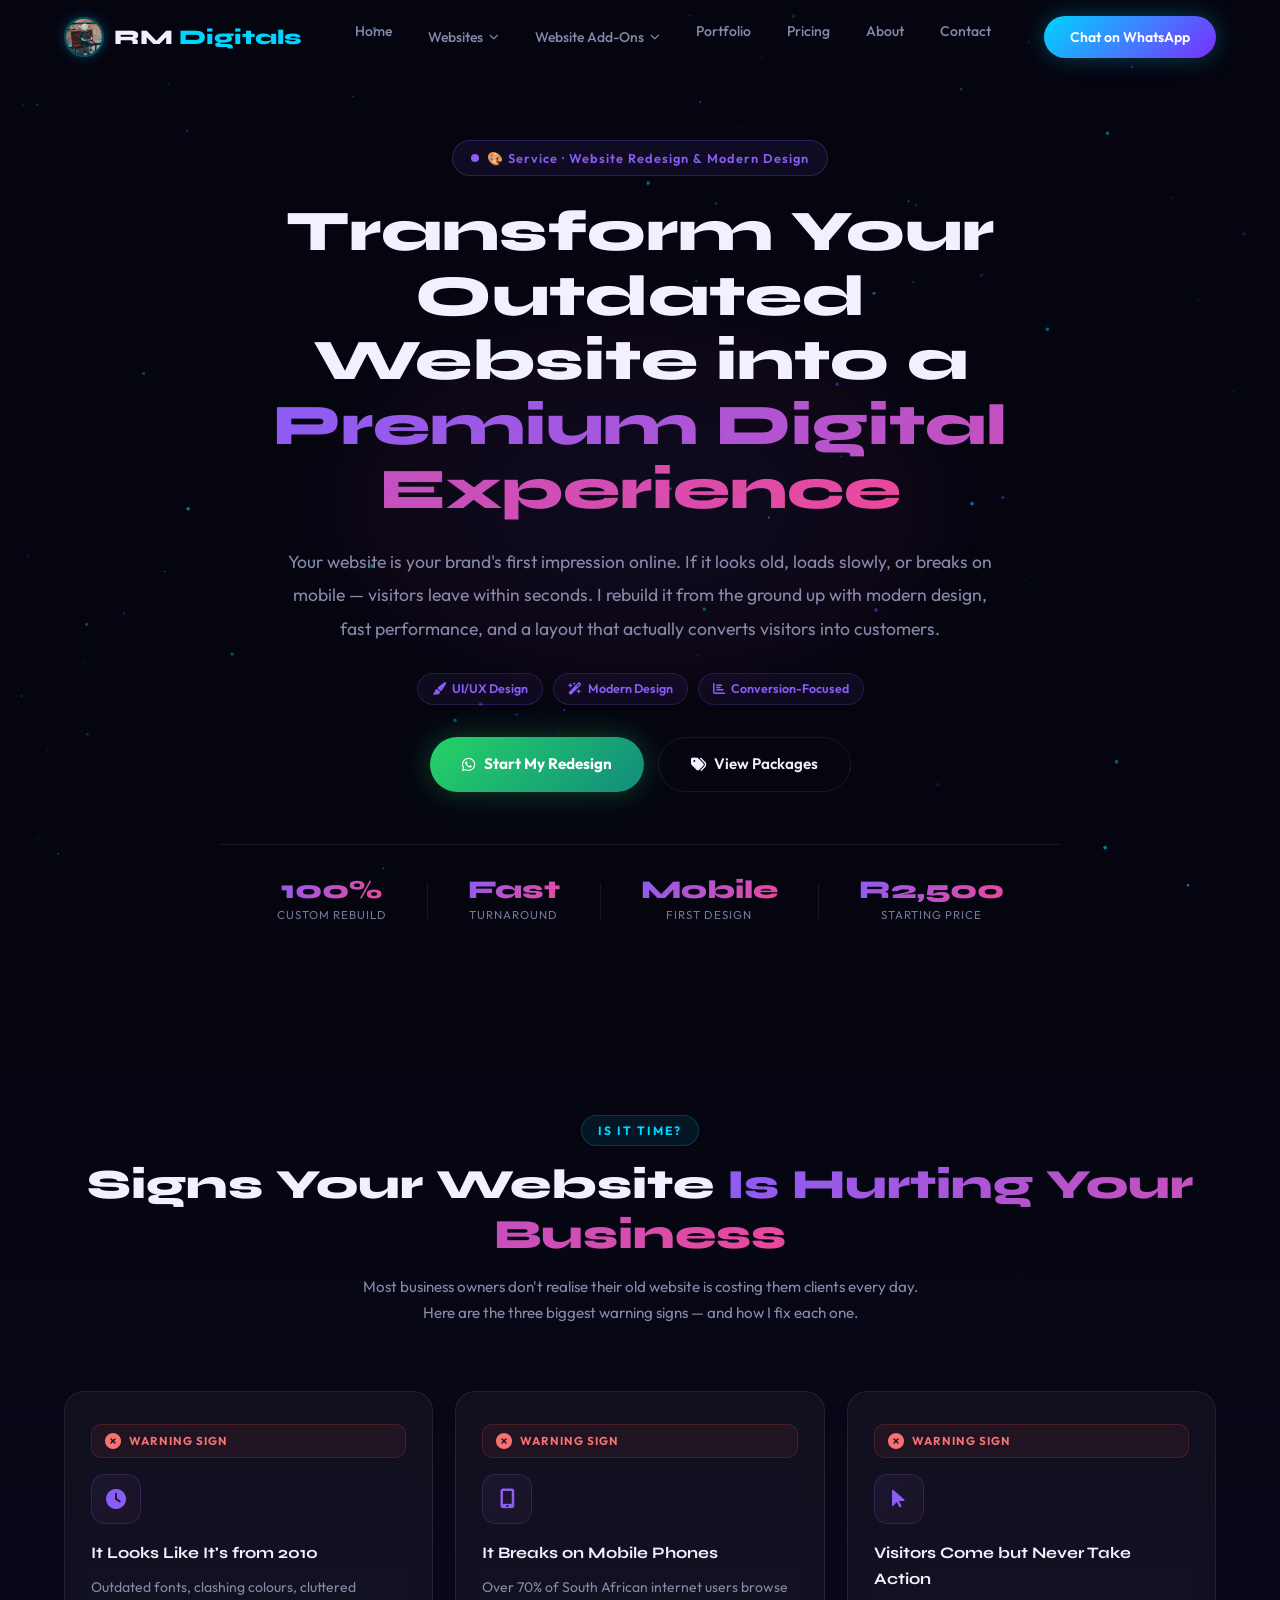
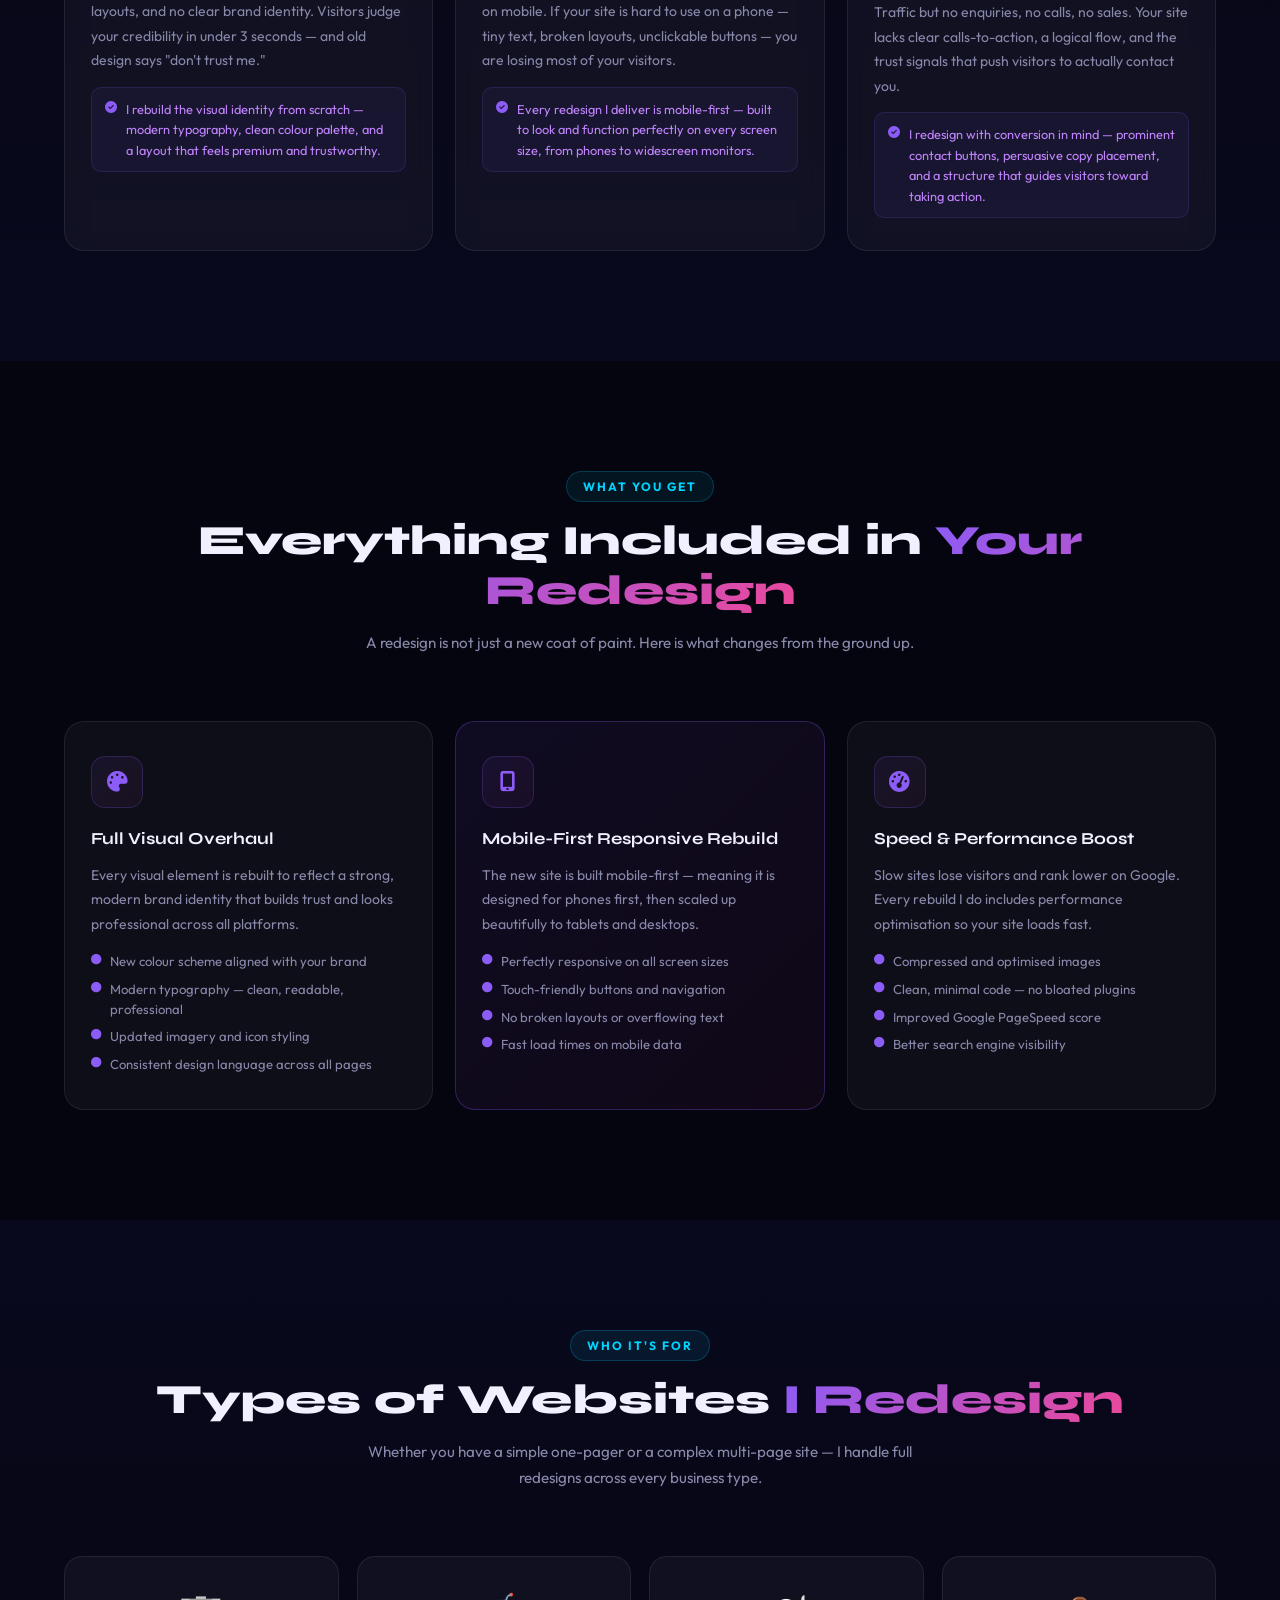
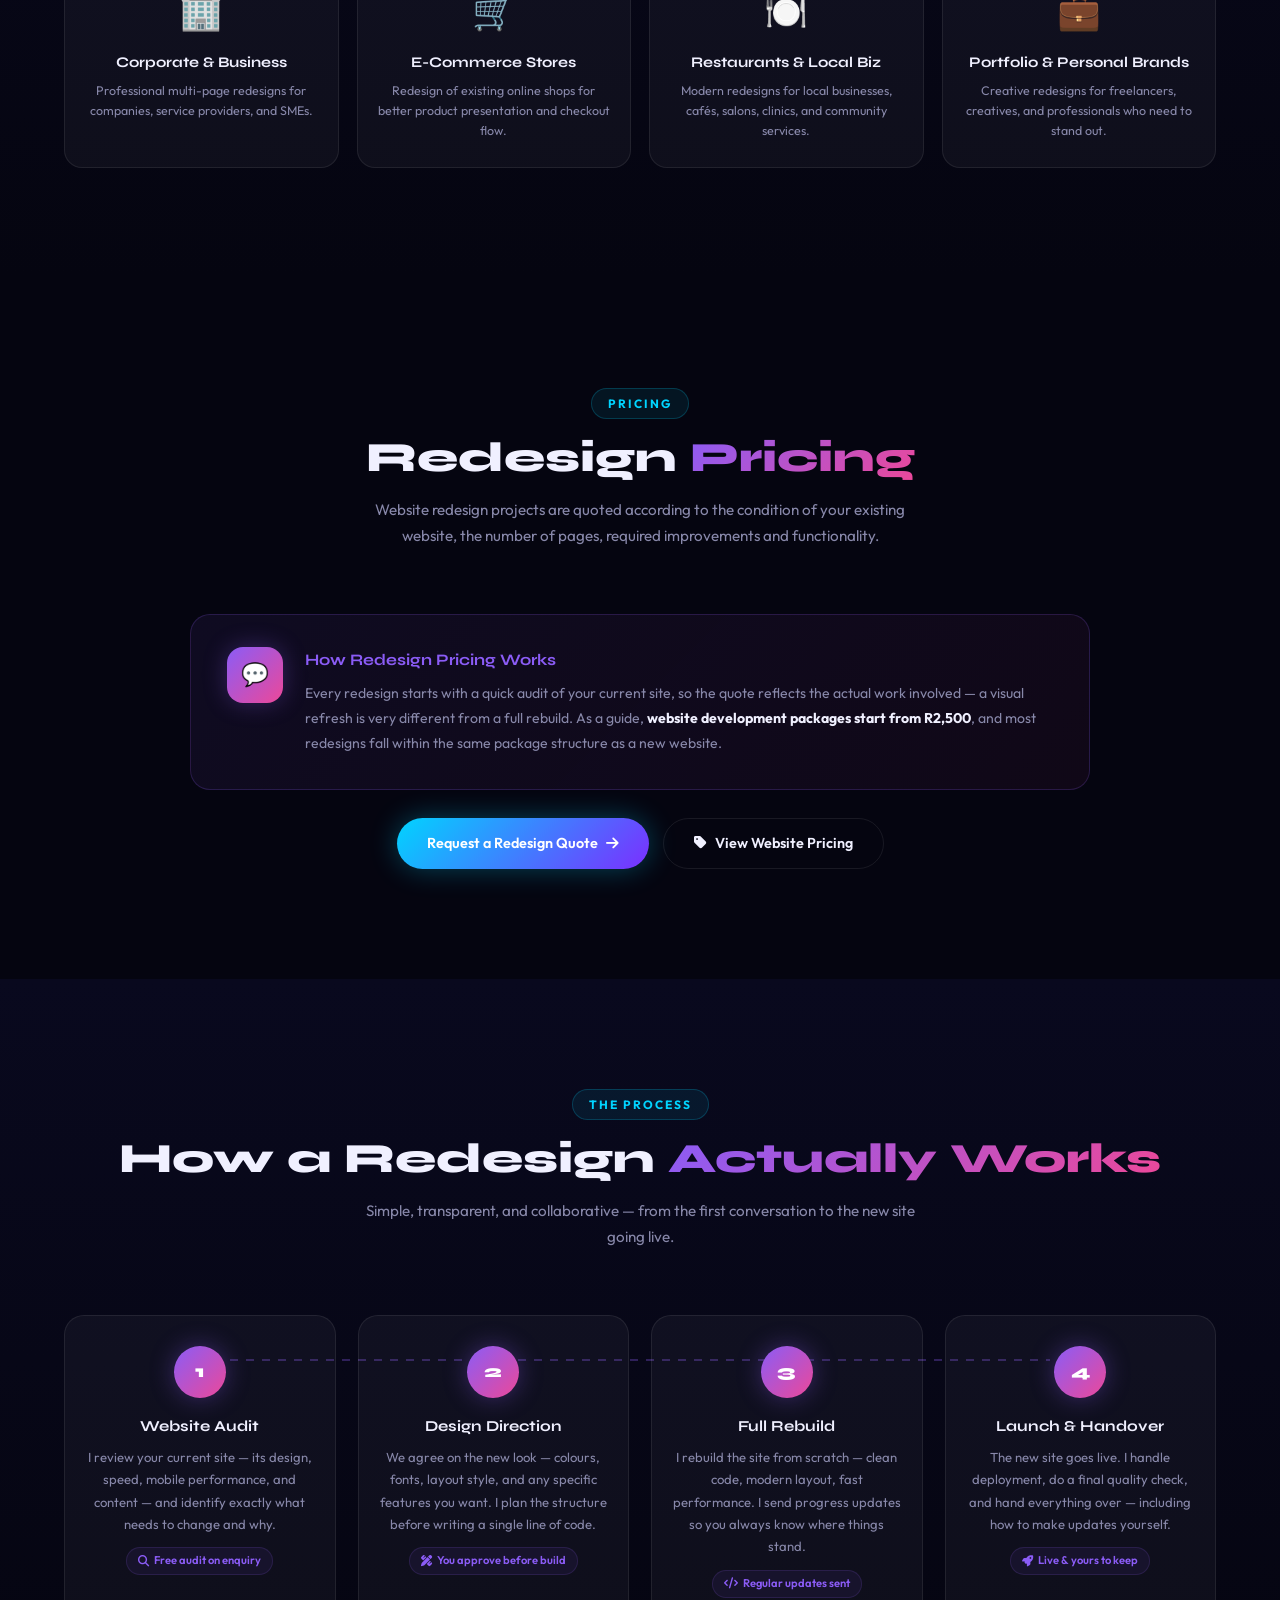
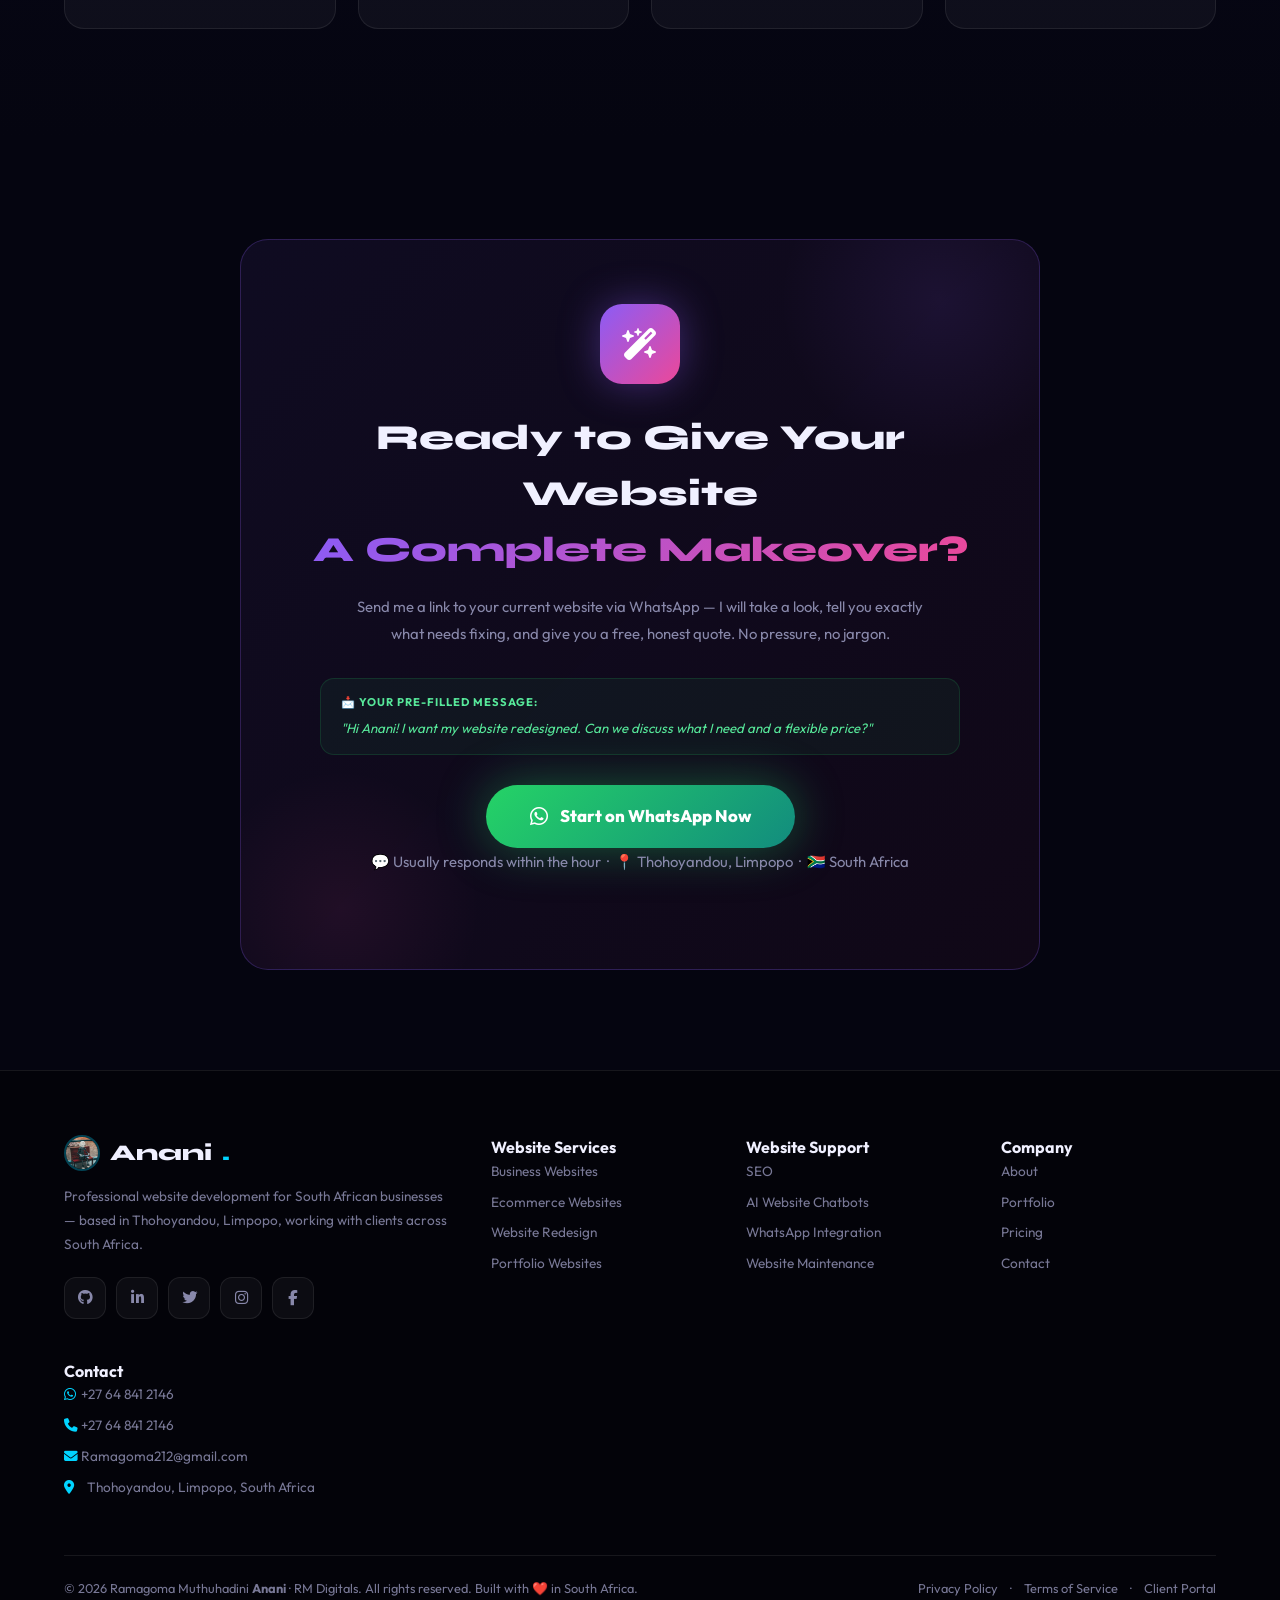
<file: website-RedesingAndDesing.html>
<!DOCTYPE html>
<html lang="en">
<head>
    <meta charset="UTF-8" />
    <meta name="viewport" content="width=device-width, initial-scale=1.0" />
    <title>Website Redesign & Design | RM Digitals — Modern Digital Transformations</title>
    <meta name="description"
          content="Transform your outdated website into a premium, modern digital experience. Professional website redesign and UI/UX design for South African businesses, starting from R2,500." />

    <link rel="icon" type="image/x-icon" href="favicon.ico" sizes="any" />
    <link rel="icon" type="image/png" sizes="32x32" href="images/favicon-32.png" />
    <link rel="icon" type="image/png" sizes="48x48" href="images/favicon-48.png" />
    <link rel="apple-touch-icon" href="apple-touch-icon.png" />

    <link rel="canonical" href="https://rmdigitals.co.za/website-RedesingAndDesing.html" />

    <!-- Open Graph -->
    <meta property="og:type" content="website" />
    <meta property="og:site_name" content="RM Digitals" />
    <meta property="og:title" content="Website Redesign &amp; Design | RM Digitals — Modern Digital Transformations" />
    <meta property="og:description" content="Transform your outdated website into a premium, modern digital experience. Professional website redesign and UI/UX design for South African businesses, starting from R2,500." />
    <meta property="og:url" content="https://rmdigitals.co.za/website-RedesingAndDesing.html" />
    <meta property="og:image" content="https://rmdigitals.co.za/images/og-image.jpg" />
    <meta property="og:image:width" content="1200" />
    <meta property="og:image:height" content="630" />
    <meta property="og:locale" content="en_ZA" />

    <!-- Twitter Card -->
    <meta name="twitter:card" content="summary_large_image" />
    <meta name="twitter:title" content="Website Redesign &amp; Design | RM Digitals — Modern Digital Transformations" />
    <meta name="twitter:description" content="Transform your outdated website into a premium, modern digital experience. Professional website redesign and UI/UX design for South African businesses, starting from R2,500." />
    <meta name="twitter:image" content="https://rmdigitals.co.za/images/og-image.jpg" />


    <link rel="preconnect" href="https://fonts.googleapis.com" />
    <link rel="preconnect" href="https://fonts.gstatic.com" crossorigin />
    <link href="https://fonts.googleapis.com/css2?family=Syne:wght@400;600;700;800&family=Outfit:wght@300;400;500;600&display=swap"
          rel="stylesheet" />
    <link rel="stylesheet"
          href="https://cdnjs.cloudflare.com/ajax/libs/font-awesome/6.5.0/css/all.min.css" />
    <link rel="stylesheet" href="style.css" />

    <style>
        /* ── Redesign page accent palette ────────────────────────────
           Purple + Magenta = creative energy, transformation, design.
        ──────────────────────────────────────────────────────────── */
        :root {
            --rd-purple:  #8b5cf6;
            --rd-pink:    #ec4899;
            --rd-light:   #c084fc;
            --rd-red:     #ef4444;
            --grad-rd:    linear-gradient(135deg, #8b5cf6, #ec4899);
            --grad-rd-soft: linear-gradient(135deg,
                             rgba(139,92,246,.08) 0%,
                             rgba(236,72,153,.05) 100%);
        }

        /* ── Page Hero ──────────────────────────────────────────────── */
        .page-hero {
            min-height: 75vh;
            display: flex;
            align-items: center;
            justify-content: center;
            text-align: center;
            padding: 140px 24px 80px;
            position: relative;
            overflow: hidden;
        }
        .page-hero-content { max-width: 840px; z-index: 1; }

        .hero-badge-rd {
            display: inline-flex;
            align-items: center;
            gap: 8px;
            padding: 7px 18px;
            background: rgba(139,92,246,.08);
            border: 1px solid rgba(139,92,246,.25);
            color: var(--rd-purple);
            font-size: .8rem;
            font-weight: 600;
            letter-spacing: 1px;
            border-radius: 100px;
            margin-bottom: 24px;
            animation: fadeUp .7s ease both;
        }

        .badge-dot-rd {
            width: 8px; height: 8px;
            background: var(--rd-purple);
            border-radius: 50%;
            animation: pulseDotRd 2s ease infinite;
            flex-shrink: 0;
        }
        @keyframes pulseDotRd {
            0%,100% { box-shadow: 0 0 0 0 rgba(139,92,246,.5); }
            50%      { box-shadow: 0 0 0 7px rgba(139,92,246,0); }
        }

        .page-hero-title {
            font-family: var(--f-display);
            font-size: clamp(2rem, 4.5vw, 3.7rem);
            font-weight: 800;
            line-height: 1.12;
            margin-bottom: 22px;
            animation: fadeUp .7s .1s ease both;
        }

        .gradient-text-rd {
            background: var(--grad-rd);
            -webkit-background-clip: text;
            -webkit-text-fill-color: transparent;
            background-clip: text;
        }

        .page-hero-subtitle {
            color: var(--text-mid);
            font-size: clamp(.9rem, 1.8vw, 1.1rem);
            line-height: 1.9;
            margin-bottom: 28px;
            max-width: 720px;
            margin-left: auto;
            margin-right: auto;
            animation: fadeUp .7s .2s ease both;
        }

        .hero-tag-pills {
            display: flex;
            gap: 10px;
            justify-content: center;
            flex-wrap: wrap;
            margin-bottom: 32px;
            animation: fadeUp .7s .25s ease both;
        }
        .hero-tag-pill {
            display: inline-flex;
            align-items: center;
            gap: 6px;
            padding: 5px 14px;
            background: rgba(139,92,246,.07);
            border: 1px solid rgba(139,92,246,.2);
            color: var(--rd-purple);
            font-size: .78rem;
            font-weight: 600;
            border-radius: 100px;
        }

        .page-hero-buttons {
            display: flex;
            gap: 14px;
            justify-content: center;
            flex-wrap: wrap;
            animation: fadeUp .7s .3s ease both;
        }

        .page-hero::before {
            content: '';
            position: absolute;
            top: 50%; left: 50%;
            transform: translate(-50%, -50%);
            width: 700px; height: 420px;
            background: radial-gradient(ellipse,
                rgba(139,92,246,.07) 0%,
                rgba(236,72,153,.04) 55%,
                transparent 70%);
            pointer-events: none;
            z-index: 0;
        }

        .btn-whatsapp-hero {
            display: inline-flex;
            align-items: center;
            gap: 9px;
            padding: 14px 32px;
            background: linear-gradient(135deg, #25D366, #128C7E);
            color: #fff;
            font-family: var(--f-body);
            font-weight: 700;
            font-size: .95rem;
            border-radius: 100px;
            text-decoration: none;
            transition: var(--t);
            box-shadow: 0 0 30px rgba(37,211,102,.3);
            white-space: nowrap;
        }
        .btn-whatsapp-hero:hover { transform: translateY(-3px); box-shadow: 0 0 50px rgba(37,211,102,.5); }

        .btn-ghost {
            display: inline-flex;
            align-items: center;
            gap: 8px;
            padding: 14px 32px;
            background: transparent;
            color: var(--text-hi);
            font-family: var(--f-body);
            font-weight: 600;
            font-size: .95rem;
            border: 1px solid var(--border);
            border-radius: 100px;
            text-decoration: none;
            transition: var(--t);
            white-space: nowrap;
        }
        .btn-ghost:hover { border-color: var(--rd-purple); color: var(--rd-purple); background: rgba(139,92,246,.05); transform: translateY(-3px); }

        /* Trust bar */
        .trust-bar { display: flex; justify-content: center; align-items: center; gap: 40px; flex-wrap: wrap; margin-top: 52px; padding-top: 32px; border-top: 1px solid var(--border); animation: fadeUp .7s .4s ease both; }
        .trust-item { display: flex; flex-direction: column; align-items: center; gap: 4px; text-align: center; }
        .trust-num { font-family: var(--f-display); font-size: 1.6rem; font-weight: 800; background: var(--grad-rd); -webkit-background-clip: text; -webkit-text-fill-color: transparent; background-clip: text; line-height: 1; }
        .trust-label { font-size: .72rem; color: var(--text-lo); text-transform: uppercase; letter-spacing: 1px; }
        .trust-divider { width: 1px; height: 36px; background: var(--border); }

        /* ── Warning / Problem Cards ─────────────────────────────────── */
        .warning-section { background: linear-gradient(180deg, var(--bg-base) 0%, var(--bg-layer) 100%); }

        .warning-grid { display: grid; grid-template-columns: repeat(3, 1fr); gap: 22px; }

        .warning-card {
            background: var(--bg-glass);
            border: 1px solid var(--border);
            border-radius: 20px;
            padding: 32px 26px;
            position: relative;
            overflow: hidden;
            transition: var(--t);
            backdrop-filter: blur(10px);
        }
        .warning-card:hover { transform: translateY(-8px); border-color: rgba(139,92,246,.3); background: var(--bg-glass-hov); }
        .warning-card:hover .card-glow { opacity: 1; }

        .warn-problem {
            display: flex;
            align-items: center;
            gap: 8px;
            padding: 7px 13px;
            background: rgba(239,68,68,.07);
            border: 1px solid rgba(239,68,68,.2);
            border-radius: 10px;
            margin-bottom: 16px;
        }
        .warn-problem span { font-size: .72rem; font-weight: 700; color: #f87171; text-transform: uppercase; letter-spacing: 1px; }

        .warn-icon { width: 50px; height: 50px; background: var(--grad-rd-soft); border: 1px solid rgba(139,92,246,.2); border-radius: 14px; display: flex; align-items: center; justify-content: center; font-size: 1.25rem; color: var(--rd-purple); margin-bottom: 16px; transition: var(--t); }
        .warning-card:hover .warn-icon { transform: scale(1.1); }

        .warning-card h3 { font-family: var(--f-display); font-size: 1rem; font-weight: 700; color: var(--text-hi); margin-bottom: 9px; }
        .warning-card > p { font-size: .875rem; color: var(--text-mid); line-height: 1.75; margin-bottom: 14px; }

        .warn-fix {
            display: flex;
            align-items: flex-start;
            gap: 9px;
            padding: 11px 13px;
            background: rgba(139,92,246,.06);
            border: 1px solid rgba(139,92,246,.15);
            border-radius: 10px;
        }
        .warn-fix i { color: var(--rd-purple); margin-top: 2px; flex-shrink: 0; font-size: .75rem; }
        .warn-fix p { font-size: .8rem; color: var(--rd-light); line-height: 1.6; margin: 0; }

        /* ── What I Deliver in a Redesign ────────────────────────────── */
        .delivers-section { background: var(--bg-base); }

        .delivers-grid { display: grid; grid-template-columns: repeat(3, 1fr); gap: 22px; }

        .deliver-card {
            background: var(--bg-glass);
            border: 1px solid var(--border);
            border-radius: 20px;
            padding: 34px 26px;
            position: relative;
            overflow: hidden;
            transition: var(--t);
        }
        .deliver-card:hover { transform: translateY(-8px); border-color: rgba(139,92,246,.3); background: var(--bg-glass-hov); }
        .deliver-card:hover .card-glow { opacity: 1; }
        .deliver-card.featured-deliver { border-color: rgba(139,92,246,.28); background: var(--grad-rd-soft); }

        .deliver-icon { width: 52px; height: 52px; background: var(--grad-rd-soft); border: 1px solid rgba(139,92,246,.22); border-radius: 14px; display: flex; align-items: center; justify-content: center; font-size: 1.3rem; color: var(--rd-purple); margin-bottom: 18px; transition: var(--t); }
        .deliver-card:hover .deliver-icon { transform: scale(1.1); }

        .deliver-card h3 { font-family: var(--f-display); font-size: 1.05rem; font-weight: 700; color: var(--text-hi); margin-bottom: 10px; }
        .deliver-card > p { font-size: .875rem; color: var(--text-mid); line-height: 1.75; margin-bottom: 16px; }

        .deliver-list { list-style: none; display: flex; flex-direction: column; gap: 8px; }
        .deliver-list li { display: flex; align-items: flex-start; gap: 9px; font-size: .82rem; color: var(--text-mid); line-height: 1.5; }
        .deliver-list li i { color: var(--rd-purple); font-size: .65rem; margin-top: 3px; flex-shrink: 0; }

        /* ── Types of Sites ──────────────────────────────────────────── */
        .types-section { background: linear-gradient(180deg, var(--bg-layer) 0%, var(--bg-base) 100%); }

        .types-grid { display: grid; grid-template-columns: repeat(4, 1fr); gap: 18px; }

        .type-card {
            background: var(--bg-glass);
            border: 1px solid var(--border);
            border-radius: 18px;
            padding: 26px 20px;
            text-align: center;
            position: relative;
            overflow: hidden;
            transition: var(--t);
        }
        .type-card:hover { transform: translateY(-6px); border-color: rgba(139,92,246,.3); background: var(--bg-glass-hov); }
        .type-card:hover .card-glow { opacity: 1; }

        .type-emoji { font-size: 2.2rem; margin-bottom: 12px; display: block; }
        .type-card h3 { font-family: var(--f-display); font-size: .92rem; font-weight: 700; color: var(--text-hi); margin-bottom: 6px; }
        .type-card p { font-size: .78rem; color: var(--text-mid); line-height: 1.6; }

        /* ── Pricing ─────────────────────────────────────────────────── */
        .pricing-section { background: var(--bg-base); }

        .packages-grid { display: grid; grid-template-columns: repeat(3, 1fr); gap: 22px; margin-bottom: 40px; }

        .package-card { background: var(--bg-glass); border: 1px solid var(--border); border-radius: 24px; padding: 36px 28px; position: relative; overflow: hidden; transition: var(--t); display: flex; flex-direction: column; }
        .package-card:hover { transform: translateY(-8px); border-color: rgba(139,92,246,.3); background: var(--bg-glass-hov); }
        .package-card.recommended { border-color: rgba(139,92,246,.35); background: var(--grad-rd-soft); box-shadow: 0 0 55px rgba(139,92,246,.1); }

        .package-badge { display: inline-block; padding: 4px 14px; background: var(--grad-rd); color: #fff; font-size: .68rem; font-weight: 800; text-transform: uppercase; letter-spacing: 1px; border-radius: 100px; margin-bottom: 18px; align-self: flex-start; }

        .package-name { font-family: var(--f-display); font-size: 1.1rem; font-weight: 800; color: var(--text-hi); margin-bottom: 6px; }
        .package-tagline { font-size: .82rem; color: var(--text-lo); margin-bottom: 22px; line-height: 1.55; }

        .package-price { margin-bottom: 24px; padding-bottom: 22px; border-bottom: 1px solid var(--border); }
        .price-from { font-size: .72rem; color: var(--text-lo); text-transform: uppercase; letter-spacing: 1px; display: block; margin-bottom: 4px; }
        .price-amount-pkg { font-family: var(--f-display); font-size: 2.4rem; font-weight: 800; background: var(--grad-rd); -webkit-background-clip: text; -webkit-text-fill-color: transparent; background-clip: text; line-height: 1; }
        .price-period { font-size: .78rem; color: var(--text-lo); margin-top: 4px; display: block; }

        .package-includes { list-style: none; display: flex; flex-direction: column; gap: 10px; flex: 1; margin-bottom: 28px; }
        .package-includes li { display: flex; align-items: flex-start; gap: 10px; font-size: .86rem; color: var(--text-mid); line-height: 1.55; }
        .package-includes li i { color: var(--rd-purple); font-size: .72rem; margin-top: 3px; flex-shrink: 0; }

        .btn-package { display: flex; align-items: center; justify-content: center; gap: 8px; padding: 12px 22px; background: transparent; border: 1px solid var(--border); color: var(--text-mid); font-family: var(--f-body); font-weight: 600; font-size: .88rem; border-radius: 100px; text-decoration: none; transition: var(--t); margin-top: auto; }
        .btn-package:hover { border-color: var(--rd-purple); color: var(--rd-purple); background: rgba(139,92,246,.06); transform: translateY(-2px); }
        .btn-package-featured { background: var(--grad-rd) !important; border-color: transparent !important; color: #fff !important; font-weight: 700; }
        .btn-package-featured:hover { transform: translateY(-3px) !important; box-shadow: 0 0 30px rgba(139,92,246,.4) !important; color: #fff !important; }

        /* Negotiation note */
        .negotiation-note { background: var(--grad-rd-soft); border: 1px solid rgba(139,92,246,.2); border-radius: 20px; padding: 32px 36px; display: flex; gap: 22px; align-items: flex-start; max-width: 900px; margin: 0 auto; }
        .note-icon-wrap { width: 56px; height: 56px; background: var(--grad-rd); border-radius: 16px; display: flex; align-items: center; justify-content: center; font-size: 1.4rem; flex-shrink: 0; box-shadow: 0 0 24px rgba(139,92,246,.3); }
        .negotiation-note h3 { font-family: var(--f-display); font-size: 1rem; font-weight: 700; color: var(--rd-purple); margin-bottom: 8px; }
        .negotiation-note p { font-size: .88rem; color: var(--text-mid); line-height: 1.8; }
        .negotiation-note strong { color: var(--text-hi); }

        /* ── Process ─────────────────────────────────────────────────── */
        .process-section { background: linear-gradient(180deg, var(--bg-layer) 0%, var(--bg-base) 100%); }

        .steps-grid { display: grid; grid-template-columns: repeat(4, 1fr); gap: 22px; position: relative; }
        .steps-grid::before { content: ''; position: absolute; top: 44px; left: calc(12.5% + 22px); right: calc(12.5% + 22px); height: 2px; background: repeating-linear-gradient(90deg, rgba(139,92,246,.3) 0px, rgba(139,92,246,.3) 8px, transparent 8px, transparent 16px); z-index: 0; pointer-events: none; }

        .step-card { background: var(--bg-glass); border: 1px solid var(--border); border-radius: 20px; padding: 30px 20px; text-align: center; position: relative; z-index: 1; transition: var(--t); }
        .step-card:hover { transform: translateY(-6px); border-color: rgba(139,92,246,.3); background: var(--bg-glass-hov); }

        .step-number { width: 52px; height: 52px; background: var(--grad-rd); border-radius: 50%; display: flex; align-items: center; justify-content: center; font-family: var(--f-display); font-size: 1.1rem; font-weight: 800; color: #fff; margin: 0 auto 16px; box-shadow: 0 0 24px rgba(139,92,246,.35); }

        .step-card h3 { font-family: var(--f-display); font-size: .95rem; font-weight: 700; color: var(--text-hi); margin-bottom: 8px; }
        .step-card p { font-size: .82rem; color: var(--text-mid); line-height: 1.7; }
        .step-detail-tag { display: inline-flex; align-items: center; gap: 5px; margin-top: 12px; padding: 4px 11px; background: rgba(139,92,246,.07); border: 1px solid rgba(139,92,246,.15); border-radius: 100px; font-size: .7rem; color: var(--rd-purple); font-weight: 600; }

        /* ── Final CTA ──────────────────────────────────────────────── */
        .final-cta-section { background: var(--bg-base); padding: 100px 0; }

        .final-cta-wrap { max-width: 800px; margin: 0 auto; text-align: center; background: var(--grad-rd-soft); border: 1px solid rgba(139,92,246,.25); border-radius: 28px; padding: 64px 48px; position: relative; overflow: hidden; }
        .final-cta-wrap::before { content: ''; position: absolute; width: 320px; height: 320px; background: radial-gradient(circle, rgba(139,92,246,.1) 0%, transparent 70%); top: -100px; right: -60px; border-radius: 50%; pointer-events: none; }
        .final-cta-wrap::after  { content: ''; position: absolute; width: 280px; height: 280px; background: radial-gradient(circle, rgba(236,72,153,.08) 0%, transparent 70%); bottom: -80px; left: -40px; border-radius: 50%; pointer-events: none; }

        .cta-rd-icon { width: 80px; height: 80px; background: var(--grad-rd); border-radius: 22px; display: flex; align-items: center; justify-content: center; font-size: 2rem; color: #fff; margin: 0 auto 26px; box-shadow: 0 0 40px rgba(139,92,246,.4); position: relative; z-index: 1; animation: floatRdIcon 3s ease-in-out infinite; }
        @keyframes floatRdIcon { 0%,100%{transform:translateY(0)} 50%{transform:translateY(-8px)} }

        .final-cta-wrap h2 { font-family: var(--f-display); font-size: clamp(1.5rem, 3vw, 2.2rem); font-weight: 800; margin-bottom: 14px; position: relative; z-index: 1; }
        .final-cta-wrap > p { color: var(--text-mid); font-size: .93rem; line-height: 1.85; max-width: 580px; margin: 0 auto 30px; position: relative; z-index: 1; }

        .wa-message-preview { background: rgba(37,211,102,.06); border: 1px solid rgba(37,211,102,.15); border-radius: 14px; padding: 14px 20px; margin: 0 auto 30px; max-width: 640px; font-size: .83rem; color: #57e89a; text-align: left; position: relative; z-index: 1; font-style: italic; line-height: 1.65; }
        .wa-message-preview::before { content: '📩  Your pre-filled message:'; font-style: normal; font-weight: 700; color: #57e89a; display: block; font-size: .7rem; margin-bottom: 7px; text-transform: uppercase; letter-spacing: 1px; }

        .btn-wa-large { display: inline-flex; align-items: center; gap: 12px; padding: 18px 44px; background: linear-gradient(135deg, #25D366, #128C7E); color: #fff; font-family: var(--f-body); font-weight: 800; font-size: 1.05rem; border-radius: 100px; text-decoration: none; position: relative; z-index: 1; box-shadow: 0 0 50px rgba(37,211,102,.4); transition: var(--t); white-space: nowrap; }
        .btn-wa-large i { font-size: 1.3rem; }
        .btn-wa-large:hover { transform: translateY(-4px) scale(1.03); box-shadow: 0 0 70px rgba(37,211,102,.6); }

        .cta-footnote { font-size: .75rem; color: var(--text-lo); margin-top: 16px; position: relative; z-index: 1; }
        .facebook-icon:hover { background: #1877f2 !important; box-shadow: 0 0 18px rgba(24,119,242,.4) !important; }

        /* ── Responsive ─────────────────────────────────────────────── */
        @media (max-width: 1024px) {
            .warning-grid  { grid-template-columns: repeat(2, 1fr); }
            .delivers-grid { grid-template-columns: repeat(2, 1fr); }
            .types-grid    { grid-template-columns: repeat(2, 1fr); }
            .packages-grid { grid-template-columns: repeat(2, 1fr); }
            .steps-grid    { grid-template-columns: repeat(2, 1fr); }
            .steps-grid::before { display: none; }
        }
        @media (max-width: 768px) {
            .page-hero { padding: 120px 22px 60px; }
            .warning-grid  { grid-template-columns: 1fr; }
            .delivers-grid { grid-template-columns: 1fr; }
            .types-grid    { grid-template-columns: repeat(2, 1fr); }
            .packages-grid { grid-template-columns: 1fr; }
            .steps-grid    { grid-template-columns: 1fr; }
            .negotiation-note { flex-direction: column; gap: 14px; }
            .final-cta-wrap   { padding: 40px 22px; }
            .trust-bar { gap: 22px; }
            .trust-divider { display: none; }
            section { padding: 70px 0; }
        }
        @media (max-width: 480px) {
            .page-hero-title { font-size: 1.9rem; }
            .types-grid      { grid-template-columns: 1fr; }
        }
    </style>

    <script type="application/ld+json">
{
    "@context": "https://schema.org",
    "@graph": [
        {
            "@type": "Service",
            "serviceType": "Website Redesign",
            "name": "Website Redesign & Design",
            "description": "Transform your outdated website into a premium, modern digital experience. Professional website redesign and UI/UX design for South African businesses, starting from R2,500.",
            "url": "https://rmdigitals.co.za/website-RedesingAndDesing.html",
            "provider": {
                "@id": "https://rmdigitals.co.za/#organization"
            },
            "areaServed": {
                "@type": "Country",
                "name": "South Africa"
            }
        },
        {
            "@type": "BreadcrumbList",
            "itemListElement": [
                {
                    "@type": "ListItem",
                    "position": 1,
                    "name": "Home",
                    "item": "https://rmdigitals.co.za/"
                },
                {
                    "@type": "ListItem",
                    "position": 2,
                    "name": "Websites",
                    "item": "https://rmdigitals.co.za/#services-websites"
                },
                {
                    "@type": "ListItem",
                    "position": 3,
                    "name": "Website Redesign & Design",
                    "item": "https://rmdigitals.co.za/website-RedesingAndDesing.html"
                }
            ]
        }
    ]
}
    </script>
</head>
<body>

    <!-- LOADING SCREEN -->
    <div id="loader">
        <div class="loader-inner">
            <div class="loader-avatar-wrap">
                <div class="loader-ring"></div>
                <img src="images/mylog.webp" alt="Anani RM" class="loader-logo-img" width="52" height="52" />
            </div>
            <div class="loader-logo">
                <span>Loading<span class="loader-dots">...</span></span>
            </div>
        </div>
    </div>

    <!-- NAVIGATION -->
    <nav id="navbar">
        <div class="nav-container">

            <a href="index.html" class="nav-logo">
                <img src="images/mylog.webp" alt="RM Digitals — Anani Ramagoma, web developer in Thohoyandou, Limpopo" class="nav-logo-img" width="40" height="40" />
                <span class="nav-logo-text">RM<span class="accent"> Digitals</span></span>
            </a>

            <ul class="nav-links">
                <li><a href="index.html#home">Home</a></li>
                <li class="has-dropdown">
                    <a href="index.html#services-websites" class="dropdown-toggle" aria-haspopup="true" aria-expanded="false">Websites <i class="fas fa-chevron-down chevron"></i></a>
                    <ul class="dropdown-menu">
                        <li><a href="business-websites.html">Business Websites</a></li>
                        <li><a href="ecommerce-websites.html">Ecommerce Websites</a></li>
                        <li><a href="website-RedesingAndDesing.html" class="active-link">Website Redesign</a></li>
                        <li><a href="PortfolioWebsite.html">Portfolio Websites</a></li>
                    </ul>
                </li>
                <li class="has-dropdown">
                    <a href="index.html#enhance-website" class="dropdown-toggle" aria-haspopup="true" aria-expanded="false">Website Add-Ons <i class="fas fa-chevron-down chevron"></i></a>
                    <ul class="dropdown-menu">
                        <li><a href="SEO-Optimization.html">SEO</a></li>
                        <li><a href="chatbots.html">AI Website Chatbots</a></li>
                        <li><a href="WhatsAppIntegration.html">WhatsApp Integration</a></li>
                        <li><a href="pricing.html#maintenance">Website Maintenance</a></li>
                    </ul>
                </li>
                <li><a href="index.html#portfolio">Portfolio</a></li>
                <li><a href="pricing.html">Pricing</a></li>
                <li><a href="index.html#about">About</a></li>
                <li><a href="index.html#contact">Contact</a></li>
            </ul>

            <div class="nav-right">
                <a href="https://wa.me/27648412146?text=Hi%20Anani%2C%20I%27m%20interested%20in%20your%20website%20development%2C%20SEO%20or%20AI%20services%21"
                   target="_blank" rel="noopener noreferrer" class="nav-cta">Chat on WhatsApp</a>
                <button class="hamburger" id="hamburger" aria-label="Open menu" aria-expanded="false" aria-controls="mobileMenu">
                    <span></span>
                    <span></span>
                    <span></span>
                </button>
            </div>
        </div>
    </nav>

    <div class="mobile-menu" id="mobileMenu">
        <button class="mobile-close" id="mobileClose" aria-label="Close menu">
            <i class="fas fa-times"></i>
        </button>
        <ul>
            <li><a href="index.html#home" class="mobile-link">Home</a></li>

            <li class="mobile-group">
                <span class="mobile-group-label">Websites</span>
                <ul class="mobile-sublist">
                    <li><a href="business-websites.html" class="mobile-link">Business Websites</a></li>
                    <li><a href="ecommerce-websites.html" class="mobile-link">Ecommerce Websites</a></li>
                    <li><a href="website-RedesingAndDesing.html" class="mobile-link">Website Redesign</a></li>
                    <li><a href="PortfolioWebsite.html" class="mobile-link">Portfolio Websites</a></li>
                </ul>
            </li>

            <li class="mobile-group">
                <span class="mobile-group-label">Website Add-Ons</span>
                <ul class="mobile-sublist">
                    <li><a href="SEO-Optimization.html" class="mobile-link">SEO</a></li>
                    <li><a href="chatbots.html" class="mobile-link">AI Website Chatbots</a></li>
                    <li><a href="WhatsAppIntegration.html" class="mobile-link">WhatsApp Integration</a></li>
                    <li><a href="pricing.html#maintenance" class="mobile-link">Website Maintenance</a></li>
                </ul>
            </li>

            <li><a href="index.html#portfolio" class="mobile-link">Portfolio</a></li>
            <li><a href="pricing.html" class="mobile-link">Pricing</a></li>
            <li><a href="index.html#about" class="mobile-link">About</a></li>
            <li><a href="index.html#contact" class="mobile-link">Contact</a></li>
        </ul>
        <a href="https://wa.me/27648412146" target="_blank" class="mobile-whatsapp">
            <i class="fab fa-whatsapp"></i> Chat on WhatsApp
        </a>
    </div>
    <div class="menu-overlay" id="menuOverlay"></div>
    <canvas id="particleCanvas"></canvas>


    <!-- ============================================================ HERO -->
    <section class="page-hero">
        <div class="page-hero-content">
            <div class="hero-badge-rd">
                <span class="badge-dot-rd"></span>
                🎨 Service · Website Redesign &amp; Modern Design
            </div>
            <h1 class="page-hero-title">
                Transform Your Outdated Website into a<br>
                <span class="gradient-text-rd">Premium Digital Experience</span>
            </h1>
            <p class="page-hero-subtitle">
                Your website is your brand's first impression online. If it looks old,
                loads slowly, or breaks on mobile — visitors leave within seconds.
                I rebuild it from the ground up with modern design, fast performance,
                and a layout that actually converts visitors into customers.
            </p>
            <div class="hero-tag-pills">
                <span class="hero-tag-pill"><i class="fas fa-paint-brush"></i> UI/UX Design</span>
                <span class="hero-tag-pill"><i class="fas fa-wand-magic-sparkles"></i> Modern Design</span>
                <span class="hero-tag-pill"><i class="fas fa-chart-bar"></i> Conversion-Focused</span>
            </div>
            <div class="page-hero-buttons">
                <a href="https://wa.me/27648412146?text=Hi%20Anani!%20I%20want%20my%20website%20redesigned.%20Can%20we%20discuss%20what%20I%20need%20and%20a%20flexible%20price%3F"
                   target="_blank" class="btn-whatsapp-hero">
                    <i class="fab fa-whatsapp"></i> Start My Redesign
                </a>
                <a href="#packages" class="btn-ghost">
                    <i class="fas fa-tags"></i> View Packages
                </a>
            </div>
            <div class="trust-bar">
                <div class="trust-item"><span class="trust-num">100%</span><span class="trust-label">Custom Rebuild</span></div>
                <div class="trust-divider"></div>
                <div class="trust-item"><span class="trust-num">Fast</span><span class="trust-label">Turnaround</span></div>
                <div class="trust-divider"></div>
                <div class="trust-item"><span class="trust-num">Mobile</span><span class="trust-label">First Design</span></div>
                <div class="trust-divider"></div>
                <div class="trust-item"><span class="trust-num">R2,500</span><span class="trust-label">Starting Price</span></div>
            </div>
        </div>
    </section>


    <!-- ============================================================
         SECTION 1: SIGNS YOUR SITE NEEDS A REDESIGN
    ============================================================ -->
    <section class="warning-section">
        <div class="container">
            <div class="section-header reveal">
                <span class="section-tag">Is It Time?</span>
                <h2 class="section-title">Signs Your Website <span class="gradient-text-rd">Is Hurting Your Business</span></h2>
                <p class="section-subtitle">
                    Most business owners don't realise their old website is costing them clients every day.
                    Here are the three biggest warning signs — and how I fix each one.
                </p>
            </div>
            <div class="warning-grid">

                <div class="warning-card reveal-card">
                    <div class="card-glow"></div>
                    <div class="warn-problem"><i class="fas fa-times-circle" style="color:#f87171;"></i><span>Warning Sign</span></div>
                    <div class="warn-icon"><i class="fas fa-clock"></i></div>
                    <h3>It Looks Like It's from 2010</h3>
                    <p>Outdated fonts, clashing colours, cluttered layouts, and no clear brand identity. Visitors judge your credibility in under 3 seconds — and old design says "don't trust me."</p>
                    <div class="warn-fix">
                        <i class="fas fa-check-circle"></i>
                        <p>I rebuild the visual identity from scratch — modern typography, clean colour palette, and a layout that feels premium and trustworthy.</p>
                    </div>
                </div>

                <div class="warning-card reveal-card">
                    <div class="card-glow"></div>
                    <div class="warn-problem"><i class="fas fa-times-circle" style="color:#f87171;"></i><span>Warning Sign</span></div>
                    <div class="warn-icon"><i class="fas fa-mobile-alt"></i></div>
                    <h3>It Breaks on Mobile Phones</h3>
                    <p>Over 70% of South African internet users browse on mobile. If your site is hard to use on a phone — tiny text, broken layouts, unclickable buttons — you are losing most of your visitors.</p>
                    <div class="warn-fix">
                        <i class="fas fa-check-circle"></i>
                        <p>Every redesign I deliver is mobile-first — built to look and function perfectly on every screen size, from phones to widescreen monitors.</p>
                    </div>
                </div>

                <div class="warning-card reveal-card">
                    <div class="card-glow"></div>
                    <div class="warn-problem"><i class="fas fa-times-circle" style="color:#f87171;"></i><span>Warning Sign</span></div>
                    <div class="warn-icon"><i class="fas fa-mouse-pointer"></i></div>
                    <h3>Visitors Come but Never Take Action</h3>
                    <p>Traffic but no enquiries, no calls, no sales. Your site lacks clear calls-to-action, a logical flow, and the trust signals that push visitors to actually contact you.</p>
                    <div class="warn-fix">
                        <i class="fas fa-check-circle"></i>
                        <p>I redesign with conversion in mind — prominent contact buttons, persuasive copy placement, and a structure that guides visitors toward taking action.</p>
                    </div>
                </div>

            </div>
        </div>
    </section>


    <!-- ============================================================
         SECTION 2: WHAT I DELIVER IN A REDESIGN
    ============================================================ -->
    <section class="delivers-section">
        <div class="container">
            <div class="section-header reveal">
                <span class="section-tag">What You Get</span>
                <h2 class="section-title">Everything Included in <span class="gradient-text-rd">Your Redesign</span></h2>
                <p class="section-subtitle">A redesign is not just a new coat of paint. Here is what changes from the ground up.</p>
            </div>
            <div class="delivers-grid">

                <div class="deliver-card reveal-card">
                    <div class="card-glow"></div>
                    <div class="deliver-icon"><i class="fas fa-palette"></i></div>
                    <h3>Full Visual Overhaul</h3>
                    <p>Every visual element is rebuilt to reflect a strong, modern brand identity that builds trust and looks professional across all platforms.</p>
                    <ul class="deliver-list">
                        <li><i class="fas fa-circle"></i> New colour scheme aligned with your brand</li>
                        <li><i class="fas fa-circle"></i> Modern typography — clean, readable, professional</li>
                        <li><i class="fas fa-circle"></i> Updated imagery and icon styling</li>
                        <li><i class="fas fa-circle"></i> Consistent design language across all pages</li>
                    </ul>
                </div>

                <div class="deliver-card featured-deliver reveal-card">
                    <div class="card-glow"></div>
                    <div class="deliver-icon"><i class="fas fa-mobile-alt"></i></div>
                    <h3>Mobile-First Responsive Rebuild</h3>
                    <p>The new site is built mobile-first — meaning it is designed for phones first, then scaled up beautifully to tablets and desktops.</p>
                    <ul class="deliver-list">
                        <li><i class="fas fa-circle"></i> Perfectly responsive on all screen sizes</li>
                        <li><i class="fas fa-circle"></i> Touch-friendly buttons and navigation</li>
                        <li><i class="fas fa-circle"></i> No broken layouts or overflowing text</li>
                        <li><i class="fas fa-circle"></i> Fast load times on mobile data</li>
                    </ul>
                </div>

                <div class="deliver-card reveal-card">
                    <div class="card-glow"></div>
                    <div class="deliver-icon"><i class="fas fa-tachometer-alt"></i></div>
                    <h3>Speed &amp; Performance Boost</h3>
                    <p>Slow sites lose visitors and rank lower on Google. Every rebuild I do includes performance optimisation so your site loads fast.</p>
                    <ul class="deliver-list">
                        <li><i class="fas fa-circle"></i> Compressed and optimised images</li>
                        <li><i class="fas fa-circle"></i> Clean, minimal code — no bloated plugins</li>
                        <li><i class="fas fa-circle"></i> Improved Google PageSpeed score</li>
                        <li><i class="fas fa-circle"></i> Better search engine visibility</li>
                    </ul>
                </div>

            </div>
        </div>
    </section>


    <!-- ============================================================
         SECTION 3: TYPES OF SITES I REDESIGN
    ============================================================ -->
    <section class="types-section">
        <div class="container">
            <div class="section-header reveal">
                <span class="section-tag">Who It's For</span>
                <h2 class="section-title">Types of Websites <span class="gradient-text-rd">I Redesign</span></h2>
                <p class="section-subtitle">Whether you have a simple one-pager or a complex multi-page site — I handle full redesigns across every business type.</p>
            </div>
            <div class="types-grid">
                <div class="type-card reveal-card"><div class="card-glow"></div><span class="type-emoji">🏢</span><h3>Corporate &amp; Business</h3><p>Professional multi-page redesigns for companies, service providers, and SMEs.</p></div>
                <div class="type-card reveal-card"><div class="card-glow"></div><span class="type-emoji">🛒</span><h3>E-Commerce Stores</h3><p>Redesign of existing online shops for better product presentation and checkout flow.</p></div>
                <div class="type-card reveal-card"><div class="card-glow"></div><span class="type-emoji">🍽️</span><h3>Restaurants &amp; Local Biz</h3><p>Modern redesigns for local businesses, cafés, salons, clinics, and community services.</p></div>
                <div class="type-card reveal-card"><div class="card-glow"></div><span class="type-emoji">💼</span><h3>Portfolio &amp; Personal Brands</h3><p>Creative redesigns for freelancers, creatives, and professionals who need to stand out.</p></div>
            </div>
        </div>
    </section>


    <!-- ============================================================
         SECTION 4: PRICING
    ============================================================ -->
    <section class="pricing-section" id="packages">
        <div class="container">
            <div class="section-header reveal">
                <span class="section-tag">Pricing</span>
                <h2 class="section-title">Redesign <span class="gradient-text-rd">Pricing</span></h2>
                <p class="section-subtitle">Website redesign projects are quoted according to the condition of your existing website, the number of pages, required improvements and functionality.</p>
            </div>

            <div class="negotiation-note reveal">
                <div class="note-icon-wrap">💬</div>
                <div>
                    <h3>How Redesign Pricing Works</h3>
                    <p>
                        Every redesign starts with a quick audit of your current site, so the quote reflects the
                        actual work involved — a visual refresh is very different from a full rebuild.
                        As a guide, <strong>website development packages start from R2,500</strong>, and most
                        redesigns fall within the same package structure as a new website.
                    </p>
                </div>
            </div>

            <div style="text-align:center; margin-top:28px; display:flex; gap:14px; justify-content:center; flex-wrap:wrap;">
                <a href="https://wa.me/27648412146?text=Hi%20Anani%2C%20I%27d%20like%20a%20quote%20to%20redesign%20my%20website."
                   target="_blank" rel="noopener noreferrer" class="btn-primary">
                    <span>Request a Redesign Quote</span>
                    <i class="fas fa-arrow-right"></i>
                </a>
                <a href="pricing.html#websites" class="btn-secondary">
                    <i class="fas fa-tag"></i>
                    <span>View Website Pricing</span>
                </a>
            </div>
        </div>
    </section>


    <!-- ============================================================
         SECTION 5: MY REDESIGN PROCESS
    ============================================================ -->
    <section class="process-section">
        <div class="container">
            <div class="section-header reveal">
                <span class="section-tag">The Process</span>
                <h2 class="section-title">How a Redesign <span class="gradient-text-rd">Actually Works</span></h2>
                <p class="section-subtitle">Simple, transparent, and collaborative — from the first conversation to the new site going live.</p>
            </div>
            <div class="steps-grid">
                <div class="step-card reveal-card">
                    <div class="step-number">1</div>
                    <h3>Website Audit</h3>
                    <p>I review your current site — its design, speed, mobile performance, and content — and identify exactly what needs to change and why.</p>
                    <div class="step-detail-tag"><i class="fas fa-search"></i> Free audit on enquiry</div>
                </div>
                <div class="step-card reveal-card">
                    <div class="step-number">2</div>
                    <h3>Design Direction</h3>
                    <p>We agree on the new look — colours, fonts, layout style, and any specific features you want. I plan the structure before writing a single line of code.</p>
                    <div class="step-detail-tag"><i class="fas fa-pencil-ruler"></i> You approve before build</div>
                </div>
                <div class="step-card reveal-card">
                    <div class="step-number">3</div>
                    <h3>Full Rebuild</h3>
                    <p>I rebuild the site from scratch — clean code, modern layout, fast performance. I send progress updates so you always know where things stand.</p>
                    <div class="step-detail-tag"><i class="fas fa-code"></i> Regular updates sent</div>
                </div>
                <div class="step-card reveal-card">
                    <div class="step-number">4</div>
                    <h3>Launch &amp; Handover</h3>
                    <p>The new site goes live. I handle deployment, do a final quality check, and hand everything over — including how to make updates yourself.</p>
                    <div class="step-detail-tag"><i class="fas fa-rocket"></i> Live &amp; yours to keep</div>
                </div>
            </div>
        </div>
    </section>


    <!-- ============================================================ FINAL CTA -->
    <section class="final-cta-section">
        <div class="container">
            <div class="final-cta-wrap reveal">
                <div class="cta-rd-icon"><i class="fas fa-wand-magic-sparkles"></i></div>
                <h2>Ready to Give Your Website<br><span class="gradient-text-rd">A Complete Makeover?</span></h2>
                <p>Send me a link to your current website via WhatsApp — I will take a look, tell you exactly what needs fixing, and give you a free, honest quote. No pressure, no jargon.</p>
                <div class="wa-message-preview">"Hi Anani! I want my website redesigned. Can we discuss what I need and a flexible price?"</div>
                <a href="https://wa.me/27648412146?text=Hi%20Anani!%20I%20want%20my%20website%20redesigned.%20Can%20we%20discuss%20what%20I%20need%20and%20a%20flexible%20price%3F" target="_blank" class="btn-wa-large">
                    <i class="fab fa-whatsapp"></i><span>Start on WhatsApp Now</span>
                </a>
                <p class="cta-footnote">💬 Usually responds within the hour &nbsp;·&nbsp; 📍 Thohoyandou, Limpopo &nbsp;·&nbsp; 🇿🇦 South Africa</p>
            </div>
        </div>
    </section>


    <!-- FOOTER -->
    <footer class="footer">
        <div class="container">

            <div class="footer-grid">

                <!-- Brand column -->
                <div class="footer-brand">
                    <div class="footer-logo">
                        <img src="images/mylog.webp" alt="RM Digitals logo" class="footer-logo-img" width="36" height="36" loading="lazy" />
                        Anani<span class="accent">.</span>
                    </div>
                    <p>Professional website development for South African businesses — based in Thohoyandou, Limpopo, working with clients across South Africa.</p>
                    <div class="social-row">
                        <a href="https://github.com/ramagoma-glitch"
                           target="_blank" class="s-icon" aria-label="GitHub">
                            <i class="fab fa-github"></i>
                        </a>
                        <a href="https://www.linkedin.com/in/anani-ramagoma"
                           target="_blank" class="s-icon" aria-label="LinkedIn">
                            <i class="fab fa-linkedin-in"></i>
                        </a>
                        <a href="https://twitter.com/AnaniRamagoma"
                           target="_blank" class="s-icon" aria-label="Twitter/X">
                            <i class="fab fa-twitter"></i>
                        </a>
                        <a href="https://www.instagram.com/anani.rm"
                           target="_blank" class="s-icon" aria-label="Instagram">
                            <i class="fab fa-instagram"></i>
                        </a>
                        <a href="https://www.facebook.com/AnaniRM"
                           target="_blank" class="s-icon facebook-icon" aria-label="Facebook">
                            <i class="fab fa-facebook-f"></i>
                        </a>
                    </div>
                </div>

                <!-- Website Services -->
                <div class="footer-col">
                    <h4>Website Services</h4>
                    <ul>
                        <li><a href="business-websites.html">Business Websites</a></li>
                        <li><a href="ecommerce-websites.html">Ecommerce Websites</a></li>
                        <li><a href="website-RedesingAndDesing.html">Website Redesign</a></li>
                        <li><a href="PortfolioWebsite.html">Portfolio Websites</a></li>
                    </ul>
                </div>

                <!-- Website Support -->
                <div class="footer-col">
                    <h4>Website Support</h4>
                    <ul>
                        <li><a href="SEO-Optimization.html">SEO</a></li>
                        <li><a href="chatbots.html">AI Website Chatbots</a></li>
                        <li><a href="WhatsAppIntegration.html">WhatsApp Integration</a></li>
                        <li><a href="pricing.html#maintenance">Website Maintenance</a></li>
                    </ul>
                </div>

                <!-- Company -->
                <div class="footer-col">
                    <h4>Company</h4>
                    <ul>
                        <li><a href="index.html#about">About</a></li>
                        <li><a href="index.html#portfolio">Portfolio</a></li>
                        <li><a href="pricing.html">Pricing</a></li>
                        <li><a href="index.html#contact">Contact</a></li>
                    </ul>
                </div>

                <!-- Contact -->
                <div class="footer-col">
                    <h4>Contact</h4>
                    <p><a href="https://wa.me/27648412146" target="_blank"><i class="fab fa-whatsapp"></i> +27 64 841 2146</a></p>
                    <p><a href="tel:+27648412146"><i class="fas fa-phone"></i> +27 64 841 2146</a></p>
                    <p><a href="mailto:ramagoma212@gmail.com"><i class="fas fa-envelope"></i> Ramagoma212@gmail.com</a></p>
                    <p><i class="fas fa-map-marker-alt"></i>Thohoyandou, Limpopo, South Africa</p>
                </div>

            </div><!-- /.footer-grid -->

            <div class="footer-bottom">
                <p>&copy; <span id="currentYear"></span> Ramagoma Muthuhadini <b>Anani</b> · RM Digitals. All rights reserved. Built with ❤️ in South Africa.</p>
                <div class="footer-legal">
                    <a href="documents/privacy.pdf" target="_blank">Privacy Policy</a>
                    <span>·</span>
                    <a href="documents/terms.pdf" target="_blank">Terms of Service</a>
                    <span>·</span>
                    <a href="client-portal.html">Client Portal</a>
                </div>
            </div>

        </div>
    </footer>

    <button id="backToTop" aria-label="Back to top">
        <i class="fas fa-chevron-up"></i>
    </button>

    <!-- ============================================================
         MOBILE STICKY CONTACT BAR — mobile only (hidden ≥768px).
         Three actions max, per Milestone 16: Call, WhatsApp (normal
         business number), Get Quote. Never uses the AI WhatsApp
         assistant number here — that stays its own separately
         labelled feature.
    ============================================================ -->
    <nav class="mobile-sticky-bar" aria-label="Quick contact actions">
        <a href="tel:+27648412146" class="sticky-bar-item" aria-label="Call RM Digitals">
            <i class="fas fa-phone"></i>
            <span>Call</span>
        </a>
        <a href="https://wa.me/27648412146" target="_blank" rel="noopener noreferrer" class="sticky-bar-item" aria-label="WhatsApp RM Digitals">
            <i class="fab fa-whatsapp"></i>
            <span>WhatsApp</span>
        </a>
        <a href="index.html#contact" class="sticky-bar-item sticky-bar-cta" aria-label="Get a website quote">
            <i class="fas fa-paper-plane"></i>
            <span>Get Quote</span>
        </a>
    </nav>
    <script src="script.js"></script>
</body>
</html>
</file>
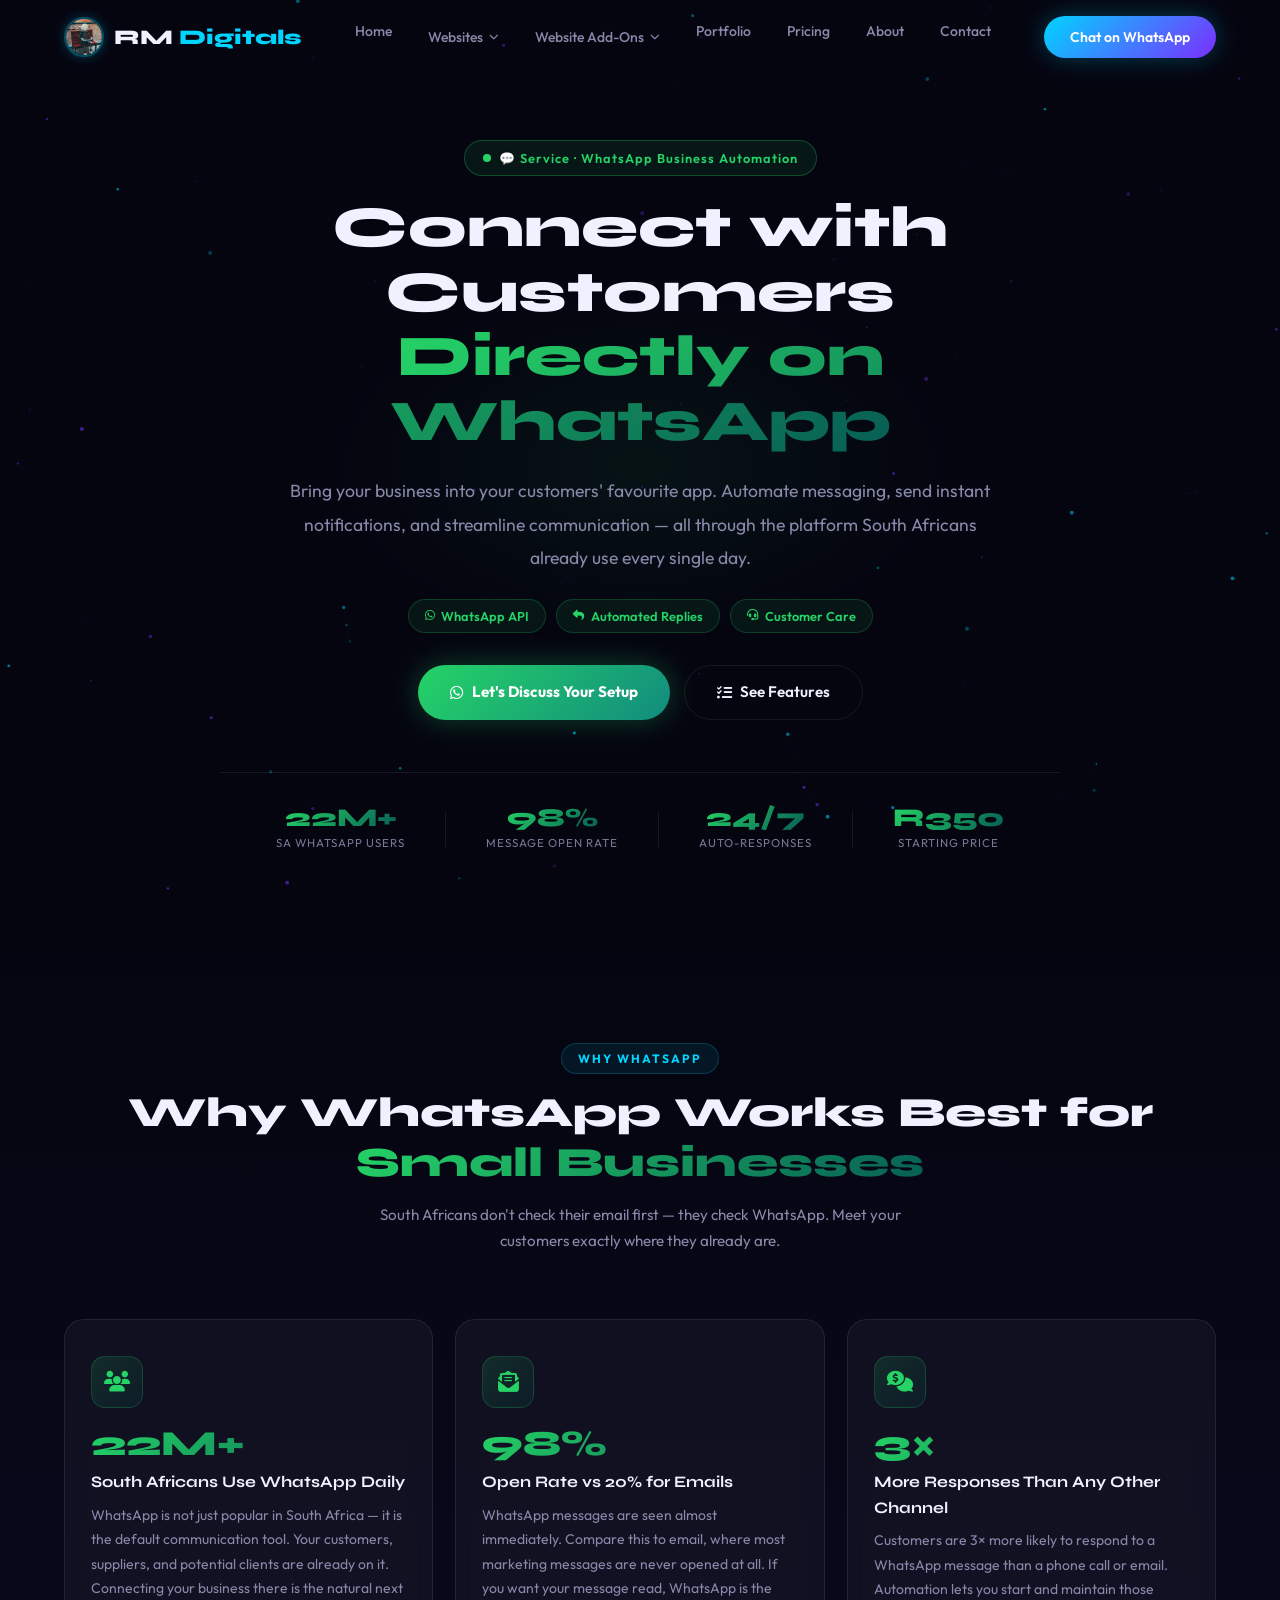
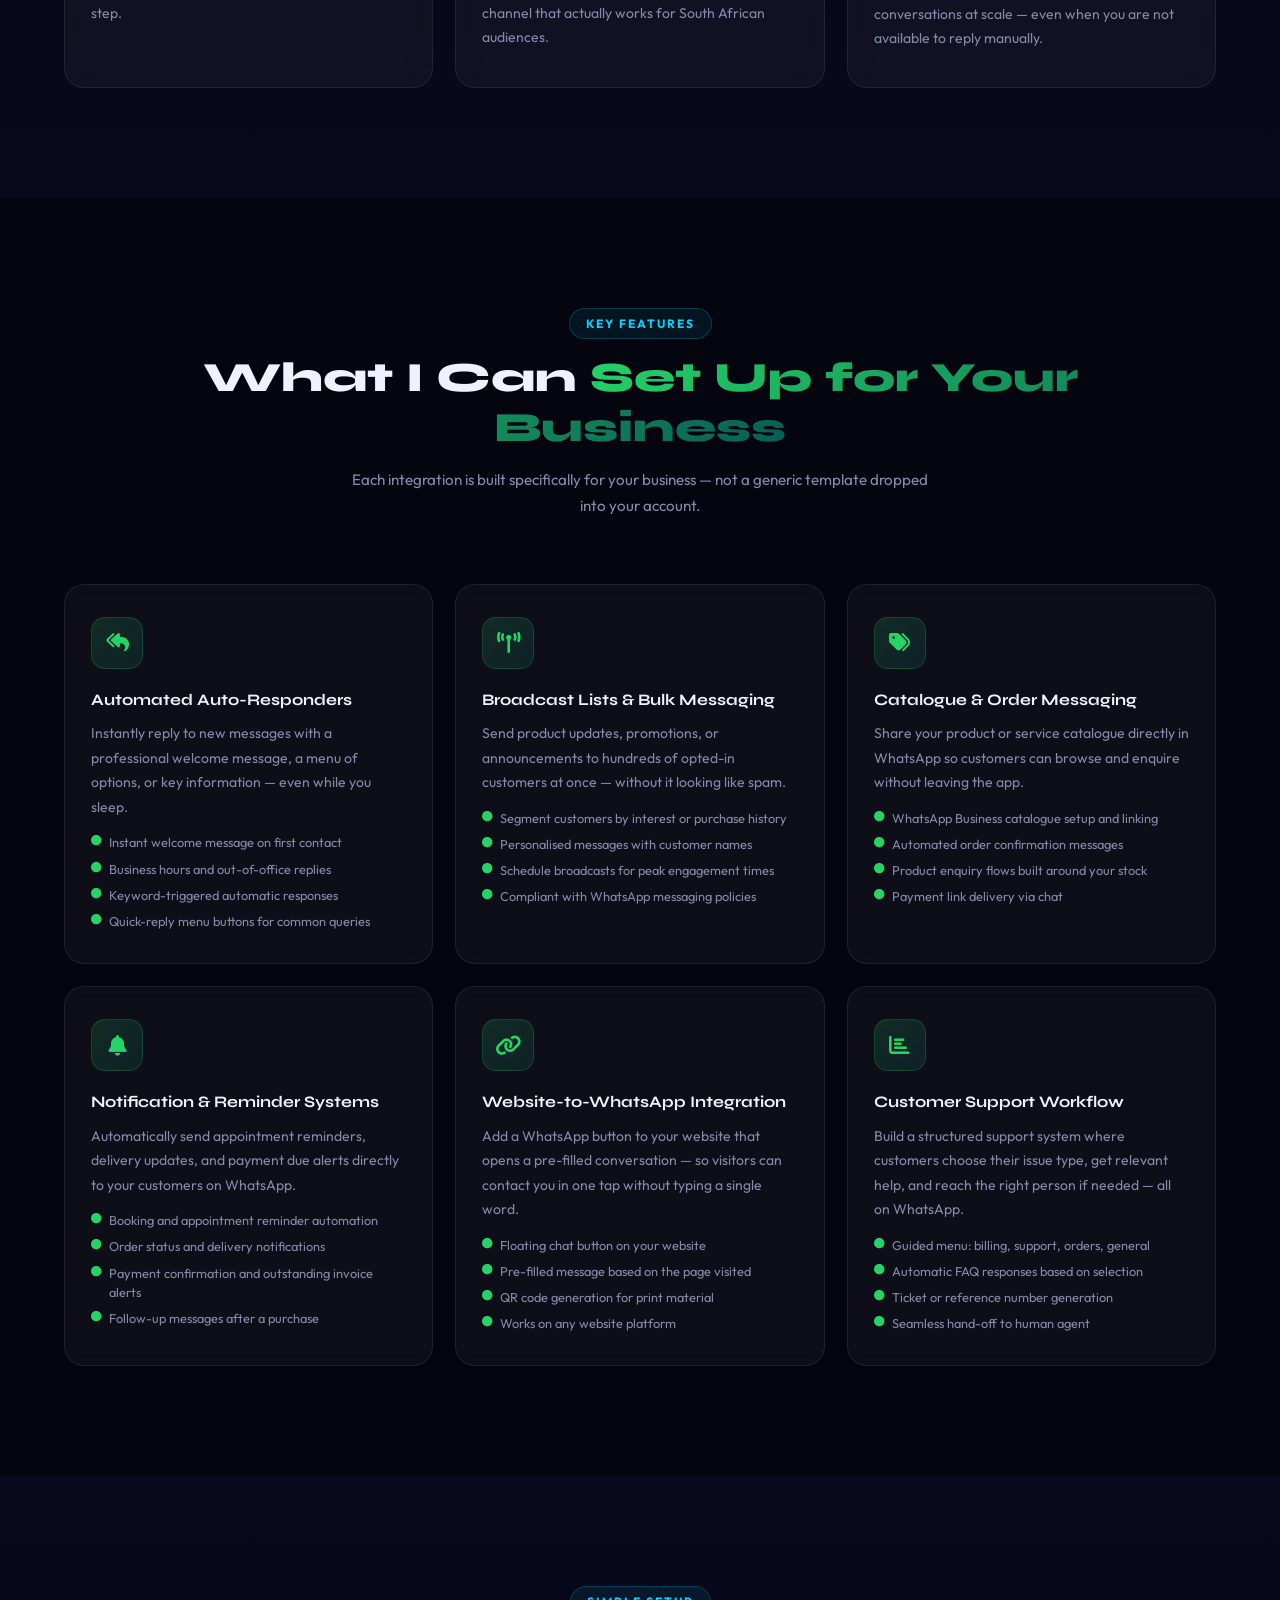
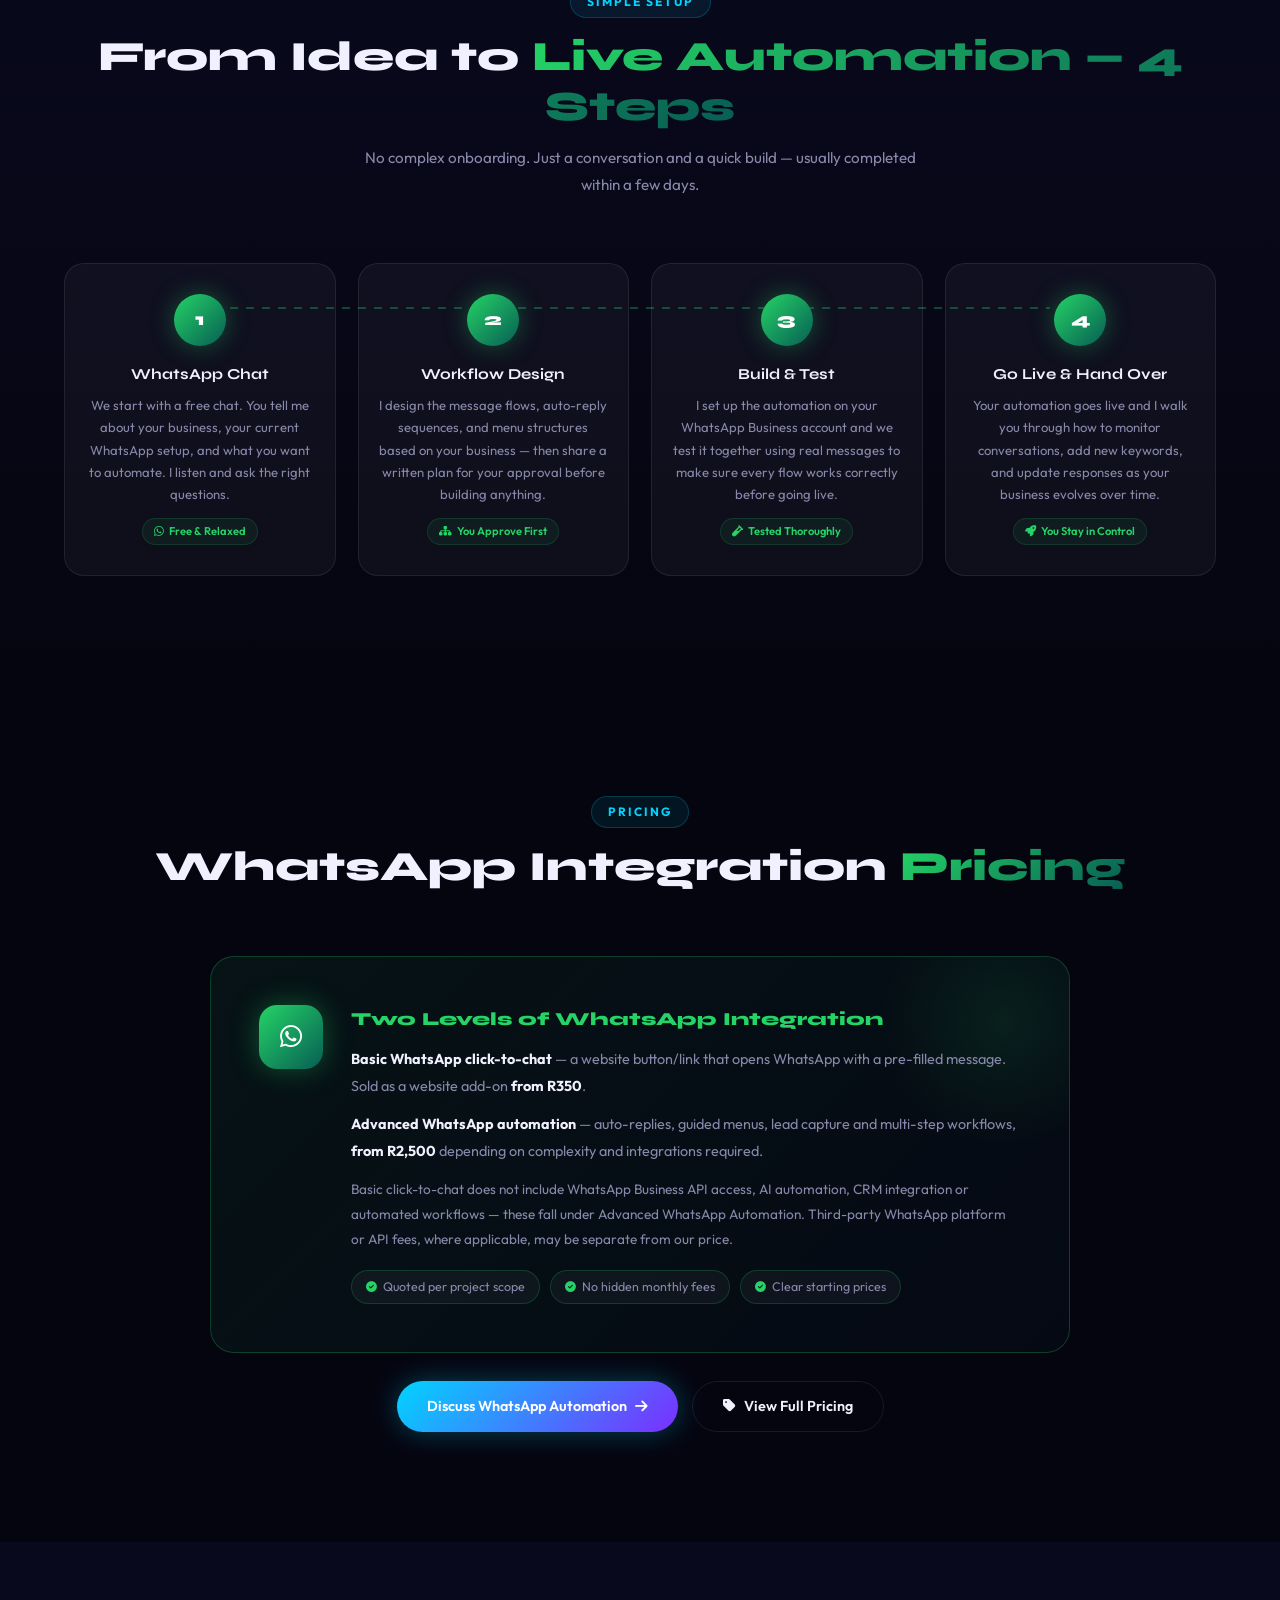
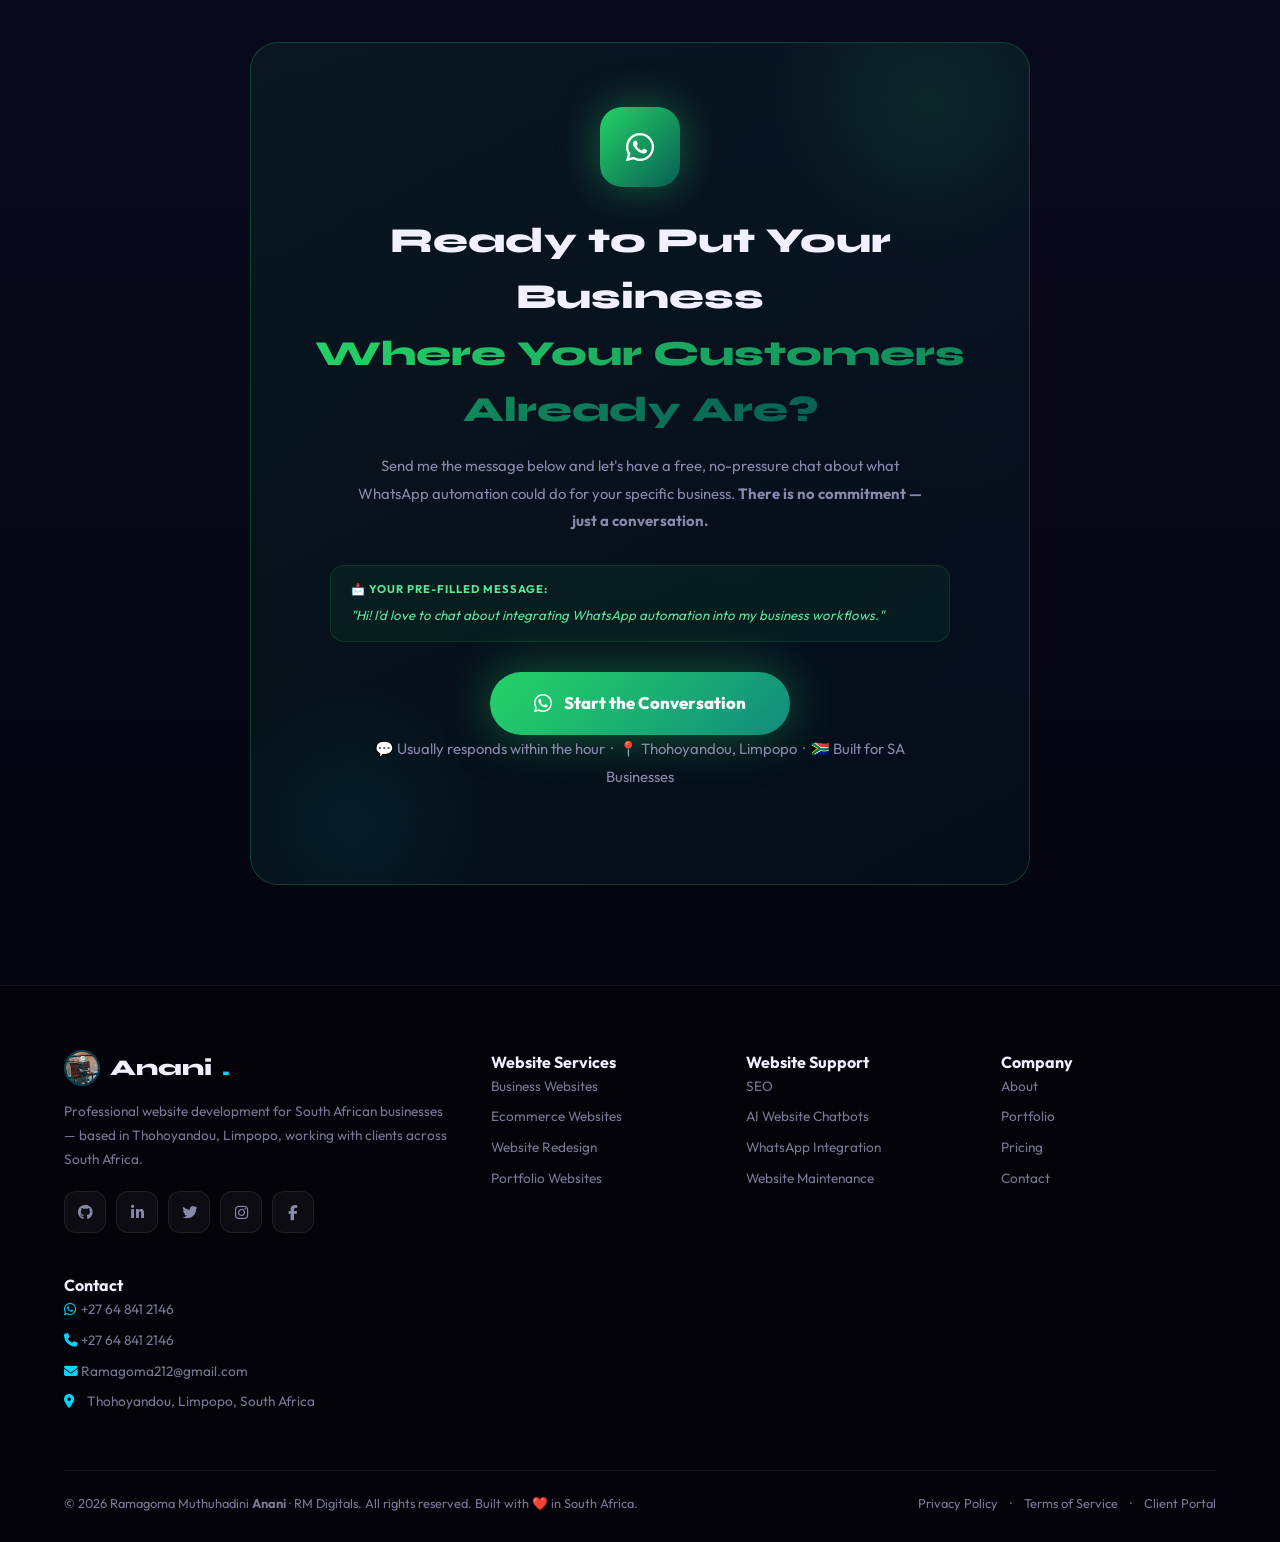
<file: WhatsAppIntegration.html>
<!DOCTYPE html>
<html lang="en">
<head>
    <meta charset="UTF-8" />
    <meta name="viewport" content="width=device-width, initial-scale=1.0" />
    <title>WhatsApp Integration | RM Digitals — Business Automation on WhatsApp</title>
    <meta name="description" content="WhatsApp integration for your website — from basic click-to-chat (R350) to advanced automation with auto-replies and lead capture (from R2,500). By RM Digitals, South Africa." />

    <link rel="icon" type="image/x-icon" href="favicon.ico" sizes="any" />
    <link rel="icon" type="image/png" sizes="32x32" href="images/favicon-32.png" />
    <link rel="icon" type="image/png" sizes="48x48" href="images/favicon-48.png" />
    <link rel="apple-touch-icon" href="apple-touch-icon.png" />

    <link rel="canonical" href="https://rmdigitals.co.za/WhatsAppIntegration.html" />

    <!-- Open Graph -->
    <meta property="og:type" content="website" />
    <meta property="og:site_name" content="RM Digitals" />
    <meta property="og:title" content="WhatsApp Integration | RM Digitals — Business Automation on WhatsApp" />
    <meta property="og:description" content="WhatsApp integration for your website — from basic click-to-chat (R350) to advanced automation with auto-replies and lead capture (from R2,500). By RM Digitals, South Africa." />
    <meta property="og:url" content="https://rmdigitals.co.za/WhatsAppIntegration.html" />
    <meta property="og:image" content="https://rmdigitals.co.za/images/og-image.jpg" />
    <meta property="og:image:width" content="1200" />
    <meta property="og:image:height" content="630" />
    <meta property="og:locale" content="en_ZA" />

    <!-- Twitter Card -->
    <meta name="twitter:card" content="summary_large_image" />
    <meta name="twitter:title" content="WhatsApp Integration | RM Digitals — Business Automation on WhatsApp" />
    <meta name="twitter:description" content="WhatsApp integration for your website — from basic click-to-chat (R350) to advanced automation with auto-replies and lead capture (from R2,500). By RM Digitals, South Africa." />
    <meta name="twitter:image" content="https://rmdigitals.co.za/images/og-image.jpg" />

    <link rel="preconnect" href="https://fonts.googleapis.com" />
    <link rel="preconnect" href="https://fonts.gstatic.com" crossorigin />
    <link href="https://fonts.googleapis.com/css2?family=Syne:wght@400;600;700;800&family=Outfit:wght@300;400;500;600&display=swap" rel="stylesheet" />
    <link rel="stylesheet" href="https://cdnjs.cloudflare.com/ajax/libs/font-awesome/6.5.0/css/all.min.css" />
    <link rel="stylesheet" href="style.css" />

    <style>
        /* ── WhatsApp page — Signature Green theme ──────────────────────
           Deep WhatsApp green. Distinct from CV emerald (#00c896).
           This is the recognised WhatsApp brand palette.
        ──────────────────────────────────────────────────────────────── */
        :root {
            --wa-primary: #25D366;
            --wa-dark:    #075E54;
            --wa-mid:     #128C7E;
            --wa-dim:     rgba(37, 211, 102, .08);
            --grad-wa:    linear-gradient(135deg, #25D366, #075E54);
        }

        /* ── Hero ────────────────────────────────────────────────────── */
        .page-hero {
            min-height: 75vh;
            display: flex;
            align-items: center;
            justify-content: center;
            text-align: center;
            padding: 140px 24px 80px;
            position: relative;
            overflow: hidden;
        }
        .page-hero::before {
            content: '';
            position: absolute;
            top: 50%; left: 50%;
            transform: translate(-50%, -50%);
            width: 700px; height: 400px;
            background: radial-gradient(ellipse, rgba(37,211,102,.07) 0%, transparent 65%);
            pointer-events: none; z-index: 0;
        }
        .page-hero-content { max-width: 840px; z-index: 1; }

        .hero-badge-wa {
            display: inline-flex;
            align-items: center;
            gap: 8px;
            padding: 7px 18px;
            background: rgba(37,211,102,.09);
            border: 1px solid rgba(37,211,102,.28);
            color: var(--wa-primary);
            font-size: .8rem;
            font-weight: 600;
            letter-spacing: 1px;
            border-radius: 100px;
            margin-bottom: 20px;
            animation: fadeUp .7s ease both;
        }
        .badge-dot-wa { width: 8px; height: 8px; background: var(--wa-primary); border-radius: 50%; animation: pulseDotWa 2s ease infinite; flex-shrink: 0; }
        @keyframes pulseDotWa { 0%,100%{box-shadow:0 0 0 0 rgba(37,211,102,.5)} 50%{box-shadow:0 0 0 7px rgba(37,211,102,0)} }

        .page-hero-title { font-family: var(--f-display); font-size: clamp(2rem, 4.5vw, 3.7rem); font-weight: 800; line-height: 1.12; margin-bottom: 20px; animation: fadeUp .7s .1s ease both; }
        .gradient-text-wa { background: var(--grad-wa); -webkit-background-clip: text; -webkit-text-fill-color: transparent; background-clip: text; }
        .page-hero-subtitle { color: var(--text-mid); font-size: clamp(.9rem, 1.8vw, 1.1rem); line-height: 1.9; max-width: 700px; margin: 0 auto 24px; animation: fadeUp .7s .2s ease both; }

        .hero-tag-pills { display: flex; gap: 10px; flex-wrap: wrap; justify-content: center; margin-bottom: 32px; animation: fadeUp .7s .25s ease both; }
        .hero-tag-pill { display: inline-flex; align-items: center; gap: 6px; padding: 6px 16px; background: rgba(37,211,102,.08); border: 1px solid rgba(37,211,102,.22); color: var(--wa-primary); border-radius: 100px; font-size: .8rem; font-weight: 600; }
        .hero-tag-pill i { font-size: .72rem; }

        .page-hero-buttons { display: flex; gap: 14px; justify-content: center; flex-wrap: wrap; animation: fadeUp .7s .3s ease both; }

        .btn-whatsapp-hero { display: inline-flex; align-items: center; gap: 9px; padding: 14px 32px; background: linear-gradient(135deg, #25D366, #128C7E); color: #fff; font-family: var(--f-body); font-weight: 700; font-size: .95rem; border-radius: 100px; text-decoration: none; transition: var(--t); box-shadow: 0 0 30px rgba(37,211,102,.3); white-space: nowrap; }
        .btn-whatsapp-hero:hover { transform: translateY(-3px); box-shadow: 0 0 50px rgba(37,211,102,.5); }

        .btn-ghost { display: inline-flex; align-items: center; gap: 8px; padding: 14px 32px; background: transparent; color: var(--text-hi); font-family: var(--f-body); font-weight: 600; font-size: .95rem; border: 1px solid var(--border); border-radius: 100px; text-decoration: none; transition: var(--t); white-space: nowrap; }
        .btn-ghost:hover { border-color: var(--wa-primary); color: var(--wa-primary); background: rgba(37,211,102,.05); transform: translateY(-3px); }

        .trust-bar { display: flex; justify-content: center; align-items: center; gap: 40px; flex-wrap: wrap; margin-top: 52px; padding-top: 32px; border-top: 1px solid var(--border); animation: fadeUp .7s .4s ease both; }
        .trust-item { display: flex; flex-direction: column; align-items: center; gap: 4px; text-align: center; }
        .trust-num { font-family: var(--f-display); font-size: 1.6rem; font-weight: 800; background: var(--grad-wa); -webkit-background-clip: text; -webkit-text-fill-color: transparent; background-clip: text; line-height: 1; }
        .trust-label { font-size: .72rem; color: var(--text-lo); text-transform: uppercase; letter-spacing: 1px; }
        .trust-divider { width: 1px; height: 36px; background: var(--border); }

        /* ── Why WhatsApp Works ──────────────────────────────────────── */
        .why-section { background: linear-gradient(180deg, var(--bg-base) 0%, var(--bg-layer) 100%); }

        .why-grid { display: grid; grid-template-columns: repeat(3, 1fr); gap: 22px; }

        .why-card { background: var(--bg-glass); border: 1px solid var(--border); border-radius: 20px; padding: 36px 26px; position: relative; overflow: hidden; transition: var(--t); backdrop-filter: blur(10px); }
        .why-card:hover { transform: translateY(-8px); border-color: rgba(37,211,102,.35); background: var(--bg-glass-hov); }
        .why-card:hover .card-glow { opacity: 1; }

        .why-icon { width: 52px; height: 52px; background: linear-gradient(135deg, rgba(37,211,102,.15), rgba(7,94,84,.15)); border: 1px solid rgba(37,211,102,.2); border-radius: 14px; display: flex; align-items: center; justify-content: center; font-size: 1.3rem; color: var(--wa-primary); margin-bottom: 18px; transition: var(--t); }
        .why-card:hover .why-icon { transform: scale(1.1); }

        .why-stat { font-family: var(--f-display); font-size: 2.2rem; font-weight: 800; background: var(--grad-wa); -webkit-background-clip: text; -webkit-text-fill-color: transparent; background-clip: text; line-height: 1; margin-bottom: 8px; }
        .why-card h3 { font-family: var(--f-display); font-size: 1rem; font-weight: 700; color: var(--text-hi); margin-bottom: 8px; }
        .why-card p  { font-size: .875rem; color: var(--text-mid); line-height: 1.75; }

        /* ── Key Features ────────────────────────────────────────────── */
        .features-section { background: var(--bg-base); }

        .features-grid { display: grid; grid-template-columns: repeat(3, 1fr); gap: 22px; }

        .feature-card { background: var(--bg-glass); border: 1px solid var(--border); border-radius: 20px; padding: 32px 26px; position: relative; overflow: hidden; transition: var(--t); backdrop-filter: blur(10px); }
        .feature-card:hover { transform: translateY(-8px); border-color: rgba(37,211,102,.3); background: var(--bg-glass-hov); }
        .feature-card:hover .card-glow { opacity: 1; }

        .feature-icon { width: 52px; height: 52px; background: linear-gradient(135deg, rgba(37,211,102,.15), rgba(18,140,126,.15)); border: 1px solid rgba(37,211,102,.2); border-radius: 14px; display: flex; align-items: center; justify-content: center; font-size: 1.3rem; color: var(--wa-primary); margin-bottom: 18px; transition: var(--t); }
        .feature-card:hover .feature-icon { transform: scale(1.1); }

        .feature-card h3 { font-family: var(--f-display); font-size: 1rem; font-weight: 700; color: var(--text-hi); margin-bottom: 9px; }
        .feature-card p  { font-size: .875rem; color: var(--text-mid); line-height: 1.75; margin-bottom: 14px; }
        .feature-list { list-style: none; display: flex; flex-direction: column; gap: 7px; }
        .feature-list li { display: flex; align-items: flex-start; gap: 8px; font-size: .8rem; color: var(--text-mid); line-height: 1.5; }
        .feature-list li i { color: var(--wa-primary); font-size: .65rem; margin-top: 3px; flex-shrink: 0; }

        /* ── Setup Flow ──────────────────────────────────────────────── */
        .process-section { background: linear-gradient(180deg, var(--bg-layer) 0%, var(--bg-base) 100%); }

        .steps-grid { display: grid; grid-template-columns: repeat(4, 1fr); gap: 22px; position: relative; }
        .steps-grid::before { content: ''; position: absolute; top: 44px; left: calc(12.5% + 22px); right: calc(12.5% + 22px); height: 2px; background: repeating-linear-gradient(90deg, rgba(37,211,102,.3) 0px, rgba(37,211,102,.3) 8px, transparent 8px, transparent 16px); z-index: 0; pointer-events: none; }

        .step-card { background: var(--bg-glass); border: 1px solid var(--border); border-radius: 20px; padding: 30px 20px; text-align: center; position: relative; z-index: 1; transition: var(--t); }
        .step-card:hover { transform: translateY(-6px); border-color: rgba(37,211,102,.3); background: var(--bg-glass-hov); }
        .step-number { width: 52px; height: 52px; background: var(--grad-wa); border-radius: 50%; display: flex; align-items: center; justify-content: center; font-family: var(--f-display); font-size: 1.1rem; font-weight: 800; color: #fff; margin: 0 auto 16px; box-shadow: 0 0 24px rgba(37,211,102,.35); }
        .step-card h3 { font-family: var(--f-display); font-size: .95rem; font-weight: 700; color: var(--text-hi); margin-bottom: 8px; }
        .step-card p  { font-size: .82rem; color: var(--text-mid); line-height: 1.7; }
        .step-detail-tag { display: inline-flex; align-items: center; gap: 5px; margin-top: 12px; padding: 4px 11px; background: rgba(37,211,102,.07); border: 1px solid rgba(37,211,102,.15); border-radius: 100px; font-size: .7rem; color: var(--wa-primary); font-weight: 600; }

        /* ── Pricing Note ────────────────────────────────────────────── */
        .pricing-note-section { background: var(--bg-base); }

        .pricing-note-card { max-width: 860px; margin: 0 auto; background: linear-gradient(135deg, rgba(37,211,102,.07), rgba(7,94,84,.05)); border: 1px solid rgba(37,211,102,.25); border-radius: 24px; padding: 48px; display: flex; gap: 28px; align-items: flex-start; position: relative; overflow: hidden; }
        .pricing-note-card::before { content: ''; position: absolute; top: -60px; right: -60px; width: 250px; height: 250px; background: radial-gradient(circle, rgba(37,211,102,.1) 0%, transparent 70%); pointer-events: none; }

        .pn-icon { width: 64px; height: 64px; background: var(--grad-wa); border-radius: 18px; display: flex; align-items: center; justify-content: center; font-size: 1.6rem; flex-shrink: 0; box-shadow: 0 0 28px rgba(37,211,102,.35); position: relative; z-index: 1; }
        .pn-text { position: relative; z-index: 1; }
        .pn-text h3 { font-family: var(--f-display); font-size: 1.15rem; font-weight: 800; color: var(--wa-primary); margin-bottom: 12px; }
        .pn-text p  { font-size: .9rem; color: var(--text-mid); line-height: 1.85; }
        .pn-text strong { color: var(--text-hi); }
        .pn-pills { display: flex; gap: 10px; flex-wrap: wrap; margin-top: 18px; }
        .pn-pill { display: inline-flex; align-items: center; gap: 6px; padding: 6px 14px; background: var(--bg-glass); border: 1px solid rgba(37,211,102,.2); border-radius: 100px; font-size: .78rem; color: var(--text-mid); }
        .pn-pill i { color: var(--wa-primary); font-size: .68rem; }

        /* ── Final CTA ───────────────────────────────────────────────── */
        .final-cta-section { background: linear-gradient(180deg, var(--bg-layer) 0%, var(--bg-base) 100%); padding: 100px 0; }
        .final-cta-wrap { max-width: 780px; margin: 0 auto; text-align: center; background: linear-gradient(135deg, rgba(37,211,102,.07), rgba(0,212,255,.04)); border: 1px solid rgba(37,211,102,.25); border-radius: 28px; padding: 64px 48px; position: relative; overflow: hidden; }
        .final-cta-wrap::before { content: ''; position: absolute; width: 320px; height: 320px; background: radial-gradient(circle, rgba(37,211,102,.1) 0%, transparent 70%); top: -100px; right: -60px; pointer-events: none; }
        .final-cta-wrap::after  { content: ''; position: absolute; width: 280px; height: 280px; background: radial-gradient(circle, rgba(0,212,255,.07) 0%, transparent 70%); bottom: -80px; left: -40px; pointer-events: none; }

        .cta-page-icon { width: 80px; height: 80px; background: var(--grad-wa); border-radius: 22px; display: flex; align-items: center; justify-content: center; font-size: 2rem; color: #fff; margin: 0 auto 26px; box-shadow: 0 0 40px rgba(37,211,102,.4); position: relative; z-index: 1; animation: floatIcon 3s ease-in-out infinite; }
        @keyframes floatIcon { 0%,100%{transform:translateY(0)} 50%{transform:translateY(-8px)} }

        .final-cta-wrap h2 { font-family: var(--f-display); font-size: clamp(1.5rem, 3vw, 2.2rem); font-weight: 800; margin-bottom: 14px; position: relative; z-index: 1; }
        .final-cta-wrap > p { color: var(--text-mid); font-size: .93rem; line-height: 1.85; max-width: 580px; margin: 0 auto 30px; position: relative; z-index: 1; }

        .wa-message-preview { background: rgba(37,211,102,.06); border: 1px solid rgba(37,211,102,.15); border-radius: 14px; padding: 14px 20px; margin: 0 auto 30px; max-width: 620px; font-size: .83rem; color: #57e89a; text-align: left; position: relative; z-index: 1; font-style: italic; line-height: 1.65; }
        .wa-message-preview::before { content: '📩  Your pre-filled message:'; font-style: normal; font-weight: 700; color: #57e89a; display: block; font-size: .7rem; margin-bottom: 7px; text-transform: uppercase; letter-spacing: 1px; }

        .btn-wa-large { display: inline-flex; align-items: center; gap: 12px; padding: 18px 44px; background: linear-gradient(135deg, #25D366, #128C7E); color: #fff; font-family: var(--f-body); font-weight: 800; font-size: 1.05rem; border-radius: 100px; text-decoration: none; position: relative; z-index: 1; box-shadow: 0 0 50px rgba(37,211,102,.4); transition: var(--t); white-space: nowrap; }
        .btn-wa-large i { font-size: 1.3rem; }
        .btn-wa-large:hover { transform: translateY(-4px) scale(1.03); box-shadow: 0 0 70px rgba(37,211,102,.6); }
        .cta-footnote { font-size: .75rem; color: var(--text-lo); margin-top: 16px; position: relative; z-index: 1; }

        .facebook-icon:hover { background: #1877f2 !important; box-shadow: 0 0 18px rgba(24,119,242,.4) !important; }

        /* ── Responsive ──────────────────────────────────────────────── */
        @media (max-width: 1024px) {
            .why-grid { grid-template-columns: repeat(2, 1fr); }
            .features-grid { grid-template-columns: repeat(2, 1fr); }
            .steps-grid { grid-template-columns: repeat(2, 1fr); }
            .steps-grid::before { display: none; }
            .pricing-note-card { flex-direction: column; gap: 16px; }
        }
        @media (max-width: 768px) {
            .page-hero { padding: 120px 22px 60px; }
            .why-grid { grid-template-columns: 1fr; }
            .features-grid { grid-template-columns: 1fr; }
            .steps-grid { grid-template-columns: 1fr; }
            .final-cta-wrap { padding: 40px 22px; }
            .trust-bar { gap: 22px; }
            .trust-divider { display: none; }
            .btn-wa-large { padding: 16px 28px; font-size: .9rem; }
            section { padding: 70px 0; }
        }
        @media (max-width: 480px) { .page-hero-title { font-size: 1.95rem; } }
    </style>

    <script type="application/ld+json">
{
    "@context": "https://schema.org",
    "@graph": [
        {
            "@type": "Service",
            "serviceType": "WhatsApp Business Automation",
            "name": "WhatsApp Integration",
            "description": "WhatsApp integration for your website — from basic click-to-chat (R350) to advanced automation with auto-replies and lead capture (from R2,500). By RM Digitals, South Africa.",
            "url": "https://rmdigitals.co.za/WhatsAppIntegration.html",
            "provider": {
                "@id": "https://rmdigitals.co.za/#organization"
            },
            "areaServed": {
                "@type": "Country",
                "name": "South Africa"
            }
        },
        {
            "@type": "BreadcrumbList",
            "itemListElement": [
                {
                    "@type": "ListItem",
                    "position": 1,
                    "name": "Home",
                    "item": "https://rmdigitals.co.za/"
                },
                {
                    "@type": "ListItem",
                    "position": 2,
                    "name": "AI & Automation",
                    "item": "https://rmdigitals.co.za/#services-ai"
                },
                {
                    "@type": "ListItem",
                    "position": 3,
                    "name": "WhatsApp Integration",
                    "item": "https://rmdigitals.co.za/WhatsAppIntegration.html"
                }
            ]
        }
    ]
}
    </script>
</head>
<body>

    <!-- LOADER -->
    <div id="loader">
        <div class="loader-inner">
            <div class="loader-avatar-wrap">
                <div class="loader-ring"></div>
                <img src="images/mylog.webp" alt="Anani RM" class="loader-logo-img" width="52" height="52" />
            </div>
            <div class="loader-logo">
                <span>Loading<span class="loader-dots">...</span></span>
            </div>
        </div>
    </div>

    <!-- NAVBAR -->
    <nav id="navbar">
        <div class="nav-container">

            <a href="index.html" class="nav-logo">
                <img src="images/mylog.webp" alt="RM Digitals — Anani Ramagoma, web developer in Thohoyandou, Limpopo" class="nav-logo-img" width="40" height="40" />
                <span class="nav-logo-text">RM<span class="accent"> Digitals</span></span>
            </a>

            <ul class="nav-links">
                <li><a href="index.html#home">Home</a></li>
                <li class="has-dropdown">
                    <a href="index.html#services-websites" class="dropdown-toggle" aria-haspopup="true" aria-expanded="false">Websites <i class="fas fa-chevron-down chevron"></i></a>
                    <ul class="dropdown-menu">
                        <li><a href="business-websites.html">Business Websites</a></li>
                        <li><a href="ecommerce-websites.html">Ecommerce Websites</a></li>
                        <li><a href="website-RedesingAndDesing.html">Website Redesign</a></li>
                        <li><a href="PortfolioWebsite.html">Portfolio Websites</a></li>
                    </ul>
                </li>
                <li class="has-dropdown">
                    <a href="index.html#enhance-website" class="dropdown-toggle" aria-haspopup="true" aria-expanded="false">Website Add-Ons <i class="fas fa-chevron-down chevron"></i></a>
                    <ul class="dropdown-menu">
                        <li><a href="SEO-Optimization.html">SEO</a></li>
                        <li><a href="chatbots.html">AI Website Chatbots</a></li>
                        <li><a href="WhatsAppIntegration.html" class="active-link">WhatsApp Integration</a></li>
                        <li><a href="pricing.html#maintenance">Website Maintenance</a></li>
                    </ul>
                </li>
                <li><a href="index.html#portfolio">Portfolio</a></li>
                <li><a href="pricing.html">Pricing</a></li>
                <li><a href="index.html#about">About</a></li>
                <li><a href="index.html#contact">Contact</a></li>
            </ul>

            <div class="nav-right">
                <a href="https://wa.me/27648412146?text=Hi%20Anani%2C%20I%27m%20interested%20in%20your%20website%20development%2C%20SEO%20or%20AI%20services%21"
                   target="_blank" rel="noopener noreferrer" class="nav-cta">Chat on WhatsApp</a>
                <button class="hamburger" id="hamburger" aria-label="Open menu" aria-expanded="false" aria-controls="mobileMenu">
                    <span></span>
                    <span></span>
                    <span></span>
                </button>
            </div>
        </div>
    </nav>

    <!-- MOBILE MENU -->
    <div class="mobile-menu" id="mobileMenu">
        <button class="mobile-close" id="mobileClose" aria-label="Close menu">
            <i class="fas fa-times"></i>
        </button>
        <ul>
            <li><a href="index.html#home" class="mobile-link">Home</a></li>

            <li class="mobile-group">
                <span class="mobile-group-label">Websites</span>
                <ul class="mobile-sublist">
                    <li><a href="business-websites.html" class="mobile-link">Business Websites</a></li>
                    <li><a href="ecommerce-websites.html" class="mobile-link">Ecommerce Websites</a></li>
                    <li><a href="website-RedesingAndDesing.html" class="mobile-link">Website Redesign</a></li>
                    <li><a href="PortfolioWebsite.html" class="mobile-link">Portfolio Websites</a></li>
                </ul>
            </li>

            <li class="mobile-group">
                <span class="mobile-group-label">Website Add-Ons</span>
                <ul class="mobile-sublist">
                    <li><a href="SEO-Optimization.html" class="mobile-link">SEO</a></li>
                    <li><a href="chatbots.html" class="mobile-link">AI Website Chatbots</a></li>
                    <li><a href="WhatsAppIntegration.html" class="mobile-link">WhatsApp Integration</a></li>
                    <li><a href="pricing.html#maintenance" class="mobile-link">Website Maintenance</a></li>
                </ul>
            </li>

            <li><a href="index.html#portfolio" class="mobile-link">Portfolio</a></li>
            <li><a href="pricing.html" class="mobile-link">Pricing</a></li>
            <li><a href="index.html#about" class="mobile-link">About</a></li>
            <li><a href="index.html#contact" class="mobile-link">Contact</a></li>
        </ul>
        <a href="https://wa.me/27648412146" target="_blank" class="mobile-whatsapp">
            <i class="fab fa-whatsapp"></i> Chat on WhatsApp
        </a>
    </div>
    <div class="menu-overlay" id="menuOverlay"></div>
    <canvas id="particleCanvas"></canvas>


    <!-- ============================================================  HERO -->
    <section class="page-hero">
        <div class="page-hero-content">

            <div class="hero-badge-wa">
                <span class="badge-dot-wa"></span>
                💬 Service · WhatsApp Business Automation
            </div>

            <h1 class="page-hero-title">
                Connect with Customers<br>
                <span class="gradient-text-wa">Directly on WhatsApp</span>
            </h1>

            <p class="page-hero-subtitle">
                Bring your business into your customers' favourite app. Automate messaging,
                send instant notifications, and streamline communication — all through the
                platform South Africans already use every single day.
            </p>

            <!-- Tag Pills -->
            <div class="hero-tag-pills">
                <span class="hero-tag-pill"><i class="fab fa-whatsapp"></i> WhatsApp API</span>
                <span class="hero-tag-pill"><i class="fas fa-reply"></i> Automated Replies</span>
                <span class="hero-tag-pill"><i class="fas fa-headset"></i> Customer Care</span>
            </div>

            <div class="page-hero-buttons">
                <a href="https://wa.me/27648412146?text=Hi!%20I'd%20love%20to%20chat%20about%20integrating%20WhatsApp%20automation%20into%20my%20business%20workflows."
                   target="_blank" class="btn-whatsapp-hero">
                    <i class="fab fa-whatsapp"></i> Let's Discuss Your Setup
                </a>
                <a href="#features" class="btn-ghost">
                    <i class="fas fa-list-check"></i> See Features
                </a>
            </div>

            <div class="trust-bar">
                <div class="trust-item">
                    <span class="trust-num">22M+</span>
                    <span class="trust-label">SA WhatsApp Users</span>
                </div>
                <div class="trust-divider"></div>
                <div class="trust-item">
                    <span class="trust-num">98%</span>
                    <span class="trust-label">Message Open Rate</span>
                </div>
                <div class="trust-divider"></div>
                <div class="trust-item">
                    <span class="trust-num">24/7</span>
                    <span class="trust-label">Auto-Responses</span>
                </div>
                <div class="trust-divider"></div>
                <div class="trust-item">
                    <span class="trust-num">R350</span>
                    <span class="trust-label">Starting Price</span>
                </div>
            </div>
        </div>
    </section>


    <!-- ============================================================  WHY WHATSAPP WORKS -->
    <section class="why-section">
        <div class="container">
            <div class="section-header reveal">
                <span class="section-tag">Why WhatsApp</span>
                <h2 class="section-title">Why WhatsApp Works Best for <span class="gradient-text-wa">Small Businesses</span></h2>
                <p class="section-subtitle">South Africans don't check their email first — they check WhatsApp. Meet your customers exactly where they already are.</p>
            </div>

            <div class="why-grid">

                <div class="why-card reveal-card">
                    <div class="card-glow"></div>
                    <div class="why-icon"><i class="fas fa-users"></i></div>
                    <div class="why-stat">22M+</div>
                    <h3>South Africans Use WhatsApp Daily</h3>
                    <p>WhatsApp is not just popular in South Africa — it is the default communication tool. Your customers, suppliers, and potential clients are already on it. Connecting your business there is the natural next step.</p>
                </div>

                <div class="why-card reveal-card">
                    <div class="card-glow"></div>
                    <div class="why-icon"><i class="fas fa-envelope-open-text"></i></div>
                    <div class="why-stat">98%</div>
                    <h3>Open Rate vs 20% for Emails</h3>
                    <p>WhatsApp messages are seen almost immediately. Compare this to email, where most marketing messages are never opened at all. If you want your message read, WhatsApp is the channel that actually works for South African audiences.</p>
                </div>

                <div class="why-card reveal-card">
                    <div class="card-glow"></div>
                    <div class="why-icon"><i class="fas fa-comments-dollar"></i></div>
                    <div class="why-stat">3×</div>
                    <h3>More Responses Than Any Other Channel</h3>
                    <p>Customers are 3× more likely to respond to a WhatsApp message than a phone call or email. Automation lets you start and maintain those conversations at scale — even when you are not available to reply manually.</p>
                </div>

            </div>
        </div>
    </section>


    <!-- ============================================================  KEY FEATURES -->
    <section class="features-section" id="features">
        <div class="container">
            <div class="section-header reveal">
                <span class="section-tag">Key Features</span>
                <h2 class="section-title">What I Can <span class="gradient-text-wa">Set Up for Your Business</span></h2>
                <p class="section-subtitle">Each integration is built specifically for your business — not a generic template dropped into your account.</p>
            </div>

            <div class="features-grid">

                <div class="feature-card reveal-card">
                    <div class="card-glow"></div>
                    <div class="feature-icon"><i class="fas fa-reply-all"></i></div>
                    <h3>Automated Auto-Responders</h3>
                    <p>Instantly reply to new messages with a professional welcome message, a menu of options, or key information — even while you sleep.</p>
                    <ul class="feature-list">
                        <li><i class="fas fa-circle"></i> Instant welcome message on first contact</li>
                        <li><i class="fas fa-circle"></i> Business hours and out-of-office replies</li>
                        <li><i class="fas fa-circle"></i> Keyword-triggered automatic responses</li>
                        <li><i class="fas fa-circle"></i> Quick-reply menu buttons for common queries</li>
                    </ul>
                </div>

                <div class="feature-card reveal-card">
                    <div class="card-glow"></div>
                    <div class="feature-icon"><i class="fas fa-broadcast-tower"></i></div>
                    <h3>Broadcast Lists &amp; Bulk Messaging</h3>
                    <p>Send product updates, promotions, or announcements to hundreds of opted-in customers at once — without it looking like spam.</p>
                    <ul class="feature-list">
                        <li><i class="fas fa-circle"></i> Segment customers by interest or purchase history</li>
                        <li><i class="fas fa-circle"></i> Personalised messages with customer names</li>
                        <li><i class="fas fa-circle"></i> Schedule broadcasts for peak engagement times</li>
                        <li><i class="fas fa-circle"></i> Compliant with WhatsApp messaging policies</li>
                    </ul>
                </div>

                <div class="feature-card reveal-card">
                    <div class="card-glow"></div>
                    <div class="feature-icon"><i class="fas fa-tags"></i></div>
                    <h3>Catalogue &amp; Order Messaging</h3>
                    <p>Share your product or service catalogue directly in WhatsApp so customers can browse and enquire without leaving the app.</p>
                    <ul class="feature-list">
                        <li><i class="fas fa-circle"></i> WhatsApp Business catalogue setup and linking</li>
                        <li><i class="fas fa-circle"></i> Automated order confirmation messages</li>
                        <li><i class="fas fa-circle"></i> Product enquiry flows built around your stock</li>
                        <li><i class="fas fa-circle"></i> Payment link delivery via chat</li>
                    </ul>
                </div>

                <div class="feature-card reveal-card">
                    <div class="card-glow"></div>
                    <div class="feature-icon"><i class="fas fa-bell"></i></div>
                    <h3>Notification &amp; Reminder Systems</h3>
                    <p>Automatically send appointment reminders, delivery updates, and payment due alerts directly to your customers on WhatsApp.</p>
                    <ul class="feature-list">
                        <li><i class="fas fa-circle"></i> Booking and appointment reminder automation</li>
                        <li><i class="fas fa-circle"></i> Order status and delivery notifications</li>
                        <li><i class="fas fa-circle"></i> Payment confirmation and outstanding invoice alerts</li>
                        <li><i class="fas fa-circle"></i> Follow-up messages after a purchase</li>
                    </ul>
                </div>

                <div class="feature-card reveal-card">
                    <div class="card-glow"></div>
                    <div class="feature-icon"><i class="fas fa-link"></i></div>
                    <h3>Website-to-WhatsApp Integration</h3>
                    <p>Add a WhatsApp button to your website that opens a pre-filled conversation — so visitors can contact you in one tap without typing a single word.</p>
                    <ul class="feature-list">
                        <li><i class="fas fa-circle"></i> Floating chat button on your website</li>
                        <li><i class="fas fa-circle"></i> Pre-filled message based on the page visited</li>
                        <li><i class="fas fa-circle"></i> QR code generation for print material</li>
                        <li><i class="fas fa-circle"></i> Works on any website platform</li>
                    </ul>
                </div>

                <div class="feature-card reveal-card">
                    <div class="card-glow"></div>
                    <div class="feature-icon"><i class="fas fa-chart-bar"></i></div>
                    <h3>Customer Support Workflow</h3>
                    <p>Build a structured support system where customers choose their issue type, get relevant help, and reach the right person if needed — all on WhatsApp.</p>
                    <ul class="feature-list">
                        <li><i class="fas fa-circle"></i> Guided menu: billing, support, orders, general</li>
                        <li><i class="fas fa-circle"></i> Automatic FAQ responses based on selection</li>
                        <li><i class="fas fa-circle"></i> Ticket or reference number generation</li>
                        <li><i class="fas fa-circle"></i> Seamless hand-off to human agent</li>
                    </ul>
                </div>

            </div>
        </div>
    </section>


    <!-- ============================================================  SETUP FLOW -->
    <section class="process-section">
        <div class="container">
            <div class="section-header reveal">
                <span class="section-tag">Simple Setup</span>
                <h2 class="section-title">From Idea to <span class="gradient-text-wa">Live Automation — 4 Steps</span></h2>
                <p class="section-subtitle">No complex onboarding. Just a conversation and a quick build — usually completed within a few days.</p>
            </div>

            <div class="steps-grid">

                <div class="step-card reveal-card">
                    <div class="step-number">1</div>
                    <h3>WhatsApp Chat</h3>
                    <p>We start with a free chat. You tell me about your business, your current WhatsApp setup, and what you want to automate. I listen and ask the right questions.</p>
                    <div class="step-detail-tag"><i class="fab fa-whatsapp"></i> Free &amp; Relaxed</div>
                </div>

                <div class="step-card reveal-card">
                    <div class="step-number">2</div>
                    <h3>Workflow Design</h3>
                    <p>I design the message flows, auto-reply sequences, and menu structures based on your business — then share a written plan for your approval before building anything.</p>
                    <div class="step-detail-tag"><i class="fas fa-sitemap"></i> You Approve First</div>
                </div>

                <div class="step-card reveal-card">
                    <div class="step-number">3</div>
                    <h3>Build &amp; Test</h3>
                    <p>I set up the automation on your WhatsApp Business account and we test it together using real messages to make sure every flow works correctly before going live.</p>
                    <div class="step-detail-tag"><i class="fas fa-vial"></i> Tested Thoroughly</div>
                </div>

                <div class="step-card reveal-card">
                    <div class="step-number">4</div>
                    <h3>Go Live &amp; Hand Over</h3>
                    <p>Your automation goes live and I walk you through how to monitor conversations, add new keywords, and update responses as your business evolves over time.</p>
                    <div class="step-detail-tag"><i class="fas fa-rocket"></i> You Stay in Control</div>
                </div>

            </div>
        </div>
    </section>


    <!-- ============================================================  PRICING NOTE -->
    <section class="pricing-note-section">
        <div class="container">
            <div class="section-header reveal">
                <span class="section-tag">Pricing</span>
                <h2 class="section-title">WhatsApp Integration <span class="gradient-text-wa">Pricing</span></h2>
            </div>

            <div class="pricing-note-card reveal">
                <div class="pn-icon"><i class="fab fa-whatsapp" style="color:#fff"></i></div>
                <div class="pn-text">
                    <h3>Two Levels of WhatsApp Integration</h3>
                    <p>
                        <strong>Basic WhatsApp click-to-chat</strong> — a website button/link that opens
                        WhatsApp with a pre-filled message. Sold as a website add-on
                        <strong>from R350</strong>.
                    </p>
                    <p style="margin-top:12px;">
                        <strong>Advanced WhatsApp automation</strong> — auto-replies, guided menus,
                        lead capture and multi-step workflows, <strong>from R2,500</strong> depending
                        on complexity and integrations required.
                    </p>
                    <p style="margin-top:12px; font-size:.85rem; color:var(--text-mid);">
                        Basic click-to-chat does not include WhatsApp Business API access, AI automation,
                        CRM integration or automated workflows — these fall under Advanced WhatsApp
                        Automation. Third-party WhatsApp platform or API fees, where applicable, may be
                        separate from our price.
                    </p>
                    <div class="pn-pills">
                        <span class="pn-pill"><i class="fas fa-check-circle"></i> Quoted per project scope</span>
                        <span class="pn-pill"><i class="fas fa-check-circle"></i> No hidden monthly fees</span>
                        <span class="pn-pill"><i class="fas fa-check-circle"></i> Clear starting prices</span>
                    </div>
                </div>
            </div>

            <div style="text-align:center; margin-top:28px; display:flex; gap:14px; justify-content:center; flex-wrap:wrap;">
                <a href="https://wa.me/27648412146?text=Hi%20Anani%2C%20I%27d%20like%20to%20ask%20about%20WhatsApp%20integration%20for%20my%20website."
                   target="_blank" rel="noopener noreferrer" class="btn-primary">
                    <span>Discuss WhatsApp Automation</span>
                    <i class="fas fa-arrow-right"></i>
                </a>
                <a href="pricing.html#addons" class="btn-secondary">
                    <i class="fas fa-tag"></i>
                    <span>View Full Pricing</span>
                </a>
            </div>

        </div>
    </section>


    <!-- ============================================================  FINAL CTA -->
    <section class="final-cta-section">
        <div class="container">
            <div class="final-cta-wrap reveal">

                <div class="cta-page-icon"><i class="fab fa-whatsapp"></i></div>

                <h2>
                    Ready to Put Your Business<br>
                    <span class="gradient-text-wa">Where Your Customers Already Are?</span>
                </h2>

                <p>
                    Send me the message below and let's have a free, no-pressure chat about
                    what WhatsApp automation could do for your specific business.
                    <strong>There is no commitment — just a conversation.</strong>
                </p>

                <div class="wa-message-preview">
                    "Hi! I'd love to chat about integrating WhatsApp automation into my business workflows."
                </div>

                <a href="https://wa.me/27648412146?text=Hi!%20I'd%20love%20to%20chat%20about%20integrating%20WhatsApp%20automation%20into%20my%20business%20workflows."
                   target="_blank" class="btn-wa-large">
                    <i class="fab fa-whatsapp"></i>
                    <span>Start the Conversation</span>
                </a>

                <p class="cta-footnote">
                    💬 Usually responds within the hour &nbsp;·&nbsp; 📍 Thohoyandou, Limpopo &nbsp;·&nbsp; 🇿🇦 Built for SA Businesses
                </p>
            </div>
        </div>
    </section>


    <!-- FOOTER -->
    <footer class="footer">
        <div class="container">

            <div class="footer-grid">

                <!-- Brand column -->
                <div class="footer-brand">
                    <div class="footer-logo">
                        <img src="images/mylog.webp" alt="RM Digitals logo" class="footer-logo-img" width="36" height="36" loading="lazy" />
                        Anani<span class="accent">.</span>
                    </div>
                    <p>Professional website development for South African businesses — based in Thohoyandou, Limpopo, working with clients across South Africa.</p>
                    <div class="social-row">
                        <a href="https://github.com/ramagoma-glitch"
                           target="_blank" class="s-icon" aria-label="GitHub">
                            <i class="fab fa-github"></i>
                        </a>
                        <a href="https://www.linkedin.com/in/anani-ramagoma"
                           target="_blank" class="s-icon" aria-label="LinkedIn">
                            <i class="fab fa-linkedin-in"></i>
                        </a>
                        <a href="https://twitter.com/AnaniRamagoma"
                           target="_blank" class="s-icon" aria-label="Twitter/X">
                            <i class="fab fa-twitter"></i>
                        </a>
                        <a href="https://www.instagram.com/anani.rm"
                           target="_blank" class="s-icon" aria-label="Instagram">
                            <i class="fab fa-instagram"></i>
                        </a>
                        <a href="https://www.facebook.com/AnaniRM"
                           target="_blank" class="s-icon facebook-icon" aria-label="Facebook">
                            <i class="fab fa-facebook-f"></i>
                        </a>
                    </div>
                </div>

                <!-- Website Services -->
                <div class="footer-col">
                    <h4>Website Services</h4>
                    <ul>
                        <li><a href="business-websites.html">Business Websites</a></li>
                        <li><a href="ecommerce-websites.html">Ecommerce Websites</a></li>
                        <li><a href="website-RedesingAndDesing.html">Website Redesign</a></li>
                        <li><a href="PortfolioWebsite.html">Portfolio Websites</a></li>
                    </ul>
                </div>

                <!-- Website Support -->
                <div class="footer-col">
                    <h4>Website Support</h4>
                    <ul>
                        <li><a href="SEO-Optimization.html">SEO</a></li>
                        <li><a href="chatbots.html">AI Website Chatbots</a></li>
                        <li><a href="WhatsAppIntegration.html">WhatsApp Integration</a></li>
                        <li><a href="pricing.html#maintenance">Website Maintenance</a></li>
                    </ul>
                </div>

                <!-- Company -->
                <div class="footer-col">
                    <h4>Company</h4>
                    <ul>
                        <li><a href="index.html#about">About</a></li>
                        <li><a href="index.html#portfolio">Portfolio</a></li>
                        <li><a href="pricing.html">Pricing</a></li>
                        <li><a href="index.html#contact">Contact</a></li>
                    </ul>
                </div>

                <!-- Contact -->
                <div class="footer-col">
                    <h4>Contact</h4>
                    <p><a href="https://wa.me/27648412146" target="_blank"><i class="fab fa-whatsapp"></i> +27 64 841 2146</a></p>
                    <p><a href="tel:+27648412146"><i class="fas fa-phone"></i> +27 64 841 2146</a></p>
                    <p><a href="mailto:ramagoma212@gmail.com"><i class="fas fa-envelope"></i> Ramagoma212@gmail.com</a></p>
                    <p><i class="fas fa-map-marker-alt"></i>Thohoyandou, Limpopo, South Africa</p>
                </div>

            </div><!-- /.footer-grid -->

            <div class="footer-bottom">
                <p>&copy; <span id="currentYear"></span> Ramagoma Muthuhadini <b>Anani</b> · RM Digitals. All rights reserved. Built with ❤️ in South Africa.</p>
                <div class="footer-legal">
                    <a href="documents/privacy.pdf" target="_blank">Privacy Policy</a>
                    <span>·</span>
                    <a href="documents/terms.pdf" target="_blank">Terms of Service</a>
                    <span>·</span>
                    <a href="client-portal.html">Client Portal</a>
                </div>
            </div>

        </div>
    </footer>

    <button id="backToTop" aria-label="Back to top">
        <i class="fas fa-chevron-up"></i>
    </button>

    <!-- ============================================================
         MOBILE STICKY CONTACT BAR — mobile only (hidden ≥768px).
         Three actions max, per Milestone 16: Call, WhatsApp (normal
         business number), Get Quote. Never uses the AI WhatsApp
         assistant number here — that stays its own separately
         labelled feature.
    ============================================================ -->
    <nav class="mobile-sticky-bar" aria-label="Quick contact actions">
        <a href="tel:+27648412146" class="sticky-bar-item" aria-label="Call RM Digitals">
            <i class="fas fa-phone"></i>
            <span>Call</span>
        </a>
        <a href="https://wa.me/27648412146" target="_blank" rel="noopener noreferrer" class="sticky-bar-item" aria-label="WhatsApp RM Digitals">
            <i class="fab fa-whatsapp"></i>
            <span>WhatsApp</span>
        </a>
        <a href="index.html#contact" class="sticky-bar-item sticky-bar-cta" aria-label="Get a website quote">
            <i class="fas fa-paper-plane"></i>
            <span>Get Quote</span>
        </a>
    </nav>
    <script src="script.js"></script>
</body>
</html>
</file>
<file: style.css>
/* ============================================================
   Ramagoma Muthuhadini | WEB DEVELOPER & AI SOLUTIONS CREATOR
   style.css — Main Stylesheet
   Color palette: midnight black · electric cyan · deep purple · SA gold
   ============================================================ */

/* ===== DESIGN TOKENS (CSS Variables) ===== */
:root {
    --bg-base:      #050510;
    --bg-layer:     #09091e;
    --bg-glass:     rgba(255, 255, 255, 0.04);
    --bg-glass-hov: rgba(255, 255, 255, 0.08);

    --cyan:         #00d4ff;
    --purple:       #7b2fff;
    --gold:         #ffd60a;
    --green:        #00ff88;

    --text-hi:      #f0f0ff;
    --text-mid:     #8888aa;
    --text-lo:      #787896;   /* lightened from #44445a — old value failed WCAG AA (2.14:1); this passes at 4.76:1 */

    --border:       rgba(255, 255, 255, 0.08);
    --border-glow:  rgba(0, 212, 255, 0.25);

    --grad:         linear-gradient(135deg, #00d4ff, #7b2fff);
    --grad-rev:     linear-gradient(135deg, #7b2fff, #00d4ff);
    --grad-gold:    linear-gradient(135deg, #ffd60a, #ff6b35);

    --f-display:    'Syne', sans-serif;
    --f-body:       'Outfit', sans-serif;

    --t:            all 0.3s cubic-bezier(.4,0,.2,1);
    --t-slow:       all 0.65s cubic-bezier(.4,0,.2,1);

    --max-w:        1200px;
    --section-gap:  110px 0;
}

/* ===== RESET ===== */
*, *::before, *::after { margin:0; padding:0; box-sizing:border-box; }
/* overflow-x:hidden on BOTH html and body — body alone doesn't contain
   position:fixed elements (e.g. .mobile-menu below), which are clipped
   relative to the viewport/initial containing block, not body. Without
   the html-level guard too, a fixed off-canvas panel positioned via
   right:-100% could still inflate document.documentElement.scrollWidth
   and cause real horizontal scroll on some pages/devices even though
   body itself stayed correctly clipped (Milestone 24 mobile audit). */
html { scroll-behavior: smooth; overflow-x: hidden; }
body {
    font-family: var(--f-body);
    background: var(--bg-base);
    color: var(--text-hi);
    line-height: 1.6;
    overflow-x: hidden;
}

/* Defensive word-wrap for headings — the Syne display font is very wide,
   so a single long word at large mobile font-sizes could in theory overflow
   its container instead of wrapping. overflow-wrap only breaks a word when
   there's truly no other way to fit it (unlike word-break: break-word,
   which breaks words prematurely even when they'd fit fine on their own
   line — verified via screenshot that it was doing exactly that here). */
h1, h2, h3, h4, h5, h6 {
    overflow-wrap: break-word;
}
a { text-decoration: none; color: inherit; }
img { max-width: 100%; display: block; }
button { font-family: var(--f-body); }

/* Respect the visitor's reduced-motion preference */
@media (prefers-reduced-motion: reduce) {
    *, *::before, *::after {
        animation-duration: 0.01ms !important;
        animation-iteration-count: 1 !important;
        transition-duration: 0.01ms !important;
        scroll-behavior: auto !important;
    }
}

/* Custom scrollbar */
::-webkit-scrollbar { width: 4px; }
::-webkit-scrollbar-track { background: var(--bg-base); }
::-webkit-scrollbar-thumb { background: var(--grad); border-radius: 4px; }

/* ===== UTILITY ===== */
.container { max-width: var(--max-w); margin: 0 auto; padding: 0 24px; }

.gradient-text {
    background: var(--grad);
    -webkit-background-clip: text;
    -webkit-text-fill-color: transparent;
    background-clip: text;
}
.accent { color: var(--cyan); }

/* ============================================================
   LOADING SCREEN
   ============================================================ */
#loader {
    position: fixed;
    inset: 0;
    background: var(--bg-base);
    display: flex;
    align-items: center;
    justify-content: center;
    z-index: 9999;
    transition: opacity .6s ease, visibility .6s ease;
}
#loader.hidden { opacity: 0; visibility: hidden; pointer-events: none; }

.loader-inner {
    display: flex;
    flex-direction: column;
    align-items: center;
    gap: 20px;
}

/* Single stable wrapper for the avatar image + its ring, so they are
   always sized/centred off the same box and can never drift apart. */
.loader-avatar-wrap {
    position: relative;
    width: 64px; height: 64px;
    display: flex;
    align-items: center;
    justify-content: center;
    flex-shrink: 0;
}

/* Spinning ring — an absolutely-positioned circle that exactly fills
   .loader-avatar-wrap (inset:0), which is ~6px larger in diameter than
   the 52px image centred inside it, giving a clean uniform gap. */
.loader-ring {
    position: absolute;
    inset: 0;
    border: 3px solid var(--border);
    border-top-color: var(--cyan);
    border-radius: 50%;
    animation: spin .8s linear infinite;
}

.loader-logo-img {
    width: 52px; height: 52px;
    border-radius: 50%;
    object-fit: cover;
    border: 2px solid rgba(0,212,255,.4);
    animation: loaderPulse 1.5s ease-in-out infinite;
    position: relative;
    z-index: 1;
}

/* Loading text — separate from the avatar wrapper so the ring only
   ever surrounds the picture, never the text underneath it. */
.loader-logo {
    display: flex;
    flex-direction: column;
    align-items: center;
    gap: 14px;
}
.loader-logo span {
    font-family: var(--f-display);
    font-size: 1rem;
    font-weight: 700;
    color: var(--text-mid);
    letter-spacing: 3px;
    text-transform: uppercase;
}
.loader-dots { color: var(--cyan); animation: dotPulse 1.2s step-start infinite; }

@keyframes dotPulse { 0%,100%{content:"."} 33%{content:".."} 66%{content:"..."} }
@keyframes loaderPulse {
    0%,100%{ box-shadow: 0 0 0 0 rgba(0,212,255,.4); }
    50%    { box-shadow: 0 0 0 10px rgba(0,212,255,0); }
}
@keyframes spin { to { transform: rotate(360deg); } }

/* ============================================================
   NAVIGATION
   ============================================================ */
#navbar {
    position: fixed;
    top: 0; left: 0; right: 0;
    z-index: 1000;
    padding: 16px 0;
    transition: var(--t);
}
#navbar.scrolled {
    background: rgba(5, 5, 16, 0.92);
    backdrop-filter: blur(24px);
    -webkit-backdrop-filter: blur(24px);
    border-bottom: 1px solid var(--border);
    padding: 10px 0;
    box-shadow: 0 8px 40px rgba(0,0,0,.35);
}

.nav-container {
    max-width: var(--max-w);
    margin: 0 auto;
    padding: 0 24px;
    display: flex;
    align-items: center;
    justify-content: space-between;
    gap: 24px;
}

/* ✅ Logo with small circular image */
.nav-logo {
    display: flex;
    align-items: center;
    gap: 10px;
    flex-shrink: 0;
    text-decoration: none;
}
.nav-logo-img {
    width: 40px; height: 40px;
    border-radius: 50%;
    object-fit: cover;
    object-position: top center;
    border: 2px solid rgba(0,212,255,.35);
    box-shadow: 0 0 12px rgba(0,212,255,.25);
    transition: var(--t);
}

/* ── Logo pill container — wraps the image + text into a
       glowing WhatsApp-green clickable pill button ──────────── */
.nav-logo-pill {
    padding: 5px 16px 5px 5px;        /* tight left so image sits on edge */
    background: rgba(37, 211, 102, .06);
    border: 1px solid rgba(37, 211, 102, .22);
    border-radius: 50px;               /* full pill shape */
    transition: all 0.3s cubic-bezier(.4,0,.2,1);
    text-decoration: none;
}

.nav-logo-pill:hover {
    background: rgba(37, 211, 102, .13);
    border-color: rgba(37, 211, 102, .45);
    box-shadow: 0 0 22px rgba(37, 211, 102, .25);
    transform: translateY(-2px);
}

/* Image inside the pill — stays circular */
.nav-logo-pill .nav-logo-img {
    width: 36px;
    height: 36px;
    border-radius: 50%;
    object-fit: cover;
    object-position: top center;
    border: 2px solid rgba(37, 211, 102, .4);
    box-shadow: 0 0 10px rgba(37, 211, 102, .3);
    transition: all 0.3s cubic-bezier(.4,0,.2,1);
    flex-shrink: 0;
}

.nav-logo-pill:hover .nav-logo-img {
    border-color: #25D366;
    box-shadow: 0 0 18px rgba(37, 211, 102, .5);
}

/* Column wrapper for the two lines of text */
.nav-logo-info {
    display: flex;
    flex-direction: column;
    gap: 1px;
    line-height: 1.2;
}

/* Main name text — unchanged look */
.nav-logo-name {
    font-family: 'Syne', sans-serif;
    font-size: 1.2rem;
    font-weight: 800;
    color: #f0f0ff;
    letter-spacing: -.3px;
}

/* Sub-label "Try AI Auto-Reply" — WhatsApp green accent */
.nav-logo-sublabel {
    display: flex;
    align-items: center;
    gap: 4px;
    font-family: 'Outfit', sans-serif;
    font-size: .62rem;
    font-weight: 700;
    color: #25D366;
    letter-spacing: .4px;
    text-transform: uppercase;
    white-space: nowrap;
}

.nav-logo-sublabel i {
    font-size: .6rem;
    animation: waPulse 2s ease infinite;
}

@keyframes waPulse {
    0%, 100% { opacity: 1; }
    50%       { opacity: .55; }
}

/* ── Mobile: hide the sublabel on very small screens
       to keep the nav bar clean ──────────────────────────────── */
@media (max-width: 380px) {
    .nav-logo-sublabel { display: none; }
    .nav-logo-pill     { padding: 5px 10px 5px 5px; }
}
.nav-logo:hover .nav-logo-img {
    border-color: var(--cyan);
    box-shadow: 0 0 24px rgba(0,212,255,.5);
}
.nav-logo-text {
    font-family: var(--f-display);
    font-size: 1.3rem;
    font-weight: 800;
    color: var(--text-hi);
}

.nav-links {
    display: flex;
    list-style: none;
    gap: 4px;
    flex: 1;
    justify-content: center;
}
.nav-links a {
    padding: 8px 16px;
    font-size: .875rem;
    font-weight: 500;
    color: var(--text-mid);
    border-radius: 8px;
    position: relative;
    transition: var(--t);
}
.nav-links a::after {
    content: '';
    position: absolute;
    bottom: 3px; left: 50%;
    transform: translateX(-50%);
    width: 0; height: 2px;
    background: var(--grad);
    border-radius: 2px;
    transition: var(--t);
}
.nav-links a:hover        { color: var(--text-hi); }
.nav-links a:hover::after { width: 55%; }
.nav-links a.active-link  { color: var(--cyan); }
.nav-links a.active-link::after { width: 55%; }

/* ── Nav dropdowns (Websites / AI & Automation) ── */
.nav-links li.has-dropdown { position: relative; }

.dropdown-toggle {
    display: flex;
    align-items: center;
    gap: 6px;
    background: none;
    border: none;
    font-family: inherit;
    cursor: pointer;
}
.dropdown-toggle .chevron {
    font-size: .6rem;
    transition: transform .3s ease;
}
.has-dropdown:hover .chevron,
.has-dropdown.open .chevron { transform: rotate(180deg); }

.dropdown-menu {
    list-style: none;
    position: absolute;
    top: calc(100% + 12px);
    left: 50%;
    transform: translateX(-50%) translateY(-8px);
    min-width: 230px;
    background: rgba(9, 9, 30, .98);
    backdrop-filter: blur(24px);
    -webkit-backdrop-filter: blur(24px);
    border: 1px solid var(--border);
    border-radius: 14px;
    padding: 8px;
    opacity: 0;
    visibility: hidden;
    box-shadow: 0 20px 50px rgba(0,0,0,.45);
    transition: var(--t);
    z-index: 1001;
}
.has-dropdown:hover .dropdown-menu,
.has-dropdown.open .dropdown-menu,
.has-dropdown:focus-within .dropdown-menu {
    opacity: 1;
    visibility: visible;
    transform: translateX(-50%) translateY(0);
}
.dropdown-menu li a {
    display: block;
    padding: 10px 14px;
    font-size: .82rem;
    white-space: nowrap;
    border-radius: 8px;
}
.dropdown-menu li a::after { display: none; }
.dropdown-menu li a:hover { background: var(--bg-glass-hov); color: var(--text-hi); }

/* Mobile slide-out menu: grouped sub-links under Websites / AI & Automation */
.mobile-group-label {
    display: block;
    padding: 14px 12px 6px;
    font-size: .72rem;
    font-weight: 700;
    letter-spacing: .6px;
    text-transform: uppercase;
    color: var(--text-mid);
}
.mobile-sublist {
    list-style: none;
    border-left: 1px solid var(--border);
    margin-left: 12px;
}
.mobile-sublist a { font-size: .92rem; padding: 10px 16px; }

.nav-right { display: flex; align-items: center; gap: 16px; flex-shrink: 0; }

.nav-cta {
    padding: 10px 26px;
    background: var(--grad);
    color: #fff;
    font-weight: 600;
    font-size: .875rem;
    border-radius: 100px;
    transition: var(--t);
    box-shadow: 0 0 24px rgba(0,212,255,.28);
    white-space: nowrap;
}
.nav-cta:hover { transform: translateY(-2px); box-shadow: 0 0 40px rgba(0,212,255,.5); }

/* Hamburger */
.hamburger {
    display: none;
    flex-direction: column;
    align-items: center;
    justify-content: center;
    gap: 5px;
    background: none;
    border: none;
    cursor: pointer;
    padding: 4px;
    min-width: 44px;
    min-height: 44px;
}
.hamburger span {
    display: block;
    width: 24px; height: 2px;
    background: var(--text-hi);
    border-radius: 2px;
    transition: var(--t);
}

/* ===== MOBILE SIDE MENU ===== */
.mobile-menu {
    position: fixed;
    top: 0; right: -100%;
    width: 300px; height: 100vh;
    background: rgba(9,9,30,.98);
    backdrop-filter: blur(24px);
    z-index: 1100;
    padding: 80px 32px 40px;
    transition: var(--t-slow), visibility 0s linear .65s;
    visibility: hidden;
    border-left: 1px solid var(--border);
    display: flex;
    flex-direction: column;
    gap: 8px;
}
.mobile-menu.open {
    right: 0;
    visibility: visible;
    transition: var(--t-slow), visibility 0s linear 0s;
}

.mobile-close {
    position: absolute;
    top: 9px; right: 11px;
    width: 44px; height: 44px;
    display: flex; align-items: center; justify-content: center;
    background: none; border: none;
    color: var(--text-mid);
    font-size: 1.1rem;
    cursor: pointer;
    transition: var(--t);
}
.mobile-close:hover { color: var(--cyan); }

.mobile-menu ul { list-style: none; display: flex; flex-direction: column; gap: 4px; }
.mobile-link {
    display: block;
    padding: 12px 16px;
    color: var(--text-mid);
    font-size: .95rem;
    font-weight: 500;
    border-radius: 10px;
    transition: var(--t);
}
.mobile-link:hover { color: var(--text-hi); background: var(--bg-glass); }

.mobile-whatsapp {
    display: flex;
    align-items: center;
    gap: 8px;
    padding: 12px 20px;
    background: linear-gradient(135deg, #25D366, #128C7E);
    color: #fff;
    font-weight: 700;
    font-size: .9rem;
    border-radius: 100px;
    margin-top: auto;
    justify-content: center;
    transition: var(--t);
}
.mobile-whatsapp:hover { transform: translateY(-2px); }

.menu-overlay {
    position: fixed;
    inset: 0;
    background: rgba(0,0,0,.6);
    z-index: 1050;
    opacity: 0;
    visibility: hidden;
    transition: var(--t-slow);
    backdrop-filter: blur(4px);
}
.menu-overlay.active { opacity: 1; visibility: visible; }

/* ============================================================
   BUTTONS
   ============================================================ */
.btn-primary {
    display: inline-flex;
    align-items: center;
    gap: 8px;
    padding: 13px 30px;
    background: var(--grad);
    color: #fff;
    font-weight: 600;
    font-size: .9rem;
    border: none;
    border-radius: 100px;
    cursor: pointer;
    position: relative;
    overflow: hidden;
    box-shadow: 0 0 28px rgba(0,212,255,.3);
    transition: var(--t);
    white-space: nowrap;
}
.btn-primary::after {
    content: '';
    position: absolute;
    inset: 0;
    background: var(--grad-rev);
    opacity: 0;
    transition: var(--t);
}
.btn-primary span, .btn-primary i { position: relative; z-index: 1; }
.btn-primary:hover { transform: translateY(-3px); box-shadow: 0 0 50px rgba(0,212,255,.5); }
.btn-primary:hover::after { opacity: 1; }

.btn-secondary {
    display: inline-flex;
    align-items: center;
    gap: 8px;
    padding: 13px 30px;
    background: transparent;
    color: var(--text-hi);
    font-weight: 600;
    font-size: .9rem;
    border: 1px solid var(--border);
    border-radius: 100px;
    cursor: pointer;
    transition: var(--t);
    white-space: nowrap;
}
.btn-secondary:hover {
    border-color: #25D366;
    color: #25D366;
    background: rgba(37,211,102,.06);
    transform: translateY(-3px);
}

/* ============================================================
   SECTION CHROME
   ============================================================ */
section { padding: var(--section-gap); position: relative; }

.section-header { text-align: center; margin-bottom: 64px; }

.section-tag {
    display: inline-block;
    padding: 5px 16px;
    background: rgba(0,212,255,.08);
    border: 1px solid rgba(0,212,255,.2);
    color: var(--cyan);
    font-size: .75rem;
    font-weight: 700;
    letter-spacing: 2px;
    text-transform: uppercase;
    border-radius: 100px;
    margin-bottom: 14px;
}

.section-title {
    font-family: var(--f-display);
    font-size: clamp(1.8rem, 3.5vw, 2.6rem);
    font-weight: 800;
    line-height: 1.2;
    margin-bottom: 14px;
}

.section-subtitle {
    color: var(--text-mid);
    font-size: .95rem;
    max-width: 580px;
    margin: 0 auto;
    line-height: 1.75;
}

/* ============================================================
   HERO SECTION
   ============================================================ */
.hero {
    min-height: 100vh;
    display: flex;
    align-items: center;
    justify-content: space-between;
    padding: 120px 80px 80px;
    max-width: 1400px;
    margin: 0 auto;
    gap: 60px;
    position: relative;
    overflow: hidden;
}

#particleCanvas {
    position: fixed;
    inset: 0;
    width: 100%;
    height: 100%;
    z-index: -1;
    pointer-events: none;
}

.hero-content {
    flex: 1;
    max-width: 660px;   /* widened from 580px so the longer hero headline has room to wrap on word boundaries */
    z-index: 1;
}

.hero-badge {
    display: inline-flex;
    align-items: center;
    gap: 8px;
    padding: 7px 16px;
    background: rgba(0,255,136,.07);
    border: 1px solid rgba(0,255,136,.2);
    color: var(--green);
    font-size: .82rem;
    font-weight: 500;
    border-radius: 100px;
    margin-bottom: 22px;
    animation: fadeUp .7s ease both;
}

.badge-dot {
    width: 8px; height: 8px;
    background: var(--green);
    border-radius: 50%;
    animation: pulseDot 2s ease infinite;
    flex-shrink: 0;
}
@keyframes pulseDot {
    0%,100% { box-shadow: 0 0 0 0 rgba(0,255,136,.5); }
    50%      { box-shadow: 0 0 0 7px rgba(0,255,136,0); }
}

.hero-title {
    font-family: var(--f-display);
    font-size: clamp(2.4rem, 4.2vw, 3.6rem);
    font-weight: 800;
    line-height: 1.15;
    margin-bottom: 18px;
    animation: fadeUp .7s .1s ease both;
}

.hero-subtitle {
    font-size: clamp(1rem, 2.2vw, 1.35rem);
    color: var(--text-mid);
    margin-bottom: 18px;
    min-height: 2.2em;
    animation: fadeUp .7s .2s ease both;
}

.typed-text   { color: var(--cyan); font-weight: 600; }
.cursor-blink { color: var(--cyan); animation: blinkCursor 1s step-start infinite; }
@keyframes blinkCursor { 0%,100%{opacity:1} 50%{opacity:0} }

.hero-description {
    color: var(--text-mid);
    font-size: .95rem;
    line-height: 1.85;
    margin-bottom: 34px;
    max-width: 470px;
    animation: fadeUp .7s .3s ease both;
}

.hero-buttons {
    display: flex;
    gap: 14px;
    flex-wrap: wrap;
    margin-bottom: 20px;
    animation: fadeUp .7s .4s ease both;
}

.hero-view-work-link {
    display: inline-flex;
    align-items: center;
    gap: 8px;
    font-size: .85rem;
    font-weight: 600;
    color: var(--text-mid);
    margin-bottom: 32px;
    transition: var(--t);
}
.hero-view-work-link i { font-size: .75rem; }
.hero-view-work-link:hover { color: var(--cyan); gap: 11px; }

.hero-stats {
    display: flex;
    align-items: center;
    gap: 28px;
    animation: fadeUp .7s .5s ease both;
}

.stat { display: flex; flex-direction: column; gap: 3px; }

.stat-number {
    font-family: var(--f-display);
    font-size: 1.75rem;
    font-weight: 800;
    background: var(--grad);
    -webkit-background-clip: text;
    -webkit-text-fill-color: transparent;
    background-clip: text;
    line-height: 1;
}
.stat-plus {
    font-family: var(--f-display);
    font-size: 1.4rem;
    font-weight: 800;
    background: var(--grad);
    -webkit-background-clip: text;
    -webkit-text-fill-color: transparent;
    background-clip: text;
}
.stat-label { font-size: .72rem; color: var(--text-lo); text-transform: uppercase; letter-spacing: 1px; }
.stat-divider { width: 1px; height: 38px; background: var(--border); }

.hero-image {
    flex: 0 0 380px;
    display: flex;
    align-items: center;
    justify-content: center;
    position: relative;
    z-index: 1;
    animation: fadeRight .9s .3s ease both;
}

.glow-ring {
    position: absolute;
    width: 340px; height: 340px;
    border-radius: 50%;
    background: radial-gradient(circle, rgba(0,212,255,.16) 0%, transparent 70%);
    animation: glowPulse 3.5s ease-in-out infinite;
}
@keyframes glowPulse {
    0%,100% { transform: scale(1); opacity: .8; }
    50%      { transform: scale(1.12); opacity: 1; }
}

.hero-avatar-wrap { position: relative; width: 280px; height: 280px; }

.avatar-box {
    width: 100%; height: 100%;
    border-radius: 28px;
    background: linear-gradient(135deg, rgba(0,212,255,.1), rgba(123,47,255,.1));
    border: 1px solid rgba(0,212,255,.2);
    display: flex;
    align-items: center;
    justify-content: center;
    backdrop-filter: blur(10px);
    box-shadow: 0 0 60px rgba(0,212,255,.1), inset 0 0 60px rgba(0,212,255,.03);
    overflow: hidden;
}

/* ✅ Real photo fills the avatar box perfectly */
.avatar-img {
    width: 100%;
    height: 100%;
    object-fit: cover;
    object-position: top center;
    border-radius: 26px;
    transition: transform .4s ease;
}
.avatar-box:hover .avatar-img { transform: scale(1.04); }

.float-badge {
    position: absolute;
    display: flex;
    align-items: center;
    gap: 6px;
    padding: 7px 14px;
    background: rgba(9,9,30,.92);
    border: 1px solid var(--border);
    border-radius: 12px;
    font-size: .78rem;
    font-weight: 600;
    color: var(--text-hi);
    backdrop-filter: blur(12px);
    box-shadow: 0 4px 20px rgba(0,0,0,.3);
    white-space: nowrap;
}

.b1 { top:-18px; right:-32px; color: var(--cyan);   animation: floatY 3s       ease-in-out infinite; }
.b2 { bottom:16px; right:-44px; color:#3776ab;       animation: floatY 3s .5s   ease-in-out infinite; }
.b3 { top:36px; left:-52px;    color: var(--purple); animation: floatY 3s 1s    ease-in-out infinite; }
.b4 { bottom:-18px; left:-32px; color:#68a063;       animation: floatY 3s 1.5s  ease-in-out infinite; }

@keyframes floatY { 0%,100%{transform:translateY(0)} 50%{transform:translateY(-10px)} }

/* ============================================================
   SERVICES SECTION
   ============================================================ */
.services {
    background: linear-gradient(180deg, var(--bg-base) 0%, var(--bg-layer) 100%);
}

.services-grid {
    display: grid;
    grid-template-columns: repeat(3, 1fr);
    gap: 22px;
}

/* Center a single orphan card when total cards isn't divisible by 3 */
.services-grid .service-card:last-child:nth-child(3n + 1) {
    grid-column: 2;
}

.services-grid--2 {
    grid-template-columns: repeat(2, 1fr);
    max-width: 760px;
    margin: 0 auto;
}

/* ── Service category blocks (Website Dev / SEO / AI & Automation) ── */
.service-category { margin-bottom: 64px; }
.service-category:last-child { margin-bottom: 0; }

/* "Enhance Your Website" — deliberately smaller/secondary vs. Website Development */
.enhance-website {
    padding-top: 48px;
    border-top: 1px solid var(--border);
}
.section-title-sm {
    font-family: var(--f-display);
    font-size: clamp(1.4rem, 2.4vw, 1.8rem);
    font-weight: 700;
    margin-bottom: 10px;
}

.service-category-header {
    display: flex;
    align-items: flex-start;
    gap: 18px;
    max-width: 720px;
    margin: 0 0 28px;
}
.service-category-icon {
    flex-shrink: 0;
    width: 52px; height: 52px;
    background: linear-gradient(135deg, rgba(0,212,255,.15), rgba(123,47,255,.15));
    border: 1px solid rgba(0,212,255,.2);
    border-radius: 14px;
    display: flex;
    align-items: center;
    justify-content: center;
    font-size: 1.2rem;
    color: var(--cyan);
}
.service-category-header h3 {
    font-family: var(--f-display);
    font-size: 1.3rem;
    font-weight: 700;
    margin-bottom: 6px;
}
.service-category-header p {
    color: var(--text-mid);
    font-size: .9rem;
    line-height: 1.7;
}

.seo-feature-grid {
    display: flex;
    flex-wrap: wrap;
    gap: 12px;
    margin-bottom: 24px;
}
.seo-feature-grid span {
    display: flex;
    align-items: center;
    gap: 8px;
    padding: 10px 18px;
    background: var(--bg-glass);
    border: 1px solid var(--border);
    border-radius: 100px;
    font-size: .85rem;
    color: var(--text-mid);
}
.seo-feature-grid span i { color: var(--green); font-size: .75rem; }

.service-category-cta {
    display: inline-flex;
}

.service-category-footnote {
    margin-top: 26px;
    padding: 18px 22px;
    background: var(--bg-glass);
    border: 1px solid var(--border);
    border-radius: 14px;
    font-size: .85rem;
    color: var(--text-mid);
    line-height: 1.7;
}
.service-category-footnote strong { color: var(--text-hi); }
.service-category-footnote a {
    display: inline-flex;
    align-items: center;
    gap: 6px;
    margin-left: 6px;
    color: var(--cyan);
    font-weight: 600;
    white-space: nowrap;
}
.service-category-footnote a:hover { gap: 9px; }

/* ── Personal Services (secondary section) ── */
.personal-services {
    background: var(--bg-base);
    border-top: 1px solid var(--border);
}
.personal-services .service-card {
    padding: 26px 22px;
}
.personal-services .service-icon {
    width: 44px; height: 44px;
    font-size: .95rem;
}
.personal-services .service-card h3 { font-size: .95rem; }

.service-card {
    background: var(--bg-glass);
    border: 1px solid var(--border);
    border-radius: 20px;
    padding: 34px 26px;
    position: relative;
    overflow: hidden;
    cursor: pointer;
    transition: var(--t);
    backdrop-filter: blur(10px);
}
.service-card:hover {
    transform: translateY(-8px);
    border-color: var(--border-glow);
    background: var(--bg-glass-hov);
}
.service-card:hover .card-glow { opacity: 1; }

.card-glow {
    position: absolute;
    bottom: -60px; left: 50%;
    transform: translateX(-50%);
    width: 160px; height: 100px;
    background: var(--cyan);
    filter: blur(70px);
    opacity: 0;
    pointer-events: none;
    transition: opacity .4s ease;
}

/* AI Chatbots — "Most Popular" (cyan-purple gradient) */
.featured-service {
    border-color: rgba(0,212,255,.25);
    background: linear-gradient(135deg, rgba(0,212,255,.06), rgba(123,47,255,.06));
}
.featured-label {
    position: absolute;
    top: 16px; right: 16px;
    padding: 3px 12px;
    background: var(--grad);
    color: #fff;
    font-size: .68rem;
    font-weight: 700;
    text-transform: uppercase;
    letter-spacing: 1px;
    border-radius: 100px;
}

/* ✅ CV card — gold "Popular" badge */
.cv-service {
    border-color: rgba(255,214,10,.2);
    background: linear-gradient(135deg, rgba(255,214,10,.05), rgba(255,107,53,.05));
}
.popular-label {
    position: absolute;
    top: 16px; right: 16px;
    padding: 3px 12px;
    background: var(--grad-gold);
    color: #111;
    font-size: .68rem;
    font-weight: 700;
    text-transform: uppercase;
    letter-spacing: 1px;
    border-radius: 100px;
}

/* ✅ WhatsApp card — green "Popular" badge */
.whatsapp-service {
    border-color: rgba(37,211,102,.2);
    background: linear-gradient(135deg, rgba(37,211,102,.05), rgba(18,140,126,.05));
}
.whatsapp-popular-label {
    background: linear-gradient(135deg, #25D366, #128C7E) !important;
    color: #fff !important;
}

.service-icon {
    width: 52px; height: 52px;
    background: linear-gradient(135deg, rgba(0,212,255,.15), rgba(123,47,255,.15));
    border: 1px solid rgba(0,212,255,.2);
    border-radius: 14px;
    display: flex;
    align-items: center;
    justify-content: center;
    font-size: 1.3rem;
    color: var(--cyan);
    margin-bottom: 18px;
    transition: var(--t);
}
.whatsapp-icon { color: #25D366; }
.seo-icon, .academic-icon { color: var(--gold); }      
.redesign-icon             { color: #8b5cf6; }  
.matric-icon { color: #3b82f6; }
.cv-icon       { color: var(--gold); }

.service-card:hover .service-icon { transform: scale(1.12); }

.service-card h3 {
    font-family: var(--f-display);
    font-size: 1.05rem;
    font-weight: 700;
    margin-bottom: 10px;
}
.service-card p {
    font-size: .875rem;
    color: var(--text-mid);
    line-height: 1.75;
    margin-bottom: 18px;
}

.service-tags { display: flex; gap: 7px; flex-wrap: wrap; }
.service-tags span {
    padding: 3px 10px;
    background: rgba(255,255,255,.04);
    border: 1px solid var(--border);
    border-radius: 100px;
    font-size: .7rem;
    color: var(--text-lo);
    font-weight: 500;
}

/* ============================================================
   ABOUT SECTION
   ============================================================ */
.about { background: var(--bg-base); }

.about-grid {
    display: grid;
    grid-template-columns: 1fr 1.25fr;
    gap: 80px;
    align-items: center;
}

.about-visual { display: flex; justify-content: center; }

.about-frame {
    position: relative;
    width: 340px; height: 420px;
}

/* ✅ Main photo — ana.jpg fills the frame */
.about-photo-placeholder {
    width: 100%; height: 100%;
    border-radius: 24px;
    background: linear-gradient(135deg, rgba(0,212,255,.07), rgba(123,47,255,.07));
    border: 1px solid rgba(0,212,255,.14);
    overflow: hidden;
}
.about-main-img {
    width: 100%;
    height: 100%;
    object-fit: cover;
    object-position: top center;
    border-radius: 22px;
    transition: transform .4s ease;
}
.about-frame:hover .about-main-img { transform: scale(1.03); }

/* Decorative spinning ring */
.about-ring {
    position: absolute;
    width: 180px; height: 180px;
    border: 2px dashed rgba(0,212,255,.12);
    border-radius: 50%;
    top: -24px; right: -24px;
    animation: spinSlow 25s linear infinite;
    pointer-events: none;
}
@keyframes spinSlow { to { transform: rotate(360deg); } }

/* ✅ Secondary floating photo — muthu.jpg */
.about-secondary-photo {
    position: absolute;
    bottom: 30px;
    right: -44px;
    width: 90px; height: 90px;
    border-radius: 16px;
    overflow: hidden;
    border: 3px solid var(--bg-base);
    box-shadow: 0 0 0 2px rgba(0,212,255,.25), 0 8px 30px rgba(0,0,0,.4);
    animation: floatY 4s ease-in-out infinite;
}
.about-secondary-photo img {
    width: 100%; height: 100%;
    object-fit: cover;
    object-position: top center;
}

/* ✅ Third accent photo — rama.jpg */
.about-accent-photo {
    position: absolute;
    top: 30px;
    left: -40px;
    width: 80px; height: 80px;
    border-radius: 14px;
    overflow: hidden;
    border: 3px solid var(--bg-base);
    box-shadow: 0 0 0 2px rgba(123,47,255,.3), 0 8px 30px rgba(0,0,0,.4);
    animation: floatY 4s 1s ease-in-out infinite;
}
.about-accent-photo img {
    width: 100%; height: 100%;
    object-fit: cover;
    object-position: top center;
}

/* Experience badge */
.exp-badge {
    position: absolute;
    bottom: -16px; right: -16px;
    padding: 14px 18px;
    background: var(--grad);
    border-radius: 16px;
    display: flex;
    flex-direction: column;
    align-items: center;
    box-shadow: 0 0 40px rgba(0,212,255,.3);
}
.exp-num { font-family: var(--f-display); font-size: 1.8rem; font-weight: 800; color: #fff; line-height: 1; }
.exp-txt  { font-size: .65rem; color: rgba(255,255,255,.8); text-align: center; white-space: nowrap; margin-top: 4px; }

/* About text side */
.about-text {
    color: var(--text-mid);
    font-size: .93rem;
    line-height: 1.85;
    margin-bottom: 14px;
}

.skills-list { display: flex; flex-direction: column; gap: 14px; margin: 26px 0; }

.skill-header {
    display: flex;
    justify-content: space-between;
    margin-bottom: 6px;
    font-size: .8rem;
    color: var(--text-mid);
}

.skill-track {
    height: 6px;
    background: rgba(255,255,255,.06);
    border-radius: 100px;
    overflow: hidden;
}
.skill-fill {
    height: 100%;
    background: var(--grad);
    border-radius: 100px;
    width: 0%;
    transition: width 1.6s cubic-bezier(.4,0,.2,1);
}

.tech-stack { display: flex; align-items: center; gap: 10px; flex-wrap: wrap; }
.tech-label { font-size: .82rem; color: var(--text-lo); white-space: nowrap; }
.tech-pills { display: flex; gap: 7px; flex-wrap: wrap; }

.pill {
    display: inline-flex;
    align-items: center;
    gap: 5px;
    padding: 5px 13px;
    background: var(--bg-glass);
    border: 1px solid var(--border);
    border-radius: 100px;
    font-size: .78rem;
    color: var(--text-mid);
    transition: var(--t);
    cursor: default;
}
.pill:hover { border-color: var(--cyan); color: var(--cyan); background: rgba(0,212,255,.05); }

/* ============================================================
   PORTFOLIO SECTION
   ============================================================ */
.portfolio {
    background: linear-gradient(180deg, var(--bg-layer) 0%, var(--bg-base) 100%);
}

.portfolio-filter {
    display: flex;
    justify-content: center;
    gap: 10px;
    margin-bottom: 48px;
    flex-wrap: wrap;
}

.filter-btn {
    padding: 7px 22px;
    background: transparent;
    border: 1px solid var(--border);
    color: var(--text-mid);
    font-size: .85rem;
    font-weight: 500;
    border-radius: 100px;
    cursor: pointer;
    transition: var(--t);
}
.filter-btn:hover,
.filter-btn.active {
    background: var(--grad);
    border-color: transparent;
    color: #fff;
}

.portfolio-grid {
    display: grid;
    grid-template-columns: repeat(3, 1fr);
    gap: 22px;
}

.portfolio-cta {
    text-align: center;
    margin-top: 40px;
}
.portfolio-cta p {
    font-size: .9rem;
    color: var(--text-mid);
    margin-bottom: 18px;
}

.project-card {
    background: var(--bg-glass);
    border: 1px solid var(--border);
    border-radius: 18px;
    overflow: hidden;
    transition: var(--t);
}
.project-card:hover {
    transform: translateY(-8px);
    border-color: var(--border-glow);
    box-shadow: 0 20px 60px rgba(0,0,0,.35);
}
.project-card.hidden { display: none; }

.project-img {
    height: 196px;
    display: flex;
    align-items: center;
    justify-content: center;
    position: relative;
    overflow: hidden;
    transition: var(--t);
}
.project-card:hover .project-img { filter: brightness(.75); }

.project-ico { font-size: 2.8rem; color: rgba(255,255,255,.25); transition: var(--t); }

.concept-badge {
    position: absolute;
    top: 12px; left: 12px;
    padding: 3px 12px;
    background: rgba(9,9,30,.85);
    border: 1px solid var(--border);
    color: var(--text-mid);
    font-size: .66rem;
    font-weight: 700;
    letter-spacing: .3px;
    border-radius: 100px;
    z-index: 2;
}

.real-badge {
    position: absolute;
    top: 12px; left: 12px;
    padding: 3px 12px;
    background: rgba(0,255,136,.12);
    border: 1px solid rgba(0,255,136,.4);
    color: var(--green);
    font-size: .66rem;
    font-weight: 700;
    letter-spacing: .3px;
    border-radius: 100px;
    z-index: 2;
}

/* ── Leave a Review — compact toggle row ── */
.review-toggle-row { text-align: center; margin-top: 40px; }

/* ── Leave a Review form — collapsed by default, expands on toggle ── */
.review-form-wrap {
    max-width: 620px;
    margin: 0 auto 0;
    background: var(--bg-glass);
    border: 1px solid transparent;
    border-radius: 22px;
    padding: 0 36px;
    text-align: center;
    max-height: 0;
    opacity: 0;
    overflow: hidden;
    transition: max-height .4s ease, opacity .3s ease, padding .4s ease, margin .4s ease;
}
.review-form-wrap.open {
    max-height: 900px;
    opacity: 1;
    padding: 38px 36px;
    margin: 20px auto 0;
    border-color: var(--border);
}
.review-form-wrap h3 {
    font-family: var(--f-display);
    font-size: 1.3rem;
    font-weight: 700;
    margin-bottom: 8px;
}
.review-form-sub {
    color: var(--text-mid);
    font-size: .88rem;
    margin-bottom: 24px;
}
.review-form .field { text-align: left; }
.review-form .submit-btn { align-self: center; margin-top: 6px; }

/* 5-star rating input — pure CSS, radio-driven */
.star-input {
    display: flex;
    flex-direction: row-reverse;
    justify-content: center;
    gap: 6px;
    font-size: 2rem;
    margin-bottom: 22px;
}
.star-input input { position: absolute; opacity: 0; width: 0; height: 0; }
.star-input label {
    color: var(--border);
    cursor: pointer;
    transition: color .15s ease;
    line-height: 1;
}
.star-input input:checked ~ label,
.star-input label:hover,
.star-input label:hover ~ label {
    color: var(--gold);
}
.star-input input:focus-visible + label {
    outline: 2px solid var(--cyan);
    outline-offset: 2px;
    border-radius: 4px;
}

.project-hover {
    position: absolute;
    inset: 0;
    display: flex;
    align-items: center;
    justify-content: center;
    opacity: 0;
    background: rgba(5,5,16,.55);
    transition: var(--t);
}
.project-card:hover .project-hover { opacity: 1; }

.view-link {
    display: inline-flex;
    align-items: center;
    gap: 7px;
    padding: 9px 22px;
    background: var(--grad);
    color: #fff;
    font-weight: 600;
    font-size: .85rem;
    border-radius: 100px;
    transition: var(--t);
}
.view-link:hover { transform: scale(1.06); box-shadow: 0 0 30px rgba(0,212,255,.4); }

.project-body { padding: 18px 22px 22px; }

.project-chips { display: flex; gap: 7px; margin-bottom: 10px; flex-wrap: wrap; }
.project-chips span {
    padding: 3px 10px;
    background: rgba(0,212,255,.07);
    border: 1px solid rgba(0,212,255,.15);
    color: var(--cyan);
    font-size: .7rem;
    font-weight: 600;
    border-radius: 100px;
}

.project-body h3 { font-family: var(--f-display); font-size: 1rem; font-weight: 700; margin-bottom: 7px; }
.project-body p  { font-size: .84rem; color: var(--text-mid); line-height: 1.65; }

/* ============================================================
   TESTIMONIALS SECTION
   ============================================================ */
.testimonials { background: var(--bg-base); }

.testimonials-grid {
    display: grid;
    grid-template-columns: repeat(3, 1fr);
    gap: 22px;
}
/* Center gracefully when there are exactly 2 testimonials instead of 3 */
.testimonials-grid:has(.testi-card:nth-child(2):last-child) {
    grid-template-columns: repeat(2, 1fr);
    max-width: 760px;
    margin: 0 auto;
}
/* Center gracefully when there is only 1 real approved review so far */
.testimonials-grid:has(.testi-card:only-child) {
    grid-template-columns: 1fr;
    max-width: 420px;
    margin: 0 auto;
}

/* Shown by default until at least one real review is approved */
.testimonials-empty {
    max-width: 480px;
    margin: 0 auto;
    text-align: center;
    padding: 44px 30px;
    background: var(--bg-glass);
    border: 1px solid var(--border);
    border-radius: 20px;
}
.testimonials-empty i { font-size: 1.8rem; color: var(--cyan); margin-bottom: 14px; display: block; }
.testimonials-empty p { font-size: .95rem; color: var(--text-mid); margin-bottom: 20px; }

.testi-card {
    background: var(--bg-glass);
    border: 1px solid var(--border);
    border-radius: 20px;
    padding: 30px 26px;
    position: relative;
    overflow: hidden;
    transition: var(--t);
}
.testi-card:hover { transform: translateY(-6px); border-color: var(--border-glow); }

.featured-testi {
    background: linear-gradient(135deg, rgba(0,212,255,.06), rgba(123,47,255,.06));
    border-color: rgba(0,212,255,.2);
}

.quote-mark {
    position: absolute;
    top: -8px; left: 16px;
    font-size: 7rem;
    font-family: Georgia, serif;
    line-height: 1;
    color: rgba(0,212,255,.06);
    pointer-events: none;
}

.stars { color: var(--gold); font-size: .95rem; letter-spacing: 3px; margin-bottom: 14px; }

.testi-card p {
    font-size: .875rem;
    color: var(--text-mid);
    line-height: 1.8;
    margin-bottom: 22px;
    font-style: italic;
}

.client-row { display: flex; align-items: center; gap: 12px; }

.client-avatar {
    width: 42px; height: 42px;
    background: var(--grad);
    border-radius: 50%;
    display: flex;
    align-items: center;
    justify-content: center;
    font-size: .78rem;
    font-weight: 700;
    color: #fff;
    flex-shrink: 0;
}

.client-row strong { display: block; font-size: .88rem; font-weight: 600; }
.client-row span   { display: block; font-size: .75rem; color: var(--text-lo); margin-top: 2px; }

/* ============================================================
   CONTACT SECTION
   ============================================================ */
.contact {
    background: linear-gradient(180deg, var(--bg-layer) 0%, var(--bg-base) 100%);
}

.budget-note {
    max-width: 720px;
    margin: 0 auto 48px;
    text-align: center;
    padding: 28px 30px;
    background: var(--bg-glass);
    border: 1px solid var(--border);
    border-radius: 20px;
}
.budget-note i {
    font-size: 1.3rem;
    color: var(--cyan);
    margin-bottom: 12px;
    display: block;
}
.budget-note p {
    font-size: .88rem;
    color: var(--text-mid);
    line-height: 1.75;
    margin-bottom: 20px;
}
.budget-note-actions {
    display: flex;
    gap: 14px;
    justify-content: center;
    flex-wrap: wrap;
}
.budget-note-actions .btn-secondary,
.budget-note-actions .whatsapp-btn {
    min-height: 44px;
}

.contact-grid {
    display: grid;
    grid-template-columns: 1fr 1.15fr;
    gap: 52px;
    align-items: start;
}

.contact-info { display: flex; flex-direction: column; gap: 16px; }

.contact-item {
    display: flex;
    align-items: flex-start;
    gap: 14px;
    padding: 18px 20px;
    background: var(--bg-glass);
    border: 1px solid var(--border);
    border-radius: 14px;
    transition: var(--t);
}
.contact-item:hover { border-color: var(--border-glow); background: var(--bg-glass-hov); }

.c-icon {
    width: 42px; height: 42px;
    background: linear-gradient(135deg, rgba(0,212,255,.15), rgba(123,47,255,.15));
    border-radius: 12px;
    display: flex;
    align-items: center;
    justify-content: center;
    font-size: 1.05rem;
    color: var(--cyan);
    flex-shrink: 0;
}

.contact-item h3 {
    font-size: .75rem;
    font-weight: 700;
    color: var(--text-lo);
    text-transform: uppercase;
    letter-spacing: 1px;
    margin-bottom: 3px;
}
.contact-item a, .contact-item p { font-size: .9rem; color: var(--text-mid); transition: var(--t); }
.contact-item a:hover { color: var(--cyan); }

.whatsapp-btn {
    display: flex;
    align-items: center;
    justify-content: center;
    gap: 9px;
    padding: 13px 22px;
    background: linear-gradient(135deg, #25D366, #128C7E);
    color: #fff;
    font-weight: 700;
    font-size: .9rem;
    border-radius: 100px;
    transition: var(--t);
    box-shadow: 0 0 28px rgba(37,211,102,.25);
}
.whatsapp-btn i { font-size: 1.15rem; }
.whatsapp-btn:hover { transform: translateY(-3px); box-shadow: 0 0 48px rgba(37,211,102,.45); }

/* Social icons */
.social-row { display: flex; gap: 10px; flex-wrap: wrap; }

.s-icon {
    width: 42px; height: 42px;
    background: var(--bg-glass);
    border: 1px solid var(--border);
    border-radius: 12px;
    display: flex;
    align-items: center;
    justify-content: center;
    font-size: .95rem;
    color: var(--text-mid);
    transition: var(--t);
}
.s-icon:hover {
    background: var(--grad);
    border-color: transparent;
    color: #fff;
    transform: translateY(-3px);
    box-shadow: 0 0 18px rgba(0,212,255,.3);
}

/* ✅ Facebook icon gets its own brand hover colour */
.facebook-icon:hover {
    background: #1877f2 !important;
    box-shadow: 0 0 18px rgba(24,119,242,.4) !important;
}

/* Map placeholder */
.map-placeholder {
    height: 140px;
    background: linear-gradient(135deg, rgba(0,212,255,.04), rgba(123,47,255,.04));
    border: 1px solid var(--border);
    border-radius: 14px;
    display: flex;
    flex-direction: column;
    align-items: center;
    justify-content: center;
    gap: 8px;
    color: var(--text-lo);
}
.map-placeholder i    { font-size: 1.8rem; color: var(--cyan); }
.map-placeholder span { font-size: .82rem; }

/* Visually hidden but screen-reader accessible — used for form <label>s
   that would otherwise duplicate the visible placeholder text */
.sr-only {
    position: absolute;
    width: 1px; height: 1px;
    padding: 0; margin: -1px;
    overflow: hidden;
    clip: rect(0, 0, 0, 0);
    white-space: nowrap;
    border: 0;
}

/* Contact form */
.contact-form-wrap {
    background: var(--bg-glass);
    border: 1px solid var(--border);
    border-radius: 22px;
    padding: 38px 36px;
    backdrop-filter: blur(12px);
}

.contact-form { display: flex; flex-direction: column; gap: 22px; }

/* ── Package/service selection banner (Milestone 16) ── */
.selection-banner {
    display: flex;
    align-items: center;
    gap: 10px;
    padding: 12px 16px;
    margin-bottom: 18px;
    background: rgba(0,212,255,.07);
    border: 1px solid rgba(0,212,255,.25);
    border-radius: 12px;
    font-size: .85rem;
    color: var(--text-hi);
}
.selection-banner i.fa-check-circle { color: var(--cyan); flex-shrink: 0; }
.selection-banner span { flex: 1; }
.selection-banner button {
    background: none; border: none; color: var(--text-lo); cursor: pointer;
    padding: 4px; font-size: .85rem; transition: var(--t);
}
.selection-banner button:hover, .selection-banner button:focus-visible { color: var(--cyan); }

.form-required-note {
    font-size: .78rem;
    color: var(--text-lo);
    margin-bottom: 18px;
    line-height: 1.6;
}

/* ── Stronger success state (Milestone 16) ── */
.form-success-panel {
    text-align: center;
    padding: 20px 10px;
}
.form-success-panel i.fa-circle-check { font-size: 2.4rem; color: var(--green); margin-bottom: 14px; }
.form-success-panel h3 { font-family: var(--f-display); font-size: 1.2rem; font-weight: 700; margin-bottom: 10px; }
.form-success-panel p { font-size: .9rem; color: var(--text-mid); line-height: 1.7; margin-bottom: 24px; }
.form-success-actions { display: flex; gap: 12px; justify-content: center; flex-wrap: wrap; }

.field { position: relative; }

.field input,
.field select,
.field textarea {
    width: 100%;
    padding: 13px 0;
    background: transparent;
    border: none;
    border-bottom: 1px solid var(--border);
    color: var(--text-hi);
    font-family: var(--f-body);
    font-size: .9rem;
    outline: none;
    resize: none;
    transition: var(--t);
}

/* ── Native <select> dropdown readability (site-wide) ──────────────
   The closed select is styled above (dark, transparent, light text),
   but the native OPEN option popup is rendered by the browser/OS, not
   by our CSS — without an explicit color-scheme it can fall back to a
   light system popup with near-white text, which is unreadable.
   color-scheme tells Chrome/Edge to draw the native popup using dark
   system colours; the explicit option background/color below is a
   fallback for engines that ignore color-scheme on <option>. Applies
   to every <select> on the site (contact form, review form, admin
   lead/project selects) since they all share this base styling. */
select { color-scheme: dark; }
select option {
    background: var(--bg-layer);
    color: var(--text-hi);
}
select option:disabled { color: var(--text-lo); }
select option:checked { background: var(--bg-layer); color: var(--cyan); }
.field input::placeholder,
.field textarea::placeholder { color: var(--text-lo); }

.field-line {
    position: absolute;
    bottom: 0; left: 0;
    width: 0; height: 1.5px;
    background: var(--grad);
    transition: width .4s ease;
}
.field:focus-within .field-line    { width: 100%; }
.field:focus-within input,
.field:focus-within textarea       { border-bottom-color: transparent; }

/* Keyboard focus indicator — outline only shows for keyboard navigation,
   not mouse clicks, so it doesn't clash with the underline animation above */
.field input:focus-visible,
.field select:focus-visible,
.field textarea:focus-visible {
    outline: 2px solid var(--cyan);
    outline-offset: 4px;
    border-radius: 4px;
}

.submit-btn { align-self: flex-start; border: none; }

.form-msg {
    font-size: .85rem;
    padding: 10px 16px;
    border-radius: 10px;
    display: none;
}
.form-msg.success {
    display: block;
    background: rgba(0,255,136,.08);
    border: 1px solid rgba(0,255,136,.2);
    color: var(--green);
}
.form-msg.error {
    display: block;
    background: rgba(255,80,80,.08);
    border: 1px solid rgba(255,80,80,.2);
    color: #ff8080;
}

/* ============================================================
   FOOTER
   ============================================================ */
.footer {
    background: #030309;
    border-top: 1px solid var(--border);
    padding: 64px 0 28px;
}

.footer-grid {
    display: grid;
    grid-template-columns: 1.8fr 1fr 1fr 1fr;
    gap: 40px;
    margin-bottom: 48px;
}

/* ✅ Footer logo with small circular image */
.footer-logo {
    font-family: var(--f-display);
    font-size: 1.4rem;
    font-weight: 800;
    margin-bottom: 14px;
    display: flex;
    align-items: center;
    gap: 10px;
}
.footer-logo-img {
    width: 36px; height: 36px;
    border-radius: 50%;
    object-fit: cover;
    object-position: top center;
    border: 2px solid rgba(0,212,255,.3);
}

.footer-brand p {
    font-size: .85rem;
    color: var(--text-lo);
    line-height: 1.75;
    margin-bottom: 20px;
}

.footer-col h3 {
    font-family: var(--f-display);
    font-size: .78rem;
    font-weight: 700;
    text-transform: uppercase;
    letter-spacing: 1.5px;
    color: var(--text-hi);
    margin-bottom: 18px;
}

.footer-col ul { list-style: none; display: flex; flex-direction: column; gap: 9px; }
.footer-col ul a, .footer-col ul li { font-size: .85rem; color: var(--text-lo); transition: var(--t); }
.footer-col ul a:hover { color: var(--cyan); }

.footer-col p {
    display: flex;
    align-items: center;
    gap: 9px;
    font-size: .85rem;
    color: var(--text-lo);
    margin-bottom: 9px;
}
.footer-col p i { color: var(--cyan); width: 14px; }
.footer-col p a:hover { color: var(--cyan); }

.footer-bottom {
    border-top: 1px solid var(--border);
    padding-top: 22px;
    display: flex;
    justify-content: space-between;
    align-items: center;
    flex-wrap: wrap;
    gap: 10px;
}
.footer-bottom p { font-size: .8rem; color: var(--text-lo); }

.footer-legal { display: flex; flex-wrap: wrap; justify-content: center; gap: 6px 12px; align-items: center; font-size: .8rem; color: var(--text-lo); }
.footer-legal a { transition: var(--t); }
.footer-legal a:hover { color: var(--cyan); }

/* ============================================================
   BACK TO TOP
   ============================================================ */
#backToTop {
    position: fixed;
    bottom: 28px; right: 28px;
    width: 46px; height: 46px;
    background: var(--grad);
    border: none;
    border-radius: 50%;
    color: #fff;
    font-size: .9rem;
    cursor: pointer;
    display: flex;
    align-items: center;
    justify-content: center;
    z-index: 900;
    opacity: 0;
    transform: translateY(14px);
    pointer-events: none;
    transition: var(--t);
    box-shadow: 0 0 20px rgba(0,212,255,.35);
}
#backToTop.visible { opacity: 1; transform: translateY(0); pointer-events: all; }
#backToTop:hover   { transform: translateY(-4px); box-shadow: 0 0 38px rgba(0,212,255,.6); }

/* ============================================================
   SCROLL REVEAL
   ============================================================ */
.reveal, .reveal-card { transition: opacity .75s ease, transform .75s ease; }

.sr-ready .reveal,
.sr-ready .reveal-card { opacity: 0; transform: translateY(36px); }

.reveal.visible,
.reveal-card.visible { opacity: 1 !important; transform: translateY(0) !important; }

/* ============================================================
   KEYFRAMES
   ============================================================ */
@keyframes fadeUp   { from{opacity:0;transform:translateY(28px)} to{opacity:1;transform:translateY(0)} }
@keyframes fadeRight{ from{opacity:0;transform:translateX(36px)} to{opacity:1;transform:translateX(0)} }

/* ============================================================
   RESPONSIVE — TABLET ≤ 1024 px
   ============================================================ */
@media (max-width: 1024px) {
    .services-grid    { grid-template-columns: repeat(2, 1fr); }
    .portfolio-grid   { grid-template-columns: repeat(2, 1fr); }
    .testimonials-grid{ grid-template-columns: repeat(2, 1fr); }

    /* reset orphan rule for 2-col layout */
    .services-grid .service-card:last-child:nth-child(3n + 1) { grid-column: auto; }

    .hero          { padding: 110px 40px 70px; gap: 40px; }
    .hero-image    { flex: 0 0 300px; }
    .hero-avatar-wrap{ width: 240px; height: 240px; }
    .glow-ring     { width: 280px; height: 280px; }

    .about-grid    { gap: 52px; }
    .about-frame   { width: 300px; height: 360px; }

    .footer-grid   { grid-template-columns: 1fr 1fr; }
}

/* ============================================================
   RESPONSIVE — MOBILE ≤ 768 px
   ============================================================ */
@media (max-width: 768px) {
    .nav-links, .nav-cta { display: none; }
    .hamburger            { display: flex; }

    .hero {
        flex-direction: column;
        text-align: center;
        padding: 100px 22px 60px;
    }
    .hero-content {
        max-width: 100%;
        align-items: center;
        display: flex;
        flex-direction: column;
    }
    .hero-description { text-align: center; }
    .hero-buttons     { justify-content: center; }
    .hero-stats       { justify-content: center; }
    .hero-image       { flex: 0 0 auto; max-width: 260px; width: 100%; }
    .hero-avatar-wrap { width: 220px; height: 220px; }
    .float-badge      { display: none; }

    .services-grid     { grid-template-columns: 1fr; }
    .services-grid .service-card:last-child:nth-child(3n + 1) { grid-column: auto; }
    .service-category-header { flex-direction: column; }
    .seo-feature-grid  { gap: 8px; }

    .about-grid        { grid-template-columns: 1fr; gap: 40px; }
    .about-visual      { order: -1; }
    .about-frame       { width: 100%; max-width: 300px; height: 320px; margin: 0 auto; }
    .about-secondary-photo { right: -8px; }
    .about-accent-photo    { left: -8px; }

    .portfolio-grid    { grid-template-columns: 1fr; }
    .testimonials-grid,
    .testimonials-grid:has(.testi-card:nth-child(2):last-child),
    .testimonials-grid:has(.testi-card:only-child) {
        grid-template-columns: 1fr;
        max-width: 100%;
    }
    .testi-card         { padding: 24px 20px; word-wrap: break-word; overflow-wrap: break-word; }
    .client-row         { flex-wrap: wrap; }
    .quote-mark         { font-size: 5rem; }

    .testimonials-empty { padding: 32px 22px; }

    .review-form-wrap        { padding: 0 20px; max-width: 100%; }
    .review-form-wrap.open   { padding: 30px 20px; }
    .star-input               { font-size: 1.6rem; gap: 4px; }

    .contact-grid      { grid-template-columns: 1fr; gap: 40px; }
    .contact-form-wrap { padding: 28px 20px; }

    /* 16px minimum prevents iOS Safari auto-zooming the page on input focus */
    .field input,
    .field select,
    .field textarea { font-size: 16px; }

    .budget-note       { padding: 22px 20px; margin-bottom: 32px; }

    .footer-grid       { grid-template-columns: 1fr; gap: 28px; }
    .footer-bottom     { flex-direction: column; text-align: center; }

    section { padding: 70px 0; }
}

/* ============================================================
   RESPONSIVE — SMALL MOBILE ≤ 480 px
   ============================================================ */
@media (max-width: 480px) {
    .hero-title    { font-size: 2.1rem; }
    .hero-stats    { gap: 16px; }
    .stat-number   { font-size: 1.4rem; }
    .stat-divider  { height: 30px; }

    .btn-primary,
    .btn-secondary { padding: 12px 22px; font-size: .85rem; }

    /* Full-width, cleanly stacked hero CTAs — clear primary/secondary
       hierarchy without crowding on narrow phones. */
    .hero-buttons { flex-direction: column; width: 100%; }
    .hero-buttons .btn-primary,
    .hero-buttons .btn-secondary { width: 100%; justify-content: center; }
    .hero-view-work-link { display: inline-block; margin-top: 4px; }

    .budget-callout .btn-secondary {
        white-space: normal;
        text-align: left;
        height: auto;
    }

    .budget-note-actions,
    .budget-callout-actions { flex-direction: column; align-items: stretch; }
    .budget-note-actions a,
    .budget-callout-actions a { justify-content: center; }

    .about-ring { display: none; }

    .section-title { font-size: 1.7rem; }

    .nav-logo-text { display: none; } /* show only image on very small screens */
}
/* ── Base badge container (Desktop pill) ──────────────────── */
.wa-autoreply-badge {
    /* Fixed to the right side of the viewport, below the navbar */
    position: fixed;
    top: 88px;                   /* sits just below the sticky nav */
    right: 20px;
    z-index: 998;                /* below modals, above everything else */

    /* Pill shape */
    display: flex;
    align-items: center;
    gap: 10px;
    padding: 8px 18px 8px 8px;
    border-radius: 50px;
    text-decoration: none;
    cursor: pointer;

    /* Dark premium glass background */
    background: rgba(5, 5, 16, 0.88);
    backdrop-filter: blur(18px);
    -webkit-backdrop-filter: blur(18px);
    border: 1px solid rgba(37, 211, 102, 0.35);
    box-shadow:
        0 0 28px rgba(37, 211, 102, 0.15),
        0 4px 24px rgba(0, 0, 0, 0.45),
        inset 0 0 0 1px rgba(255,255,255,.03);

    /* Smooth transitions */
    transition: all 0.35s cubic-bezier(.4, 0, .2, 1);

    /* Gentle floating animation */
    animation: waBadgeFloat 3.5s ease-in-out infinite;
}

/* Hover — badge glows brighter and lifts */
.wa-autoreply-badge:hover {
    border-color: rgba(37, 211, 102, 0.7);
    background: rgba(5, 5, 16, 0.96);
    box-shadow:
        0 0 45px rgba(37, 211, 102, 0.35),
        0 8px 32px rgba(0, 0, 0, 0.5);
    transform: translateY(-3px) scale(1.02);
    animation-play-state: paused;  /* pause float on hover */
}

@keyframes waBadgeFloat {
    0%, 100% { transform: translateY(0px);  }
    50%       { transform: translateY(-5px); }
}


/* ── Pulsing live-indicator dot ───────────────────────────── */
.wa-badge-dot {
    position: absolute;
    top: 7px;
    right: 9px;
    width: 8px;
    height: 8px;
    background: #25D366;
    border-radius: 50%;
    border: 1.5px solid rgba(5,5,16,.8);
    animation: waDotPulse 2s ease-in-out infinite;
    flex-shrink: 0;
}

@keyframes waDotPulse {
    0%, 100% { box-shadow: 0 0 0 0 rgba(37,211,102,.55); }
    60%       { box-shadow: 0 0 0 7px rgba(37,211,102,0); }
}


/* ── Bot image — circular ─────────────────────────────────── */
.wa-badge-img {
    width: 40px;
    height: 40px;
    border-radius: 50%;         /* perfect circle */
    object-fit: cover;
    object-position: center;
    border: 2px solid rgba(37, 211, 102, 0.5);
    box-shadow: 0 0 14px rgba(37, 211, 102, 0.3);
    flex-shrink: 0;
    transition: all 0.3s ease;
}

.wa-autoreply-badge:hover .wa-badge-img {
    border-color: #25D366;
    box-shadow: 0 0 22px rgba(37, 211, 102, 0.55);
    transform: scale(1.06);
}


/* ── Text block: title + subtitle ────────────────────────── */
.wa-badge-text {
    display: flex;
    flex-direction: column;
    gap: 2px;
    line-height: 1.2;
}

.wa-badge-title {
    font-family: 'Syne', sans-serif;
    font-size: .72rem;
    font-weight: 800;
    color: #25D366;
    letter-spacing: .6px;
    white-space: nowrap;
    text-transform: uppercase;
}

.wa-badge-sub {
    font-family: 'Outfit', sans-serif;
    font-size: .6rem;
    font-weight: 500;
    color: rgba(136, 136, 170, 0.75);
    white-space: nowrap;
    letter-spacing: .2px;
}


/* ── WhatsApp icon ────────────────────────────────────────── */
.wa-badge-icon {
    font-size: 1.25rem;
    color: #25D366;
    flex-shrink: 0;
    animation: waIconBounce 2.5s ease-in-out infinite;
    transition: transform 0.3s ease;
}

.wa-autoreply-badge:hover .wa-badge-icon {
    animation-play-state: paused;
    transform: scale(1.2) rotate(-5deg);
}

@keyframes waIconBounce {
    0%, 100% { transform: scale(1);    }
    50%       { transform: scale(1.18); }
}


/* ════════════════════════════════════════════════════════════
   MOBILE — Converts to a circular FAB in the bottom-right
   corner so it never crowds the hero text or nav on phones.
════════════════════════════════════════════════════════════ */
@media (max-width: 768px) {

    .wa-autoreply-badge {
        /* Lift off the right rail, switch to bottom FAB position */
        top: auto;
        right: 18px;
        bottom: 92px;           /* above the back-to-top button  */

        /* Collapse pill into a circle */
        padding: 10px;
        border-radius: 50%;     /* full circle */
        gap: 0;

        /* Stronger glow on mobile so it stands out */
        box-shadow:
            0 0 32px rgba(37,211,102,.28),
            0 4px 24px rgba(0,0,0,.55);

        animation: waBadgeFloat 3.5s ease-in-out infinite;

        /* Hidden until the visitor scrolls past the hero — on tall hero
           content this fixed FAB can otherwise sit on top of the hero's
           own CTA buttons on first paint. Mirrors #backToTop's pattern. */
        opacity: 0;
        pointer-events: none;
        transition: opacity 0.35s ease, transform 0.35s ease;
    }
    .wa-autoreply-badge.wa-shown {
        opacity: 1;
        pointer-events: all;
    }

    .wa-autoreply-badge:hover,
    .wa-autoreply-badge:active {
        transform: scale(1.1);
        box-shadow: 0 0 46px rgba(37,211,102,.45), 0 4px 28px rgba(0,0,0,.55);
        animation-play-state: paused;
    }

    /* Hide the text content — FAB only shows the image */
    .wa-badge-text,
    .wa-badge-icon {
        display: none;
    }

    /* Larger tap target image on mobile */
    .wa-badge-img {
        width: 44px;
        height: 44px;
    }

    /* Reposition the live dot on the circular FAB */
    .wa-badge-dot {
        top: 5px;
        right: 5px;
        width: 10px;
        height: 10px;
        border-width: 2px;
    }

    /* ── Tooltip label appears to the LEFT of the FAB on tap ─── */
    .wa-autoreply-badge::after {
        content: 'Try AI Auto-Reply!!';
        position: absolute;
        right: 66px;
        top: 50%;
        transform: translateY(-50%);
        background: rgba(5, 5, 16, .96);
        border: 1px solid rgba(37,211,102,.35);
        color: #25D366;
        font-family: 'Outfit', sans-serif;
        font-size: .7rem;
        font-weight: 700;
        letter-spacing: .4px;
        text-transform: uppercase;
        padding: 5px 12px;
        border-radius: 20px;
        white-space: nowrap;
        opacity: 0;
        pointer-events: none;
        box-shadow: 0 0 14px rgba(37,211,102,.2);
        transition: opacity .25s ease;
    }

    /* Show tooltip on hover / tap */
    .wa-autoreply-badge:hover::after,
    .wa-autoreply-badge:active::after {
        opacity: 1;
    }
}


/* ============================================================
   MOBILE STICKY CONTACT BAR
   Mobile-only (hidden ≥768px). Three actions max: Call, WhatsApp
   (normal business number — never the AI WhatsApp assistant), and
   Get Quote (scrolls/links to the homepage enquiry form). Sits
   below the mobile-menu overlay (z-index 1050) so an open menu
   always visually covers it rather than the two competing for
   attention.
   ============================================================ */
.mobile-sticky-bar {
    display: none;
    position: fixed;
    left: 0; right: 0; bottom: 0;
    z-index: 900;
    background: rgba(9,9,30,.97);
    backdrop-filter: blur(20px);
    -webkit-backdrop-filter: blur(20px);
    border-top: 1px solid var(--border);
    padding: 8px 8px calc(8px + env(safe-area-inset-bottom, 0px));
    gap: 6px;
}
.sticky-bar-item {
    flex: 1;
    display: flex;
    flex-direction: column;
    align-items: center;
    justify-content: center;
    gap: 3px;
    min-height: 48px;
    border-radius: 12px;
    color: var(--text-mid);
    font-size: .68rem;
    font-weight: 600;
    transition: var(--t);
}
.sticky-bar-item i { font-size: 1.05rem; }
.sticky-bar-item:active,
.sticky-bar-item:focus-visible { background: var(--bg-glass); }
.sticky-bar-item:focus-visible { outline: 2px solid var(--cyan); outline-offset: -2px; }
.sticky-bar-cta { background: var(--grad); color: #fff; }
.sticky-bar-cta:active, .sticky-bar-cta:focus-visible { background: var(--grad); }

@media (max-width: 768px) {
    .mobile-sticky-bar { display: flex; }
    /* Room at the bottom of every page so content/footer never
       hides behind the fixed bar. */
    body { padding-bottom: 74px; }
    /* Lift the back-to-top button and AI WhatsApp FAB clear of the bar. */
    #backToTop { bottom: 90px; }
    .wa-autoreply-badge { bottom: 154px; }

    /* Chatbase widget (embed.min.js, index.html) positions itself via
       inline styles it sets directly — confirmed by inspecting the live
       rendered DOM (#chatbase-bubble-button / #chatbase-message-bubbles),
       not guessed. Its native mobile position (bottom:16px, left:1rem)
       sits on top of our fixed .mobile-sticky-bar and covers the Call
       button. Left offset is already fine (1rem, within 12-16px); only
       the vertical position needs lifting clear of the bar. !important
       is required to win over Chatbase's own inline (non-!important)
       styles. The chat window itself is already full-screen/responsive
       on mobile natively, so it isn't touched here — only the closed
       launcher button and its message-preview bubble. Desktop has no
       sticky bar, so desktop positioning is intentionally left alone. */
    #chatbase-bubble-button {
        bottom: calc(88px + env(safe-area-inset-bottom, 0px)) !important;
    }
    #chatbase-message-bubbles {
        bottom: calc(157px + env(safe-area-inset-bottom, 0px)) !important;
    }
}

/* ── Extra-small phones (≤ 380px) ────────────────────────── */
@media (max-width: 380px) {

    .mobile-sticky-bar { padding: 6px 6px calc(6px + env(safe-area-inset-bottom, 0px)); }
    .sticky-bar-item { font-size: .62rem; min-height: 44px; }
    .sticky-bar-item i { font-size: .95rem; }

    .wa-autoreply-badge {
        right: 14px;
        bottom: 148px;
    }

    .wa-badge-img {
        width: 40px;
        height: 40px;
    }

    .testi-card       { padding: 20px 16px; }
    .testi-card p     { font-size: .82rem; }
    .quote-mark       { font-size: 4rem; }
    .client-avatar    { width: 36px; height: 36px; font-size: .7rem; }

    .review-form-wrap.open { padding: 24px 14px; }
    .star-input             { font-size: 1.4rem; gap: 3px; }

    .testimonials-empty { padding: 26px 16px; }
    .testimonials-empty p { font-size: .88rem; }

    }

/* ============================================================
   CLIENT LOGIN NAV BUTTON
   ============================================================ */
.client-login-btn {
    padding: 9px 22px;
    background: transparent;
    color: var(--cyan);
    font-family: var(--f-body);
    font-weight: 600;
    font-size: .875rem;
    border-radius: 100px;
    border: 1.5px solid rgba(0, 212, 255, 0.4);
    cursor: pointer;
    transition: var(--t);
    white-space: nowrap;
    letter-spacing: .2px;
}
.client-login-btn:hover {
    background: rgba(0, 212, 255, 0.1);
    border-color: var(--cyan);
    box-shadow: 0 0 22px rgba(0, 212, 255, 0.28);
    transform: translateY(-2px);
}

/* ============================================================
   CLIENT LOGIN MODAL
   ============================================================ */
.login-modal-overlay {
    display: none;
    position: fixed;
    inset: 0;
    background: rgba(0, 0, 8, 0.75);
    backdrop-filter: blur(8px);
    -webkit-backdrop-filter: blur(8px);
    z-index: 2000;
    align-items: center;
    justify-content: center;
    padding: 20px;
}
.login-modal-overlay.active {
    display: flex;
}

.login-modal-box {
    position: relative;
    width: 100%;
    max-width: 420px;
    background: rgba(10, 10, 28, 0.92);
    backdrop-filter: blur(40px);
    -webkit-backdrop-filter: blur(40px);
    border: 1px solid rgba(0, 212, 255, 0.2);
    border-radius: 24px;
    padding: 40px 32px 36px;
    box-shadow:
        0 0 0 1px rgba(123, 47, 255, 0.1),
        0 24px 64px rgba(0, 0, 0, 0.6),
        0 0 80px rgba(0, 212, 255, 0.06),
        inset 0 1px 0 rgba(255, 255, 255, 0.05);
    animation: loginModalIn .3s cubic-bezier(.4,0,.2,1) both;
}

@keyframes loginModalIn {
    from { opacity: 0; transform: translateY(18px) scale(.97); }
    to   { opacity: 1; transform: translateY(0) scale(1); }
}

/* Close button */
.login-modal-close {
    position: absolute;
    top: 16px; right: 18px;
    background: rgba(255, 255, 255, 0.06);
    border: 1px solid var(--border);
    color: var(--text-mid);
    width: 34px; height: 34px;
    border-radius: 50%;
    cursor: pointer;
    font-size: .85rem;
    display: flex;
    align-items: center;
    justify-content: center;
    transition: var(--t);
}
.login-modal-close:hover {
    background: rgba(0, 212, 255, 0.12);
    border-color: rgba(0, 212, 255, 0.4);
    color: var(--cyan);
    transform: rotate(90deg);
}

/* Header */
.login-modal-header {
    display: flex;
    flex-direction: column;
    align-items: center;
    gap: 8px;
    margin-bottom: 28px;
    text-align: center;
}
.login-modal-logo {
    width: 56px; height: 56px;
    border-radius: 50%;
    object-fit: cover;
    border: 2px solid rgba(0, 212, 255, 0.35);
    box-shadow: 0 0 24px rgba(0, 212, 255, 0.22);
}
.login-modal-title {
    font-family: var(--f-display);
    font-size: 1.45rem;
    font-weight: 800;
    color: var(--text-hi);
    margin: 0;
}
.login-modal-sub {
    font-size: .82rem;
    color: var(--text-mid);
    margin: 0;
}

/* Body — vertical stack */
.login-modal-body {
    display: flex;
    flex-direction: column;
    gap: 12px;
}

/* Social auth buttons */
.login-social-btn {
    display: flex;
    align-items: center;
    justify-content: center;
    gap: 12px;
    width: 100%;
    padding: 13px 20px;
    background: rgba(255, 255, 255, 0.04);
    border: 1px solid rgba(255, 255, 255, 0.1);
    border-radius: 50px;
    color: var(--text-hi);
    font-family: var(--f-body);
    font-size: .9rem;
    font-weight: 500;
    cursor: pointer;
    transition: var(--t);
}
.login-social-btn i {
    font-size: 1rem;
    width: 18px;
    text-align: center;
    flex-shrink: 0;
}
.login-social-btn:hover {
    background: rgba(255, 255, 255, 0.08);
    transform: translateY(-2px);
}

.login-google i  { color: #4285F4; }
.login-google:hover  { border-color: rgba(66,133,244,.4); box-shadow: 0 4px 20px rgba(66,133,244,.12); }

.login-apple i   { color: #e8e8f0; }
.login-apple:hover   { border-color: rgba(232,232,240,.3); box-shadow: 0 4px 20px rgba(232,232,240,.07); }

.login-facebook i { color: #1877F2; }
.login-facebook:hover { border-color: rgba(24,119,242,.4); box-shadow: 0 4px 20px rgba(24,119,242,.12); }

/* Divider */
.login-divider {
    display: flex;
    align-items: center;
    gap: 12px;
    margin: 2px 0;
}
.login-divider-line {
    flex: 1;
    height: 1px;
    background: var(--border);
}
.login-divider-text {
    font-size: .78rem;
    color: var(--text-mid);
    letter-spacing: .5px;
}

/* Email / phone input */
.login-input {
    width: 100%;
    padding: 13px 22px;
    background: rgba(255, 255, 255, 0.05);
    border: 1px solid rgba(255, 255, 255, 0.1);
    border-radius: 50px;
    color: var(--text-hi);
    font-family: var(--f-body);
    font-size: .9rem;
    outline: none;
    transition: var(--t);
}
.login-input::placeholder { color: var(--text-mid); }
.login-input:focus {
    border-color: rgba(0, 212, 255, 0.45);
    background: rgba(0, 212, 255, 0.04);
    box-shadow: 0 0 0 3px rgba(0, 212, 255, 0.1);
}

/* Continue CTA */
.login-continue-btn {
    width: 100%;
    padding: 13px 20px;
    background: var(--grad);
    border: none;
    border-radius: 50px;
    color: #fff;
    font-family: var(--f-body);
    font-size: .95rem;
    font-weight: 700;
    cursor: pointer;
    transition: var(--t);
    letter-spacing: .3px;
    box-shadow: 0 0 24px rgba(0, 212, 255, 0.28);
}
.login-continue-btn:hover {
    transform: translateY(-2px);
    box-shadow: 0 0 40px rgba(0, 212, 255, 0.45);
}

/* ── Mobile: bottom sheet on small screens ──────────────── */
@media (max-width: 768px) {
    .login-modal-overlay {
        align-items: flex-end;
        padding: 0;
    }
    .login-modal-box {
        border-radius: 24px 24px 0 0;
        max-width: 100%;
        width: 100%;
        padding: 32px 20px 40px;
        animation: loginModalInMobile .32s cubic-bezier(.4,0,.2,1) both;
    }
    @keyframes loginModalInMobile {
        from { opacity: 0; transform: translateY(100%); }
        to   { opacity: 1; transform: translateY(0); }
    }
}

/* ── Keep nav clean on very small screens ───────────────── */
@media (max-width: 400px) {
    .client-login-btn {
        padding: 8px 14px;
        font-size: .78rem;
    }
}
</file>
